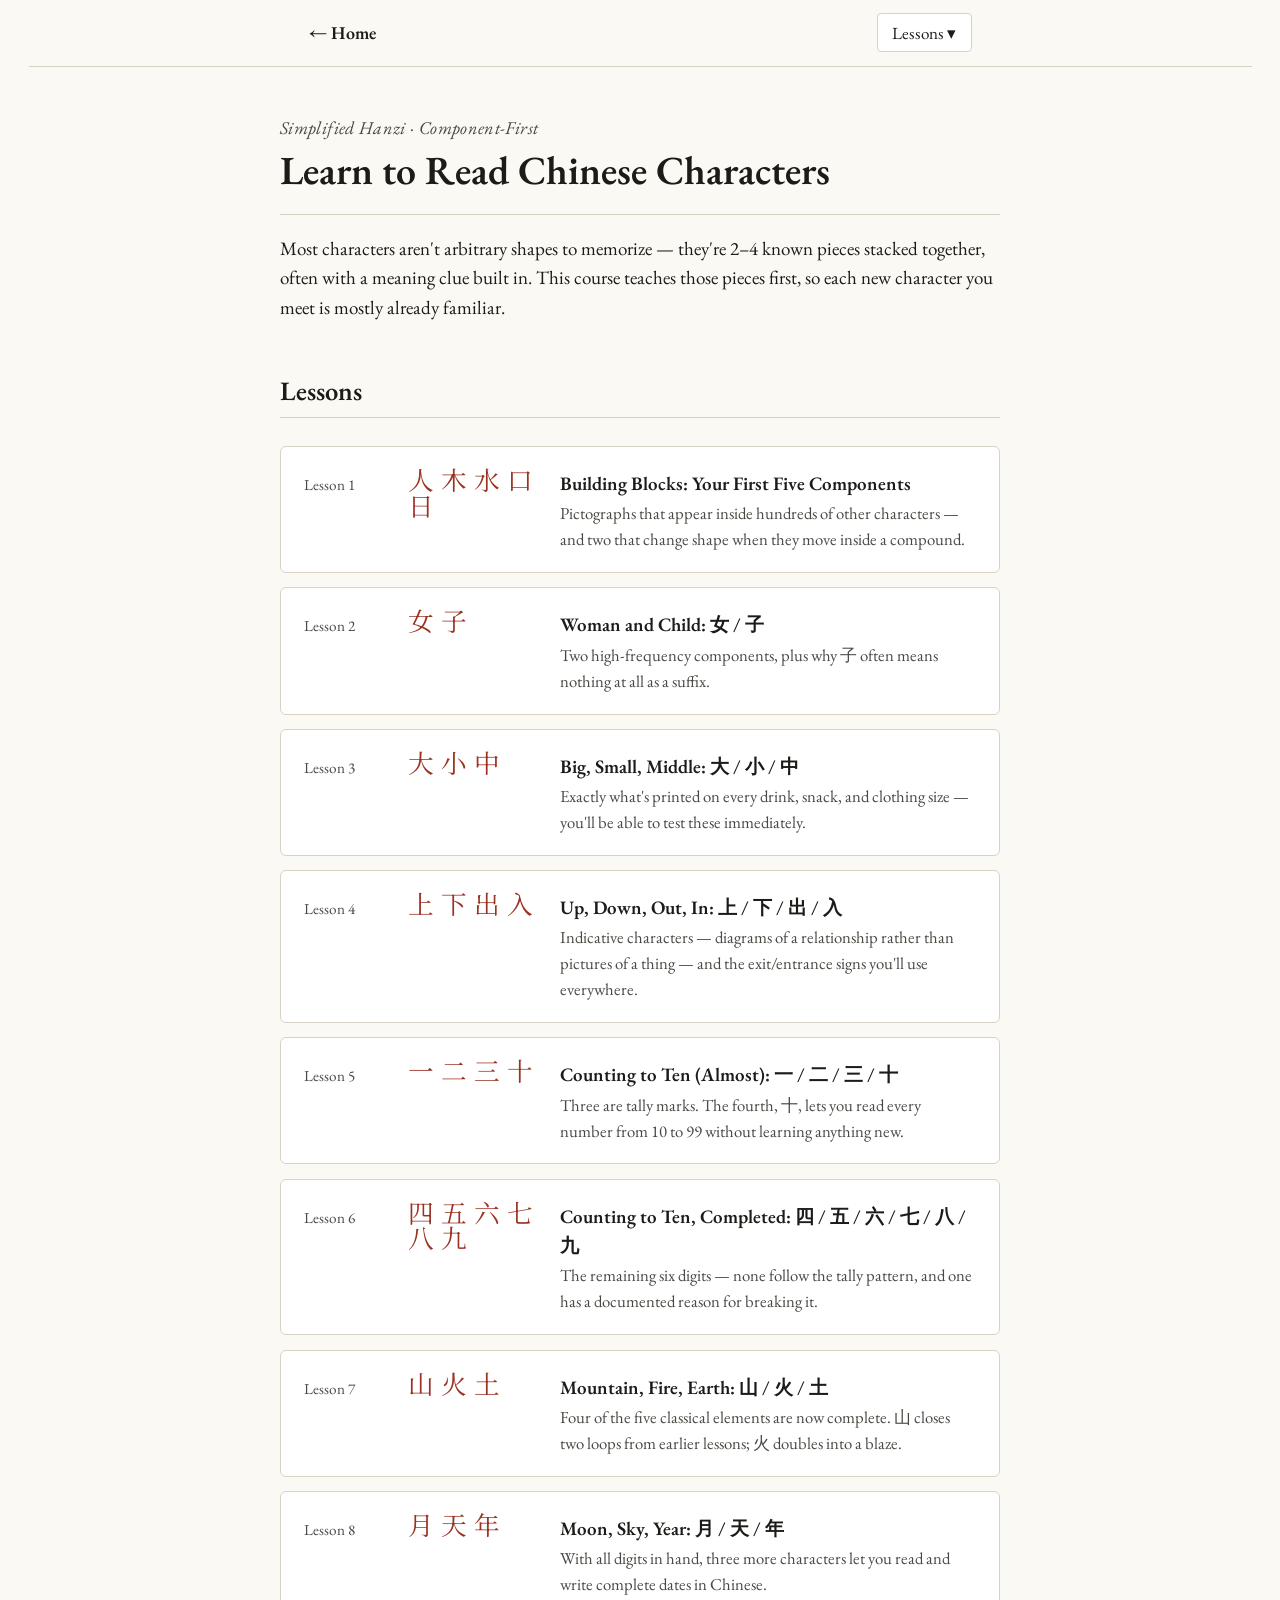
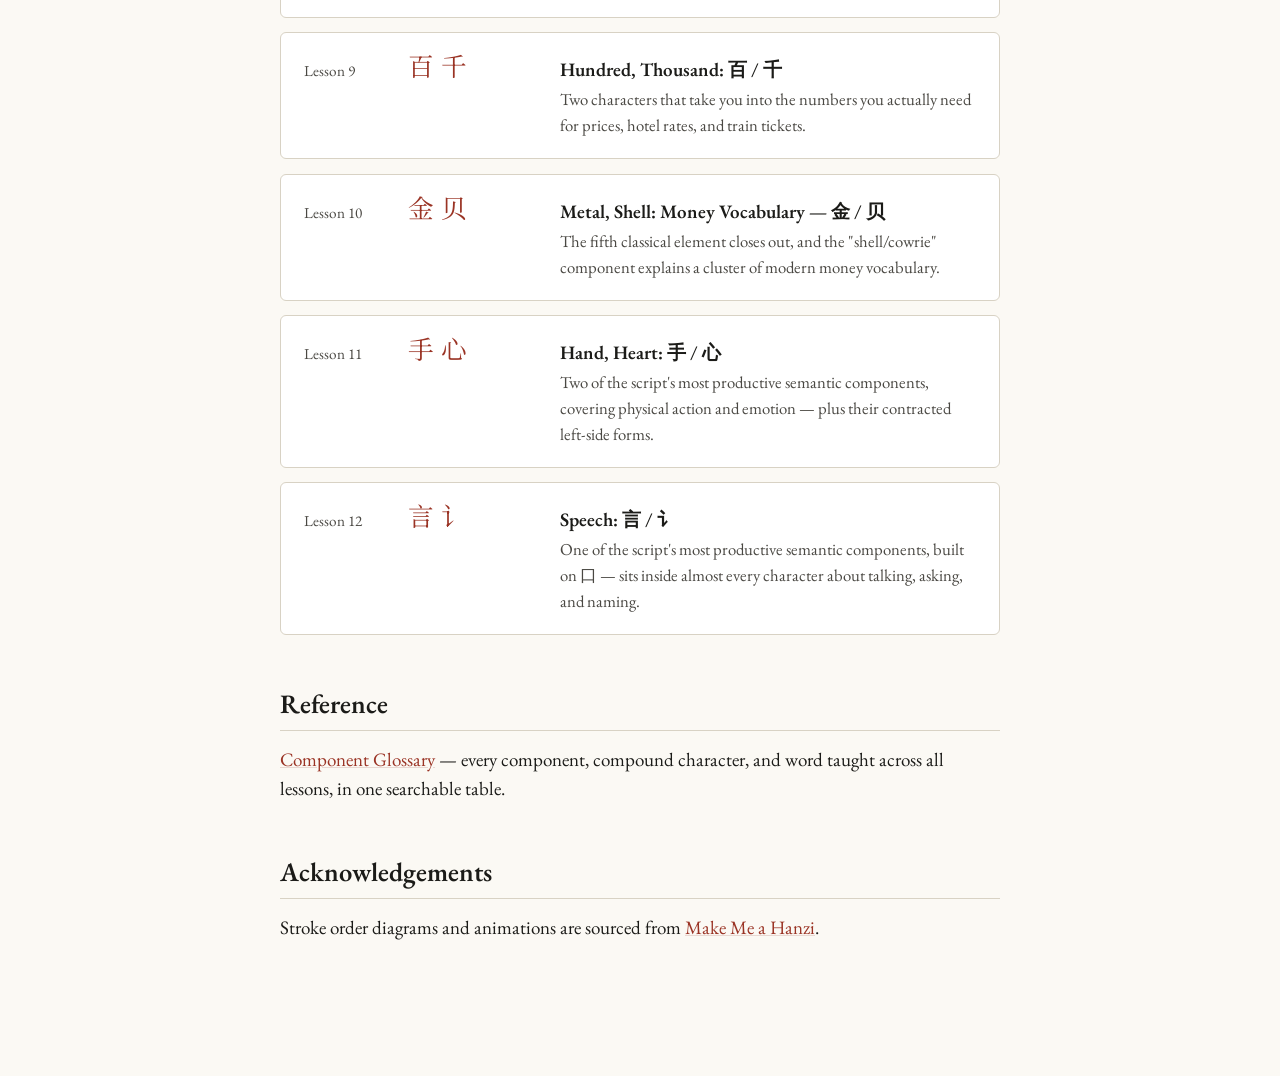
<file: public_html/index.html>
<!DOCTYPE html>
<html lang="en">
<head>
<meta charset="UTF-8">
<meta name="viewport" content="width=device-width, initial-scale=1">
<title>Simplified Hanzi — A Component-First Course</title>
<link rel="stylesheet" href="assets/style.css?v=2">
<style>
  .lesson-list {
    list-style: none;
    padding: 0;
    margin: 1.5rem 0;
  }
  .lesson-list li {
    border: 1px solid var(--rule);
    border-radius: 6px;
    background: var(--card);
    margin-bottom: 0.75rem;
  }
  .lesson-list a.lesson-link {
    display: flex;
    align-items: baseline;
    gap: 1rem;
    padding: 1rem 1.2rem;
    text-decoration: none;
    color: inherit;
  }
  .lesson-list a.lesson-link:hover {
    background: var(--accent-soft);
    border-radius: 5px;
  }
  .lesson-num {
    font-size: 0.8rem;
    color: var(--ink-soft);
    white-space: nowrap;
    min-width: 4.5rem;
  }
  .lesson-glyphs {
    font-family: 'Noto Serif SC', 'Songti SC', serif;
    font-size: 1.35rem;
    min-width: 7rem;
    color: var(--accent);
    line-height: 1;
  }
  .lesson-title {
    font-weight: 600;
    flex: 1;
  }
  .lesson-blurb {
    font-size: 0.88rem;
    color: var(--ink-soft);
    margin-top: 0.15rem;
  }
  .lesson-body {
    display: flex;
    flex-direction: column;
  }
  @media (max-width: 520px) {
    .lesson-list a.lesson-link { flex-wrap: wrap; }
    .lesson-glyphs { min-width: auto; }
  }
</style>
</head>
<body>
<div id="site-nav-root"></div>
<div class="page">

  <header class="lesson-header">
    <p class="kicker">Simplified Hanzi · Component-First</p>
    <h1>Learn to Read Chinese Characters</h1>
  </header>

  <p>Most characters aren't arbitrary shapes to memorize — they're 2–4 known pieces stacked together, often with a meaning clue built in. This course teaches those pieces first, so each new character you meet is mostly already familiar.</p>

  <h2>Lessons</h2>

  <ul class="lesson-list">
    <li>
      <a class="lesson-link" href="lessons/0001-foundational-components.html">
        <span class="lesson-num">Lesson 1</span>
        <span class="lesson-glyphs">人 木 水 口 日</span>
        <span class="lesson-body">
          <span class="lesson-title">Building Blocks: Your First Five Components</span>
          <span class="lesson-blurb">Pictographs that appear inside hundreds of other characters — and two that change shape when they move inside a compound.</span>
        </span>
      </a>
    </li>
    <li>
      <a class="lesson-link" href="lessons/0002-woman-and-child.html">
        <span class="lesson-num">Lesson 2</span>
        <span class="lesson-glyphs">女 子</span>
        <span class="lesson-body">
          <span class="lesson-title">Woman and Child: 女 / 子</span>
          <span class="lesson-blurb">Two high-frequency components, plus why 子 often means nothing at all as a suffix.</span>
        </span>
      </a>
    </li>
    <li>
      <a class="lesson-link" href="lessons/0003-big-small-middle.html">
        <span class="lesson-num">Lesson 3</span>
        <span class="lesson-glyphs">大 小 中</span>
        <span class="lesson-body">
          <span class="lesson-title">Big, Small, Middle: 大 / 小 / 中</span>
          <span class="lesson-blurb">Exactly what's printed on every drink, snack, and clothing size — you'll be able to test these immediately.</span>
        </span>
      </a>
    </li>
    <li>
      <a class="lesson-link" href="lessons/0004-up-down-out-in.html">
        <span class="lesson-num">Lesson 4</span>
        <span class="lesson-glyphs">上 下 出 入</span>
        <span class="lesson-body">
          <span class="lesson-title">Up, Down, Out, In: 上 / 下 / 出 / 入</span>
          <span class="lesson-blurb">Indicative characters — diagrams of a relationship rather than pictures of a thing — and the exit/entrance signs you'll use everywhere.</span>
        </span>
      </a>
    </li>
    <li>
      <a class="lesson-link" href="lessons/0005-counting-to-ten.html">
        <span class="lesson-num">Lesson 5</span>
        <span class="lesson-glyphs">一 二 三 十</span>
        <span class="lesson-body">
          <span class="lesson-title">Counting to Ten (Almost): 一 / 二 / 三 / 十</span>
          <span class="lesson-blurb">Three are tally marks. The fourth, 十, lets you read every number from 10 to 99 without learning anything new.</span>
        </span>
      </a>
    </li>
    <li>
      <a class="lesson-link" href="lessons/0006-counting-completed.html">
        <span class="lesson-num">Lesson 6</span>
        <span class="lesson-glyphs">四 五 六 七 八 九</span>
        <span class="lesson-body">
          <span class="lesson-title">Counting to Ten, Completed: 四 / 五 / 六 / 七 / 八 / 九</span>
          <span class="lesson-blurb">The remaining six digits — none follow the tally pattern, and one has a documented reason for breaking it.</span>
        </span>
      </a>
    </li>
    <li>
      <a class="lesson-link" href="lessons/0007-mountain-fire-earth.html">
        <span class="lesson-num">Lesson 7</span>
        <span class="lesson-glyphs">山 火 土</span>
        <span class="lesson-body">
          <span class="lesson-title">Mountain, Fire, Earth: 山 / 火 / 土</span>
          <span class="lesson-blurb">Four of the five classical elements are now complete. 山 closes two loops from earlier lessons; 火 doubles into a blaze.</span>
        </span>
      </a>
    </li>
    <li>
      <a class="lesson-link" href="lessons/0008-moon-sky-year.html">
        <span class="lesson-num">Lesson 8</span>
        <span class="lesson-glyphs">月 天 年</span>
        <span class="lesson-body">
          <span class="lesson-title">Moon, Sky, Year: 月 / 天 / 年</span>
          <span class="lesson-blurb">With all digits in hand, three more characters let you read and write complete dates in Chinese.</span>
        </span>
      </a>
    </li>
    <li>
      <a class="lesson-link" href="lessons/0009-hundred-thousand.html">
        <span class="lesson-num">Lesson 9</span>
        <span class="lesson-glyphs">百 千</span>
        <span class="lesson-body">
          <span class="lesson-title">Hundred, Thousand: 百 / 千</span>
          <span class="lesson-blurb">Two characters that take you into the numbers you actually need for prices, hotel rates, and train tickets.</span>
        </span>
      </a>
    </li>
    <li>
      <a class="lesson-link" href="lessons/0010-metal-shell-money.html">
        <span class="lesson-num">Lesson 10</span>
        <span class="lesson-glyphs">金 贝</span>
        <span class="lesson-body">
          <span class="lesson-title">Metal, Shell: Money Vocabulary — 金 / 贝</span>
          <span class="lesson-blurb">The fifth classical element closes out, and the "shell/cowrie" component explains a cluster of modern money vocabulary.</span>
        </span>
      </a>
    </li>
    <li>
      <a class="lesson-link" href="lessons/0011-hand-heart.html">
        <span class="lesson-num">Lesson 11</span>
        <span class="lesson-glyphs">手 心</span>
        <span class="lesson-body">
          <span class="lesson-title">Hand, Heart: 手 / 心</span>
          <span class="lesson-blurb">Two of the script's most productive semantic components, covering physical action and emotion — plus their contracted left-side forms.</span>
        </span>
      </a>
    </li>
    <li>
      <a class="lesson-link" href="lessons/0012-speech.html">
        <span class="lesson-num">Lesson 12</span>
        <span class="lesson-glyphs">言 讠</span>
        <span class="lesson-body">
          <span class="lesson-title">Speech: 言 / 讠</span>
          <span class="lesson-blurb">One of the script's most productive semantic components, built on 口 — sits inside almost every character about talking, asking, and naming.</span>
        </span>
      </a>
    </li>
  </ul>

  <h2>Reference</h2>
  <p><a href="reference/components-glossary.html">Component Glossary</a> — every component, compound character, and word taught across all lessons, in one searchable table.</p>

  <h2>Acknowledgements</h2>
  <p>Stroke order diagrams and animations are sourced from <a href="https://www.skishore.me/makemeahanzi/">Make Me a Hanzi</a>.</p>

</div>
<script src="assets/nav.js?v=2"></script>
</body>
</html>
</file>
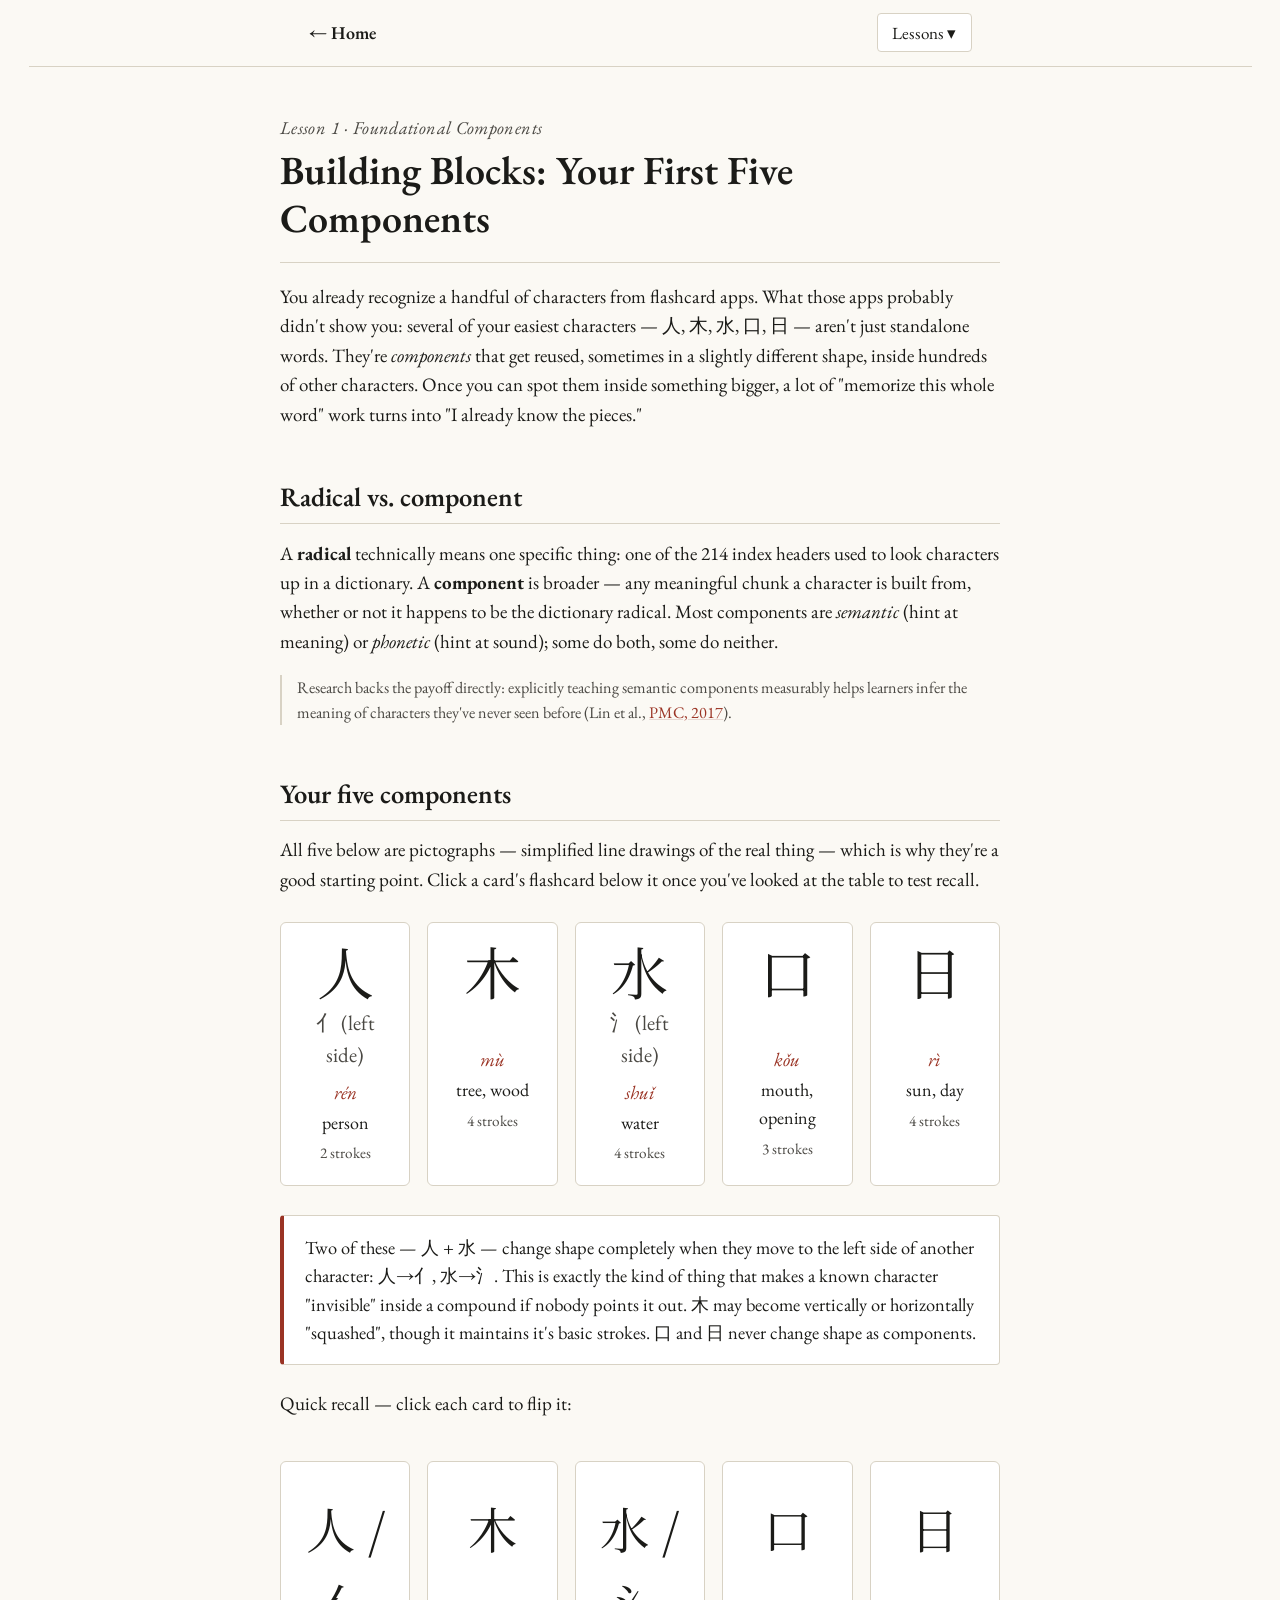
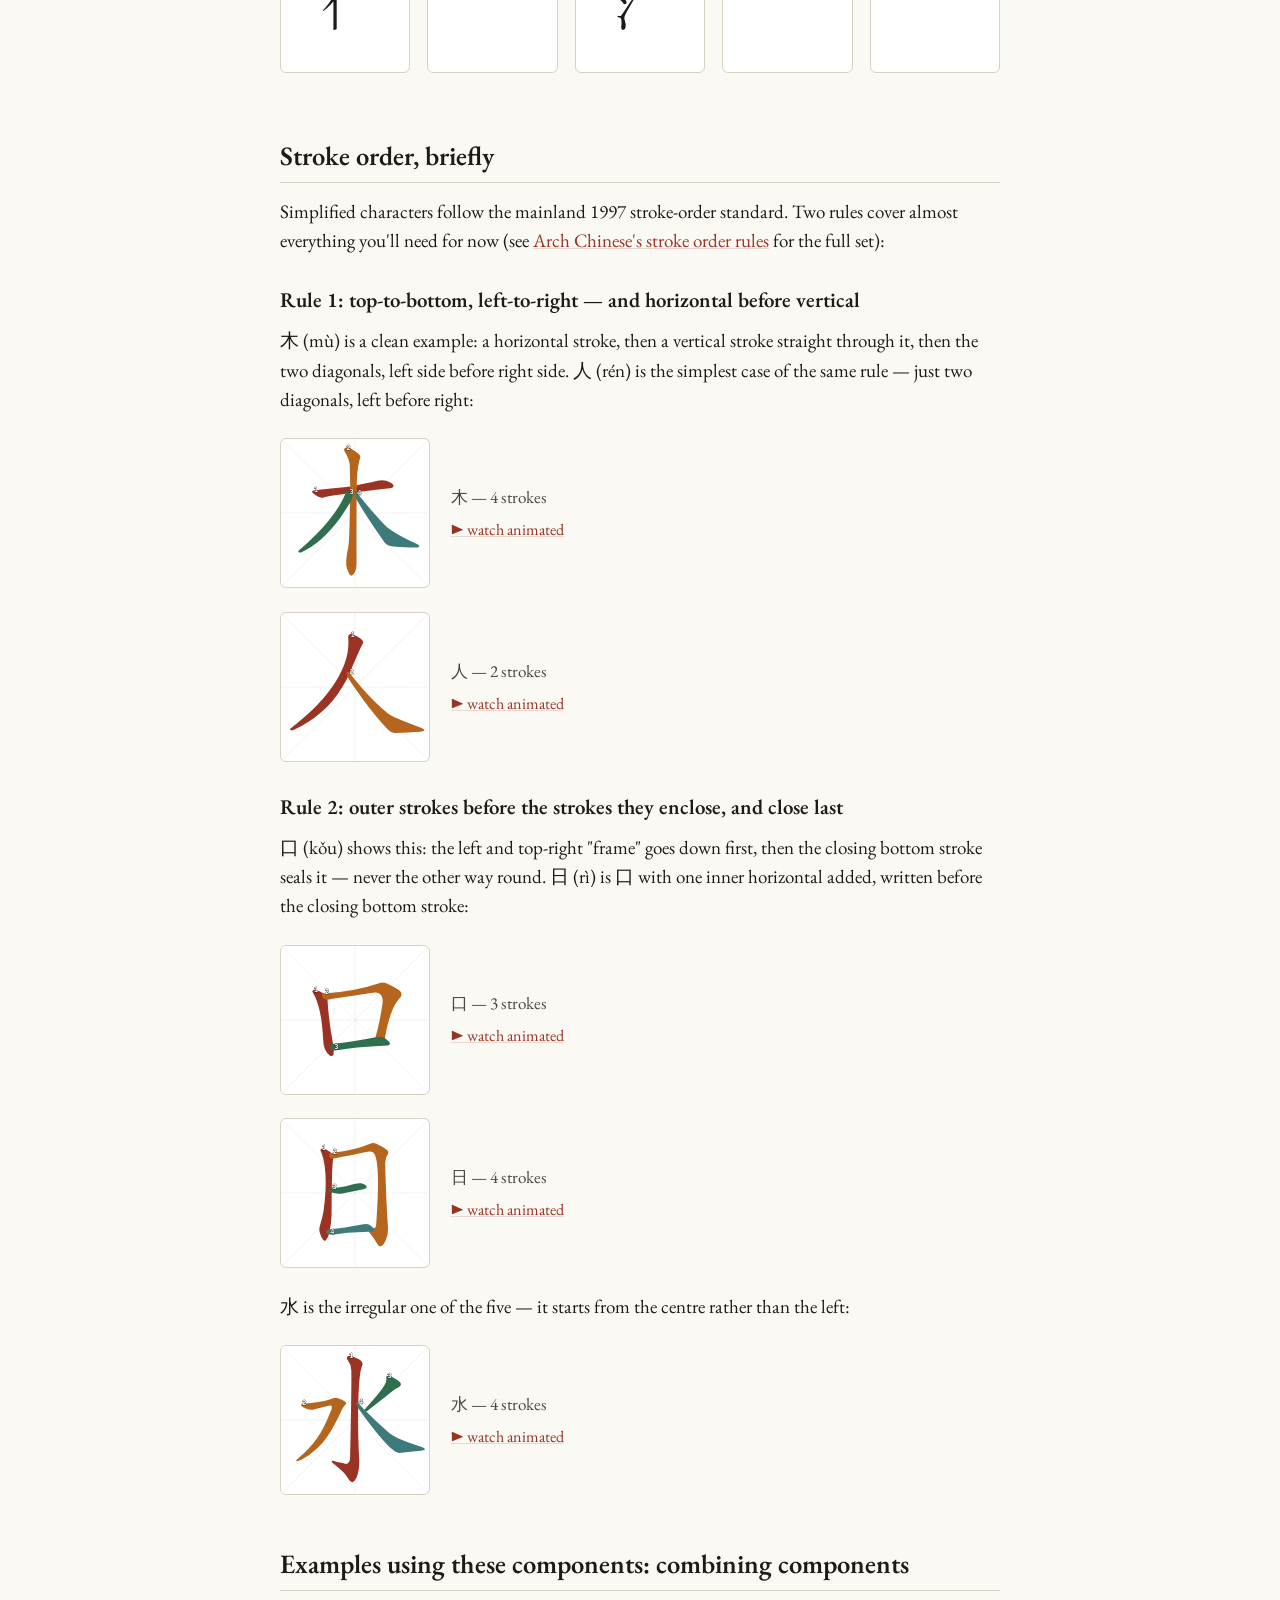
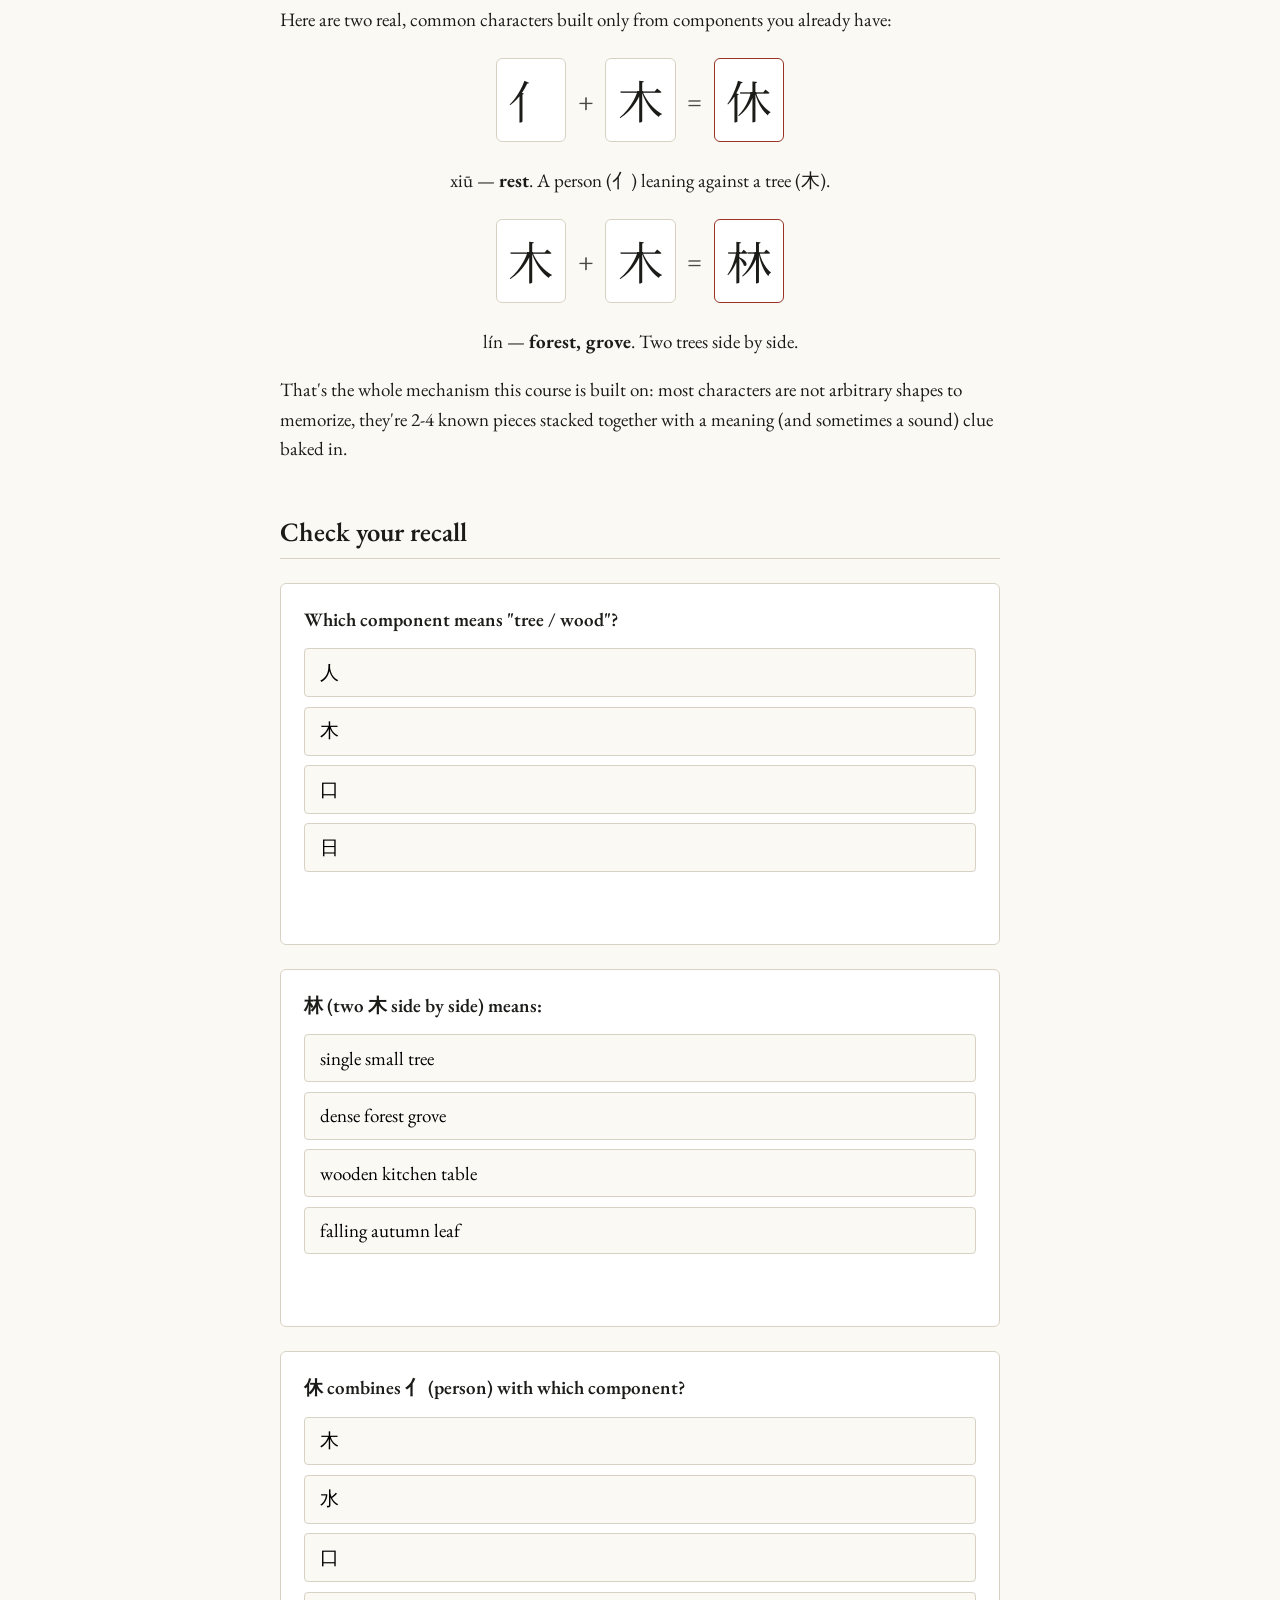
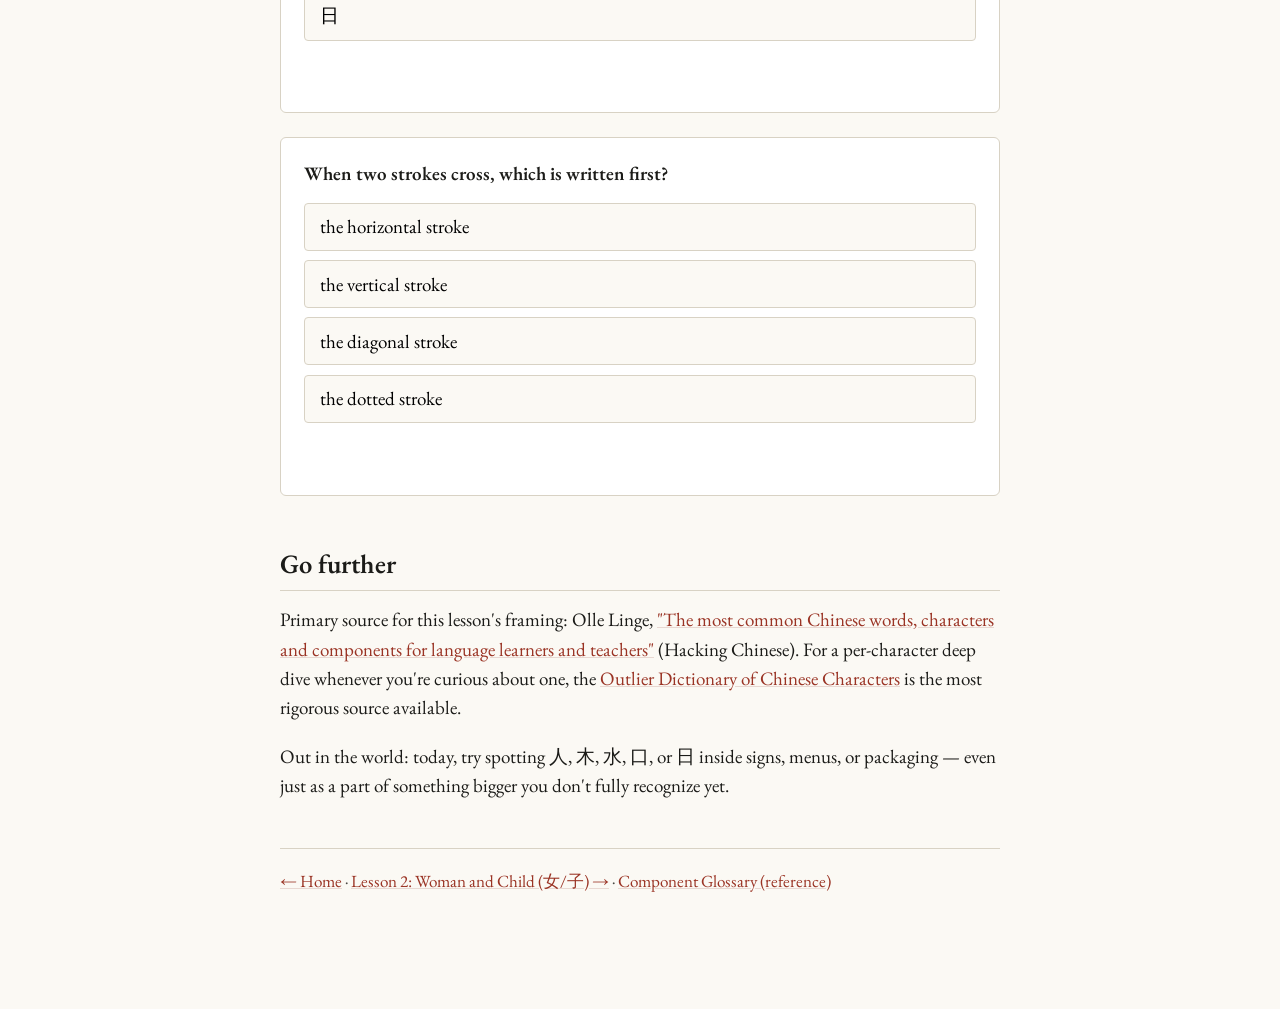
<file: public_html/lessons/0001-foundational-components.html>
<!DOCTYPE html>
<html lang="en">
<head>
<meta charset="UTF-8">
  <meta name="viewport" content="width=device-width, initial-scale=1">
<title>Lesson 1 — Building Blocks: Your First Five Components</title>
<link rel="stylesheet" href="../assets/style.css?v=2">
</head>
<body>
<div id="site-nav-root"></div>
<div class="page">

  <header class="lesson-header">
    <p class="kicker">Lesson 1 · Foundational Components</p>
    <h1>Building Blocks: Your First Five Components</h1>
  </header>

  <p>You already recognize a handful of characters from flashcard apps. What those apps probably didn't show you: several of your easiest characters — 人, 木, 水, 口, 日 — aren't just standalone words. They're <em>components</em> that get reused, sometimes in a slightly different shape, inside hundreds of other characters. Once you can spot them inside something bigger, a lot of "memorize this whole word" work turns into "I already know the pieces."</p>

  <h2>Radical vs. component</h2>
  <p>A <strong>radical</strong> technically means one specific thing: one of the 214 index headers used to look characters up in a dictionary. A <strong>component</strong> is broader — any meaningful chunk a character is built from, whether or not it happens to be the dictionary radical. Most components are <em>semantic</em> (hint at meaning) or <em>phonetic</em> (hint at sound); some do both, some do neither.</p>
  <p class="sidenote">Research backs the payoff directly: explicitly teaching semantic components measurably helps learners infer the meaning of characters they've never seen before (Lin et al., <a href="https://www.ncbi.nlm.nih.gov/pmc/articles/PMC5660119/">PMC, 2017</a>).</p>

  <h2>Your five components</h2>
  <p>All five below are pictographs — simplified line drawings of the real thing — which is why they're a good starting point. Click a card's flashcard below it once you've looked at the table to test recall.</p>

  <div class="card-grid">
    <div class="char-card">
      <div class="glyph">人</div>
      <div class="variant">亻 (left side)</div>
      <div class="pinyin">rén</div>
      <div class="meaning">person</div>
      <div class="strokes">2 strokes</div>
    </div>
    <div class="char-card">
      <div class="glyph">木</div>
      <div class="variant">&nbsp;</div>
      <div class="pinyin">mù</div>
      <div class="meaning">tree, wood</div>
      <div class="strokes">4 strokes</div>
    </div>
    <div class="char-card">
      <div class="glyph">水</div>
      <div class="variant">氵 (left side)</div>
      <div class="pinyin">shuǐ</div>
      <div class="meaning">water</div>
      <div class="strokes">4 strokes</div>
    </div>
    <div class="char-card">
      <div class="glyph">口</div>
      <div class="variant">&nbsp;</div>
      <div class="pinyin">kǒu</div>
      <div class="meaning">mouth, opening</div>
      <div class="strokes">3 strokes</div>
    </div>
    <div class="char-card">
      <div class="glyph">日</div>
      <div class="variant">&nbsp;</div>
      <div class="pinyin">rì</div>
      <div class="meaning">sun, day</div>
      <div class="strokes">4 strokes</div>
    </div>
  </div>

  <div class="callout">
    Two of these — 人 + 水 — change shape completely when they move to the left side of another character: 人→亻, 水→氵. This is exactly the kind of thing that makes a known character "invisible" inside a compound if nobody points it out. 木 may become vertically or horizontally "squashed", though it maintains it's basic strokes. 口 and 日 never change shape as components.
  </div>

  <p>Quick recall — click each card to flip it:</p>
  <div class="card-grid">
    <div class="flashcard"><div class="front">人 / 亻</div><div class="back">rén — person</div></div>
    <div class="flashcard"><div class="front">木</div><div class="back">mù — tree, wood</div></div>
    <div class="flashcard"><div class="front">水 / 氵</div><div class="back">shuǐ — water</div></div>
    <div class="flashcard"><div class="front">口</div><div class="back">kǒu — mouth, opening</div></div>
    <div class="flashcard"><div class="front">日</div><div class="back">rì — sun, day</div></div>
  </div>

  <h2>Stroke order, briefly</h2>
  <p>Simplified characters follow the mainland 1997 stroke-order standard. Two rules cover almost everything you'll need for now (see <a href="https://www.archchinese.com/chinese_stroke_order_rules.html">Arch Chinese's stroke order rules</a> for the full set):</p>

  <h3>Rule 1: top-to-bottom, left-to-right — and horizontal before vertical</h3>
  <p>木 (mù) is a clean example: a horizontal stroke, then a vertical stroke straight through it, then the two diagonals, left side before right side. 人 (rén) is the simplest case of the same rule — just two diagonals, left before right:</p>
  <div class="stroke-diagram">
    <img src="../assets/strokes/木.svg" alt="Stroke order diagram for 木, 4 strokes">
    <div class="stroke-meta">木 — 4 strokes<br><a class="stroke-watch" href="../assets/strokes-animated/木.svg" target="_blank" rel="noopener">▶ watch animated</a></div>
  </div>
  <div class="stroke-diagram">
    <img src="../assets/strokes/人.svg" alt="Stroke order diagram for 人, 2 strokes">
    <div class="stroke-meta">人 — 2 strokes<br><a class="stroke-watch" href="../assets/strokes-animated/人.svg" target="_blank" rel="noopener">▶ watch animated</a></div>
  </div>

  <h3>Rule 2: outer strokes before the strokes they enclose, and close last</h3>
  <p>口 (kǒu) shows this: the left and top-right "frame" goes down first, then the closing bottom stroke seals it — never the other way round. 日 (rì) is 口 with one inner horizontal added, written before the closing bottom stroke:</p>
  <div class="stroke-diagram">
    <img src="../assets/strokes/口.svg" alt="Stroke order diagram for 口, 3 strokes">
    <div class="stroke-meta">口 — 3 strokes<br><a class="stroke-watch" href="../assets/strokes-animated/口.svg" target="_blank" rel="noopener">▶ watch animated</a></div>
  </div>
  <div class="stroke-diagram">
    <img src="../assets/strokes/日.svg" alt="Stroke order diagram for 日, 4 strokes">
    <div class="stroke-meta">日 — 4 strokes<br><a class="stroke-watch" href="../assets/strokes-animated/日.svg" target="_blank" rel="noopener">▶ watch animated</a></div>
  </div>

  <p>水 is the irregular one of the five — it starts from the centre rather than the left:</p>
  <div class="stroke-diagram">
    <img src="../assets/strokes/水.svg" alt="Stroke order diagram for 水, 4 strokes">
    <div class="stroke-meta">水 — 4 strokes<br><a class="stroke-watch" href="../assets/strokes-animated/水.svg" target="_blank" rel="noopener">▶ watch animated</a></div>
  </div>

  <h2>Examples using these components: combining components</h2>
  <p>Here are two real, common characters built only from components you already have:</p>

  <div class="breakdown">
    <span class="piece">亻</span><span class="op">+</span><span class="piece">木</span><span class="eq">=</span><span class="result">休</span>
  </div>
  <p style="text-align:center">xiū — <strong>rest</strong>. A person (亻) leaning against a tree (木).</p>

  <div class="breakdown">
    <span class="piece">木</span><span class="op">+</span><span class="piece">木</span><span class="eq">=</span><span class="result">林</span>
  </div>
  <p style="text-align:center">lín — <strong>forest, grove</strong>. Two trees side by side.</p>

  <p>That's the whole mechanism this course is built on: most characters are not arbitrary shapes to memorize, they're 2-4 known pieces stacked together with a meaning (and sometimes a sound) clue baked in.</p>

  <h2>Check your recall</h2>

  <div class="quiz-mc" data-answer="2">
    <p class="quiz-question">Which component means "tree / wood"?</p>
    <div class="quiz-options">
      <button>人</button>
      <button>木</button>
      <button>口</button>
      <button>日</button>
    </div>
    <p class="quiz-feedback"></p>
  </div>

  <div class="quiz-mc" data-answer="2">
    <p class="quiz-question">林 (two 木 side by side) means:</p>
    <div class="quiz-options">
      <button>single small tree</button>
      <button>dense forest grove</button>
      <button>wooden kitchen table</button>
      <button>falling autumn leaf</button>
    </div>
    <p class="quiz-feedback"></p>
  </div>

  <div class="quiz-mc" data-answer="1">
    <p class="quiz-question">休 combines 亻 (person) with which component?</p>
    <div class="quiz-options">
      <button>木</button>
      <button>水</button>
      <button>口</button>
      <button>日</button>
    </div>
    <p class="quiz-feedback"></p>
  </div>

  <div class="quiz-mc" data-answer="1">
    <p class="quiz-question">When two strokes cross, which is written first?</p>
    <div class="quiz-options">
      <button>the horizontal stroke</button>
      <button>the vertical stroke</button>
      <button>the diagonal stroke</button>
      <button>the dotted stroke</button>
    </div>
    <p class="quiz-feedback"></p>
  </div>

  <h2>Go further</h2>
  <p>Primary source for this lesson's framing: Olle Linge, <a href="https://www.hackingchinese.com/the-most-common-chinese-words-characters-and-components-for-language-learners-and-teachers/">"The most common Chinese words, characters and components for language learners and teachers"</a> (Hacking Chinese). For a per-character deep dive whenever you're curious about one, the <a href="https://www.outlier-linguistics.com/products/outlier-dictionary-of-chinese-characters">Outlier Dictionary of Chinese Characters</a> is the most rigorous source available.</p>

  <p>Out in the world: today, try spotting 人, 木, 水, 口, or 日 inside signs, menus, or packaging — even just as a part of something bigger you don't fully recognize yet.</p>

  <nav class="lesson-nav">
    <a href="../index.html">← Home</a> ·
    <a href="0002-woman-and-child.html">Lesson 2: Woman and Child (女/子) →</a> ·
    <a href="../reference/components-glossary.html">Component Glossary (reference)</a>
  </nav>

</div>
<script src="../assets/quiz.js?v=2"></script>
<script src="../assets/nav.js?v=2"></script>
</body>
</html>
</file>
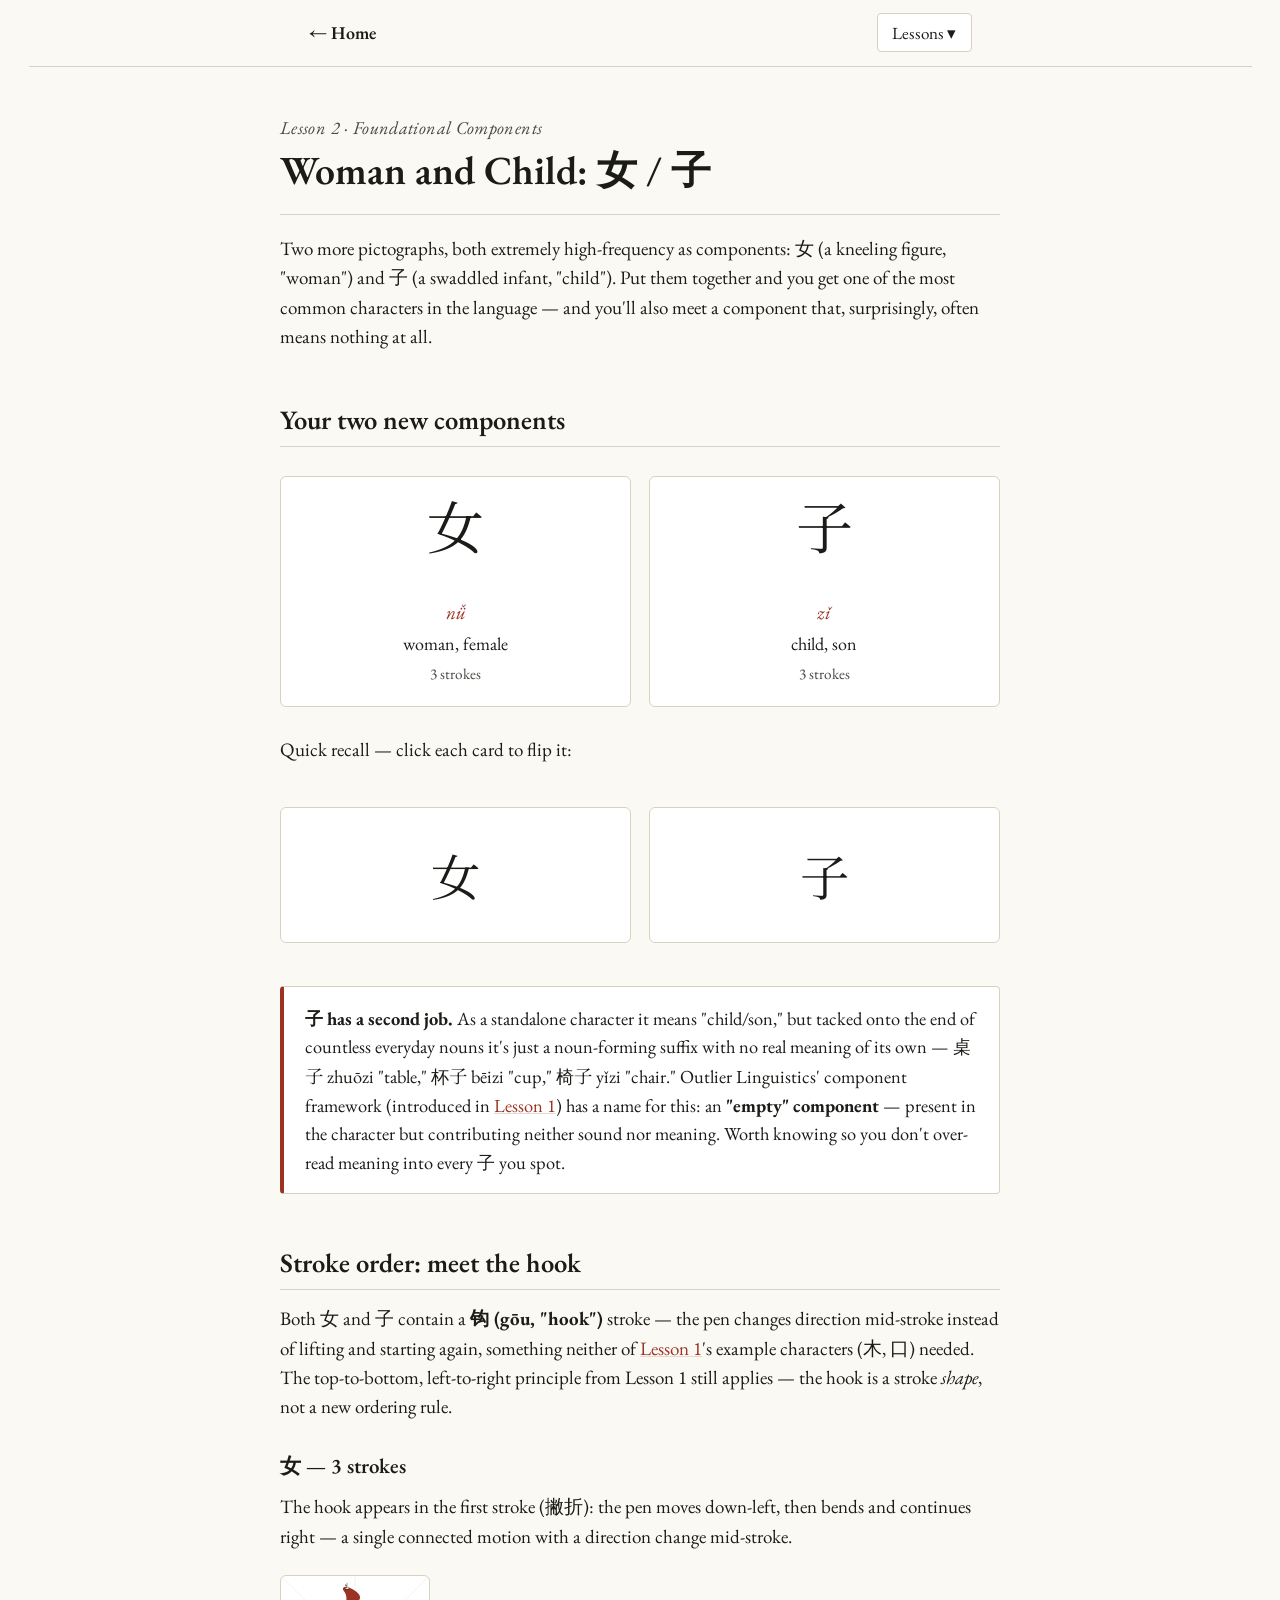
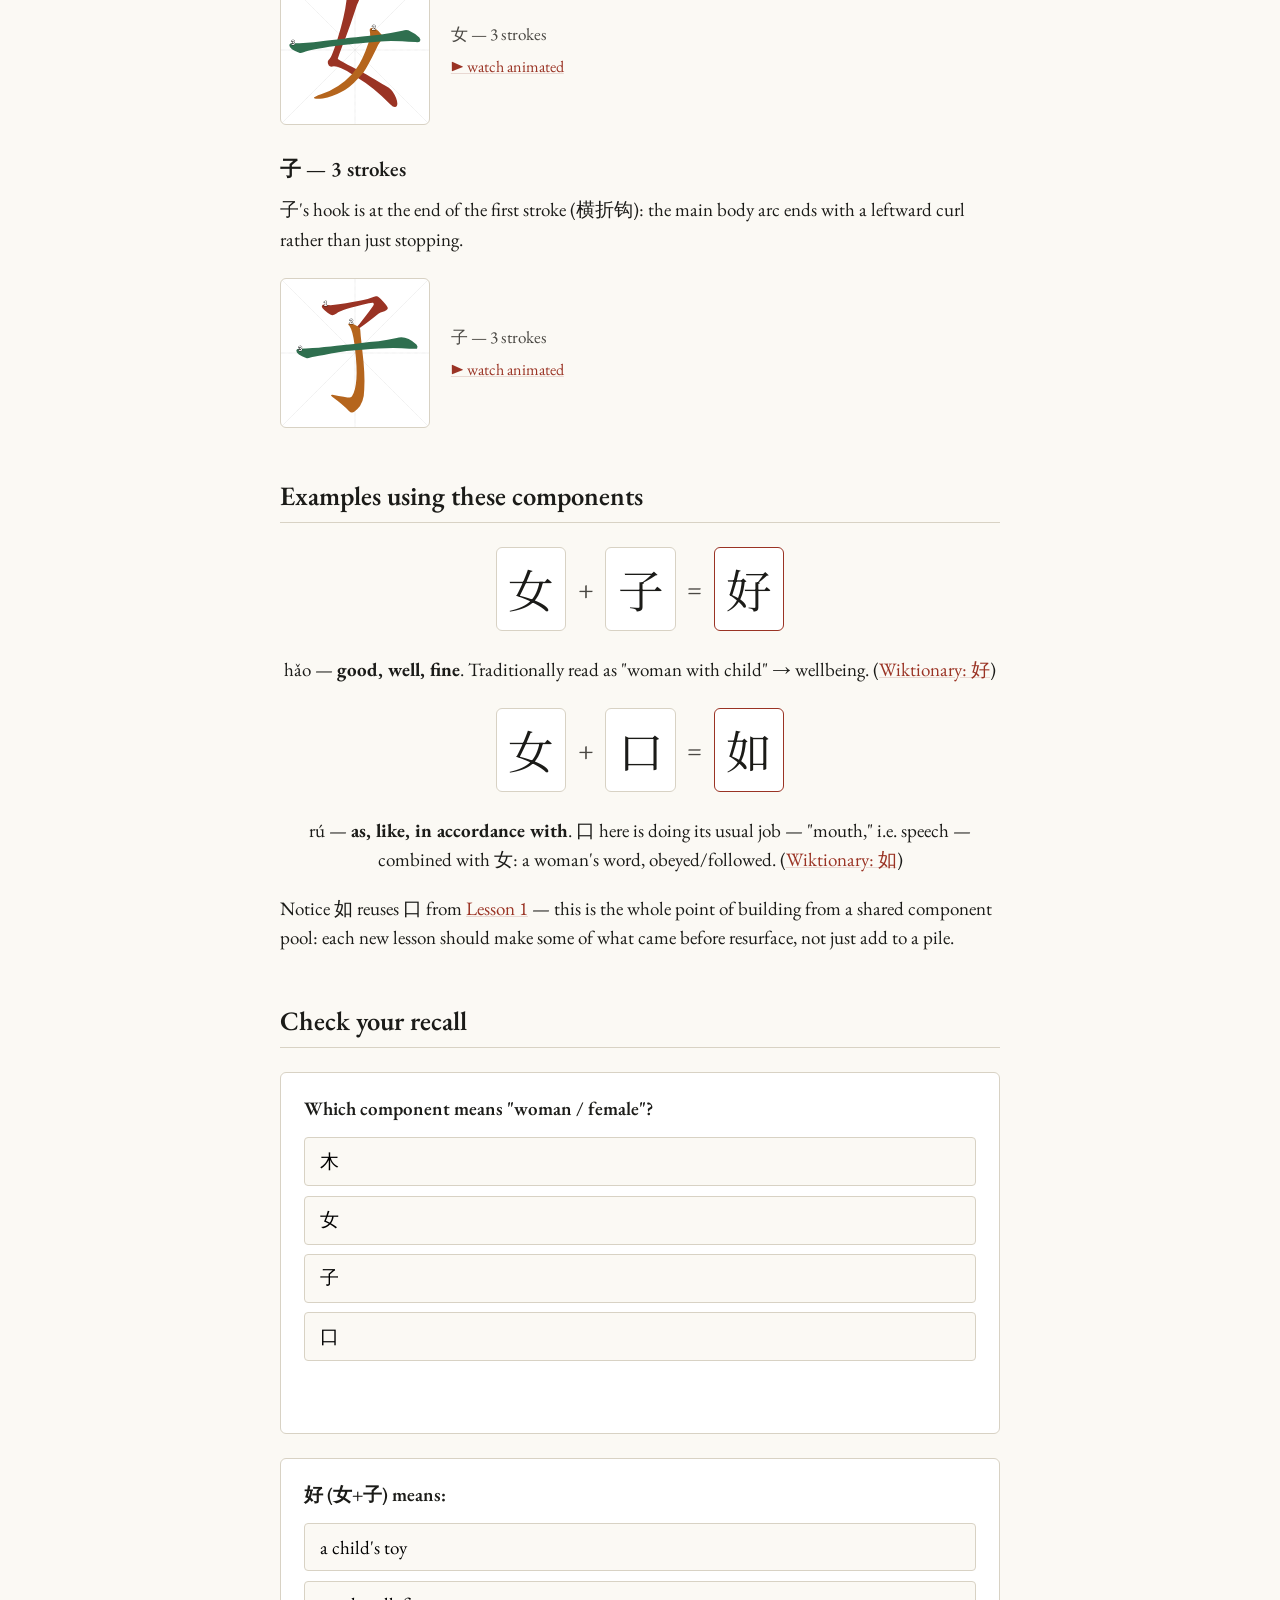
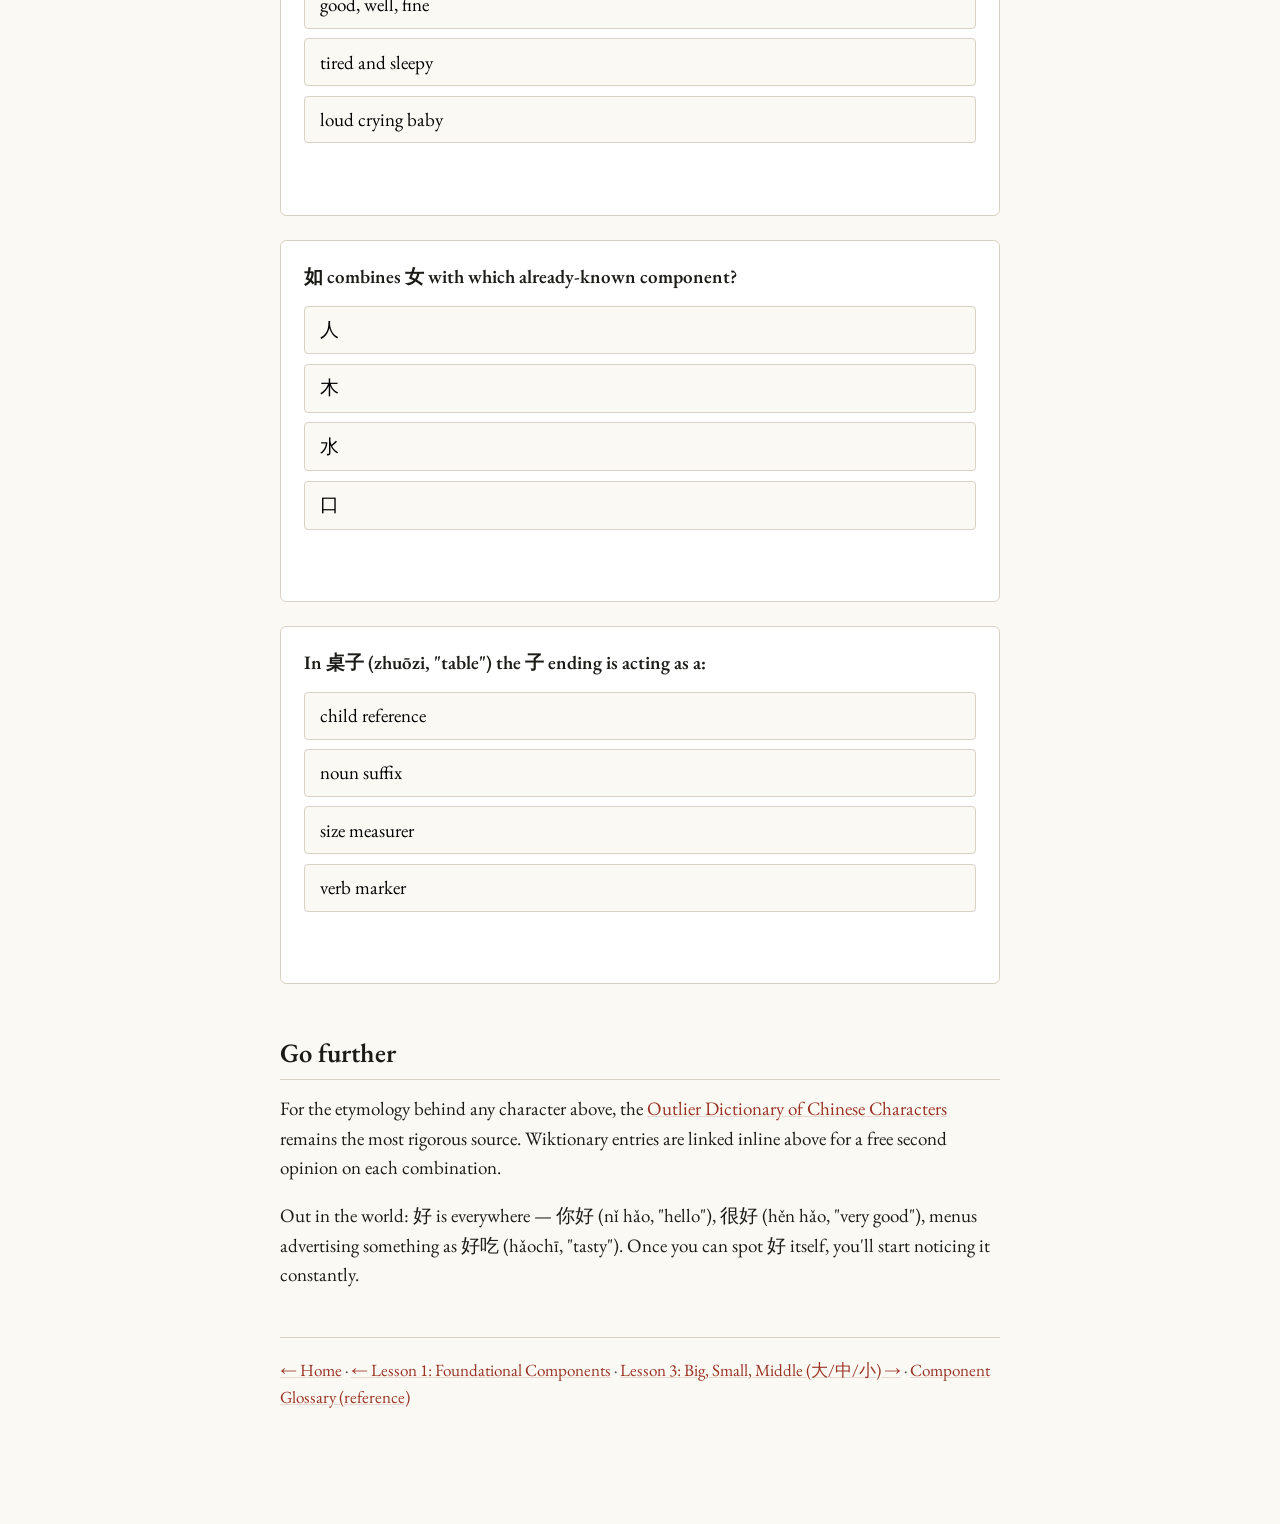
<file: public_html/lessons/0002-woman-and-child.html>
<!DOCTYPE html>
<html lang="en">
<head>
<meta charset="UTF-8">
  <meta name="viewport" content="width=device-width, initial-scale=1">
<title>Lesson 2 — Woman and Child: 女 / 子</title>
<link rel="stylesheet" href="../assets/style.css?v=2">
</head>
<body>
<div id="site-nav-root"></div>
<div class="page">

  <header class="lesson-header">
    <p class="kicker">Lesson 2 · Foundational Components</p>
    <h1>Woman and Child: 女 / 子</h1>
  </header>

  <p>Two more pictographs, both extremely high-frequency as components: 女 (a kneeling figure, "woman") and 子 (a swaddled infant, "child"). Put them together and you get one of the most common characters in the language — and you'll also meet a component that, surprisingly, often means nothing at all.</p>

  <h2>Your two new components</h2>

  <div class="card-grid">
    <div class="char-card">
      <div class="glyph">女</div>
      <div class="variant">&nbsp;</div>
      <div class="pinyin">nǚ</div>
      <div class="meaning">woman, female</div>
      <div class="strokes">3 strokes</div>
    </div>
    <div class="char-card">
      <div class="glyph">子</div>
      <div class="variant">&nbsp;</div>
      <div class="pinyin">zǐ</div>
      <div class="meaning">child, son</div>
      <div class="strokes">3 strokes</div>
    </div>
  </div>

  <p>Quick recall — click each card to flip it:</p>
  <div class="card-grid">
    <div class="flashcard"><div class="front">女</div><div class="back">nǚ — woman, female</div></div>
    <div class="flashcard"><div class="front">子</div><div class="back">zǐ — child, son</div></div>
  </div>

  <div class="callout">
    <strong>子 has a second job.</strong> As a standalone character it means "child/son," but tacked onto the end of countless everyday nouns it's just a noun-forming suffix with no real meaning of its own — 桌<span class="han">子</span> zhuōzi "table," 杯<span class="han">子</span> bēizi "cup," 椅<span class="han">子</span> yǐzi "chair." Outlier Linguistics' component framework (introduced in <a href="0001-foundational-components.html">Lesson 1</a>) has a name for this: an <strong>"empty" component</strong> — present in the character but contributing neither sound nor meaning. Worth knowing so you don't over-read meaning into every 子 you spot.
  </div>

  <h2>Stroke order: meet the hook</h2>
  <p>Both 女 and 子 contain a <strong>钩 (gōu, "hook")</strong> stroke — the pen changes direction mid-stroke instead of lifting and starting again, something neither of <a href="0001-foundational-components.html">Lesson 1</a>'s example characters (木, 口) needed. The top-to-bottom, left-to-right principle from Lesson 1 still applies — the hook is a stroke <em>shape</em>, not a new ordering rule.</p>

  <h3>女 — 3 strokes</h3>
  <p>The hook appears in the first stroke (撇折): the pen moves down-left, then bends and continues right — a single connected motion with a direction change mid-stroke.</p>
  <div class="stroke-diagram">
    <img src="../assets/strokes/女.svg" alt="Stroke order diagram for 女, 3 strokes">
    <div class="stroke-meta">女 — 3 strokes<br><a class="stroke-watch" href="../assets/strokes-animated/女.svg" target="_blank" rel="noopener">▶ watch animated</a></div>
  </div>

  <h3>子 — 3 strokes</h3>
  <p>子's hook is at the end of the first stroke (横折钩): the main body arc ends with a leftward curl rather than just stopping.</p>
  <div class="stroke-diagram">
    <img src="../assets/strokes/子.svg" alt="Stroke order diagram for 子, 3 strokes">
    <div class="stroke-meta">子 — 3 strokes<br><a class="stroke-watch" href="../assets/strokes-animated/子.svg" target="_blank" rel="noopener">▶ watch animated</a></div>
  </div>

  <h2>Examples using these components</h2>

  <div class="breakdown">
    <span class="piece">女</span><span class="op">+</span><span class="piece">子</span><span class="eq">=</span><span class="result">好</span>
  </div>
  <p style="text-align:center">hǎo — <strong>good, well, fine</strong>. Traditionally read as "woman with child" → wellbeing. (<a href="https://en.wiktionary.org/wiki/好">Wiktionary: 好</a>)</p>

  <div class="breakdown">
    <span class="piece">女</span><span class="op">+</span><span class="piece">口</span><span class="eq">=</span><span class="result">如</span>
  </div>
  <p style="text-align:center">rú — <strong>as, like, in accordance with</strong>. 口 here is doing its usual job — "mouth," i.e. speech — combined with 女: a woman's word, obeyed/followed. (<a href="https://en.wiktionary.org/wiki/如">Wiktionary: 如</a>)</p>

  <p>Notice 如 reuses 口 from <a href="0001-foundational-components.html">Lesson 1</a> — this is the whole point of building from a shared component pool: each new lesson should make some of what came before resurface, not just add to a pile.</p>

  <h2>Check your recall</h2>

  <div class="quiz-mc" data-answer="2">
    <p class="quiz-question">Which component means "woman / female"?</p>
    <div class="quiz-options">
      <button>木</button>
      <button>女</button>
      <button>子</button>
      <button>口</button>
    </div>
    <p class="quiz-feedback"></p>
  </div>

  <div class="quiz-mc" data-answer="2">
    <p class="quiz-question">好 (女+子) means:</p>
    <div class="quiz-options">
      <button>a child's toy</button>
      <button>good, well, fine</button>
      <button>tired and sleepy</button>
      <button>loud crying baby</button>
    </div>
    <p class="quiz-feedback"></p>
  </div>

  <div class="quiz-mc" data-answer="4">
    <p class="quiz-question">如 combines 女 with which already-known component?</p>
    <div class="quiz-options">
      <button>人</button>
      <button>木</button>
      <button>水</button>
      <button>口</button>
    </div>
    <p class="quiz-feedback"></p>
  </div>

  <div class="quiz-mc" data-answer="2">
    <p class="quiz-question">In 桌子 (zhuōzi, "table") the 子 ending is acting as a:</p>
    <div class="quiz-options">
      <button>child reference</button>
      <button>noun suffix</button>
      <button>size measurer</button>
      <button>verb marker</button>
    </div>
    <p class="quiz-feedback"></p>
  </div>

  <h2>Go further</h2>
  <p>For the etymology behind any character above, the <a href="https://www.outlier-linguistics.com/products/outlier-dictionary-of-chinese-characters">Outlier Dictionary of Chinese Characters</a> remains the most rigorous source. Wiktionary entries are linked inline above for a free second opinion on each combination.</p>

  <p>Out in the world: 好 is everywhere — 你好 (nǐ hǎo, "hello"), 很好 (hěn hǎo, "very good"), menus advertising something as 好吃 (hǎochī, "tasty"). Once you can spot 好 itself, you'll start noticing it constantly.</p>

  <nav class="lesson-nav">
    <a href="../index.html">← Home</a> ·
    <a href="0001-foundational-components.html">← Lesson 1: Foundational Components</a> ·
    <a href="0003-big-small-middle.html">Lesson 3: Big, Small, Middle (大/中/小) →</a> ·
    <a href="../reference/components-glossary.html">Component Glossary (reference)</a>
  </nav>

</div>
<script src="../assets/quiz.js?v=2"></script>
<script src="../assets/nav.js?v=2"></script>
</body>
</html>
</file>
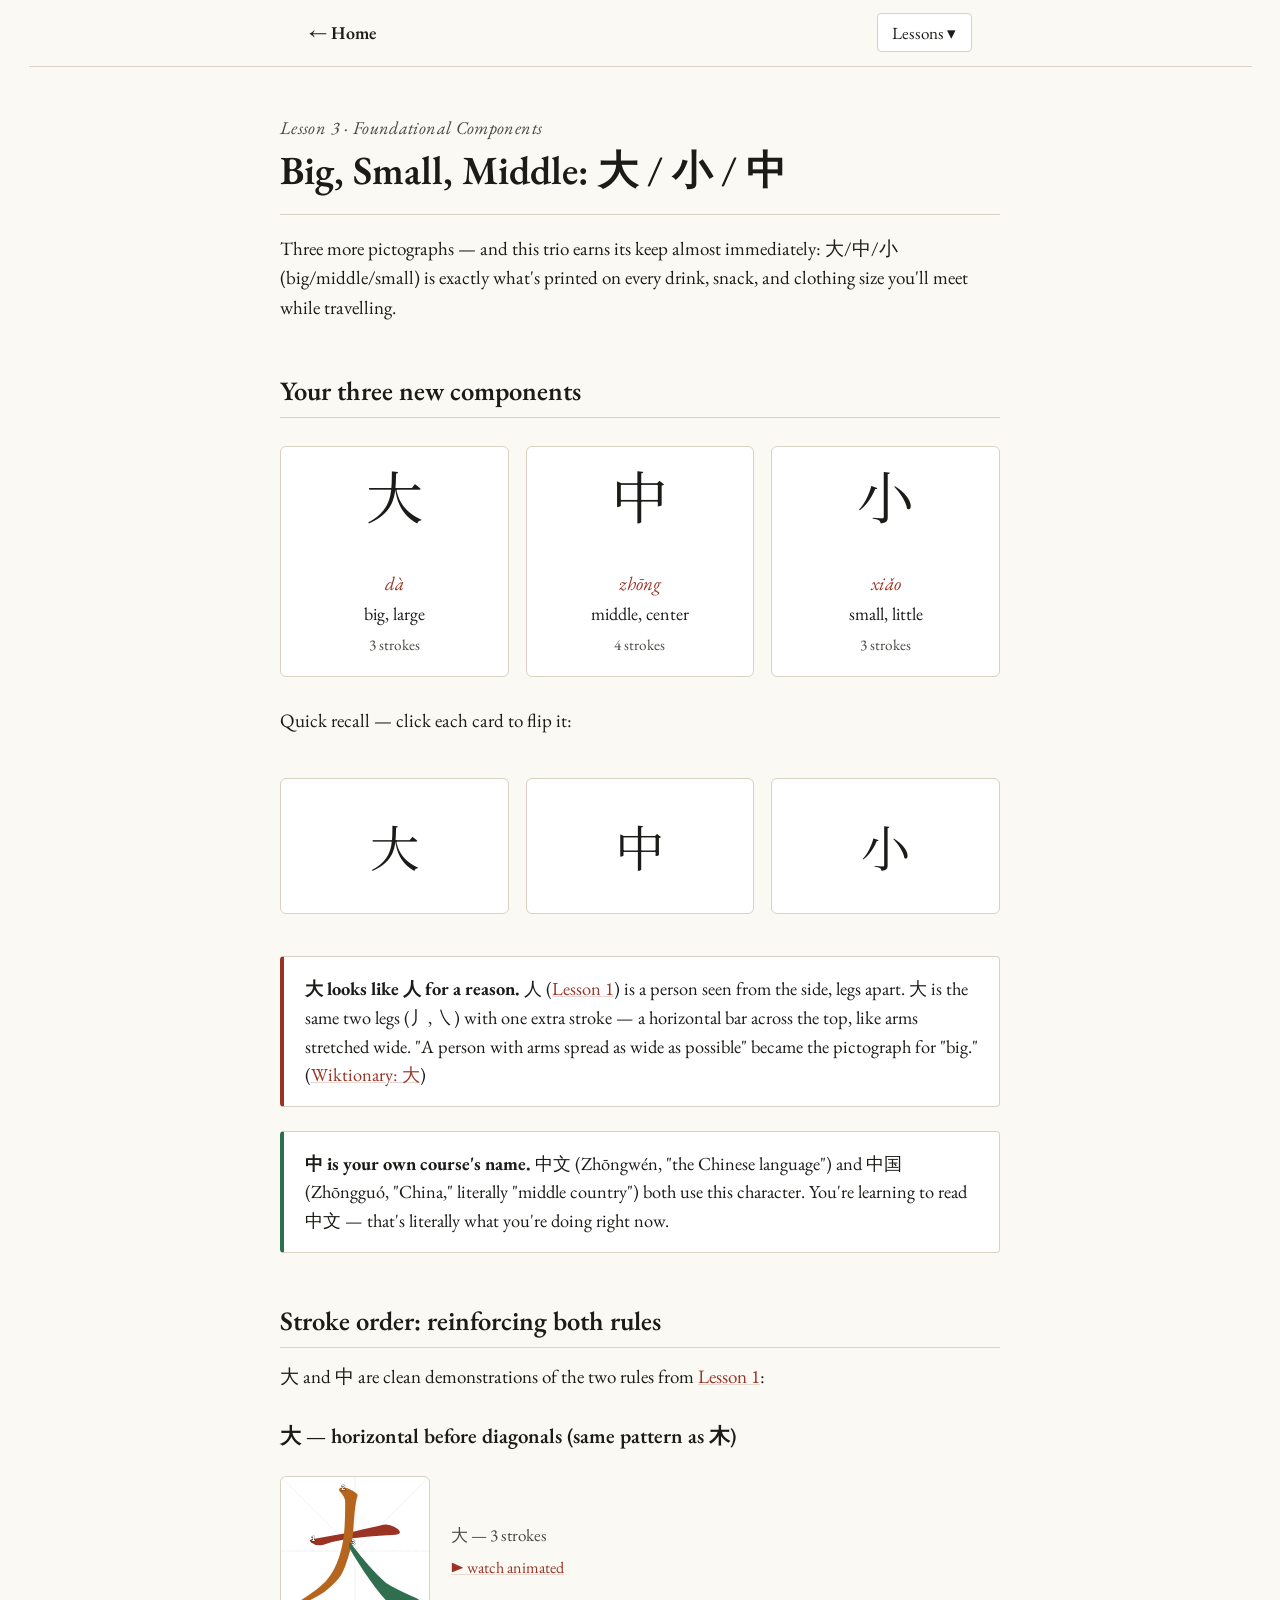
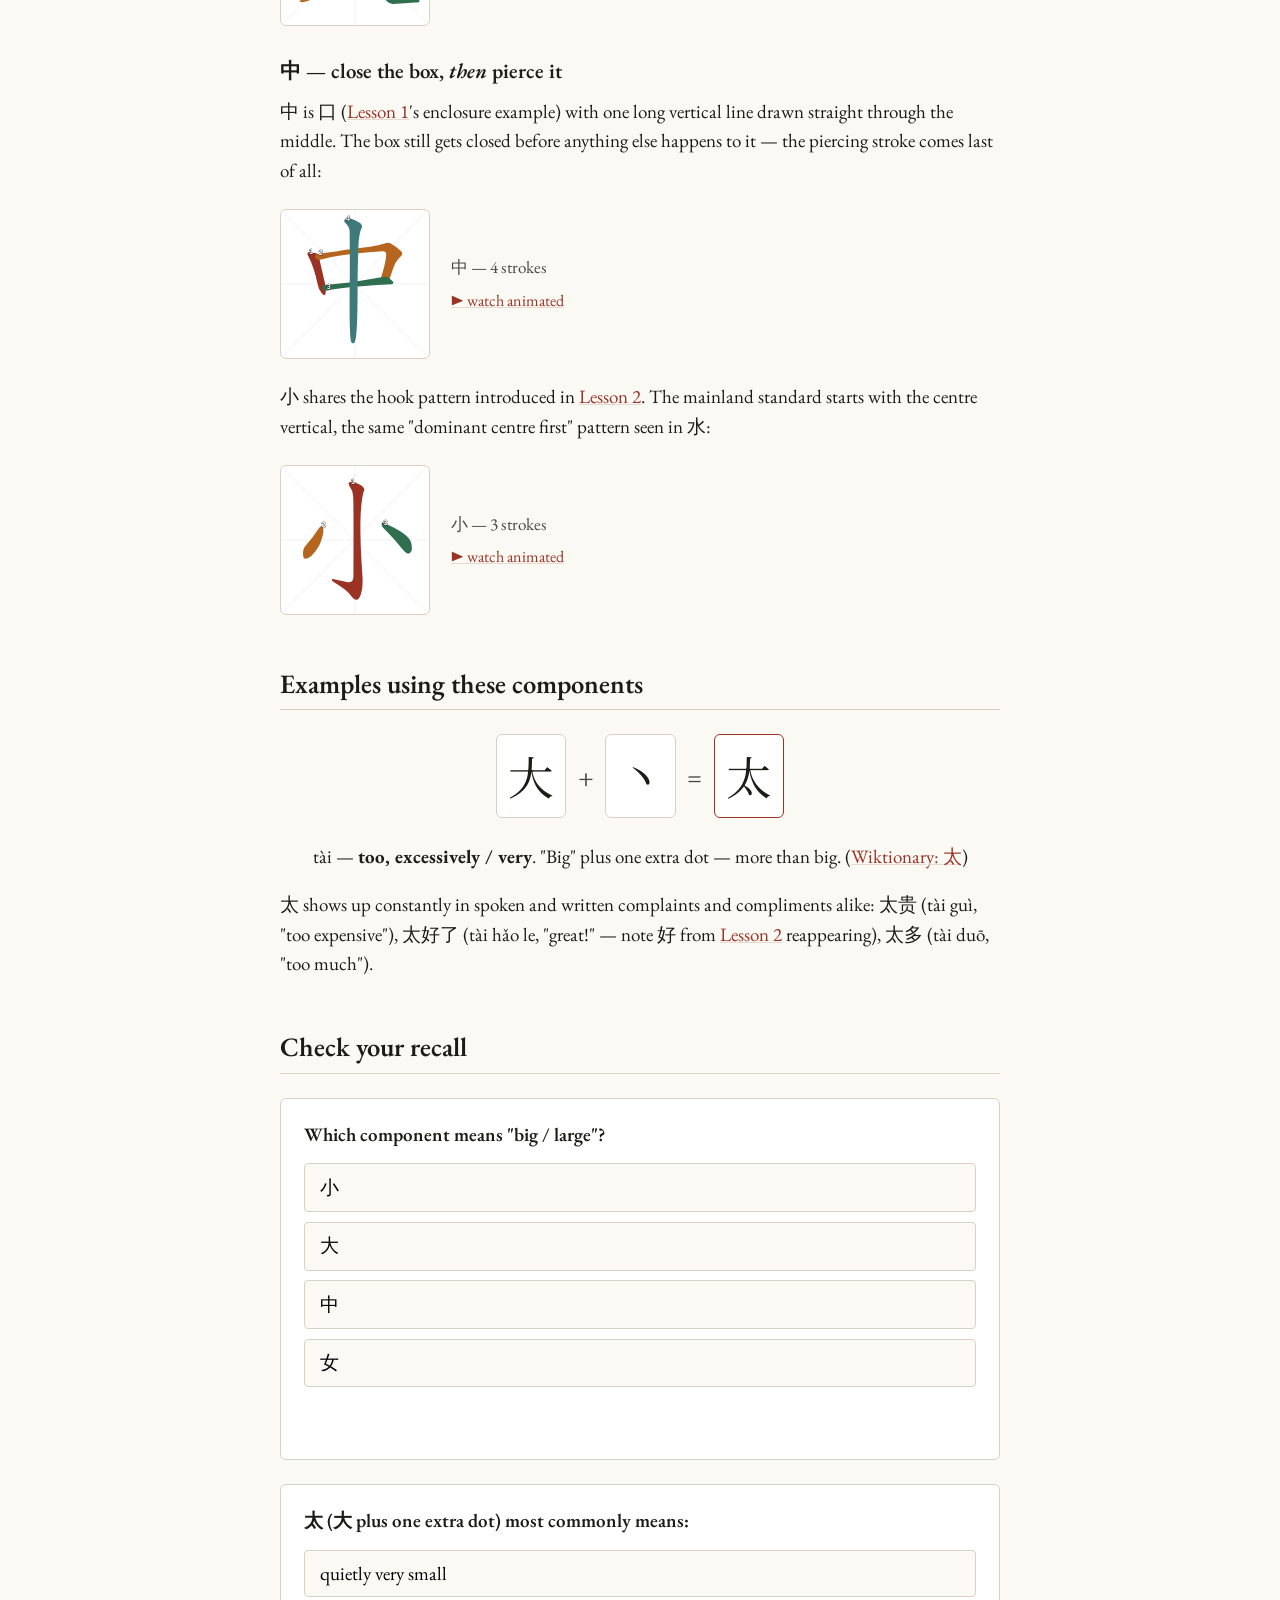
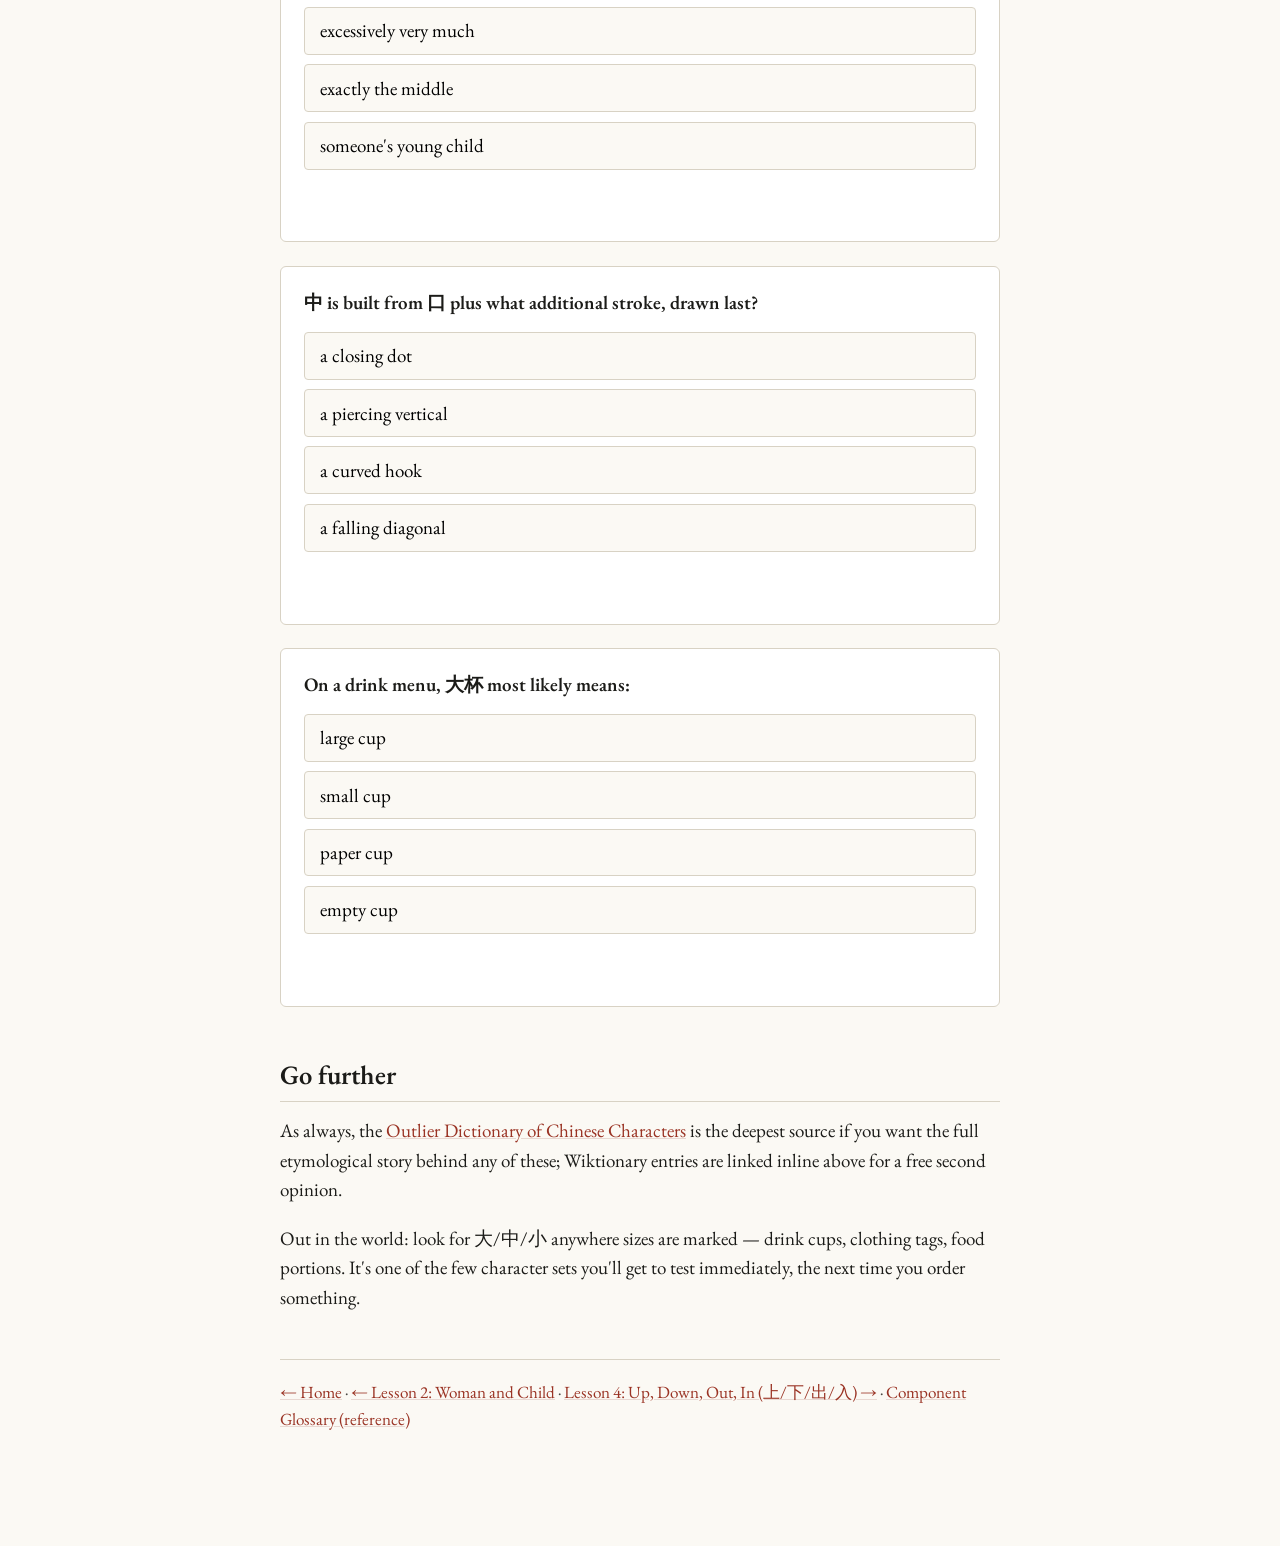
<file: public_html/lessons/0003-big-small-middle.html>
<!DOCTYPE html>
<html lang="en">
<head>
<meta charset="UTF-8">
  <meta name="viewport" content="width=device-width, initial-scale=1">
<title>Lesson 3 — Big, Small, Middle: 大 / 小 / 中</title>
<link rel="stylesheet" href="../assets/style.css?v=2">
</head>
<body>
<div id="site-nav-root"></div>
<div class="page">

  <header class="lesson-header">
    <p class="kicker">Lesson 3 · Foundational Components</p>
    <h1>Big, Small, Middle: 大 / 小 / 中</h1>
  </header>

  <p>Three more pictographs — and this trio earns its keep almost immediately: 大/中/小 (big/middle/small) is exactly what's printed on every drink, snack, and clothing size you'll meet while travelling.</p>

  <h2>Your three new components</h2>

  <div class="card-grid">
    <div class="char-card">
      <div class="glyph">大</div>
      <div class="variant">&nbsp;</div>
      <div class="pinyin">dà</div>
      <div class="meaning">big, large</div>
      <div class="strokes">3 strokes</div>
    </div>
    <div class="char-card">
      <div class="glyph">中</div>
      <div class="variant">&nbsp;</div>
      <div class="pinyin">zhōng</div>
      <div class="meaning">middle, center</div>
      <div class="strokes">4 strokes</div>
    </div>
    <div class="char-card">
      <div class="glyph">小</div>
      <div class="variant">&nbsp;</div>
      <div class="pinyin">xiǎo</div>
      <div class="meaning">small, little</div>
      <div class="strokes">3 strokes</div>
    </div>
  </div>

  <p>Quick recall — click each card to flip it:</p>
  <div class="card-grid">
    <div class="flashcard"><div class="front">大</div><div class="back">dà — big, large</div></div>
    <div class="flashcard"><div class="front">中</div><div class="back">zhōng — middle, center</div></div>
    <div class="flashcard"><div class="front">小</div><div class="back">xiǎo — small, little</div></div>
  </div>

  <div class="callout">
    <strong>大 looks like 人 for a reason.</strong> 人 (<a href="0001-foundational-components.html">Lesson 1</a>) is a person seen from the side, legs apart. 大 is the same two legs (丿, ㇏) with one extra stroke — a horizontal bar across the top, like arms stretched wide. "A person with arms spread as wide as possible" became the pictograph for "big." (<a href="https://en.wiktionary.org/wiki/大">Wiktionary: 大</a>)
  </div>

  <div class="callout tip">
    <strong>中 is your own course's name.</strong> 中文 (Zhōngwén, "the Chinese language") and 中国 (Zhōngguó, "China," literally "middle country") both use this character. You're learning to read 中文 — that's literally what you're doing right now.
  </div>

  <h2>Stroke order: reinforcing both rules</h2>
  <p>大 and 中 are clean demonstrations of the two rules from <a href="0001-foundational-components.html">Lesson 1</a>:</p>

  <h3>大 — horizontal before diagonals (same pattern as 木)</h3>
  <div class="stroke-diagram">
    <img src="../assets/strokes/大.svg" alt="Stroke order diagram for 大, 3 strokes">
    <div class="stroke-meta">大 — 3 strokes<br><a class="stroke-watch" href="../assets/strokes-animated/大.svg" target="_blank" rel="noopener">▶ watch animated</a></div>
  </div>

  <h3>中 — close the box, <em>then</em> pierce it</h3>
  <p>中 is 口 (<a href="0001-foundational-components.html">Lesson 1</a>'s enclosure example) with one long vertical line drawn straight through the middle. The box still gets closed before anything else happens to it — the piercing stroke comes last of all:</p>
  <div class="stroke-diagram">
    <img src="../assets/strokes/中.svg" alt="Stroke order diagram for 中, 4 strokes">
    <div class="stroke-meta">中 — 4 strokes<br><a class="stroke-watch" href="../assets/strokes-animated/中.svg" target="_blank" rel="noopener">▶ watch animated</a></div>
  </div>

  <p>小 shares the hook pattern introduced in <a href="0002-woman-and-child.html">Lesson 2</a>. The mainland standard starts with the centre vertical, the same "dominant centre first" pattern seen in 水:</p>
  <div class="stroke-diagram">
    <img src="../assets/strokes/小.svg" alt="Stroke order diagram for 小, 3 strokes">
    <div class="stroke-meta">小 — 3 strokes<br><a class="stroke-watch" href="../assets/strokes-animated/小.svg" target="_blank" rel="noopener">▶ watch animated</a></div>
  </div>

  <h2>Examples using these components</h2>

  <div class="breakdown">
    <span class="piece">大</span><span class="op">+</span><span class="piece">丶</span><span class="eq">=</span><span class="result">太</span>
  </div>
  <p style="text-align:center">tài — <strong>too, excessively / very</strong>. "Big" plus one extra dot — more than big. (<a href="https://en.wiktionary.org/wiki/太">Wiktionary: 太</a>)</p>

  <p>太 shows up constantly in spoken and written complaints and compliments alike: 太贵 (tài guì, "too expensive"), 太好了 (tài hǎo le, "great!" — note 好 from <a href="0002-woman-and-child.html">Lesson 2</a> reappearing), 太多 (tài duō, "too much").</p>

  <h2>Check your recall</h2>

  <div class="quiz-mc" data-answer="2">
    <p class="quiz-question">Which component means "big / large"?</p>
    <div class="quiz-options">
      <button>小</button>
      <button>大</button>
      <button>中</button>
      <button>女</button>
    </div>
    <p class="quiz-feedback"></p>
  </div>

  <div class="quiz-mc" data-answer="2">
    <p class="quiz-question">太 (大 plus one extra dot) most commonly means:</p>
    <div class="quiz-options">
      <button>quietly very small</button>
      <button>excessively very much</button>
      <button>exactly the middle</button>
      <button>someone's young child</button>
    </div>
    <p class="quiz-feedback"></p>
  </div>

  <div class="quiz-mc" data-answer="2">
    <p class="quiz-question">中 is built from 口 plus what additional stroke, drawn last?</p>
    <div class="quiz-options">
      <button>a closing dot</button>
      <button>a piercing vertical</button>
      <button>a curved hook</button>
      <button>a falling diagonal</button>
    </div>
    <p class="quiz-feedback"></p>
  </div>

  <div class="quiz-mc" data-answer="1">
    <p class="quiz-question">On a drink menu, 大杯 most likely means:</p>
    <div class="quiz-options">
      <button>large cup</button>
      <button>small cup</button>
      <button>paper cup</button>
      <button>empty cup</button>
    </div>
    <p class="quiz-feedback"></p>
  </div>

  <h2>Go further</h2>
  <p>As always, the <a href="https://www.outlier-linguistics.com/products/outlier-dictionary-of-chinese-characters">Outlier Dictionary of Chinese Characters</a> is the deepest source if you want the full etymological story behind any of these; Wiktionary entries are linked inline above for a free second opinion.</p>

  <p>Out in the world: look for 大/中/小 anywhere sizes are marked — drink cups, clothing tags, food portions. It's one of the few character sets you'll get to test immediately, the next time you order something.</p>

  <nav class="lesson-nav">
    <a href="../index.html">← Home</a> ·
    <a href="0002-woman-and-child.html">← Lesson 2: Woman and Child</a> ·
    <a href="0004-up-down-out-in.html">Lesson 4: Up, Down, Out, In (上/下/出/入) →</a> ·
    <a href="../reference/components-glossary.html">Component Glossary (reference)</a>
  </nav>

</div>
<script src="../assets/quiz.js?v=2"></script>
<script src="../assets/nav.js?v=2"></script>
</body>
</html>
</file>
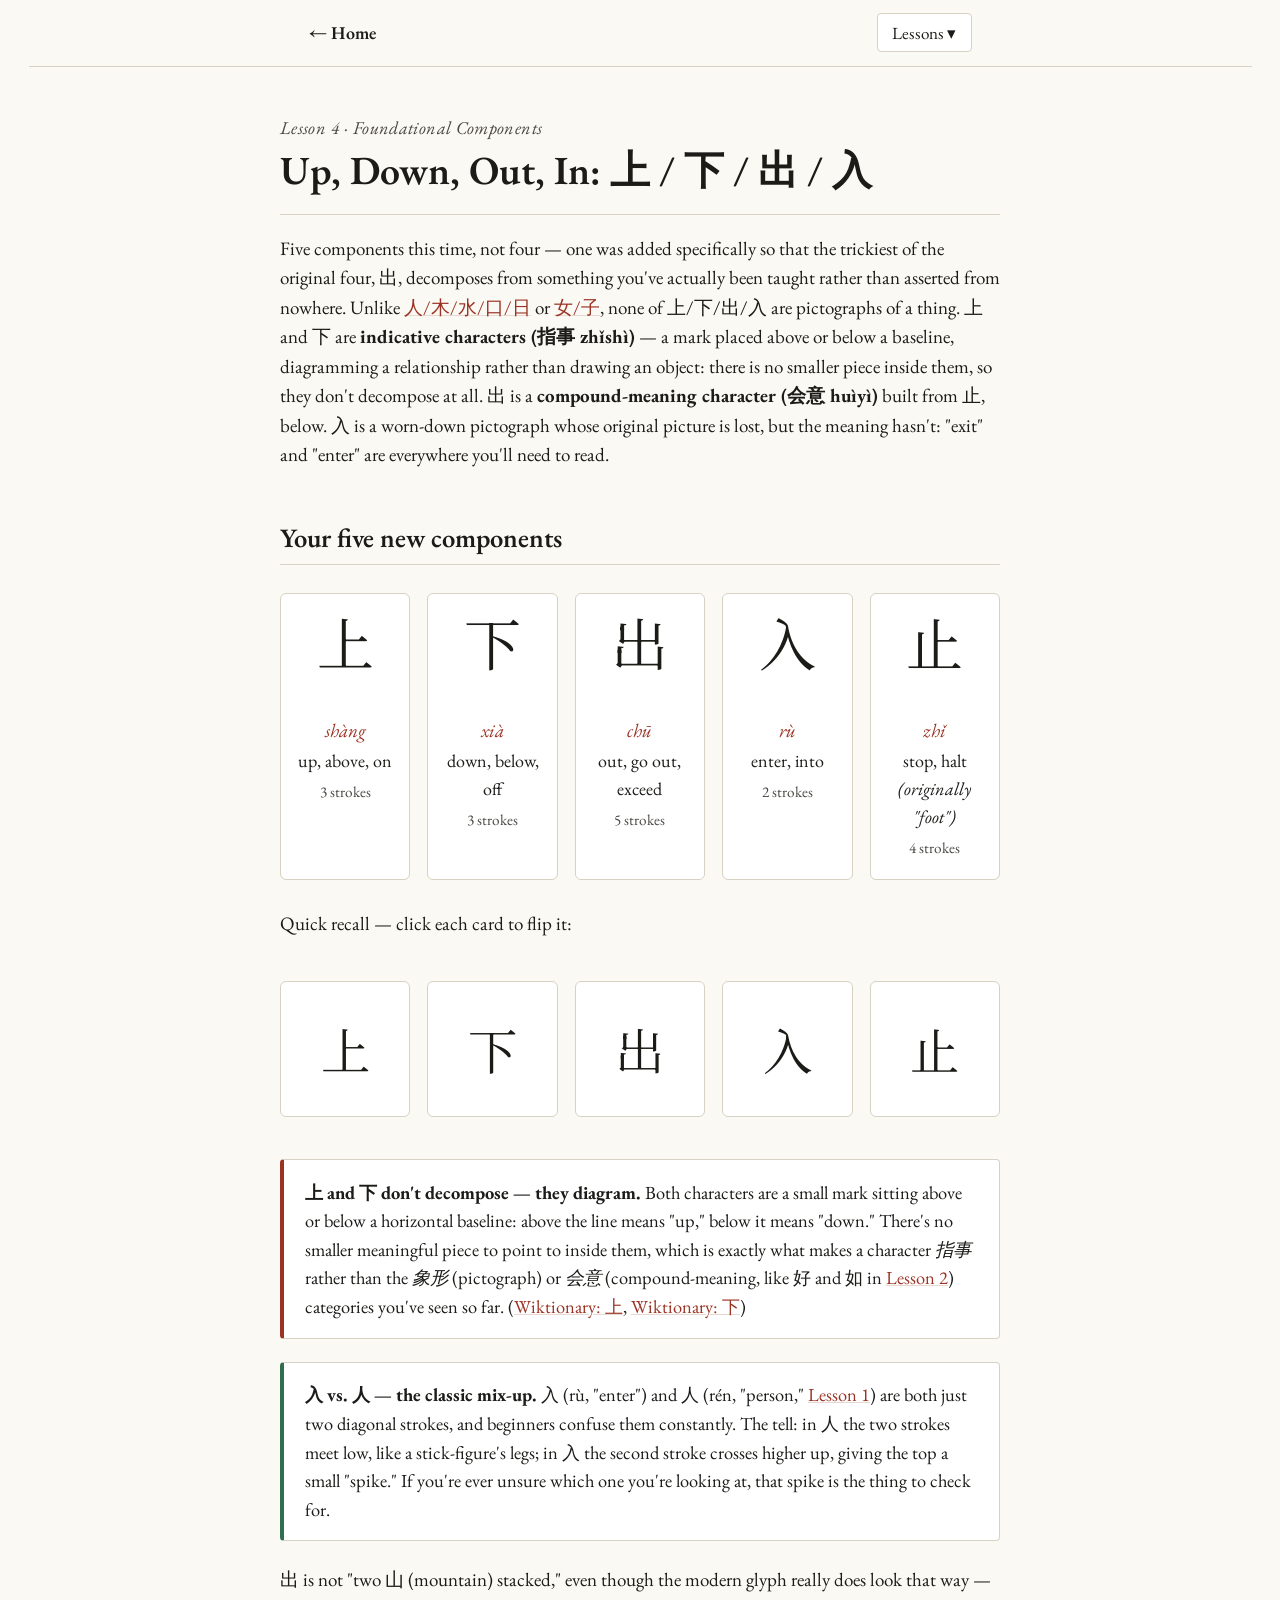
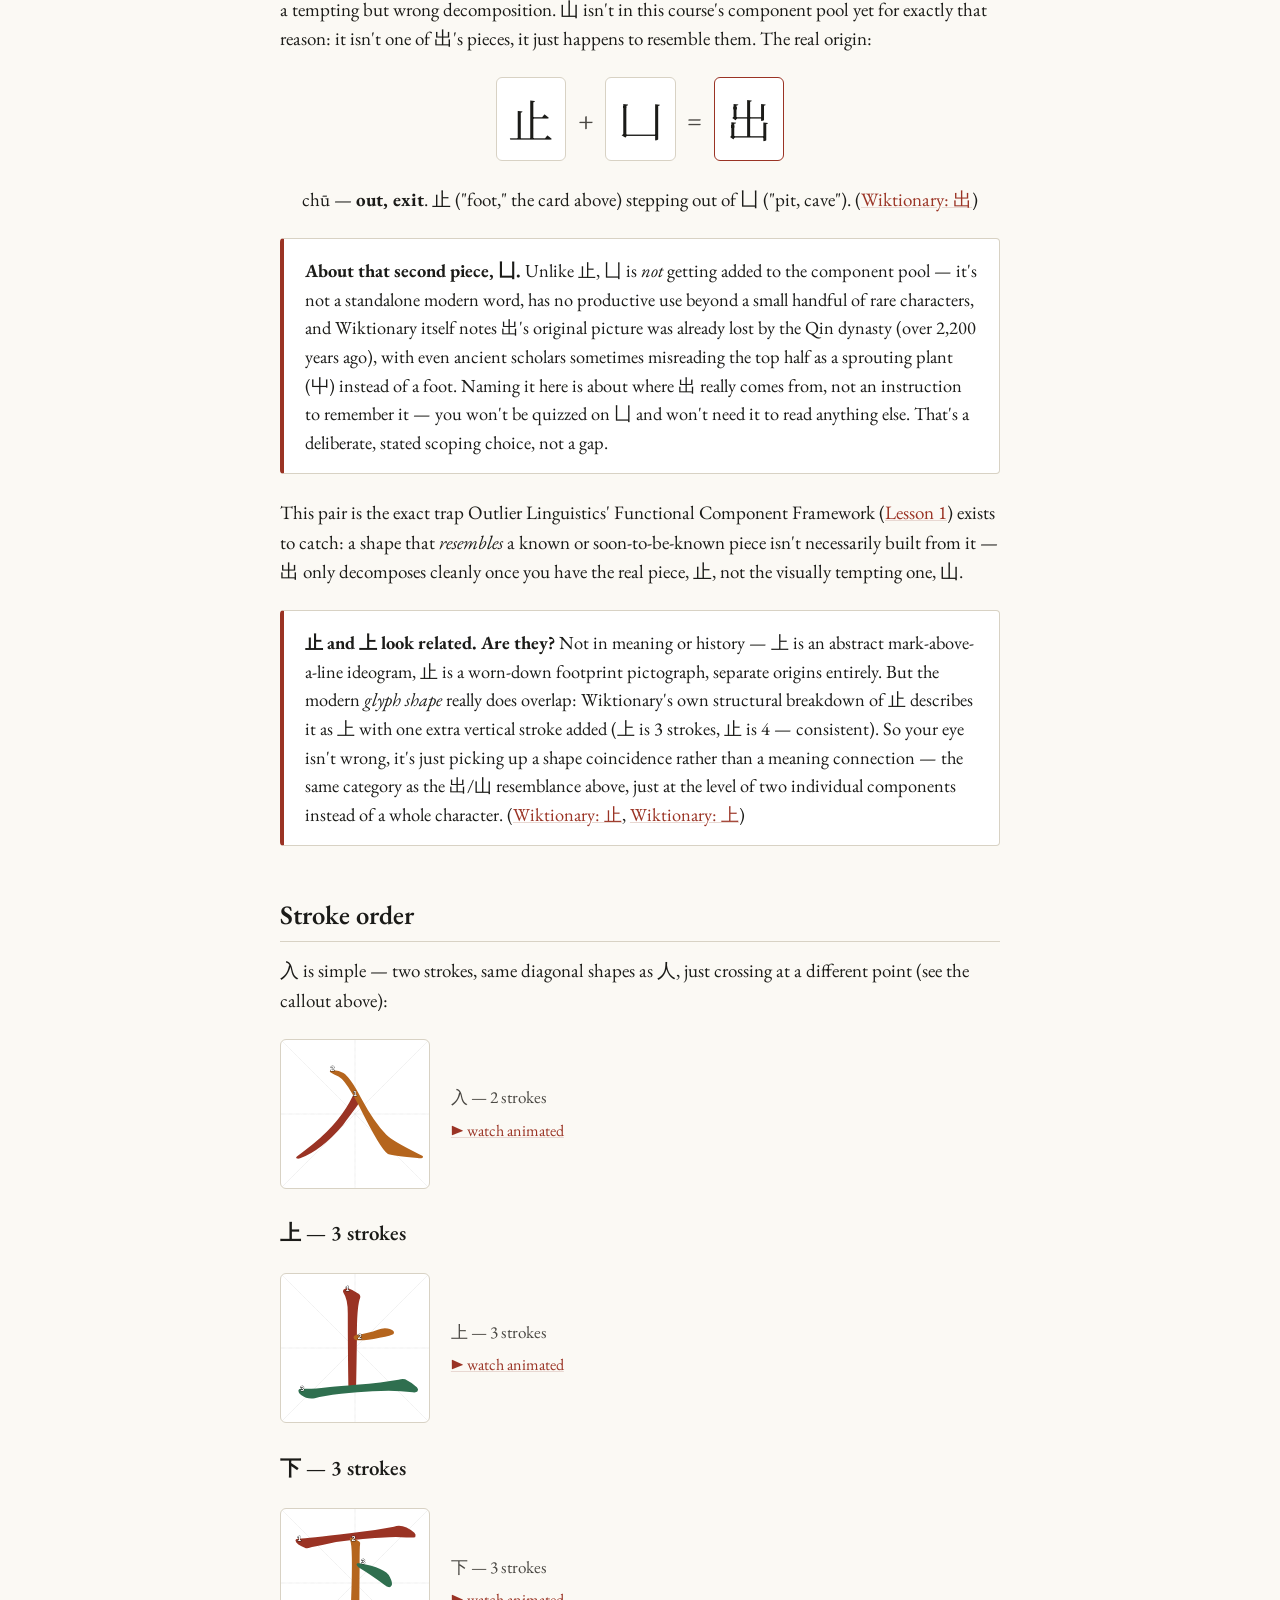
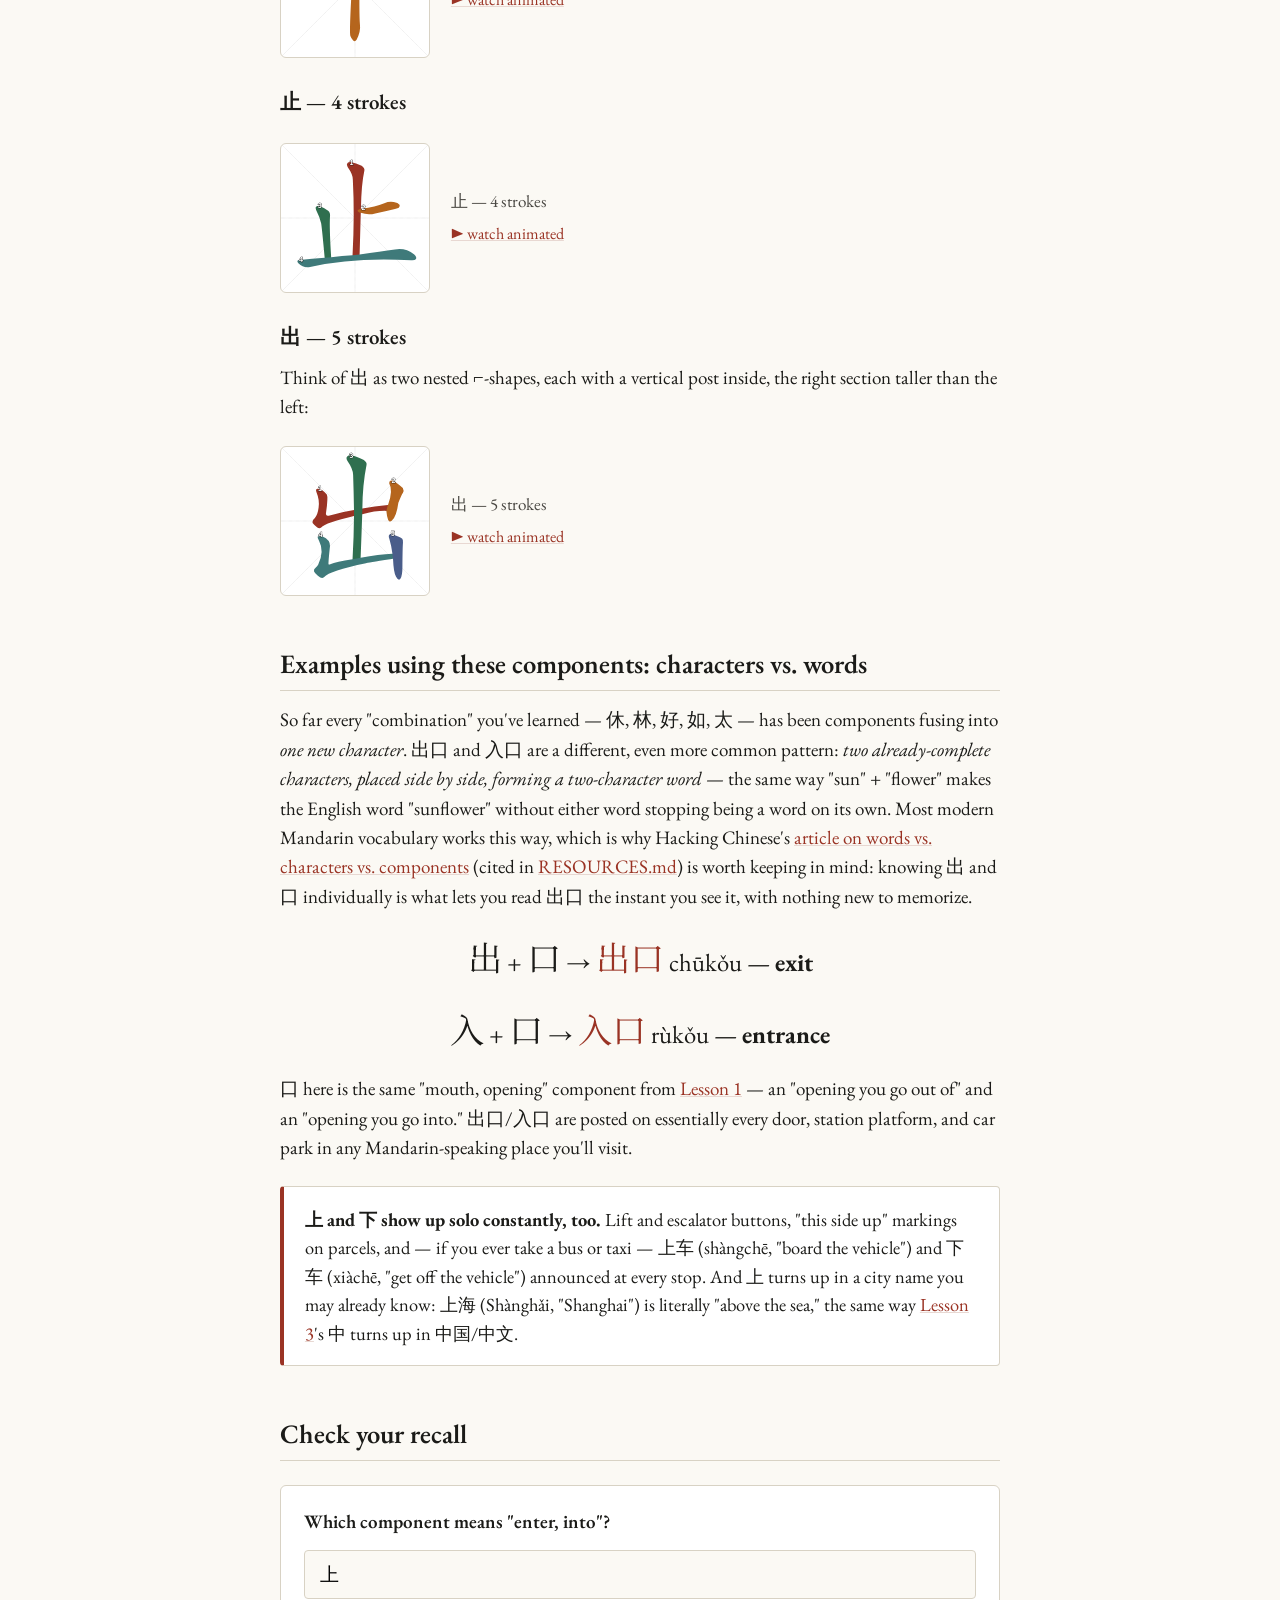
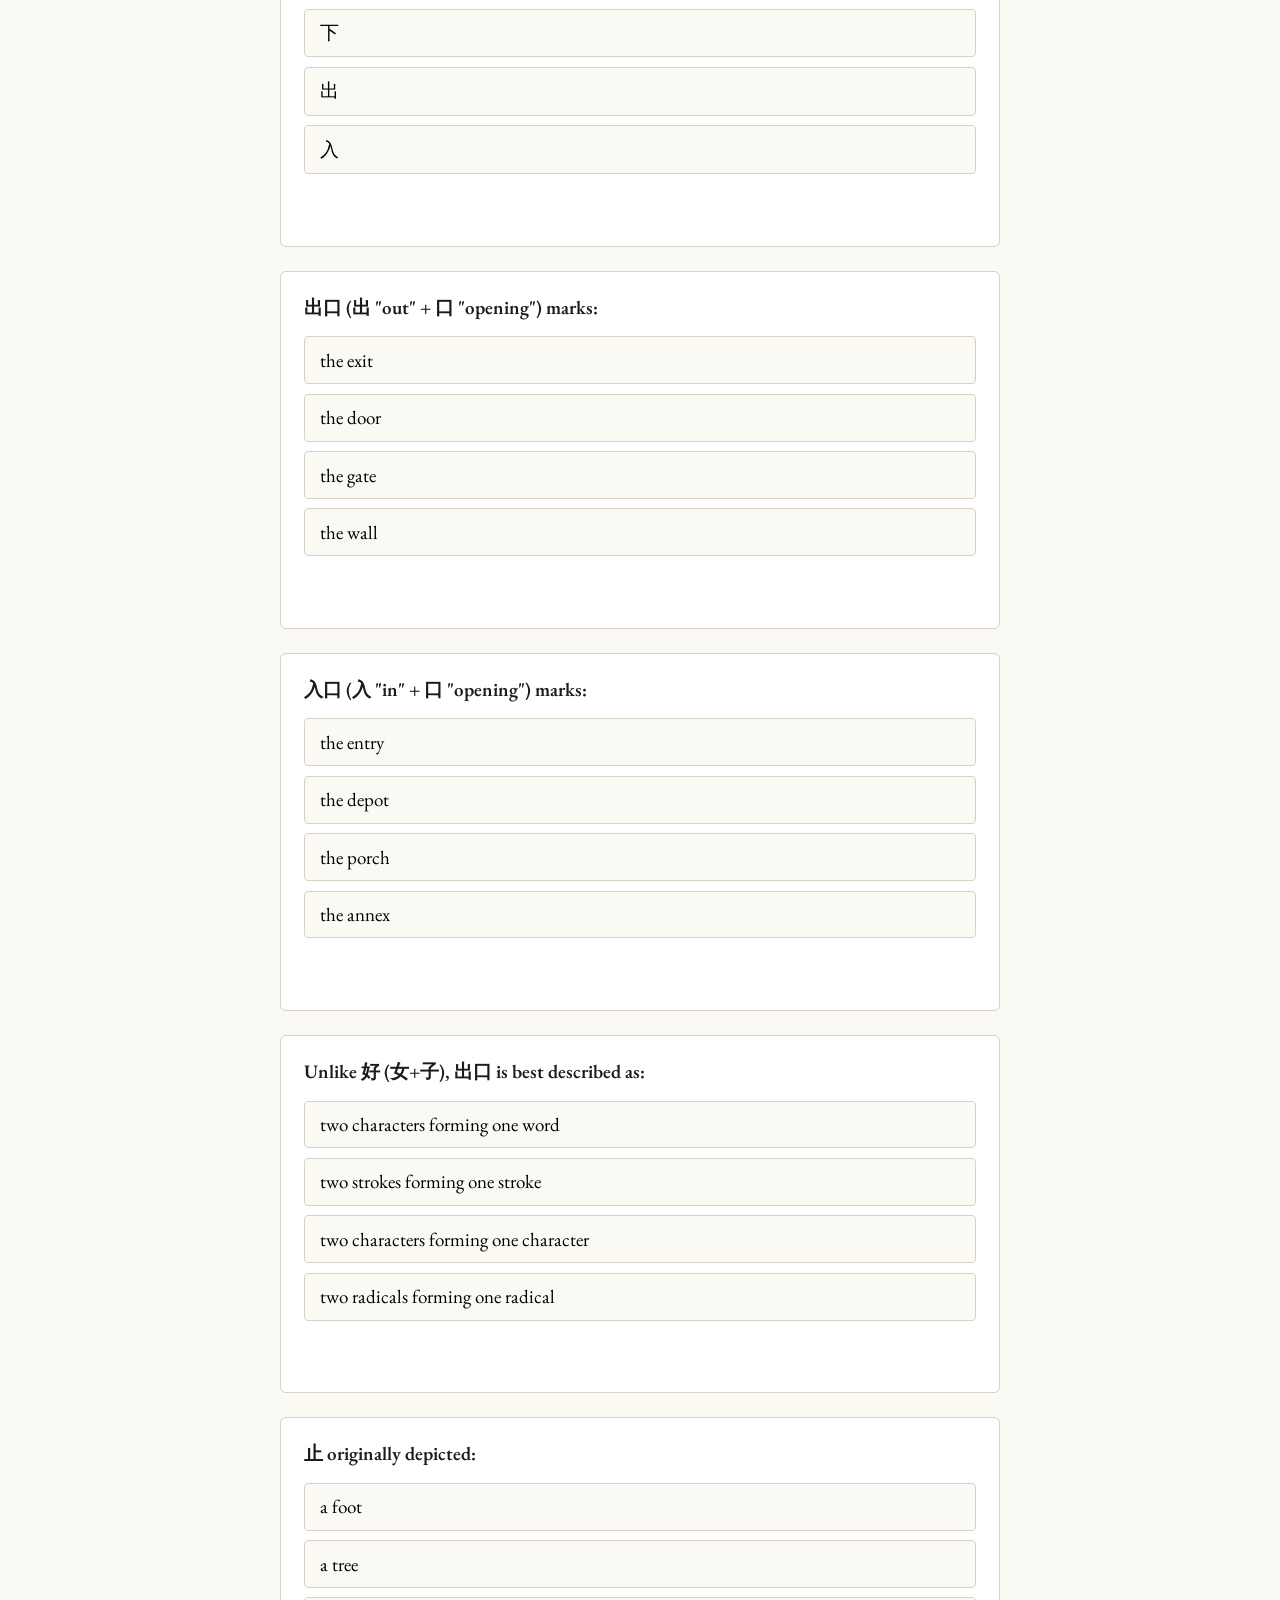
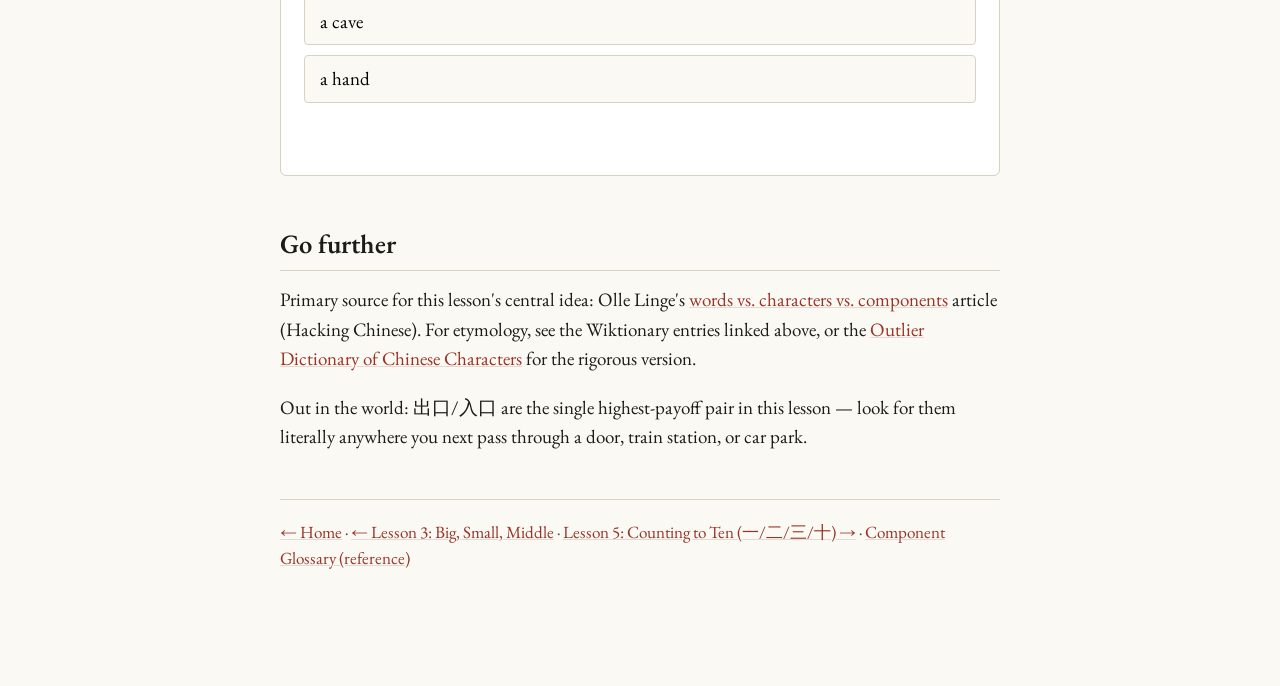
<file: public_html/lessons/0004-up-down-out-in.html>
<!DOCTYPE html>
<html lang="en">
<head>
<meta charset="UTF-8">
  <meta name="viewport" content="width=device-width, initial-scale=1">
<title>Lesson 4 — Up, Down, Out, In: 上 / 下 / 出 / 入</title>
<link rel="stylesheet" href="../assets/style.css?v=2">
</head>
<body>
<div id="site-nav-root"></div>
<div class="page">

  <header class="lesson-header">
    <p class="kicker">Lesson 4 · Foundational Components</p>
    <h1>Up, Down, Out, In: 上 / 下 / 出 / 入</h1>
  </header>

  <p>Five components this time, not four — one was added specifically so that the trickiest of the original four, 出, decomposes from something you've actually been taught rather than asserted from nowhere. Unlike <a href="0001-foundational-components.html">人/木/水/口/日</a> or <a href="0002-woman-and-child.html">女/子</a>, none of 上/下/出/入 are pictographs of a thing. 上 and 下 are <strong>indicative characters (指事 zhǐshì)</strong> — a mark placed above or below a baseline, diagramming a relationship rather than drawing an object: there is no smaller piece inside them, so they don't decompose at all. 出 is a <strong>compound-meaning character (会意 huìyì)</strong> built from 止, below. 入 is a worn-down pictograph whose original picture is lost, but the meaning hasn't: "exit" and "enter" are everywhere you'll need to read.</p>

  <h2>Your five new components</h2>

  <div class="card-grid">
    <div class="char-card">
      <div class="glyph">上</div>
      <div class="variant">&nbsp;</div>
      <div class="pinyin">shàng</div>
      <div class="meaning">up, above, on</div>
      <div class="strokes">3 strokes</div>
    </div>
    <div class="char-card">
      <div class="glyph">下</div>
      <div class="variant">&nbsp;</div>
      <div class="pinyin">xià</div>
      <div class="meaning">down, below, off</div>
      <div class="strokes">3 strokes</div>
    </div>
    <div class="char-card">
      <div class="glyph">出</div>
      <div class="variant">&nbsp;</div>
      <div class="pinyin">chū</div>
      <div class="meaning">out, go out, exceed</div>
      <div class="strokes">5 strokes</div>
    </div>
    <div class="char-card">
      <div class="glyph">入</div>
      <div class="variant">&nbsp;</div>
      <div class="pinyin">rù</div>
      <div class="meaning">enter, into</div>
      <div class="strokes">2 strokes</div>
    </div>
    <div class="char-card">
      <div class="glyph">止</div>
      <div class="variant">&nbsp;</div>
      <div class="pinyin">zhǐ</div>
      <div class="meaning">stop, halt <em>(originally "foot")</em></div>
      <div class="strokes">4 strokes</div>
    </div>
  </div>

  <p>Quick recall — click each card to flip it:</p>
  <div class="card-grid">
    <div class="flashcard"><div class="front">上</div><div class="back">shàng — up, above, on</div></div>
    <div class="flashcard"><div class="front">下</div><div class="back">xià — down, below, off</div></div>
    <div class="flashcard"><div class="front">出</div><div class="back">chū — out, go out, exceed</div></div>
    <div class="flashcard"><div class="front">入</div><div class="back">rù — enter, into</div></div>
    <div class="flashcard"><div class="front">止</div><div class="back">zhǐ — stop, halt (originally "foot")</div></div>
  </div>

  <div class="callout">
    <strong>上 and 下 don't decompose — they diagram.</strong> Both characters are a small mark sitting above or below a horizontal baseline: above the line means "up," below it means "down." There's no smaller meaningful piece to point to inside them, which is exactly what makes a character <em>指事</em> rather than the <em>象形</em> (pictograph) or <em>会意</em> (compound-meaning, like 好 and 如 in <a href="0002-woman-and-child.html">Lesson 2</a>) categories you've seen so far. (<a href="https://en.wiktionary.org/wiki/上">Wiktionary: 上</a>, <a href="https://en.wiktionary.org/wiki/下">Wiktionary: 下</a>)
  </div>

  <div class="callout tip">
    <strong>入 vs. 人 — the classic mix-up.</strong> 入 (rù, "enter") and 人 (rén, "person," <a href="0001-foundational-components.html">Lesson 1</a>) are both just two diagonal strokes, and beginners confuse them constantly. The tell: in 人 the two strokes meet low, like a stick-figure's legs; in 入 the second stroke crosses higher up, giving the top a small "spike." If you're ever unsure which one you're looking at, that spike is the thing to check for.
  </div>

  <p>出 is not "two 山 (mountain) stacked," even though the modern glyph really does look that way — a tempting but wrong decomposition. 山 isn't in this course's component pool yet for exactly that reason: it isn't one of 出's pieces, it just happens to resemble them. The real origin:</p>

  <div class="breakdown">
    <span class="piece">止</span><span class="op">+</span><span class="piece">凵</span><span class="eq">=</span><span class="result">出</span>
  </div>
  <p style="text-align:center">chū — <strong>out, exit</strong>. 止 ("foot," the card above) stepping out of 凵 ("pit, cave"). (<a href="https://en.wiktionary.org/wiki/出">Wiktionary: 出</a>)</p>

  <div class="callout">
    <strong>About that second piece, 凵.</strong> Unlike 止, 凵 is <em>not</em> getting added to the component pool — it's not a standalone modern word, has no productive use beyond a small handful of rare characters, and Wiktionary itself notes 出's original picture was already lost by the Qin dynasty (over 2,200 years ago), with even ancient scholars sometimes misreading the top half as a sprouting plant (屮) instead of a foot. Naming it here is about where 出 really comes from, not an instruction to remember it — you won't be quizzed on 凵 and won't need it to read anything else. That's a deliberate, stated scoping choice, not a gap.
  </div>

  <p>This pair is the exact trap Outlier Linguistics' Functional Component Framework (<a href="0001-foundational-components.html">Lesson 1</a>) exists to catch: a shape that <em>resembles</em> a known or soon-to-be-known piece isn't necessarily built from it — 出 only decomposes cleanly once you have the real piece, 止, not the visually tempting one, 山.</p>

  <div class="callout">
    <strong>止 and 上 look related. Are they?</strong> Not in meaning or history — 上 is an abstract mark-above-a-line ideogram, 止 is a worn-down footprint pictograph, separate origins entirely. But the modern <em>glyph shape</em> really does overlap: Wiktionary's own structural breakdown of 止 describes it as 上 with one extra vertical stroke added (上 is 3 strokes, 止 is 4 — consistent). So your eye isn't wrong, it's just picking up a shape coincidence rather than a meaning connection — the same category as the 出/山 resemblance above, just at the level of two individual components instead of a whole character. (<a href="https://en.wiktionary.org/wiki/止">Wiktionary: 止</a>, <a href="https://en.wiktionary.org/wiki/上">Wiktionary: 上</a>)
  </div>

  <h2>Stroke order</h2>
  <p>入 is simple — two strokes, same diagonal shapes as 人, just crossing at a different point (see the callout above):</p>
  <div class="stroke-diagram">
    <img src="../assets/strokes/入.svg" alt="Stroke order diagram for 入, 2 strokes">
    <div class="stroke-meta">入 — 2 strokes<br><a class="stroke-watch" href="../assets/strokes-animated/入.svg" target="_blank" rel="noopener">▶ watch animated</a></div>
  </div>

  <h3>上 — 3 strokes</h3>
  <div class="stroke-diagram">
    <img src="../assets/strokes/上.svg" alt="Stroke order diagram for 上, 3 strokes">
    <div class="stroke-meta">上 — 3 strokes<br><a class="stroke-watch" href="../assets/strokes-animated/上.svg" target="_blank" rel="noopener">▶ watch animated</a></div>
  </div>

  <h3>下 — 3 strokes</h3>
  <div class="stroke-diagram">
    <img src="../assets/strokes/下.svg" alt="Stroke order diagram for 下, 3 strokes">
    <div class="stroke-meta">下 — 3 strokes<br><a class="stroke-watch" href="../assets/strokes-animated/下.svg" target="_blank" rel="noopener">▶ watch animated</a></div>
  </div>

  <h3>止 — 4 strokes</h3>
  <div class="stroke-diagram">
    <img src="../assets/strokes/止.svg" alt="Stroke order diagram for 止, 4 strokes">
    <div class="stroke-meta">止 — 4 strokes<br><a class="stroke-watch" href="../assets/strokes-animated/止.svg" target="_blank" rel="noopener">▶ watch animated</a></div>
  </div>

  <h3>出 — 5 strokes</h3>
  <p>Think of 出 as two nested ⌐-shapes, each with a vertical post inside, the right section taller than the left:</p>
  <div class="stroke-diagram">
    <img src="../assets/strokes/出.svg" alt="Stroke order diagram for 出, 5 strokes">
    <div class="stroke-meta">出 — 5 strokes<br><a class="stroke-watch" href="../assets/strokes-animated/出.svg" target="_blank" rel="noopener">▶ watch animated</a></div>
  </div>

  <h2>Examples using these components: characters vs. words</h2>

  <p>So far every "combination" you've learned — 休, 林, 好, 如, 太 — has been components fusing into <em>one new character</em>. 出口 and 入口 are a different, even more common pattern: <em>two already-complete characters, placed side by side, forming a two-character word</em> — the same way "sun" + "flower" makes the English word "sunflower" without either word stopping being a word on its own. Most modern Mandarin vocabulary works this way, which is why Hacking Chinese's <a href="https://www.hackingchinese.com/the-most-common-chinese-words-characters-and-components-for-language-learners-and-teachers/">article on words vs. characters vs. components</a> (cited in <a href="../RESOURCES.md">RESOURCES.md</a>) is worth keeping in mind: knowing 出 and 口 individually is what lets you read 出口 the instant you see it, with nothing new to memorize.</p>

  <p style="text-align:center; font-size:1.3rem">
    <span class="han" style="font-size:1.8rem">出</span> + <span class="han" style="font-size:1.8rem">口</span> → <span class="han" style="font-size:1.8rem; color:var(--accent)">出口</span> chūkǒu — <strong>exit</strong>
  </p>
  <p style="text-align:center; font-size:1.3rem">
    <span class="han" style="font-size:1.8rem">入</span> + <span class="han" style="font-size:1.8rem">口</span> → <span class="han" style="font-size:1.8rem; color:var(--accent)">入口</span> rùkǒu — <strong>entrance</strong>
  </p>

  <p>口 here is the same "mouth, opening" component from <a href="0001-foundational-components.html">Lesson 1</a> — an "opening you go out of" and an "opening you go into." 出口/入口 are posted on essentially every door, station platform, and car park in any Mandarin-speaking place you'll visit.</p>

  <div class="callout">
    <strong>上 and 下 show up solo constantly, too.</strong> Lift and escalator buttons, "this side up" markings on parcels, and — if you ever take a bus or taxi — 上车 (shàngchē, "board the vehicle") and 下车 (xiàchē, "get off the vehicle") announced at every stop. And 上 turns up in a city name you may already know: 上海 (Shànghǎi, "Shanghai") is literally "above the sea," the same way <a href="0003-big-small-middle.html">Lesson 3</a>'s 中 turns up in 中国/中文.
  </div>

  <h2>Check your recall</h2>

  <div class="quiz-mc" data-answer="4">
    <p class="quiz-question">Which component means "enter, into"?</p>
    <div class="quiz-options">
      <button>上</button>
      <button>下</button>
      <button>出</button>
      <button>入</button>
    </div>
    <p class="quiz-feedback"></p>
  </div>

  <div class="quiz-mc" data-answer="1">
    <p class="quiz-question">出口 (出 "out" + 口 "opening") marks:</p>
    <div class="quiz-options">
      <button>the exit</button>
      <button>the door</button>
      <button>the gate</button>
      <button>the wall</button>
    </div>
    <p class="quiz-feedback"></p>
  </div>

  <div class="quiz-mc" data-answer="1">
    <p class="quiz-question">入口 (入 "in" + 口 "opening") marks:</p>
    <div class="quiz-options">
      <button>the entry</button>
      <button>the depot</button>
      <button>the porch</button>
      <button>the annex</button>
    </div>
    <p class="quiz-feedback"></p>
  </div>

  <div class="quiz-mc" data-answer="1">
    <p class="quiz-question">Unlike 好 (女+子), 出口 is best described as:</p>
    <div class="quiz-options">
      <button>two characters forming one word</button>
      <button>two strokes forming one stroke</button>
      <button>two characters forming one character</button>
      <button>two radicals forming one radical</button>
    </div>
    <p class="quiz-feedback"></p>
  </div>

  <div class="quiz-mc" data-answer="1">
    <p class="quiz-question">止 originally depicted:</p>
    <div class="quiz-options">
      <button>a foot</button>
      <button>a tree</button>
      <button>a cave</button>
      <button>a hand</button>
    </div>
    <p class="quiz-feedback"></p>
  </div>

  <h2>Go further</h2>
  <p>Primary source for this lesson's central idea: Olle Linge's <a href="https://www.hackingchinese.com/the-most-common-chinese-words-characters-and-components-for-language-learners-and-teachers/">words vs. characters vs. components</a> article (Hacking Chinese). For etymology, see the Wiktionary entries linked above, or the <a href="https://www.outlier-linguistics.com/products/outlier-dictionary-of-chinese-characters">Outlier Dictionary of Chinese Characters</a> for the rigorous version.</p>

  <p>Out in the world: 出口/入口 are the single highest-payoff pair in this lesson — look for them literally anywhere you next pass through a door, train station, or car park.</p>

  <nav class="lesson-nav">
    <a href="../index.html">← Home</a> ·
    <a href="0003-big-small-middle.html">← Lesson 3: Big, Small, Middle</a> ·
    <a href="0005-counting-to-ten.html">Lesson 5: Counting to Ten (一/二/三/十) →</a> ·
    <a href="../reference/components-glossary.html">Component Glossary (reference)</a>
  </nav>

</div>
<script src="../assets/quiz.js?v=2"></script>
<script src="../assets/nav.js?v=2"></script>
</body>
</html>
</file>
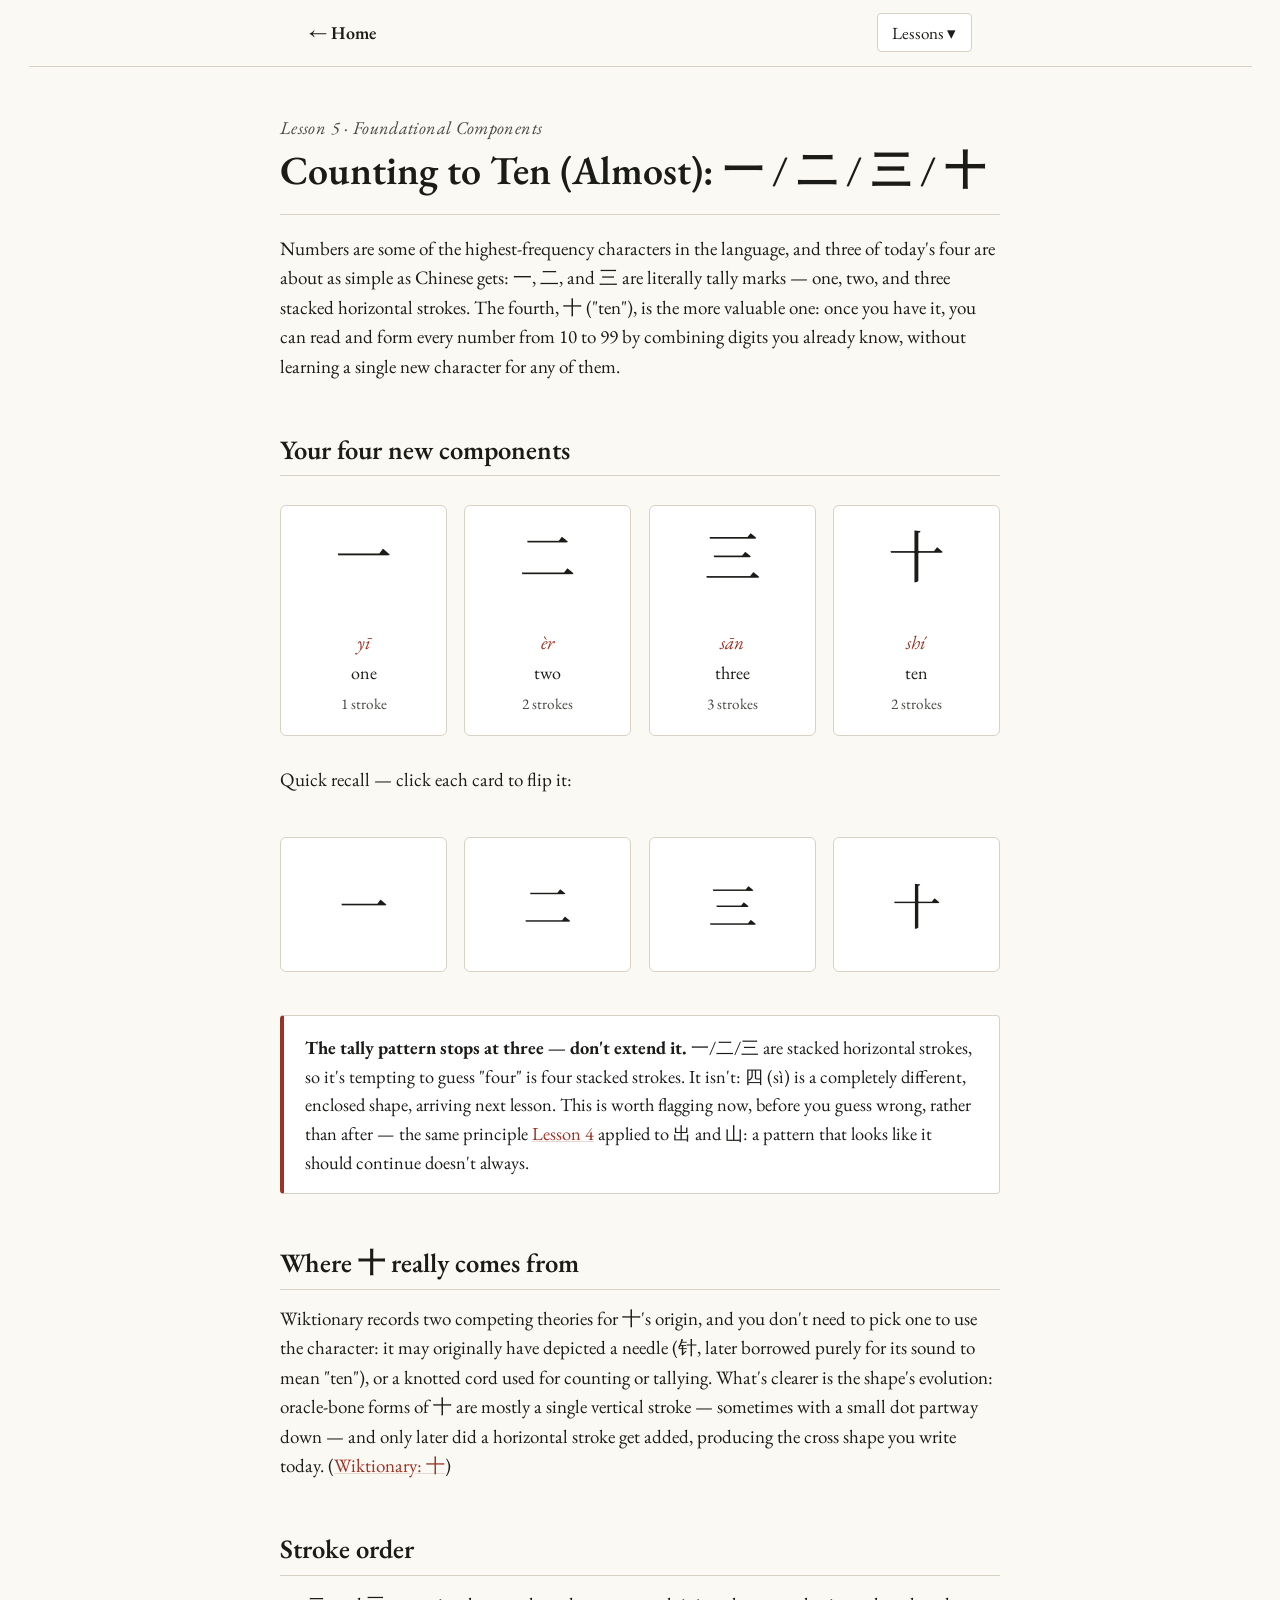
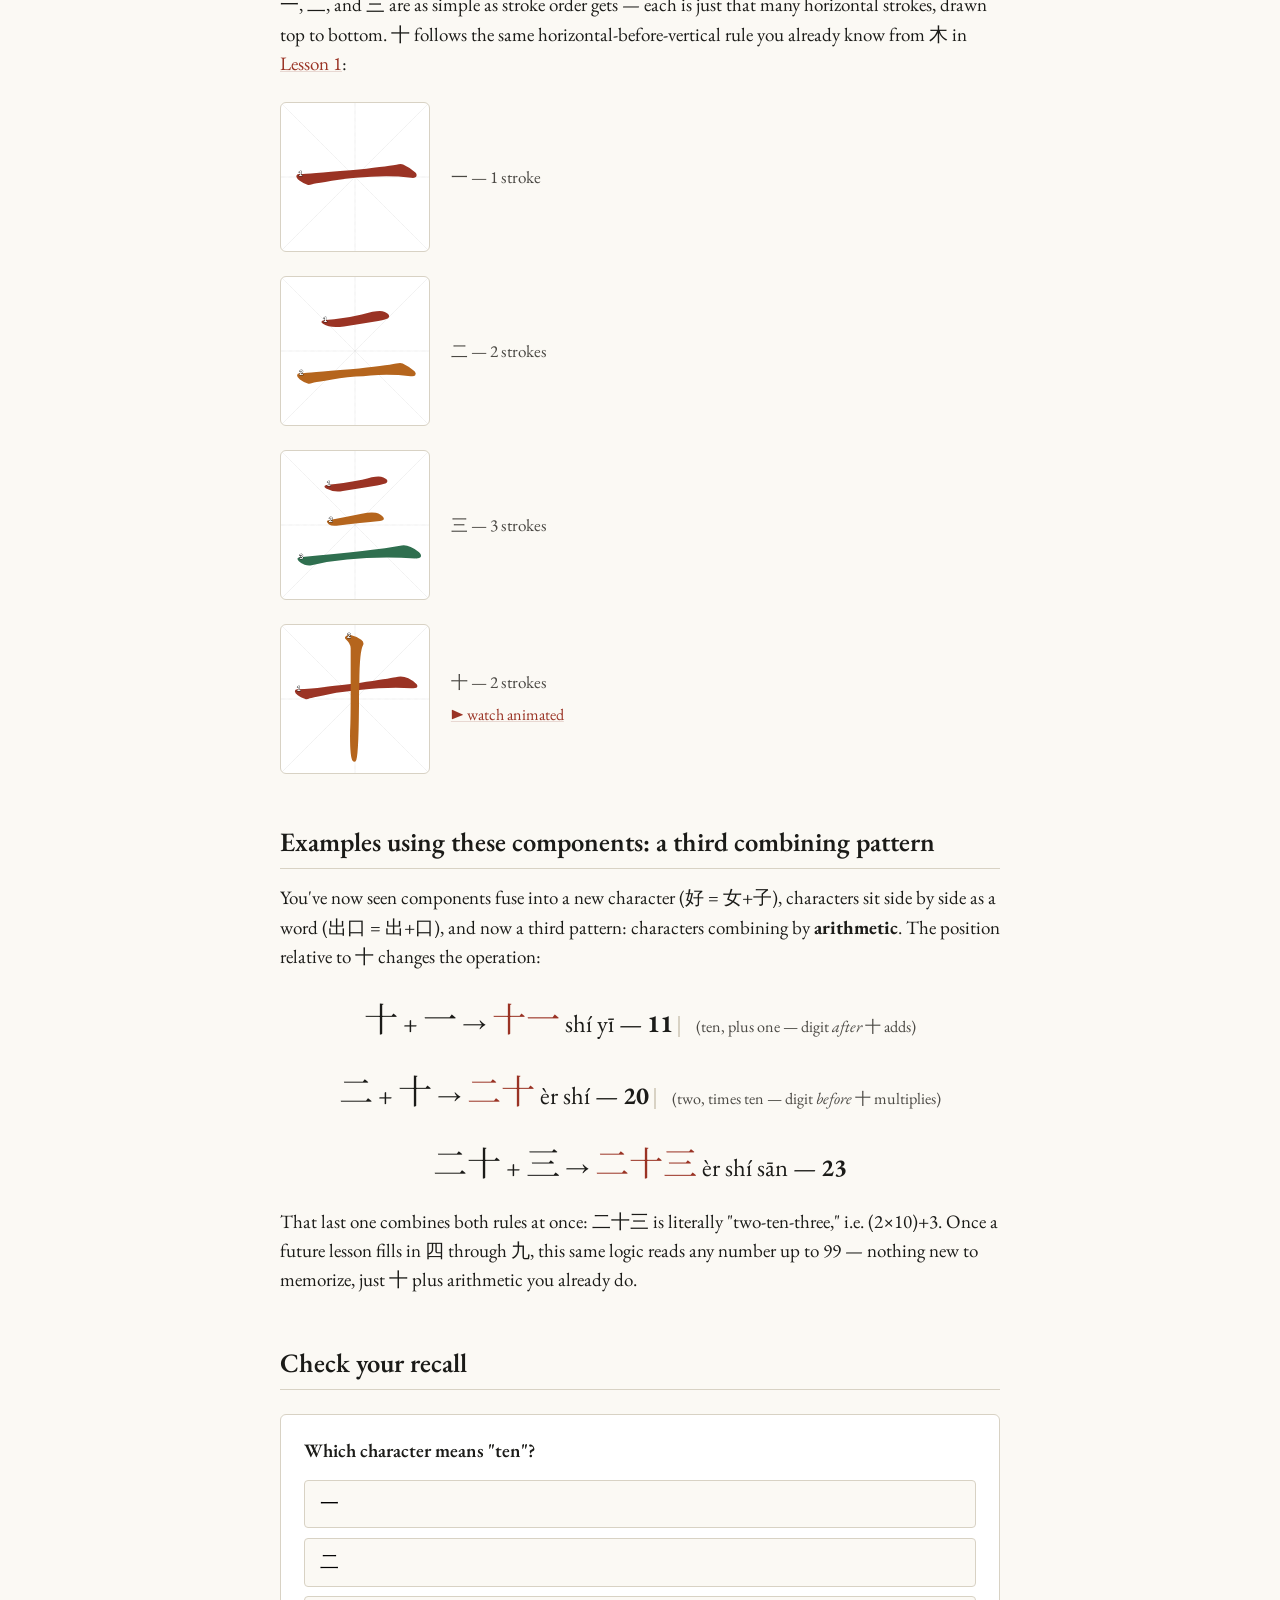
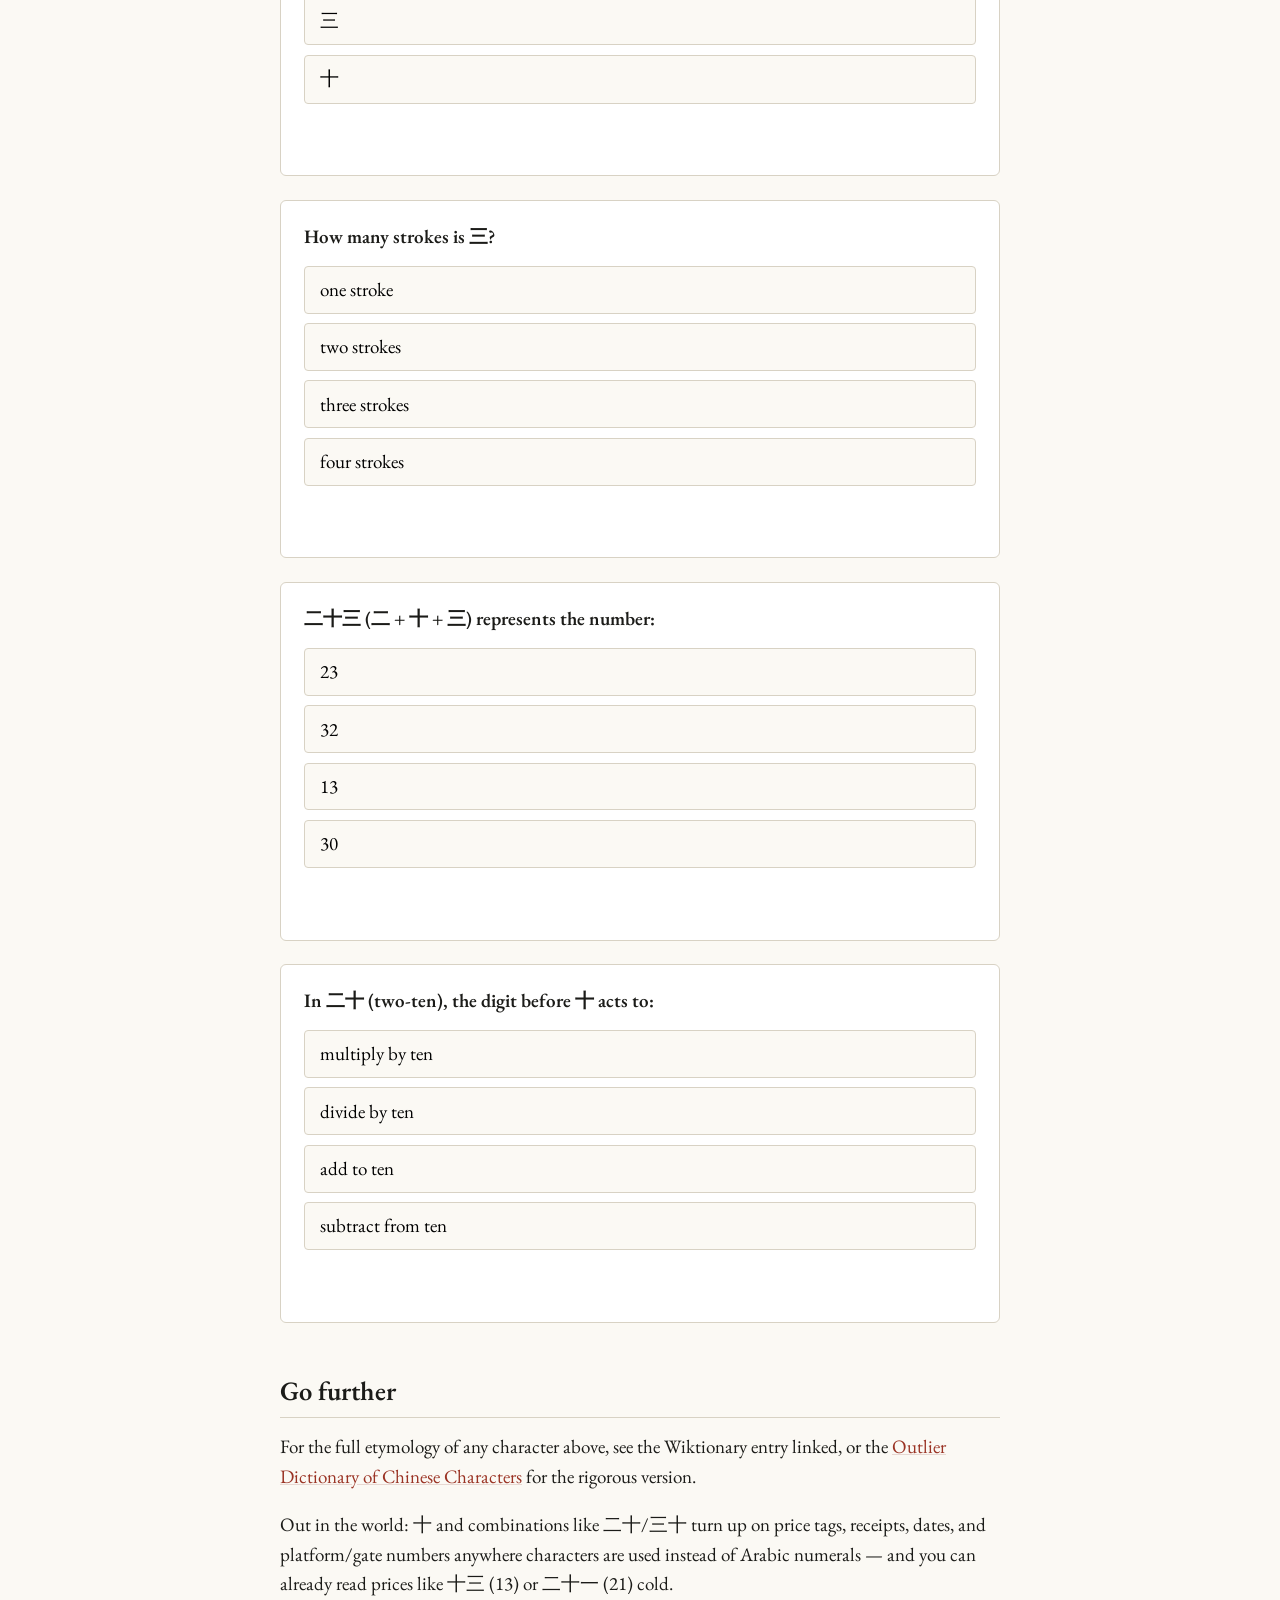
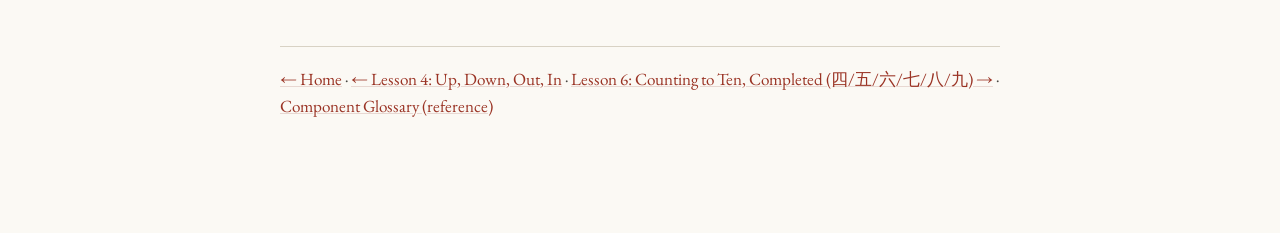
<file: public_html/lessons/0005-counting-to-ten.html>
<!DOCTYPE html>
<html lang="en">
<head>
<meta charset="UTF-8">
  <meta name="viewport" content="width=device-width, initial-scale=1">
<title>Lesson 5 — Counting to Ten (Almost): 一 / 二 / 三 / 十</title>
<link rel="stylesheet" href="../assets/style.css?v=2">
</head>
<body>
<div id="site-nav-root"></div>
<div class="page">

  <header class="lesson-header">
    <p class="kicker">Lesson 5 · Foundational Components</p>
    <h1>Counting to Ten (Almost): 一 / 二 / 三 / 十</h1>
  </header>

  <p>Numbers are some of the highest-frequency characters in the language, and three of today's four are about as simple as Chinese gets: 一, 二, and 三 are literally tally marks — one, two, and three stacked horizontal strokes. The fourth, 十 ("ten"), is the more valuable one: once you have it, you can read and form every number from 10 to 99 by combining digits you already know, without learning a single new character for any of them.</p>

  <h2>Your four new components</h2>

  <div class="card-grid">
    <div class="char-card">
      <div class="glyph">一</div>
      <div class="variant">&nbsp;</div>
      <div class="pinyin">yī</div>
      <div class="meaning">one</div>
      <div class="strokes">1 stroke</div>
    </div>
    <div class="char-card">
      <div class="glyph">二</div>
      <div class="variant">&nbsp;</div>
      <div class="pinyin">èr</div>
      <div class="meaning">two</div>
      <div class="strokes">2 strokes</div>
    </div>
    <div class="char-card">
      <div class="glyph">三</div>
      <div class="variant">&nbsp;</div>
      <div class="pinyin">sān</div>
      <div class="meaning">three</div>
      <div class="strokes">3 strokes</div>
    </div>
    <div class="char-card">
      <div class="glyph">十</div>
      <div class="variant">&nbsp;</div>
      <div class="pinyin">shí</div>
      <div class="meaning">ten</div>
      <div class="strokes">2 strokes</div>
    </div>
  </div>

  <p>Quick recall — click each card to flip it:</p>
  <div class="card-grid">
    <div class="flashcard"><div class="front">一</div><div class="back">yī — one</div></div>
    <div class="flashcard"><div class="front">二</div><div class="back">èr — two</div></div>
    <div class="flashcard"><div class="front">三</div><div class="back">sān — three</div></div>
    <div class="flashcard"><div class="front">十</div><div class="back">shí — ten</div></div>
  </div>

  <div class="callout">
    <strong>The tally pattern stops at three — don't extend it.</strong> 一/二/三 are stacked horizontal strokes, so it's tempting to guess "four" is four stacked strokes. It isn't: 四 (sì) is a completely different, enclosed shape, arriving next lesson. This is worth flagging now, before you guess wrong, rather than after — the same principle <a href="0004-up-down-out-in.html">Lesson 4</a> applied to 出 and 山: a pattern that looks like it should continue doesn't always.
  </div>

  <h2>Where 十 really comes from</h2>
  <p>Wiktionary records two competing theories for 十's origin, and you don't need to pick one to use the character: it may originally have depicted a needle (针, later borrowed purely for its sound to mean "ten"), or a knotted cord used for counting or tallying. What's clearer is the shape's evolution: oracle-bone forms of 十 are mostly a single vertical stroke — sometimes with a small dot partway down — and only later did a horizontal stroke get added, producing the cross shape you write today. (<a href="https://en.wiktionary.org/wiki/十">Wiktionary: 十</a>)</p>

  <h2>Stroke order</h2>
  <p>一, 二, and 三 are as simple as stroke order gets — each is just that many horizontal strokes, drawn top to bottom. 十 follows the same horizontal-before-vertical rule you already know from 木 in <a href="0001-foundational-components.html">Lesson 1</a>:</p>
  <div class="stroke-diagram">
    <img src="../assets/strokes/一.svg" alt="Stroke order diagram for 一, 1 stroke">
    <div class="stroke-meta">一 — 1 stroke</div>
  </div>
  <div class="stroke-diagram">
    <img src="../assets/strokes/二.svg" alt="Stroke order diagram for 二, 2 strokes">
    <div class="stroke-meta">二 — 2 strokes</div>
  </div>
  <div class="stroke-diagram">
    <img src="../assets/strokes/三.svg" alt="Stroke order diagram for 三, 3 strokes">
    <div class="stroke-meta">三 — 3 strokes</div>
  </div>
  <div class="stroke-diagram">
    <img src="../assets/strokes/十.svg" alt="Stroke order diagram for 十, 2 strokes">
    <div class="stroke-meta">十 — 2 strokes<br><a class="stroke-watch" href="../assets/strokes-animated/十.svg" target="_blank" rel="noopener">▶ watch animated</a></div>
  </div>

  <h2>Examples using these components: a third combining pattern</h2>

  <p>You've now seen components fuse into a new character (好 = 女+子), characters sit side by side as a word (出口 = 出+口), and now a third pattern: characters combining by <strong>arithmetic</strong>. The position relative to 十 changes the operation:</p>

  <p style="text-align:center; font-size:1.3rem">
    <span class="han" style="font-size:1.8rem">十</span> + <span class="han" style="font-size:1.8rem">一</span> → <span class="han" style="font-size:1.8rem; color:var(--accent)">十一</span> shí yī — <strong>11</strong> <span class="sidenote" style="display:inline">(ten, plus one — digit <em>after</em> 十 adds)</span>
  </p>
  <p style="text-align:center; font-size:1.3rem">
    <span class="han" style="font-size:1.8rem">二</span> + <span class="han" style="font-size:1.8rem">十</span> → <span class="han" style="font-size:1.8rem; color:var(--accent)">二十</span> èr shí — <strong>20</strong> <span class="sidenote" style="display:inline">(two, times ten — digit <em>before</em> 十 multiplies)</span>
  </p>
  <p style="text-align:center; font-size:1.3rem">
    <span class="han" style="font-size:1.8rem">二十</span> + <span class="han" style="font-size:1.8rem">三</span> → <span class="han" style="font-size:1.8rem; color:var(--accent)">二十三</span> èr shí sān — <strong>23</strong>
  </p>

  <p>That last one combines both rules at once: 二十三 is literally "two-ten-three," i.e. (2×10)+3. Once a future lesson fills in 四 through 九, this same logic reads any number up to 99 — nothing new to memorize, just 十 plus arithmetic you already do.</p>

  <h2>Check your recall</h2>

  <div class="quiz-mc" data-answer="4">
    <p class="quiz-question">Which character means "ten"?</p>
    <div class="quiz-options">
      <button>一</button>
      <button>二</button>
      <button>三</button>
      <button>十</button>
    </div>
    <p class="quiz-feedback"></p>
  </div>

  <div class="quiz-mc" data-answer="3">
    <p class="quiz-question">How many strokes is 三?</p>
    <div class="quiz-options">
      <button>one stroke</button>
      <button>two strokes</button>
      <button>three strokes</button>
      <button>four strokes</button>
    </div>
    <p class="quiz-feedback"></p>
  </div>

  <div class="quiz-mc" data-answer="1">
    <p class="quiz-question">二十三 (二 + 十 + 三) represents the number:</p>
    <div class="quiz-options">
      <button>23</button>
      <button>32</button>
      <button>13</button>
      <button>30</button>
    </div>
    <p class="quiz-feedback"></p>
  </div>

  <div class="quiz-mc" data-answer="1">
    <p class="quiz-question">In 二十 (two-ten), the digit before 十 acts to:</p>
    <div class="quiz-options">
      <button>multiply by ten</button>
      <button>divide by ten</button>
      <button>add to ten</button>
      <button>subtract from ten</button>
    </div>
    <p class="quiz-feedback"></p>
  </div>

  <h2>Go further</h2>
  <p>For the full etymology of any character above, see the Wiktionary entry linked, or the <a href="https://www.outlier-linguistics.com/products/outlier-dictionary-of-chinese-characters">Outlier Dictionary of Chinese Characters</a> for the rigorous version.</p>

  <p>Out in the world: 十 and combinations like 二十/三十 turn up on price tags, receipts, dates, and platform/gate numbers anywhere characters are used instead of Arabic numerals — and you can already read prices like 十三 (13) or 二十一 (21) cold.</p>

  <nav class="lesson-nav">
    <a href="../index.html">← Home</a> ·
    <a href="0004-up-down-out-in.html">← Lesson 4: Up, Down, Out, In</a> ·
    <a href="0006-counting-completed.html">Lesson 6: Counting to Ten, Completed (四/五/六/七/八/九) →</a> ·
    <a href="../reference/components-glossary.html">Component Glossary (reference)</a>
  </nav>

</div>
<script src="../assets/quiz.js?v=2"></script>
<script src="../assets/nav.js?v=2"></script>
</body>
</html>
</file>
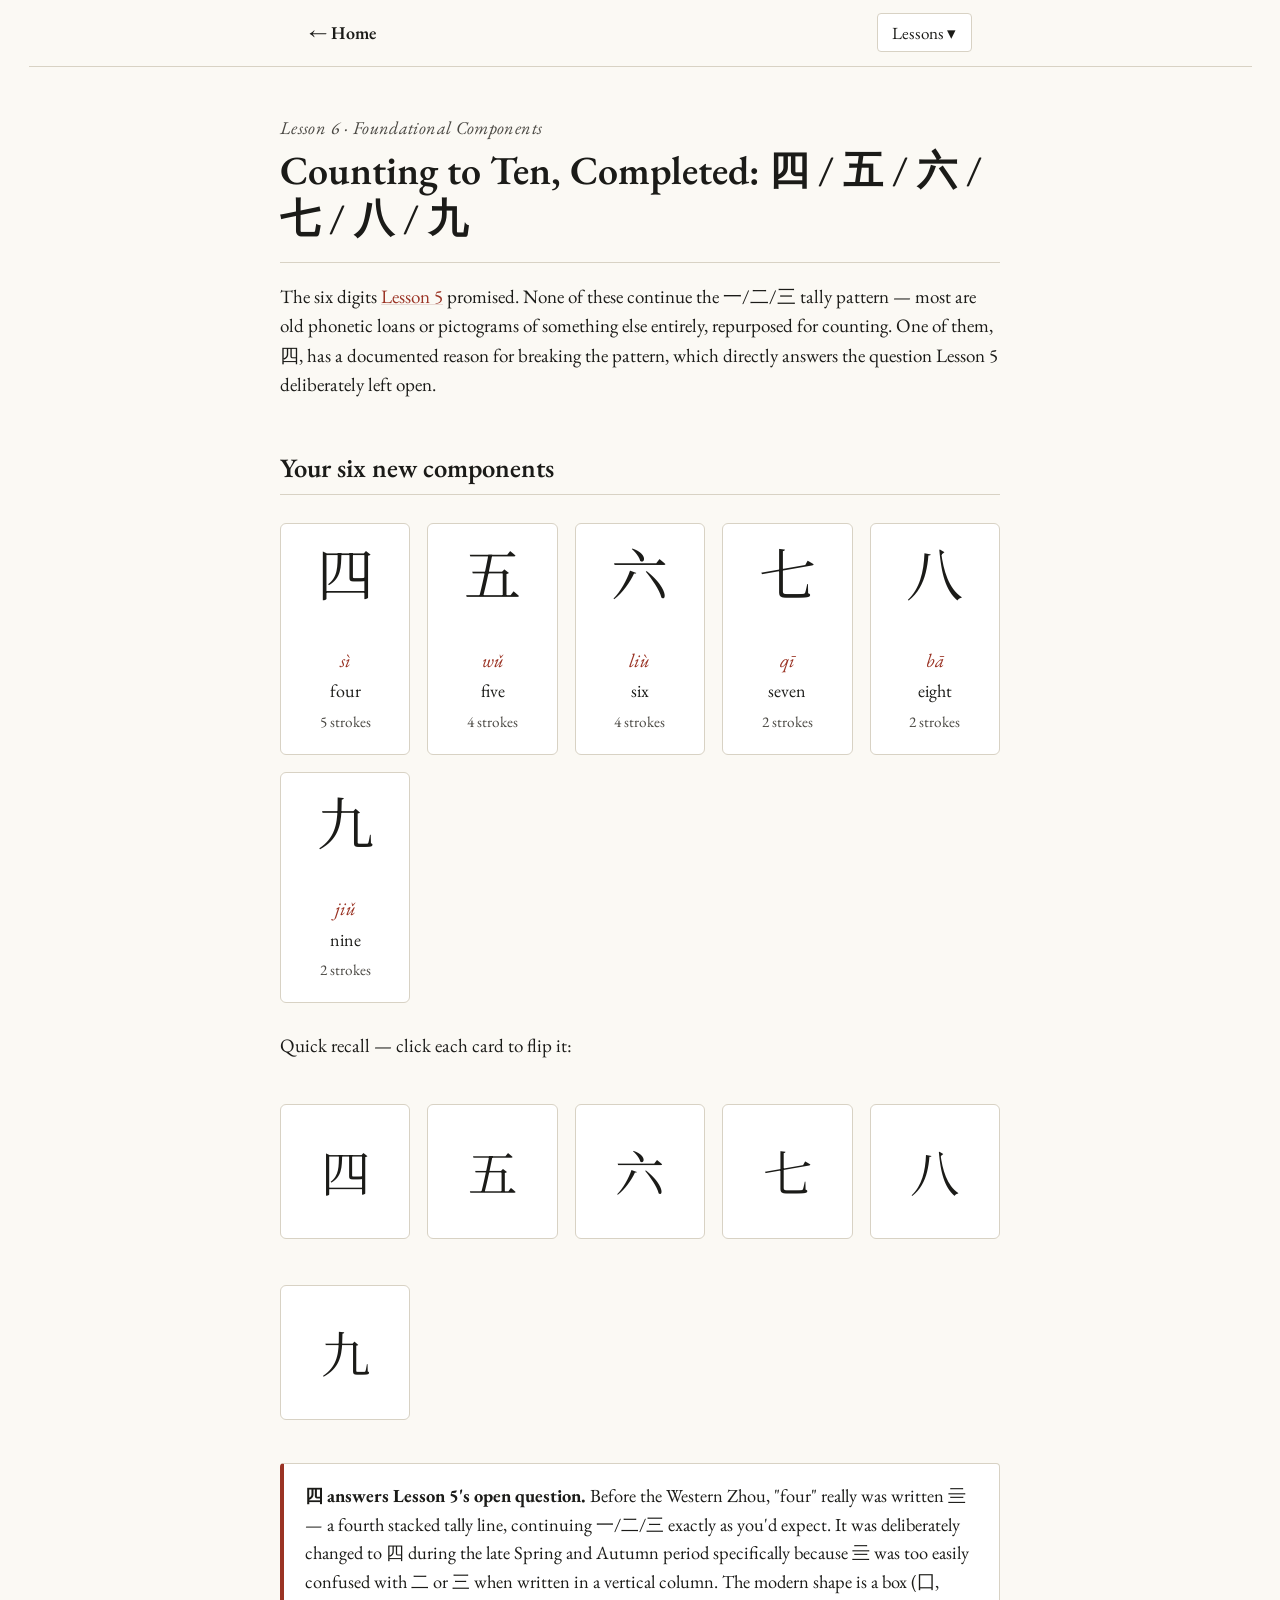
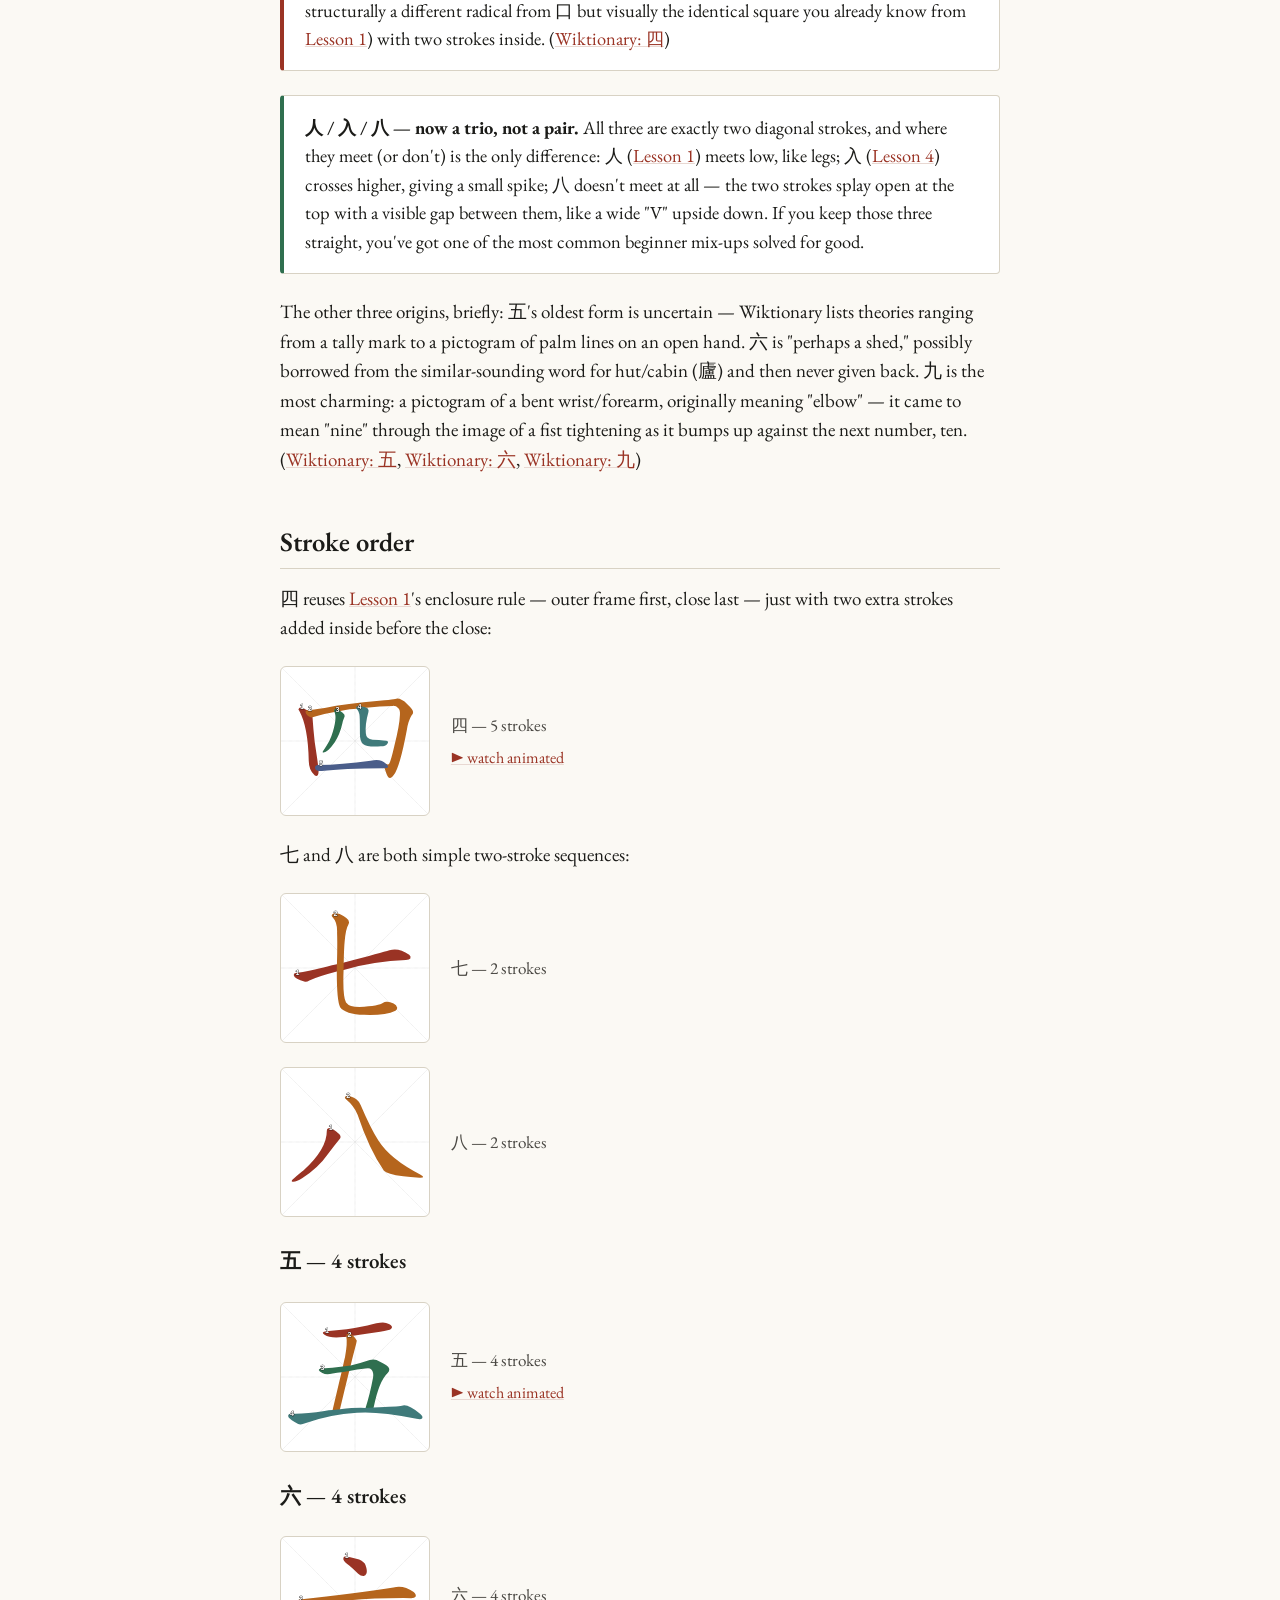
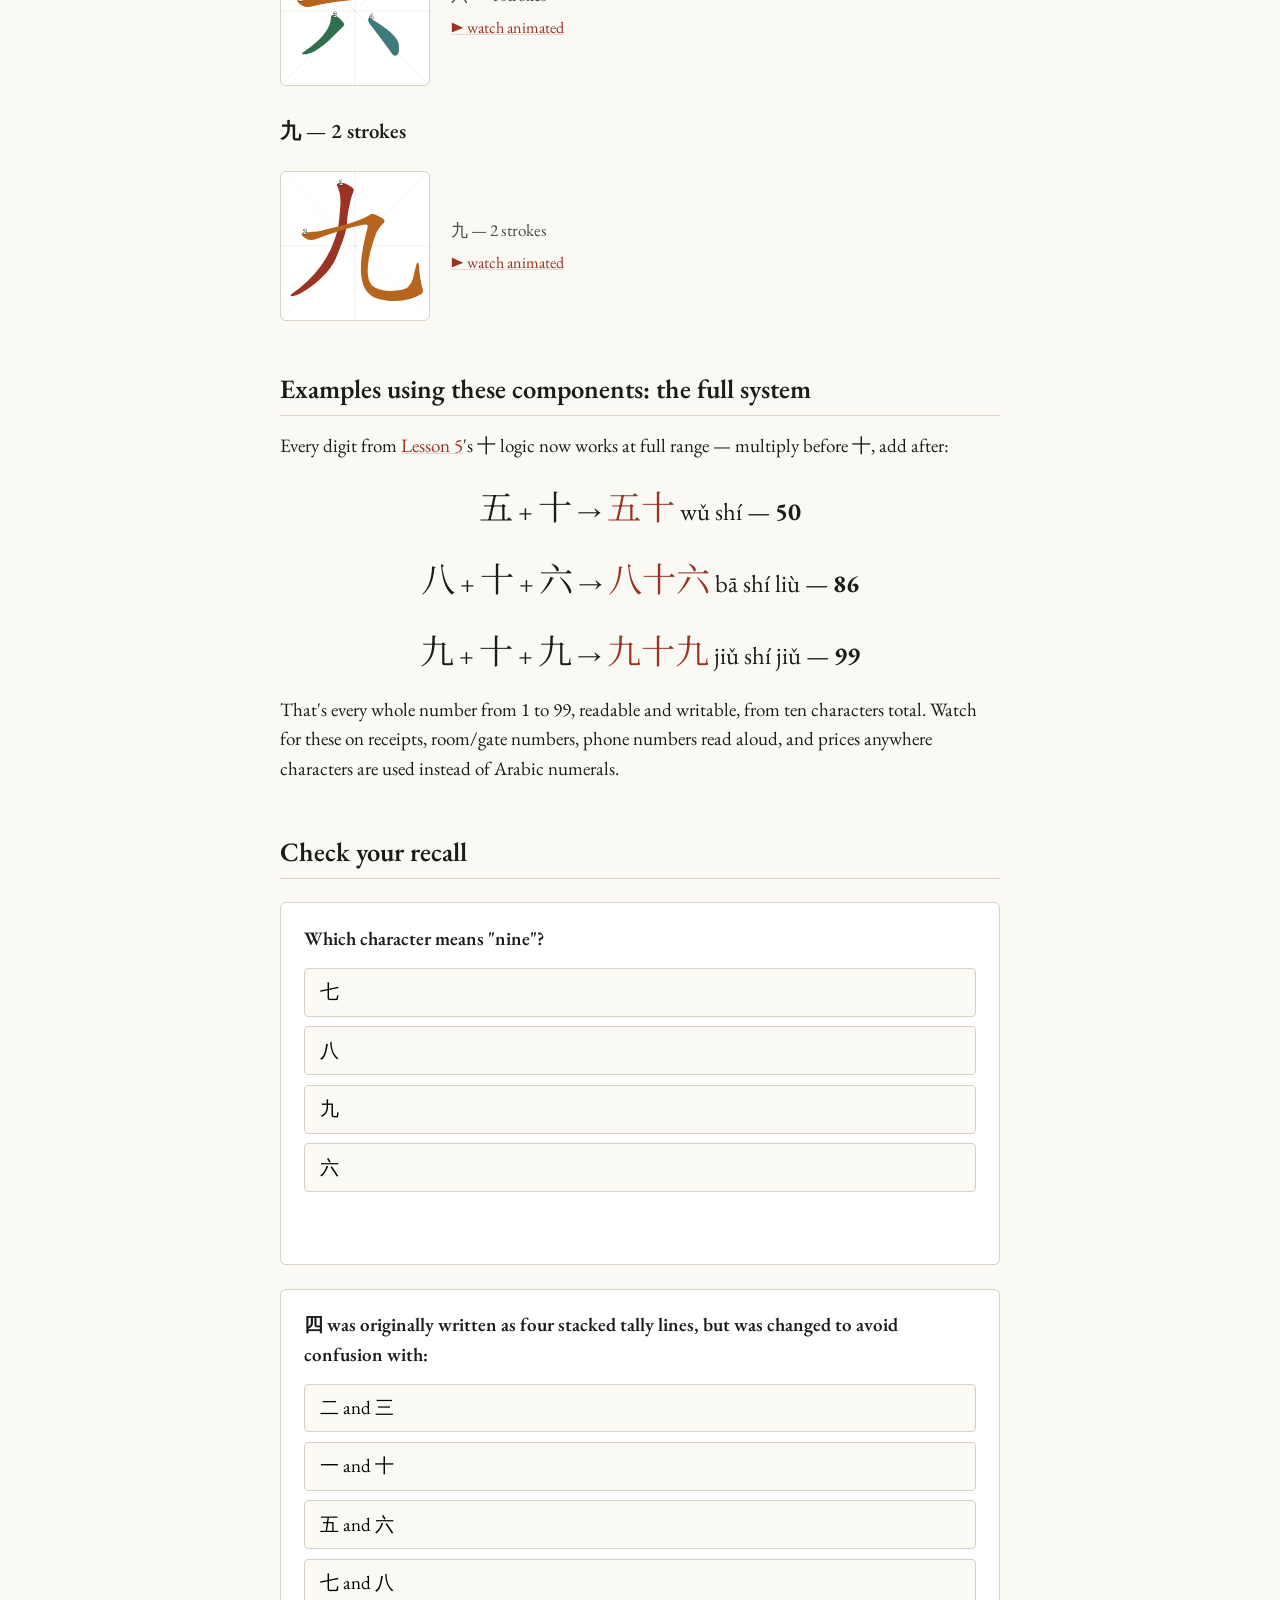
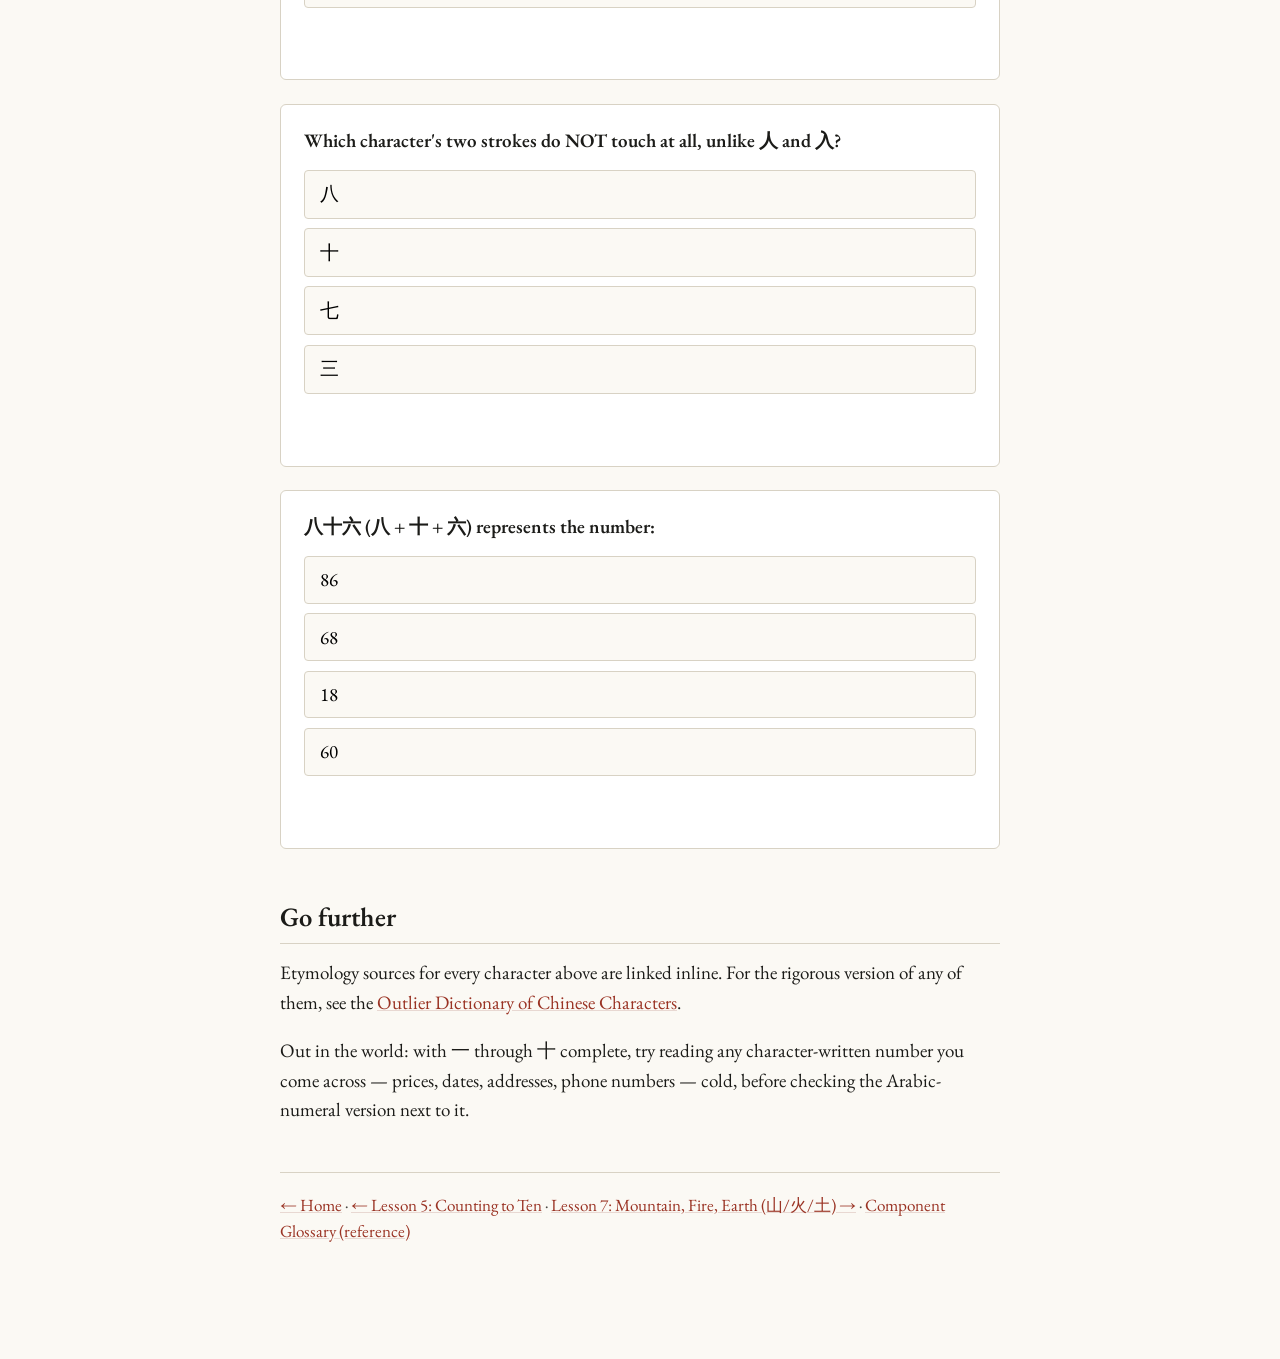
<file: public_html/lessons/0006-counting-completed.html>
<!DOCTYPE html>
<html lang="en">
<head>
<meta charset="UTF-8">
  <meta name="viewport" content="width=device-width, initial-scale=1">
<title>Lesson 6 — Counting to Ten, Completed: 四 / 五 / 六 / 七 / 八 / 九</title>
<link rel="stylesheet" href="../assets/style.css?v=2">
</head>
<body>
<div id="site-nav-root"></div>
<div class="page">

  <header class="lesson-header">
    <p class="kicker">Lesson 6 · Foundational Components</p>
    <h1>Counting to Ten, Completed: 四 / 五 / 六 / 七 / 八 / 九</h1>
  </header>

  <p>The six digits <a href="0005-counting-to-ten.html">Lesson 5</a> promised. None of these continue the 一/二/三 tally pattern — most are old phonetic loans or pictograms of something else entirely, repurposed for counting. One of them, 四, has a documented reason for breaking the pattern, which directly answers the question Lesson 5 deliberately left open.</p>

  <h2>Your six new components</h2>

  <div class="card-grid">
    <div class="char-card">
      <div class="glyph">四</div>
      <div class="variant">&nbsp;</div>
      <div class="pinyin">sì</div>
      <div class="meaning">four</div>
      <div class="strokes">5 strokes</div>
    </div>
    <div class="char-card">
      <div class="glyph">五</div>
      <div class="variant">&nbsp;</div>
      <div class="pinyin">wǔ</div>
      <div class="meaning">five</div>
      <div class="strokes">4 strokes</div>
    </div>
    <div class="char-card">
      <div class="glyph">六</div>
      <div class="variant">&nbsp;</div>
      <div class="pinyin">liù</div>
      <div class="meaning">six</div>
      <div class="strokes">4 strokes</div>
    </div>
    <div class="char-card">
      <div class="glyph">七</div>
      <div class="variant">&nbsp;</div>
      <div class="pinyin">qī</div>
      <div class="meaning">seven</div>
      <div class="strokes">2 strokes</div>
    </div>
    <div class="char-card">
      <div class="glyph">八</div>
      <div class="variant">&nbsp;</div>
      <div class="pinyin">bā</div>
      <div class="meaning">eight</div>
      <div class="strokes">2 strokes</div>
    </div>
    <div class="char-card">
      <div class="glyph">九</div>
      <div class="variant">&nbsp;</div>
      <div class="pinyin">jiǔ</div>
      <div class="meaning">nine</div>
      <div class="strokes">2 strokes</div>
    </div>
  </div>

  <p>Quick recall — click each card to flip it:</p>
  <div class="card-grid">
    <div class="flashcard"><div class="front">四</div><div class="back">sì — four</div></div>
    <div class="flashcard"><div class="front">五</div><div class="back">wǔ — five</div></div>
    <div class="flashcard"><div class="front">六</div><div class="back">liù — six</div></div>
    <div class="flashcard"><div class="front">七</div><div class="back">qī — seven</div></div>
    <div class="flashcard"><div class="front">八</div><div class="back">bā — eight</div></div>
    <div class="flashcard"><div class="front">九</div><div class="back">jiǔ — nine</div></div>
  </div>

  <div class="callout">
    <strong>四 answers Lesson 5's open question.</strong> Before the Western Zhou, "four" really was written 亖 — a fourth stacked tally line, continuing 一/二/三 exactly as you'd expect. It was deliberately changed to 四 during the late Spring and Autumn period specifically because 亖 was too easily confused with 二 or 三 when written in a vertical column. The modern shape is a box (囗, structurally a different radical from 口 but visually the identical square you already know from <a href="0001-foundational-components.html">Lesson 1</a>) with two strokes inside. (<a href="https://en.wiktionary.org/wiki/四">Wiktionary: 四</a>)
  </div>

  <div class="callout tip">
    <strong>人 / 入 / 八 — now a trio, not a pair.</strong> All three are exactly two diagonal strokes, and where they meet (or don't) is the only difference: 人 (<a href="0001-foundational-components.html">Lesson 1</a>) meets low, like legs; 入 (<a href="0004-up-down-out-in.html">Lesson 4</a>) crosses higher, giving a small spike; 八 doesn't meet at all — the two strokes splay open at the top with a visible gap between them, like a wide "V" upside down. If you keep those three straight, you've got one of the most common beginner mix-ups solved for good.
  </div>

  <p>The other three origins, briefly: 五's oldest form is uncertain — Wiktionary lists theories ranging from a tally mark to a pictogram of palm lines on an open hand. 六 is "perhaps a shed," possibly borrowed from the similar-sounding word for hut/cabin (廬) and then never given back. 九 is the most charming: a pictogram of a bent wrist/forearm, originally meaning "elbow" — it came to mean "nine" through the image of a fist tightening as it bumps up against the next number, ten. (<a href="https://en.wiktionary.org/wiki/五">Wiktionary: 五</a>, <a href="https://en.wiktionary.org/wiki/六">Wiktionary: 六</a>, <a href="https://en.wiktionary.org/wiki/九">Wiktionary: 九</a>)</p>

  <h2>Stroke order</h2>
  <p>四 reuses <a href="0001-foundational-components.html">Lesson 1</a>'s enclosure rule — outer frame first, close last — just with two extra strokes added inside before the close:</p>
  <div class="stroke-diagram">
    <img src="../assets/strokes/四.svg" alt="Stroke order diagram for 四, 5 strokes">
    <div class="stroke-meta">四 — 5 strokes<br><a class="stroke-watch" href="../assets/strokes-animated/四.svg" target="_blank" rel="noopener">▶ watch animated</a></div>
  </div>

  <p>七 and 八 are both simple two-stroke sequences:</p>
  <div class="stroke-diagram">
    <img src="../assets/strokes/七.svg" alt="Stroke order diagram for 七, 2 strokes">
    <div class="stroke-meta">七 — 2 strokes</div>
  </div>
  <div class="stroke-diagram">
    <img src="../assets/strokes/八.svg" alt="Stroke order diagram for 八, 2 strokes">
    <div class="stroke-meta">八 — 2 strokes</div>
  </div>

  <h3>五 — 4 strokes</h3>
  <div class="stroke-diagram">
    <img src="../assets/strokes/五.svg" alt="Stroke order diagram for 五, 4 strokes">
    <div class="stroke-meta">五 — 4 strokes<br><a class="stroke-watch" href="../assets/strokes-animated/五.svg" target="_blank" rel="noopener">▶ watch animated</a></div>
  </div>

  <h3>六 — 4 strokes</h3>
  <div class="stroke-diagram">
    <img src="../assets/strokes/六.svg" alt="Stroke order diagram for 六, 4 strokes">
    <div class="stroke-meta">六 — 4 strokes<br><a class="stroke-watch" href="../assets/strokes-animated/六.svg" target="_blank" rel="noopener">▶ watch animated</a></div>
  </div>

  <h3>九 — 2 strokes</h3>
  <div class="stroke-diagram">
    <img src="../assets/strokes/九.svg" alt="Stroke order diagram for 九, 2 strokes">
    <div class="stroke-meta">九 — 2 strokes<br><a class="stroke-watch" href="../assets/strokes-animated/九.svg" target="_blank" rel="noopener">▶ watch animated</a></div>
  </div>

  <h2>Examples using these components: the full system</h2>
  <p>Every digit from <a href="0005-counting-to-ten.html">Lesson 5</a>'s 十 logic now works at full range — multiply before 十, add after:</p>

  <p style="text-align:center; font-size:1.3rem">
    <span class="han" style="font-size:1.8rem">五</span> + <span class="han" style="font-size:1.8rem">十</span> → <span class="han" style="font-size:1.8rem; color:var(--accent)">五十</span> wǔ shí — <strong>50</strong>
  </p>
  <p style="text-align:center; font-size:1.3rem">
    <span class="han" style="font-size:1.8rem">八</span> + <span class="han" style="font-size:1.8rem">十</span> + <span class="han" style="font-size:1.8rem">六</span> → <span class="han" style="font-size:1.8rem; color:var(--accent)">八十六</span> bā shí liù — <strong>86</strong>
  </p>
  <p style="text-align:center; font-size:1.3rem">
    <span class="han" style="font-size:1.8rem">九</span> + <span class="han" style="font-size:1.8rem">十</span> + <span class="han" style="font-size:1.8rem">九</span> → <span class="han" style="font-size:1.8rem; color:var(--accent)">九十九</span> jiǔ shí jiǔ — <strong>99</strong>
  </p>

  <p>That's every whole number from 1 to 99, readable and writable, from ten characters total. Watch for these on receipts, room/gate numbers, phone numbers read aloud, and prices anywhere characters are used instead of Arabic numerals.</p>

  <h2>Check your recall</h2>

  <div class="quiz-mc" data-answer="3">
    <p class="quiz-question">Which character means "nine"?</p>
    <div class="quiz-options">
      <button>七</button>
      <button>八</button>
      <button>九</button>
      <button>六</button>
    </div>
    <p class="quiz-feedback"></p>
  </div>

  <div class="quiz-mc" data-answer="1">
    <p class="quiz-question">四 was originally written as four stacked tally lines, but was changed to avoid confusion with:</p>
    <div class="quiz-options">
      <button>二 and 三</button>
      <button>一 and 十</button>
      <button>五 and 六</button>
      <button>七 and 八</button>
    </div>
    <p class="quiz-feedback"></p>
  </div>

  <div class="quiz-mc" data-answer="1">
    <p class="quiz-question">Which character's two strokes do NOT touch at all, unlike 人 and 入?</p>
    <div class="quiz-options">
      <button>八</button>
      <button>十</button>
      <button>七</button>
      <button>三</button>
    </div>
    <p class="quiz-feedback"></p>
  </div>

  <div class="quiz-mc" data-answer="1">
    <p class="quiz-question">八十六 (八 + 十 + 六) represents the number:</p>
    <div class="quiz-options">
      <button>86</button>
      <button>68</button>
      <button>18</button>
      <button>60</button>
    </div>
    <p class="quiz-feedback"></p>
  </div>

  <h2>Go further</h2>
  <p>Etymology sources for every character above are linked inline. For the rigorous version of any of them, see the <a href="https://www.outlier-linguistics.com/products/outlier-dictionary-of-chinese-characters">Outlier Dictionary of Chinese Characters</a>.</p>

  <p>Out in the world: with 一 through 十 complete, try reading any character-written number you come across — prices, dates, addresses, phone numbers — cold, before checking the Arabic-numeral version next to it.</p>

  <nav class="lesson-nav">
    <a href="../index.html">← Home</a> ·
    <a href="0005-counting-to-ten.html">← Lesson 5: Counting to Ten</a> ·
    <a href="0007-mountain-fire-earth.html">Lesson 7: Mountain, Fire, Earth (山/火/土) →</a> ·
    <a href="../reference/components-glossary.html">Component Glossary (reference)</a>
  </nav>

</div>
<script src="../assets/quiz.js?v=2"></script>
<script src="../assets/nav.js?v=2"></script>
</body>
</html>
</file>
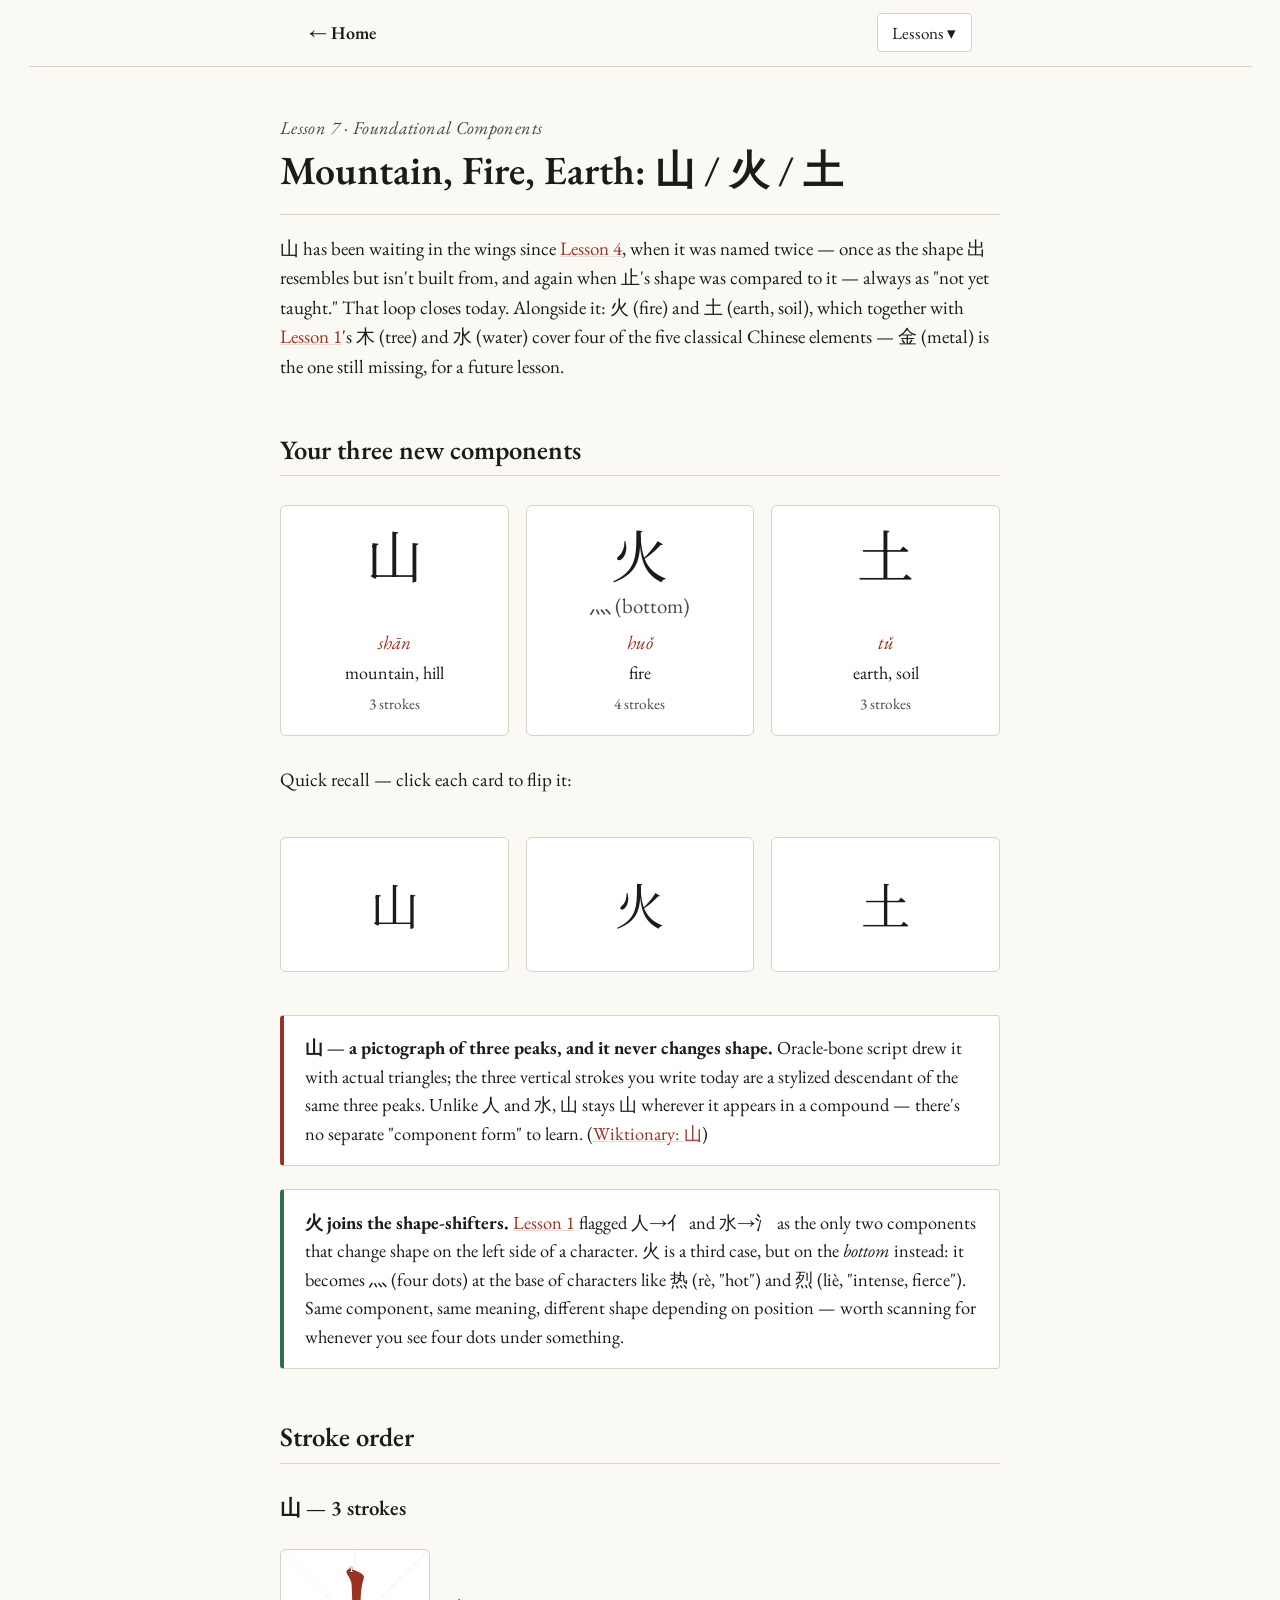
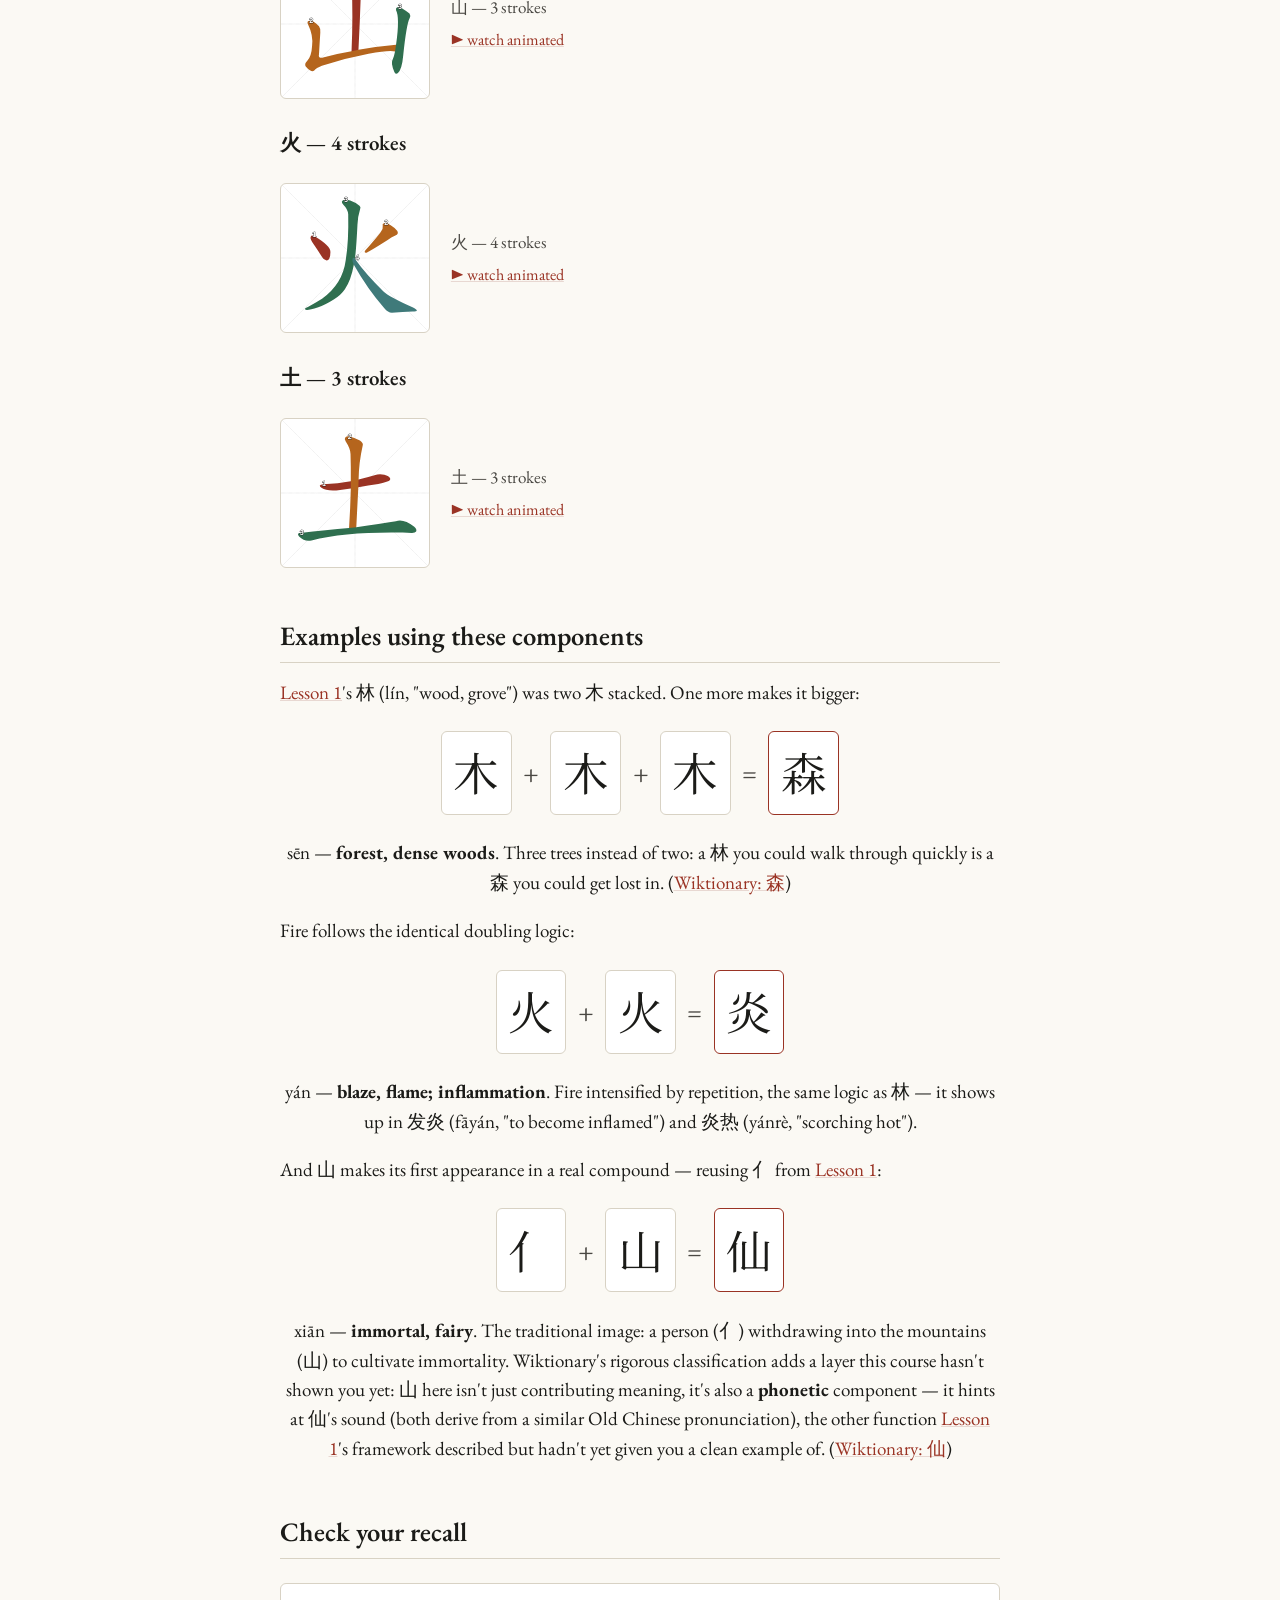
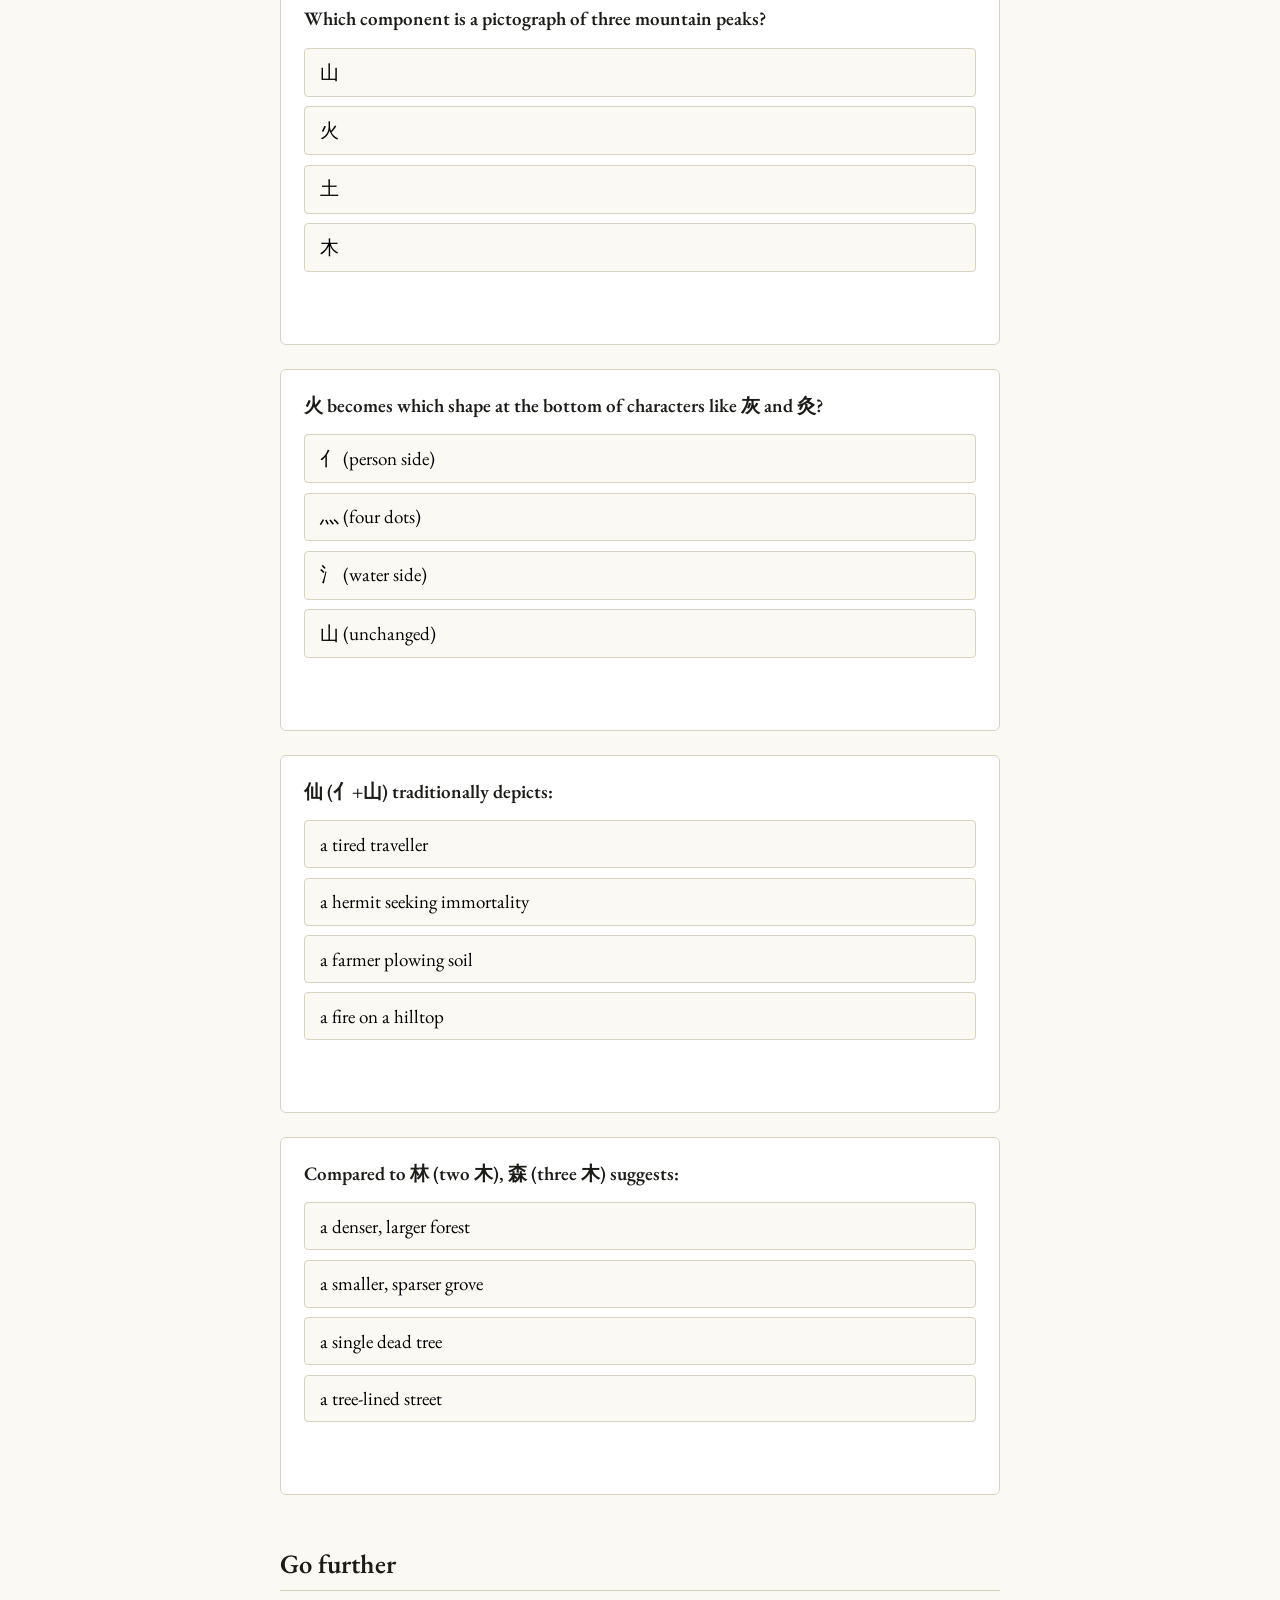
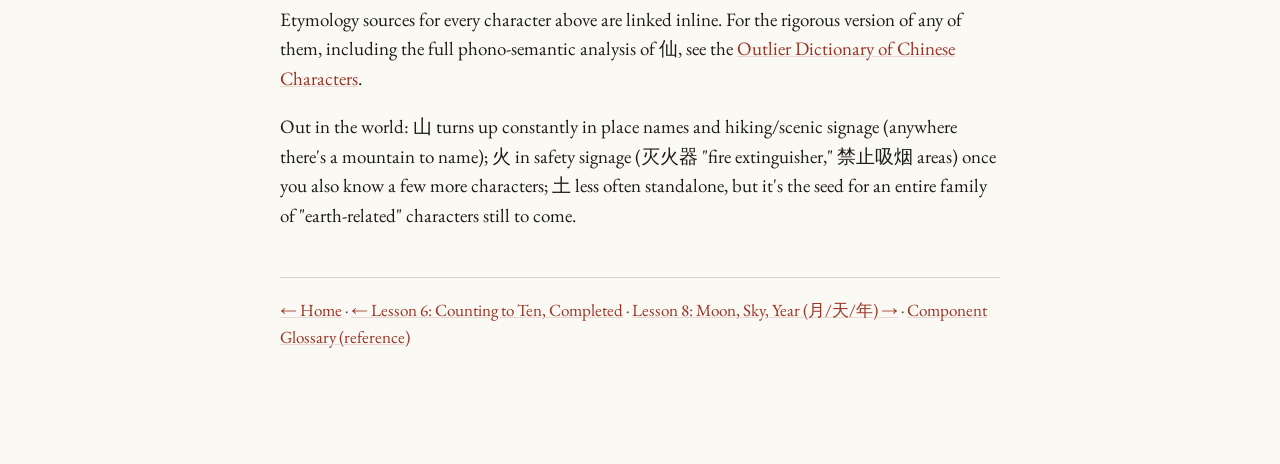
<file: public_html/lessons/0007-mountain-fire-earth.html>
<!DOCTYPE html>
<html lang="en">
<head>
<meta charset="UTF-8">
  <meta name="viewport" content="width=device-width, initial-scale=1">
<title>Lesson 7 — Mountain, Fire, Earth: 山 / 火 / 土</title>
<link rel="stylesheet" href="../assets/style.css?v=2">
</head>
<body>
<div id="site-nav-root"></div>
<div class="page">

  <header class="lesson-header">
    <p class="kicker">Lesson 7 · Foundational Components</p>
    <h1>Mountain, Fire, Earth: 山 / 火 / 土</h1>
  </header>

  <p>山 has been waiting in the wings since <a href="0004-up-down-out-in.html">Lesson 4</a>, when it was named twice — once as the shape 出 resembles but isn't built from, and again when 止's shape was compared to it — always as "not yet taught." That loop closes today. Alongside it: 火 (fire) and 土 (earth, soil), which together with <a href="0001-foundational-components.html">Lesson 1</a>'s 木 (tree) and 水 (water) cover four of the five classical Chinese elements — 金 (metal) is the one still missing, for a future lesson.</p>

  <h2>Your three new components</h2>

  <div class="card-grid">
    <div class="char-card">
      <div class="glyph">山</div>
      <div class="variant">&nbsp;</div>
      <div class="pinyin">shān</div>
      <div class="meaning">mountain, hill</div>
      <div class="strokes">3 strokes</div>
    </div>
    <div class="char-card">
      <div class="glyph">火</div>
      <div class="variant">灬 (bottom)</div>
      <div class="pinyin">huǒ</div>
      <div class="meaning">fire</div>
      <div class="strokes">4 strokes</div>
    </div>
    <div class="char-card">
      <div class="glyph">土</div>
      <div class="variant">&nbsp;</div>
      <div class="pinyin">tǔ</div>
      <div class="meaning">earth, soil</div>
      <div class="strokes">3 strokes</div>
    </div>
  </div>

  <p>Quick recall — click each card to flip it:</p>
  <div class="card-grid">
    <div class="flashcard"><div class="front">山</div><div class="back">shān — mountain, hill</div></div>
    <div class="flashcard"><div class="front">火</div><div class="back">huǒ — fire</div></div>
    <div class="flashcard"><div class="front">土</div><div class="back">tǔ — earth, soil</div></div>
  </div>

  <div class="callout">
    <strong>山 — a pictograph of three peaks, and it never changes shape.</strong> Oracle-bone script drew it with actual triangles; the three vertical strokes you write today are a stylized descendant of the same three peaks. Unlike 人 and 水, 山 stays 山 wherever it appears in a compound — there's no separate "component form" to learn. (<a href="https://en.wiktionary.org/wiki/山">Wiktionary: 山</a>)
  </div>

  <div class="callout tip">
    <strong>火 joins the shape-shifters.</strong> <a href="0001-foundational-components.html">Lesson 1</a> flagged 人→亻 and 水→氵 as the only two components that change shape on the left side of a character. 火 is a third case, but on the <em>bottom</em> instead: it becomes 灬 (four dots) at the base of characters like 热 (rè, "hot") and 烈 (liè, "intense, fierce"). Same component, same meaning, different shape depending on position — worth scanning for whenever you see four dots under something.
  </div>

  <h2>Stroke order</h2>

  <h3>山 — 3 strokes</h3>
  <div class="stroke-diagram">
    <img src="../assets/strokes/山.svg" alt="Stroke order diagram for 山, 3 strokes">
    <div class="stroke-meta">山 — 3 strokes<br><a class="stroke-watch" href="../assets/strokes-animated/山.svg" target="_blank" rel="noopener">▶ watch animated</a></div>
  </div>

  <h3>火 — 4 strokes</h3>
  <div class="stroke-diagram">
    <img src="../assets/strokes/火.svg" alt="Stroke order diagram for 火, 4 strokes">
    <div class="stroke-meta">火 — 4 strokes<br><a class="stroke-watch" href="../assets/strokes-animated/火.svg" target="_blank" rel="noopener">▶ watch animated</a></div>
  </div>

  <h3>土 — 3 strokes</h3>
  <div class="stroke-diagram">
    <img src="../assets/strokes/土.svg" alt="Stroke order diagram for 土, 3 strokes">
    <div class="stroke-meta">土 — 3 strokes<br><a class="stroke-watch" href="../assets/strokes-animated/土.svg" target="_blank" rel="noopener">▶ watch animated</a></div>
  </div>

  <h2>Examples using these components</h2>

  <p><a href="0001-foundational-components.html">Lesson 1</a>'s 林 (lín, "wood, grove") was two 木 stacked. One more makes it bigger:</p>

  <div class="breakdown">
    <span class="piece">木</span><span class="op">+</span><span class="piece">木</span><span class="op">+</span><span class="piece">木</span><span class="eq">=</span><span class="result">森</span>
  </div>
  <p style="text-align:center">sēn — <strong>forest, dense woods</strong>. Three trees instead of two: a 林 you could walk through quickly is a 森 you could get lost in. (<a href="https://en.wiktionary.org/wiki/森">Wiktionary: 森</a>)</p>

  <p>Fire follows the identical doubling logic:</p>

  <div class="breakdown">
    <span class="piece">火</span><span class="op">+</span><span class="piece">火</span><span class="eq">=</span><span class="result">炎</span>
  </div>
  <p style="text-align:center">yán — <strong>blaze, flame; inflammation</strong>. Fire intensified by repetition, the same logic as 林 — it shows up in 发炎 (fāyán, "to become inflamed") and 炎热 (yánrè, "scorching hot").</p>

  <p>And 山 makes its first appearance in a real compound — reusing 亻 from <a href="0001-foundational-components.html">Lesson 1</a>:</p>

  <div class="breakdown">
    <span class="piece">亻</span><span class="op">+</span><span class="piece">山</span><span class="eq">=</span><span class="result">仙</span>
  </div>
  <p style="text-align:center">xiān — <strong>immortal, fairy</strong>. The traditional image: a person (亻) withdrawing into the mountains (山) to cultivate immortality. Wiktionary's rigorous classification adds a layer this course hasn't shown you yet: 山 here isn't just contributing meaning, it's also a <strong>phonetic</strong> component — it hints at 仙's sound (both derive from a similar Old Chinese pronunciation), the other function <a href="0001-foundational-components.html">Lesson 1</a>'s framework described but hadn't yet given you a clean example of. (<a href="https://en.wiktionary.org/wiki/仙">Wiktionary: 仙</a>)</p>

  <h2>Check your recall</h2>

  <div class="quiz-mc" data-answer="1">
    <p class="quiz-question">Which component is a pictograph of three mountain peaks?</p>
    <div class="quiz-options">
      <button>山</button>
      <button>火</button>
      <button>土</button>
      <button>木</button>
    </div>
    <p class="quiz-feedback"></p>
  </div>

  <div class="quiz-mc" data-answer="2">
    <p class="quiz-question">火 becomes which shape at the bottom of characters like 灰 and 灸?</p>
    <div class="quiz-options">
      <button>亻 (person side)</button>
      <button>灬 (four dots)</button>
      <button>氵 (water side)</button>
      <button>山 (unchanged)</button>
    </div>
    <p class="quiz-feedback"></p>
  </div>

  <div class="quiz-mc" data-answer="2">
    <p class="quiz-question">仙 (亻+山) traditionally depicts:</p>
    <div class="quiz-options">
      <button>a tired traveller</button>
      <button>a hermit seeking immortality</button>
      <button>a farmer plowing soil</button>
      <button>a fire on a hilltop</button>
    </div>
    <p class="quiz-feedback"></p>
  </div>

  <div class="quiz-mc" data-answer="1">
    <p class="quiz-question">Compared to 林 (two 木), 森 (three 木) suggests:</p>
    <div class="quiz-options">
      <button>a denser, larger forest</button>
      <button>a smaller, sparser grove</button>
      <button>a single dead tree</button>
      <button>a tree-lined street</button>
    </div>
    <p class="quiz-feedback"></p>
  </div>

  <h2>Go further</h2>
  <p>Etymology sources for every character above are linked inline. For the rigorous version of any of them, including the full phono-semantic analysis of 仙, see the <a href="https://www.outlier-linguistics.com/products/outlier-dictionary-of-chinese-characters">Outlier Dictionary of Chinese Characters</a>.</p>

  <p>Out in the world: 山 turns up constantly in place names and hiking/scenic signage (anywhere there's a mountain to name); 火 in safety signage (灭火器 "fire extinguisher," 禁止吸烟 areas) once you also know a few more characters; 土 less often standalone, but it's the seed for an entire family of "earth-related" characters still to come.</p>

  <nav class="lesson-nav">
    <a href="../index.html">← Home</a> ·
    <a href="0006-counting-completed.html">← Lesson 6: Counting to Ten, Completed</a> ·
    <a href="0008-moon-sky-year.html">Lesson 8: Moon, Sky, Year (月/天/年) →</a> ·
    <a href="../reference/components-glossary.html">Component Glossary (reference)</a>
  </nav>

</div>
<script src="../assets/quiz.js?v=2"></script>
<script src="../assets/nav.js?v=2"></script>
</body>
</html>
</file>
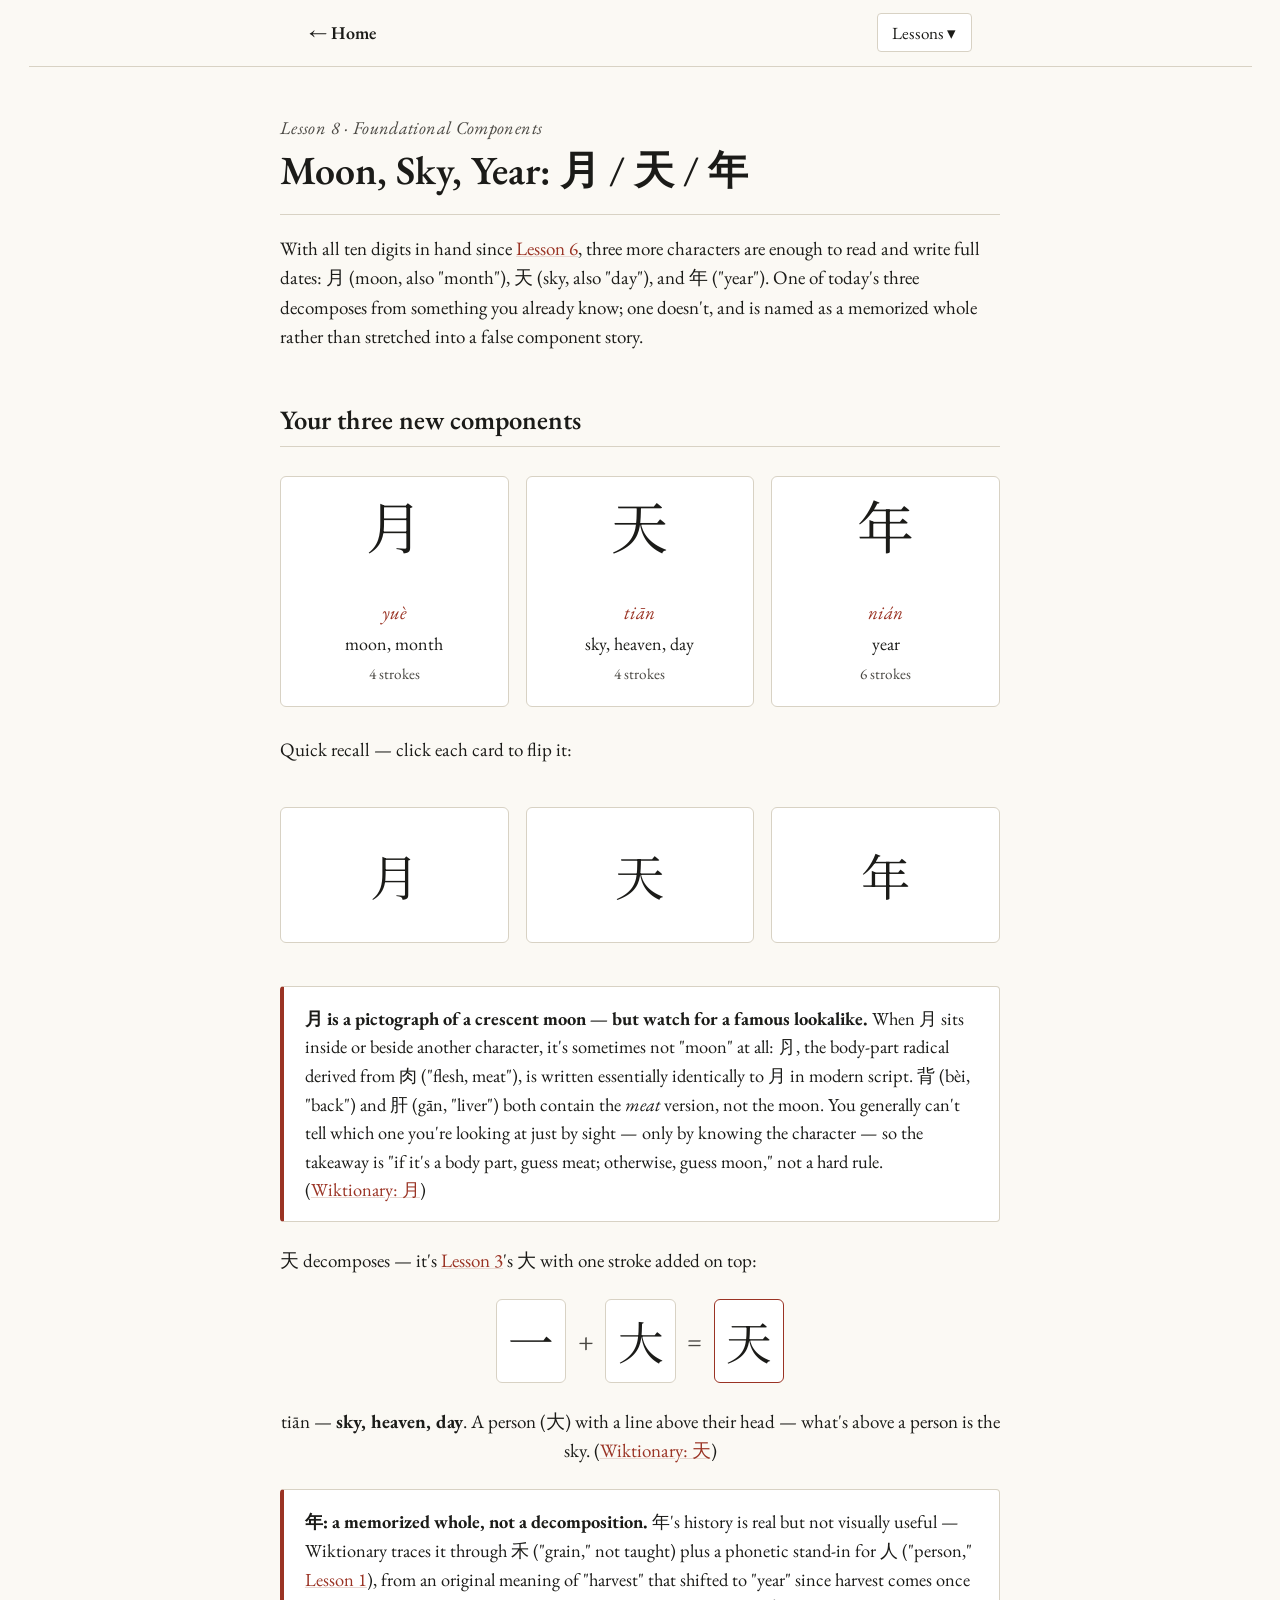
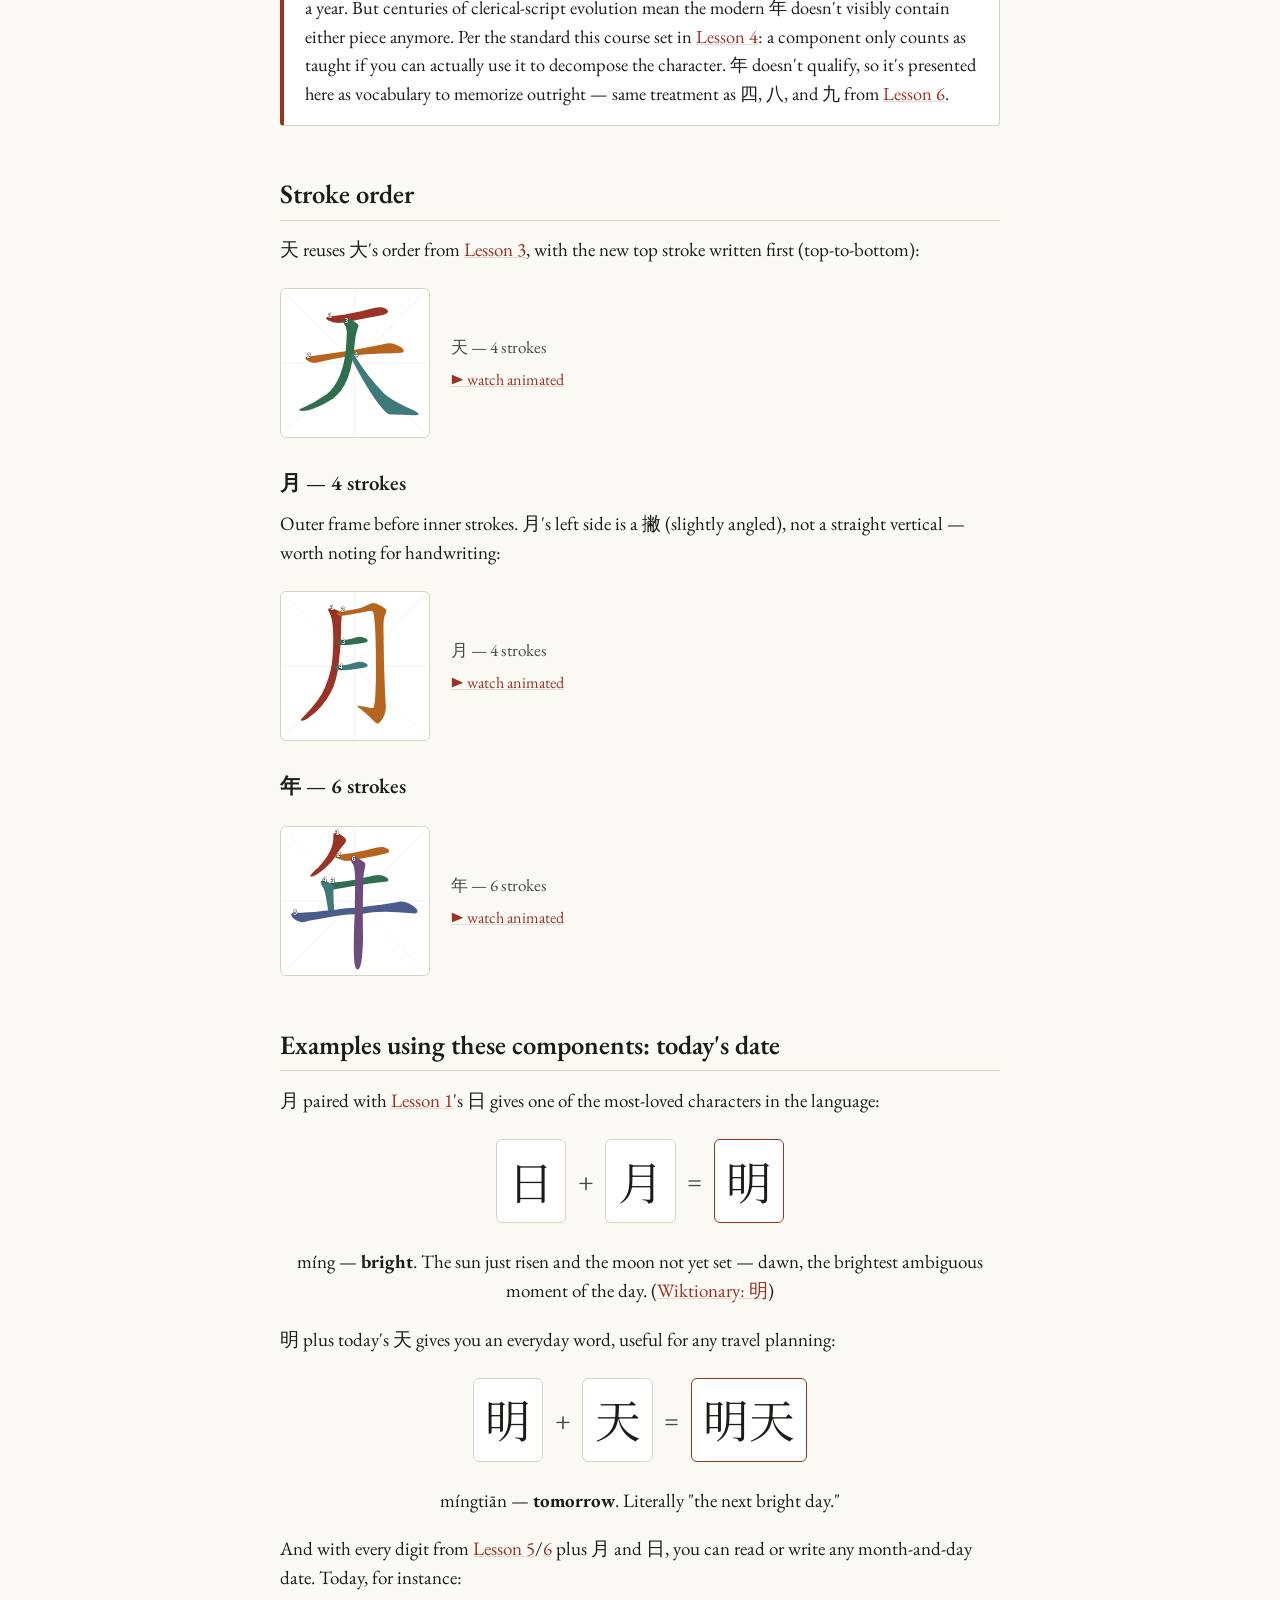
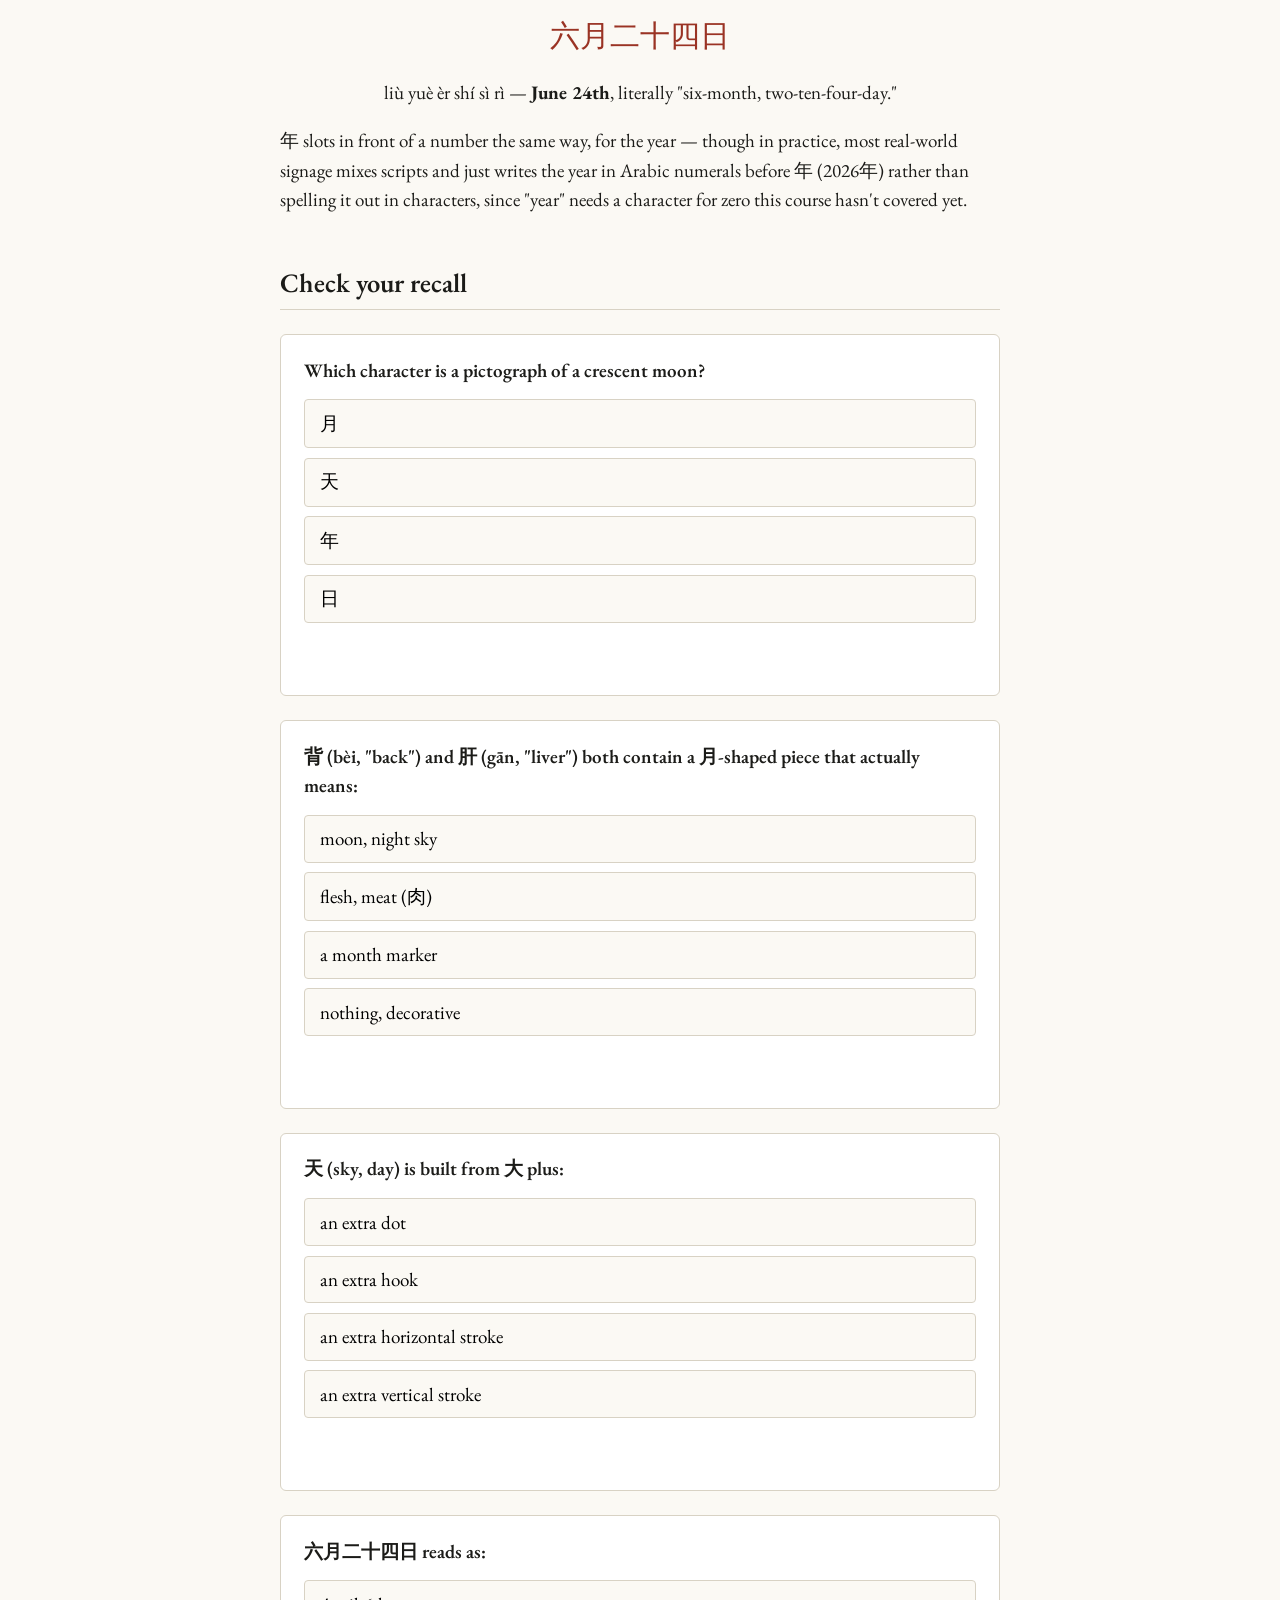
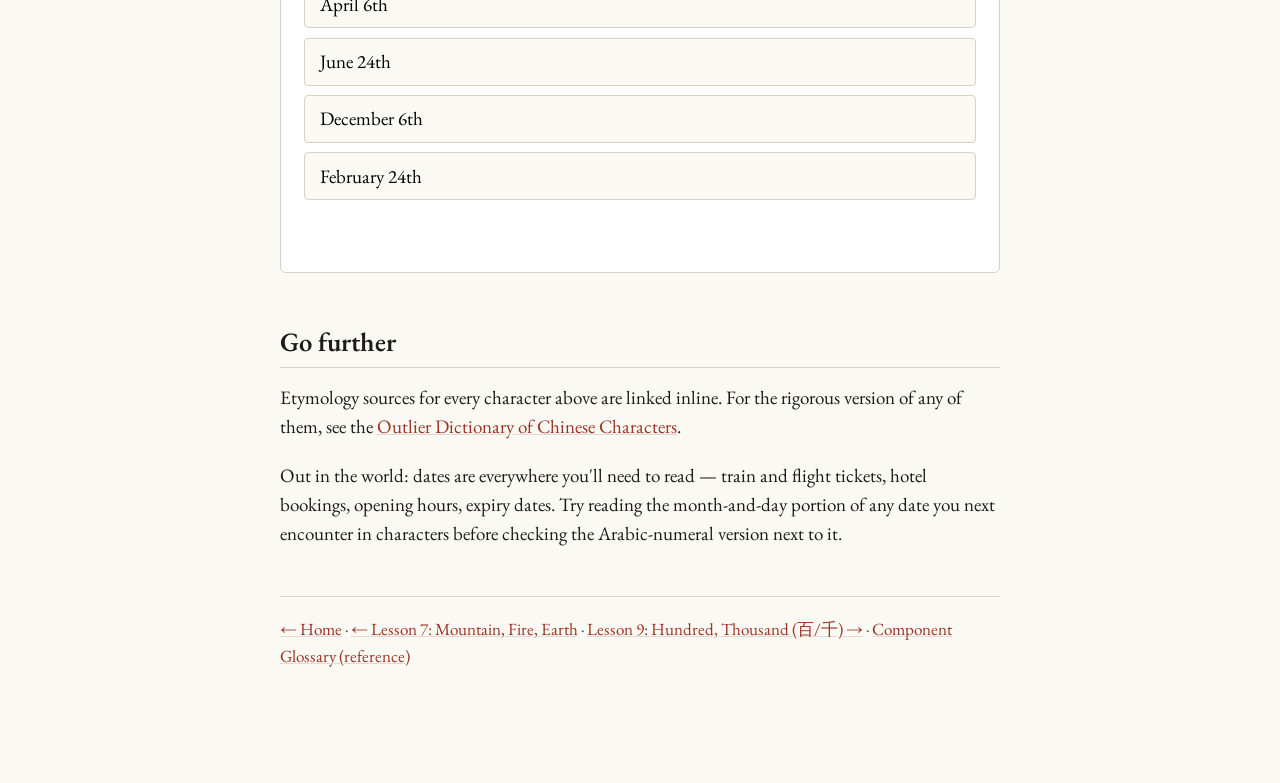
<file: public_html/lessons/0008-moon-sky-year.html>
<!DOCTYPE html>
<html lang="en">
<head>
<meta charset="UTF-8">
  <meta name="viewport" content="width=device-width, initial-scale=1">
<title>Lesson 8 — Moon, Sky, Year: 月 / 天 / 年</title>
<link rel="stylesheet" href="../assets/style.css?v=2">
</head>
<body>
<div id="site-nav-root"></div>
<div class="page">

  <header class="lesson-header">
    <p class="kicker">Lesson 8 · Foundational Components</p>
    <h1>Moon, Sky, Year: 月 / 天 / 年</h1>
  </header>

  <p>With all ten digits in hand since <a href="0006-counting-completed.html">Lesson 6</a>, three more characters are enough to read and write full dates: 月 (moon, also "month"), 天 (sky, also "day"), and 年 ("year"). One of today's three decomposes from something you already know; one doesn't, and is named as a memorized whole rather than stretched into a false component story.</p>

  <h2>Your three new components</h2>

  <div class="card-grid">
    <div class="char-card">
      <div class="glyph">月</div>
      <div class="variant">&nbsp;</div>
      <div class="pinyin">yuè</div>
      <div class="meaning">moon, month</div>
      <div class="strokes">4 strokes</div>
    </div>
    <div class="char-card">
      <div class="glyph">天</div>
      <div class="variant">&nbsp;</div>
      <div class="pinyin">tiān</div>
      <div class="meaning">sky, heaven, day</div>
      <div class="strokes">4 strokes</div>
    </div>
    <div class="char-card">
      <div class="glyph">年</div>
      <div class="variant">&nbsp;</div>
      <div class="pinyin">nián</div>
      <div class="meaning">year</div>
      <div class="strokes">6 strokes</div>
    </div>
  </div>

  <p>Quick recall — click each card to flip it:</p>
  <div class="card-grid">
    <div class="flashcard"><div class="front">月</div><div class="back">yuè — moon, month</div></div>
    <div class="flashcard"><div class="front">天</div><div class="back">tiān — sky, heaven, day</div></div>
    <div class="flashcard"><div class="front">年</div><div class="back">nián — year</div></div>
  </div>

  <div class="callout">
    <strong>月 is a pictograph of a crescent moon — but watch for a famous lookalike.</strong> When 月 sits inside or beside another character, it's sometimes not "moon" at all: ⺼, the body-part radical derived from 肉 ("flesh, meat"), is written essentially identically to 月 in modern script. 背 (bèi, "back") and 肝 (gān, "liver") both contain the <em>meat</em> version, not the moon. You generally can't tell which one you're looking at just by sight — only by knowing the character — so the takeaway is "if it's a body part, guess meat; otherwise, guess moon," not a hard rule. (<a href="https://en.wiktionary.org/wiki/月">Wiktionary: 月</a>)
  </div>

  <p>天 decomposes — it's <a href="0003-big-small-middle.html">Lesson 3</a>'s 大 with one stroke added on top:</p>

  <div class="breakdown">
    <span class="piece">一</span><span class="op">+</span><span class="piece">大</span><span class="eq">=</span><span class="result">天</span>
  </div>
  <p style="text-align:center">tiān — <strong>sky, heaven, day</strong>. A person (大) with a line above their head — what's above a person is the sky. (<a href="https://en.wiktionary.org/wiki/天">Wiktionary: 天</a>)</p>

  <div class="callout">
    <strong>年: a memorized whole, not a decomposition.</strong> 年's history is real but not visually useful — Wiktionary traces it through 禾 ("grain," not taught) plus a phonetic stand-in for 人 ("person," <a href="0001-foundational-components.html">Lesson 1</a>), from an original meaning of "harvest" that shifted to "year" since harvest comes once a year. But centuries of clerical-script evolution mean the modern 年 doesn't visibly contain either piece anymore. Per the standard this course set in <a href="0004-up-down-out-in.html">Lesson 4</a>: a component only counts as taught if you can actually use it to decompose the character. 年 doesn't qualify, so it's presented here as vocabulary to memorize outright — same treatment as 四, 八, and 九 from <a href="0006-counting-completed.html">Lesson 6</a>.
  </div>

  <h2>Stroke order</h2>
  <p>天 reuses 大's order from <a href="0003-big-small-middle.html">Lesson 3</a>, with the new top stroke written first (top-to-bottom):</p>
  <div class="stroke-diagram">
    <img src="../assets/strokes/天.svg" alt="Stroke order diagram for 天, 4 strokes">
    <div class="stroke-meta">天 — 4 strokes<br><a class="stroke-watch" href="../assets/strokes-animated/天.svg" target="_blank" rel="noopener">▶ watch animated</a></div>
  </div>
  <h3>月 — 4 strokes</h3>
  <p>Outer frame before inner strokes. 月's left side is a 撇 (slightly angled), not a straight vertical — worth noting for handwriting:</p>
  <div class="stroke-diagram">
    <img src="../assets/strokes/月.svg" alt="Stroke order diagram for 月, 4 strokes">
    <div class="stroke-meta">月 — 4 strokes<br><a class="stroke-watch" href="../assets/strokes-animated/月.svg" target="_blank" rel="noopener">▶ watch animated</a></div>
  </div>

  <h3>年 — 6 strokes</h3>
  <div class="stroke-diagram">
    <img src="../assets/strokes/年.svg" alt="Stroke order diagram for 年, 6 strokes">
    <div class="stroke-meta">年 — 6 strokes<br><a class="stroke-watch" href="../assets/strokes-animated/年.svg" target="_blank" rel="noopener">▶ watch animated</a></div>
  </div>

  <h2>Examples using these components: today's date</h2>

  <p>月 paired with <a href="0001-foundational-components.html">Lesson 1</a>'s 日 gives one of the most-loved characters in the language:</p>

  <div class="breakdown">
    <span class="piece">日</span><span class="op">+</span><span class="piece">月</span><span class="eq">=</span><span class="result">明</span>
  </div>
  <p style="text-align:center">míng — <strong>bright</strong>. The sun just risen and the moon not yet set — dawn, the brightest ambiguous moment of the day. (<a href="https://en.wiktionary.org/wiki/明">Wiktionary: 明</a>)</p>

  <p>明 plus today's 天 gives you an everyday word, useful for any travel planning:</p>

  <div class="breakdown">
    <span class="piece">明</span><span class="op">+</span><span class="piece">天</span><span class="eq">=</span><span class="result">明天</span>
  </div>
  <p style="text-align:center">míngtiān — <strong>tomorrow</strong>. Literally "the next bright day."</p>

  <p>And with every digit from <a href="0005-counting-to-ten.html">Lesson 5</a>/<a href="0006-counting-completed.html">6</a> plus 月 and 日, you can read or write any month-and-day date. Today, for instance:</p>

  <p style="text-align:center; font-size:1.6rem; color:var(--accent)">六月二十四日</p>
  <p style="text-align:center">liù yuè èr shí sì rì — <strong>June 24th</strong>, literally "six-month, two-ten-four-day."</p>

  <p>年 slots in front of a number the same way, for the year — though in practice, most real-world signage mixes scripts and just writes the year in Arabic numerals before 年 (2026年) rather than spelling it out in characters, since "year" needs a character for zero this course hasn't covered yet.</p>

  <h2>Check your recall</h2>

  <div class="quiz-mc" data-answer="1">
    <p class="quiz-question">Which character is a pictograph of a crescent moon?</p>
    <div class="quiz-options">
      <button>月</button>
      <button>天</button>
      <button>年</button>
      <button>日</button>
    </div>
    <p class="quiz-feedback"></p>
  </div>

  <div class="quiz-mc" data-answer="2">
    <p class="quiz-question">背 (bèi, "back") and 肝 (gān, "liver") both contain a 月-shaped piece that actually means:</p>
    <div class="quiz-options">
      <button>moon, night sky</button>
      <button>flesh, meat (肉)</button>
      <button>a month marker</button>
      <button>nothing, decorative</button>
    </div>
    <p class="quiz-feedback"></p>
  </div>

  <div class="quiz-mc" data-answer="3">
    <p class="quiz-question">天 (sky, day) is built from 大 plus:</p>
    <div class="quiz-options">
      <button>an extra dot</button>
      <button>an extra hook</button>
      <button>an extra horizontal stroke</button>
      <button>an extra vertical stroke</button>
    </div>
    <p class="quiz-feedback"></p>
  </div>

  <div class="quiz-mc" data-answer="2">
    <p class="quiz-question">六月二十四日 reads as:</p>
    <div class="quiz-options">
      <button>April 6th</button>
      <button>June 24th</button>
      <button>December 6th</button>
      <button>February 24th</button>
    </div>
    <p class="quiz-feedback"></p>
  </div>

  <h2>Go further</h2>
  <p>Etymology sources for every character above are linked inline. For the rigorous version of any of them, see the <a href="https://www.outlier-linguistics.com/products/outlier-dictionary-of-chinese-characters">Outlier Dictionary of Chinese Characters</a>.</p>

  <p>Out in the world: dates are everywhere you'll need to read — train and flight tickets, hotel bookings, opening hours, expiry dates. Try reading the month-and-day portion of any date you next encounter in characters before checking the Arabic-numeral version next to it.</p>

  <nav class="lesson-nav">
    <a href="../index.html">← Home</a> ·
    <a href="0007-mountain-fire-earth.html">← Lesson 7: Mountain, Fire, Earth</a> ·
    <a href="0009-hundred-thousand.html">Lesson 9: Hundred, Thousand (百/千) →</a> ·
    <a href="../reference/components-glossary.html">Component Glossary (reference)</a>
  </nav>

</div>
<script src="../assets/quiz.js?v=2"></script>
<script src="../assets/nav.js?v=2"></script>
</body>
</html>
</file>
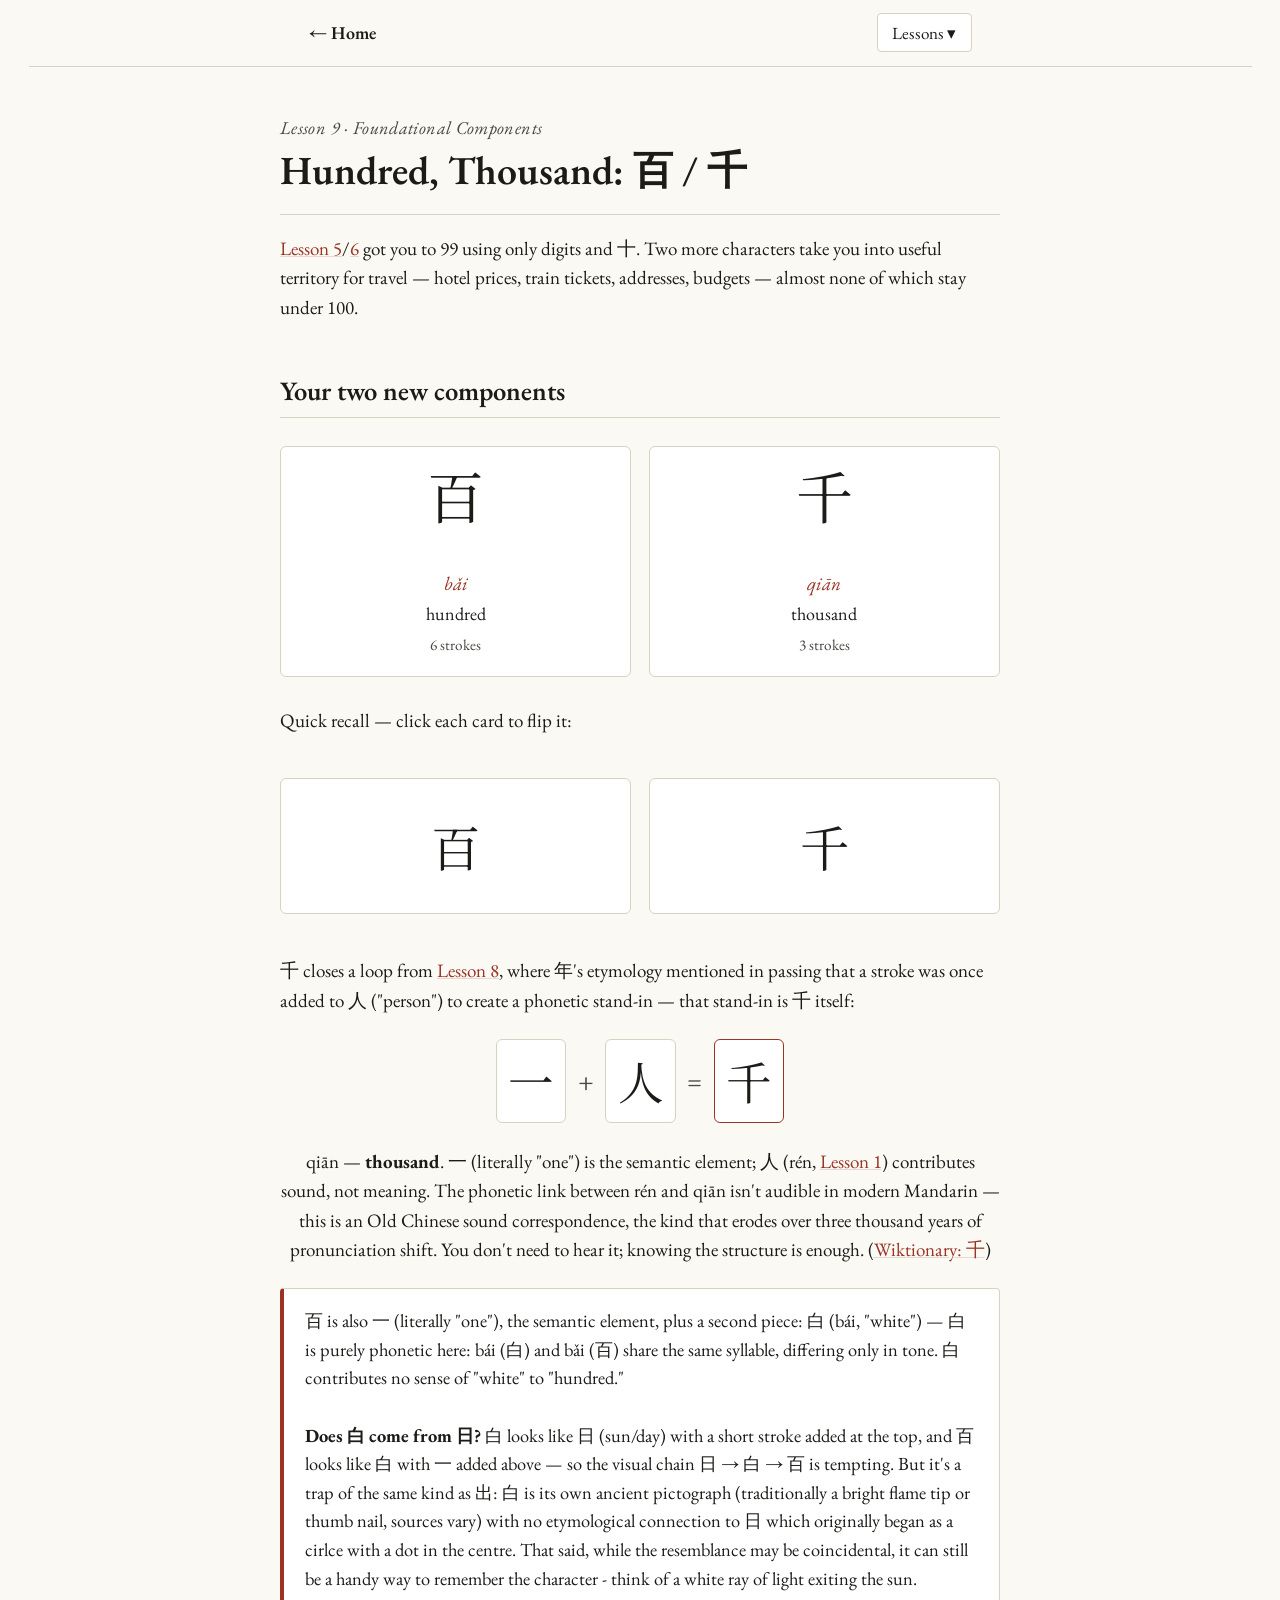
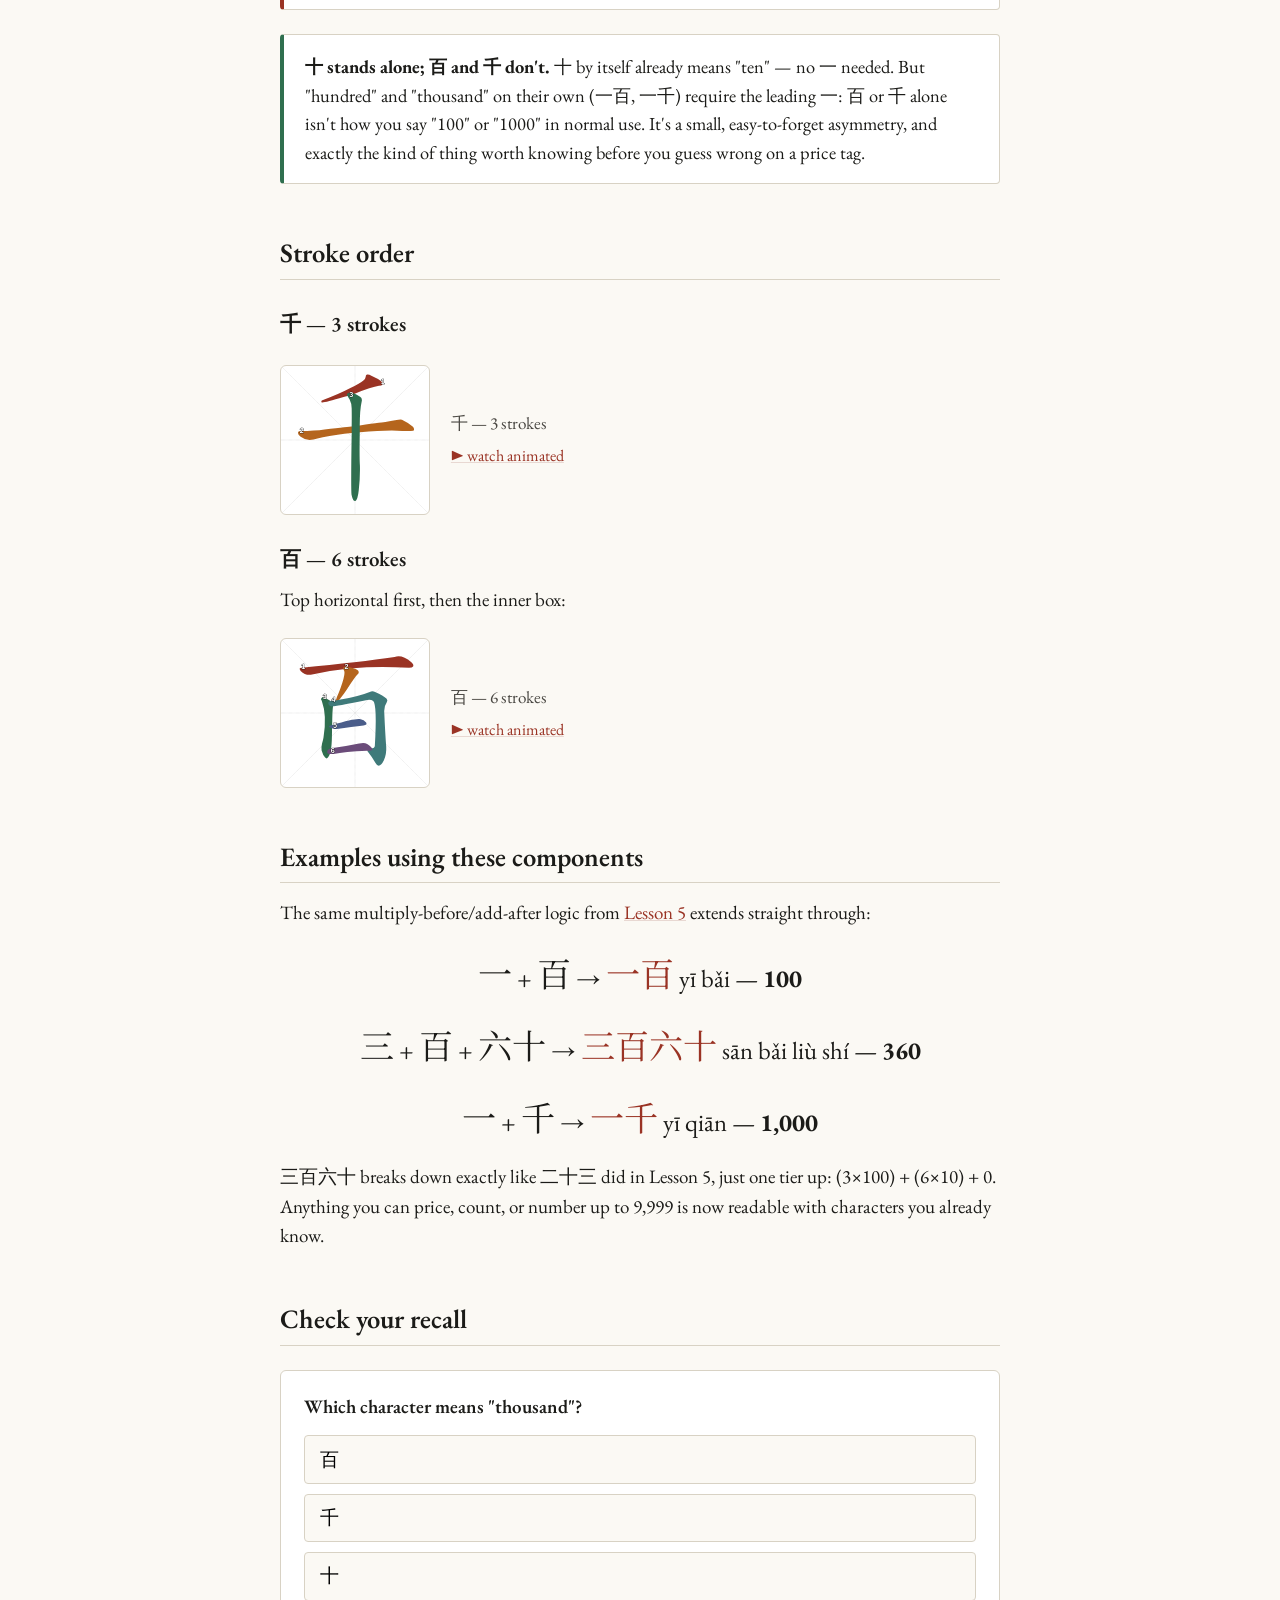
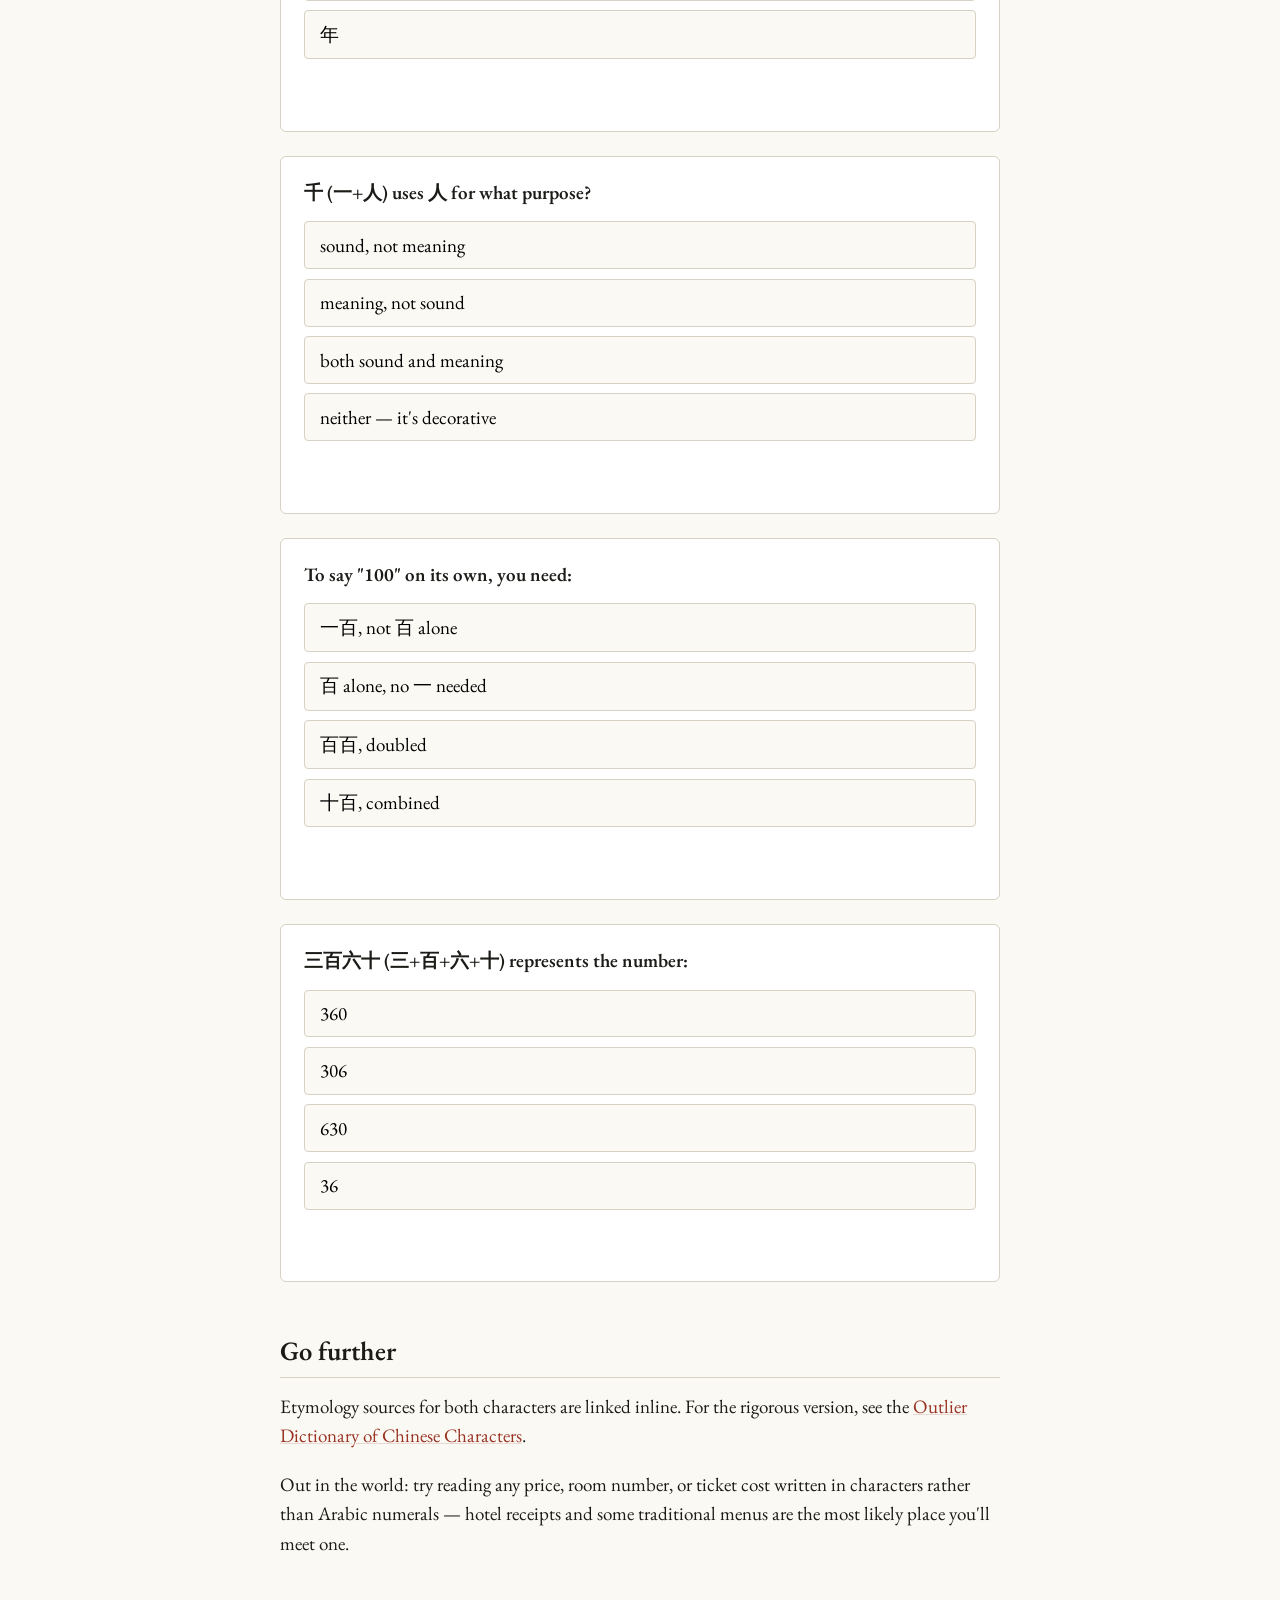
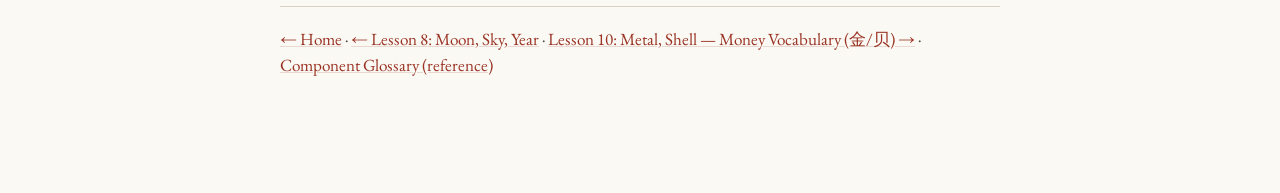
<file: public_html/lessons/0009-hundred-thousand.html>
<!DOCTYPE html>
<html lang="en">
<head>
<meta charset="UTF-8">
  <meta name="viewport" content="width=device-width, initial-scale=1">
<title>Lesson 9 — Hundred, Thousand: 百 / 千</title>
<link rel="stylesheet" href="../assets/style.css?v=2">
</head>
<body>
<div id="site-nav-root"></div>
<div class="page">

  <header class="lesson-header">
    <p class="kicker">Lesson 9 · Foundational Components</p>
    <h1>Hundred, Thousand: 百 / 千</h1>
  </header>

  <p><a href="0005-counting-to-ten.html">Lesson 5</a>/<a href="0006-counting-completed.html">6</a> got you to 99 using only digits and 十. Two more characters take you into useful territory for travel — hotel prices, train tickets, addresses, budgets — almost none of which stay under 100.</p>

  <h2>Your two new components</h2>

  <div class="card-grid">
    <div class="char-card">
      <div class="glyph">百</div>
      <div class="variant">&nbsp;</div>
      <div class="pinyin">bǎi</div>
      <div class="meaning">hundred</div>
      <div class="strokes">6 strokes</div>
    </div>
    <div class="char-card">
      <div class="glyph">千</div>
      <div class="variant">&nbsp;</div>
      <div class="pinyin">qiān</div>
      <div class="meaning">thousand</div>
      <div class="strokes">3 strokes</div>
    </div>
  </div>

  <p>Quick recall — click each card to flip it:</p>
  <div class="card-grid">
    <div class="flashcard"><div class="front">百</div><div class="back">bǎi — hundred</div></div>
    <div class="flashcard"><div class="front">千</div><div class="back">qiān — thousand</div></div>
  </div>

  <p>千 closes a loop from <a href="0008-moon-sky-year.html">Lesson 8</a>, where 年's etymology mentioned in passing that a stroke was once added to 人 ("person") to create a phonetic stand-in — that stand-in is 千 itself:</p>

  <div class="breakdown">
    <span class="piece">一</span><span class="op">+</span><span class="piece">人</span><span class="eq">=</span><span class="result">千</span>
  </div>
  <p style="text-align:center">qiān — <strong>thousand</strong>. 一 (literally "one") is the semantic element; 人 (rén, <a href="0001-foundational-components.html">Lesson 1</a>) contributes sound, not meaning. The phonetic link between rén and qiān isn't audible in modern Mandarin — this is an Old Chinese sound correspondence, the kind that erodes over three thousand years of pronunciation shift. You don't need to hear it; knowing the structure is enough. (<a href="https://en.wiktionary.org/wiki/千">Wiktionary: 千</a>)</p>

  <div class="callout">
    百 is also 一 (literally "one"), the semantic element, plus a second piece: 白 (bái, "white") — 白 is purely phonetic here: bái (白) and bǎi (百) share the same syllable, differing only in tone. 白 contributes no sense of "white" to "hundred."
    <br><br>
    <strong>Does 白 come from 日?</strong> 白 looks like 日 (sun/day) with a short stroke added at the top, and 百 looks like 白 with 一 added above — so the visual chain 日 → 白 → 百 is tempting. But it's a trap of the same kind as 出: 白 is its own ancient pictograph (traditionally a bright flame tip or thumb nail, sources vary) with no etymological connection to 日 which originally began as a cirlce with a dot in the centre. That said, while the resemblance may be coincidental, it can still be a handy way to remember the character - think of a white ray of light exiting the sun.
  </div>

  <div class="callout tip">
    <strong>十 stands alone; 百 and 千 don't.</strong> 十 by itself already means "ten" — no 一 needed. But "hundred" and "thousand" on their own (一百, 一千) require the leading 一: 百 or 千 alone isn't how you say "100" or "1000" in normal use. It's a small, easy-to-forget asymmetry, and exactly the kind of thing worth knowing before you guess wrong on a price tag.
  </div>

  <h2>Stroke order</h2>

  <h3>千 — 3 strokes</h3>
  <div class="stroke-diagram">
    <img src="../assets/strokes/千.svg" alt="Stroke order diagram for 千, 3 strokes">
    <div class="stroke-meta">千 — 3 strokes<br><a class="stroke-watch" href="../assets/strokes-animated/千.svg" target="_blank" rel="noopener">▶ watch animated</a></div>
  </div>

  <h3>百 — 6 strokes</h3>
  <p>Top horizontal first, then the inner box:</p>
  <div class="stroke-diagram">
    <img src="../assets/strokes/百.svg" alt="Stroke order diagram for 百, 6 strokes">
    <div class="stroke-meta">百 — 6 strokes<br><a class="stroke-watch" href="../assets/strokes-animated/百.svg" target="_blank" rel="noopener">▶ watch animated</a></div>
  </div>

  <h2>Examples using these components</h2>

  <p>The same multiply-before/add-after logic from <a href="0005-counting-to-ten.html">Lesson 5</a> extends straight through:</p>

  <p style="text-align:center; font-size:1.3rem">
    <span class="han" style="font-size:1.8rem">一</span> + <span class="han" style="font-size:1.8rem">百</span> → <span class="han" style="font-size:1.8rem; color:var(--accent)">一百</span> yī bǎi — <strong>100</strong>
  </p>
  <p style="text-align:center; font-size:1.3rem">
    <span class="han" style="font-size:1.8rem">三</span> + <span class="han" style="font-size:1.8rem">百</span> + <span class="han" style="font-size:1.8rem">六十</span> → <span class="han" style="font-size:1.8rem; color:var(--accent)">三百六十</span> sān bǎi liù shí — <strong>360</strong>
  </p>
  <p style="text-align:center; font-size:1.3rem">
    <span class="han" style="font-size:1.8rem">一</span> + <span class="han" style="font-size:1.8rem">千</span> → <span class="han" style="font-size:1.8rem; color:var(--accent)">一千</span> yī qiān — <strong>1,000</strong>
  </p>

  <p>三百六十 breaks down exactly like 二十三 did in Lesson 5, just one tier up: (3×100) + (6×10) + 0. Anything you can price, count, or number up to 9,999 is now readable with characters you already know.</p>

  <h2>Check your recall</h2>

  <div class="quiz-mc" data-answer="2">
    <p class="quiz-question">Which character means "thousand"?</p>
    <div class="quiz-options">
      <button>百</button>
      <button>千</button>
      <button>十</button>
      <button>年</button>
    </div>
    <p class="quiz-feedback"></p>
  </div>

  <div class="quiz-mc" data-answer="1">
    <p class="quiz-question">千 (一+人) uses 人 for what purpose?</p>
    <div class="quiz-options">
      <button>sound, not meaning</button>
      <button>meaning, not sound</button>
      <button>both sound and meaning</button>
      <button>neither — it's decorative</button>
    </div>
    <p class="quiz-feedback"></p>
  </div>

  <div class="quiz-mc" data-answer="1">
    <p class="quiz-question">To say "100" on its own, you need:</p>
    <div class="quiz-options">
      <button>一百, not 百 alone</button>
      <button>百 alone, no 一 needed</button>
      <button>百百, doubled</button>
      <button>十百, combined</button>
    </div>
    <p class="quiz-feedback"></p>
  </div>

  <div class="quiz-mc" data-answer="1">
    <p class="quiz-question">三百六十 (三+百+六+十) represents the number:</p>
    <div class="quiz-options">
      <button>360</button>
      <button>306</button>
      <button>630</button>
      <button>36</button>
    </div>
    <p class="quiz-feedback"></p>
  </div>

  <h2>Go further</h2>
  <p>Etymology sources for both characters are linked inline. For the rigorous version, see the <a href="https://www.outlier-linguistics.com/products/outlier-dictionary-of-chinese-characters">Outlier Dictionary of Chinese Characters</a>.</p>

  <p>Out in the world: try reading any price, room number, or ticket cost written in characters rather than Arabic numerals — hotel receipts and some traditional menus are the most likely place you'll meet one.</p>

  <nav class="lesson-nav">
    <a href="../index.html">← Home</a> ·
    <a href="0008-moon-sky-year.html">← Lesson 8: Moon, Sky, Year</a> ·
    <a href="0010-metal-shell-money.html">Lesson 10: Metal, Shell — Money Vocabulary (金/贝) →</a> ·
    <a href="../reference/components-glossary.html">Component Glossary (reference)</a>
  </nav>

</div>
<script src="../assets/quiz.js?v=2"></script>
<script src="../assets/nav.js?v=2"></script>
</body>
</html>
</file>
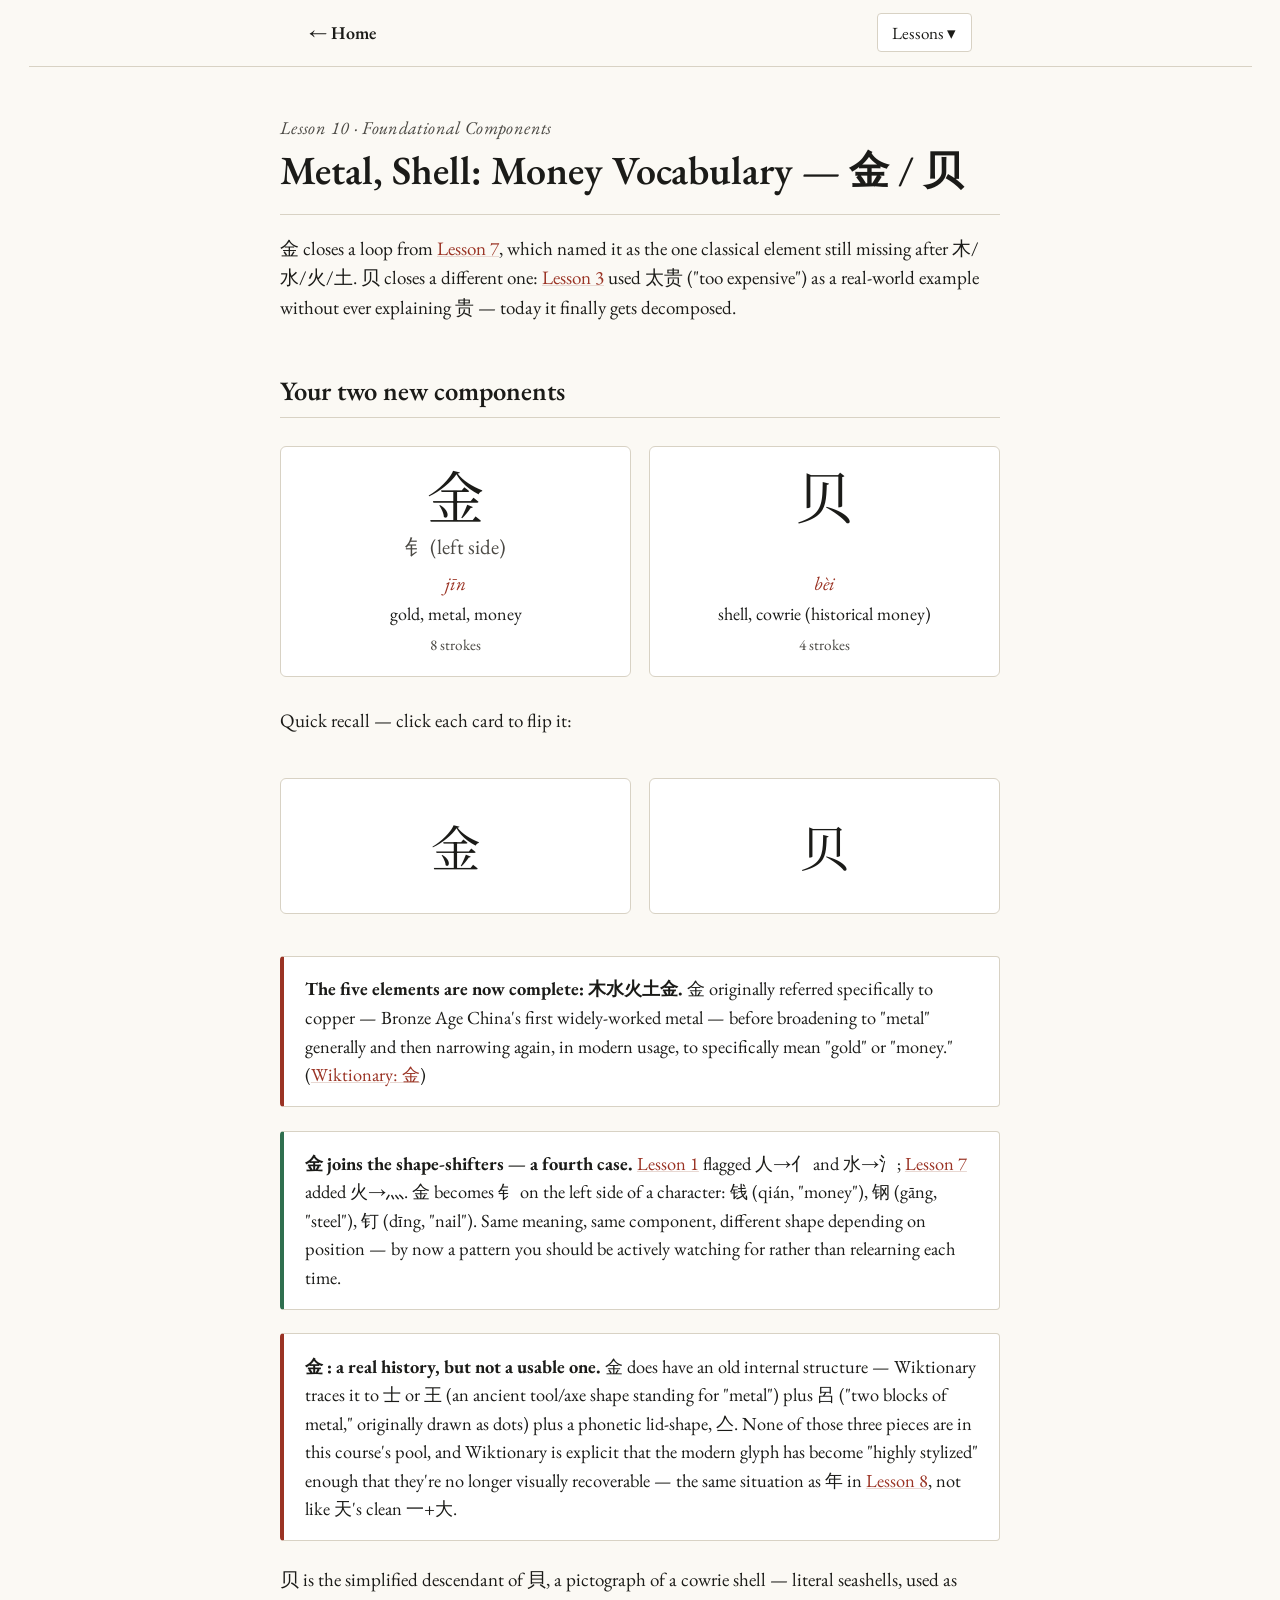
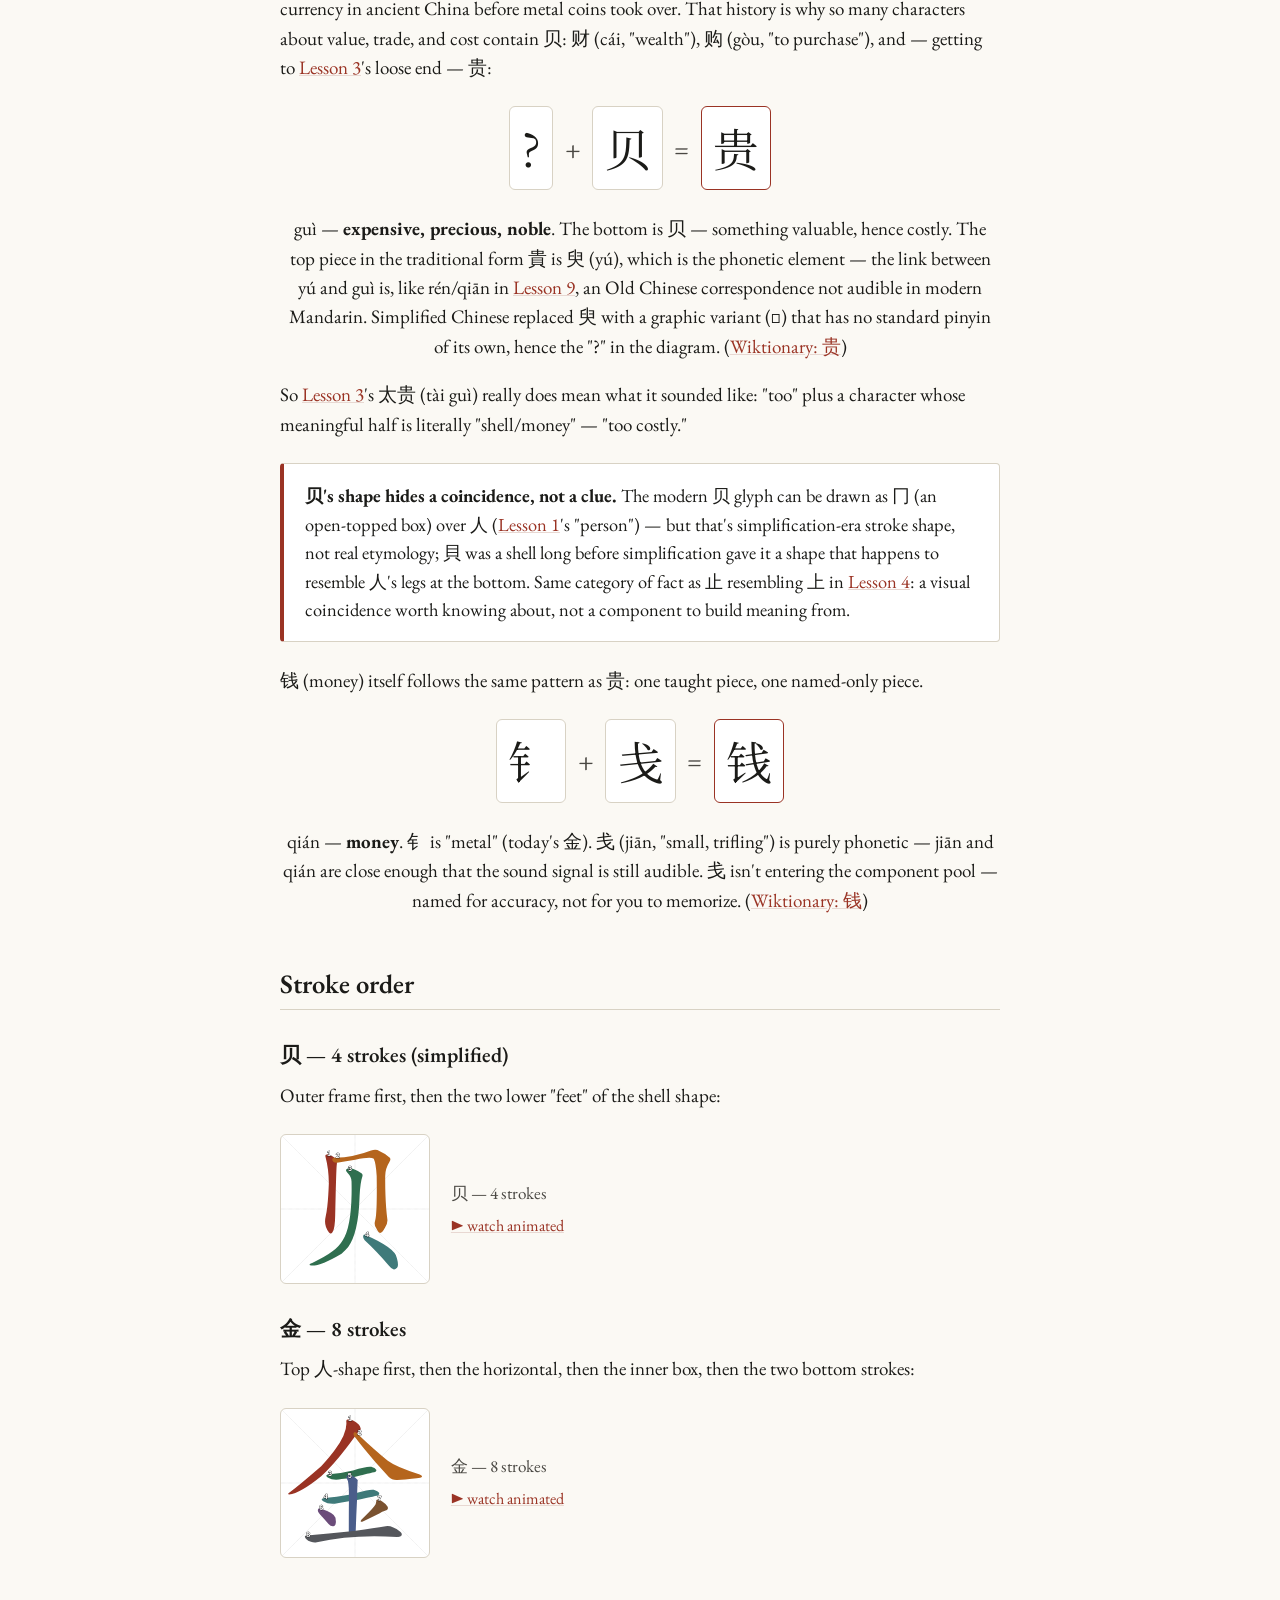
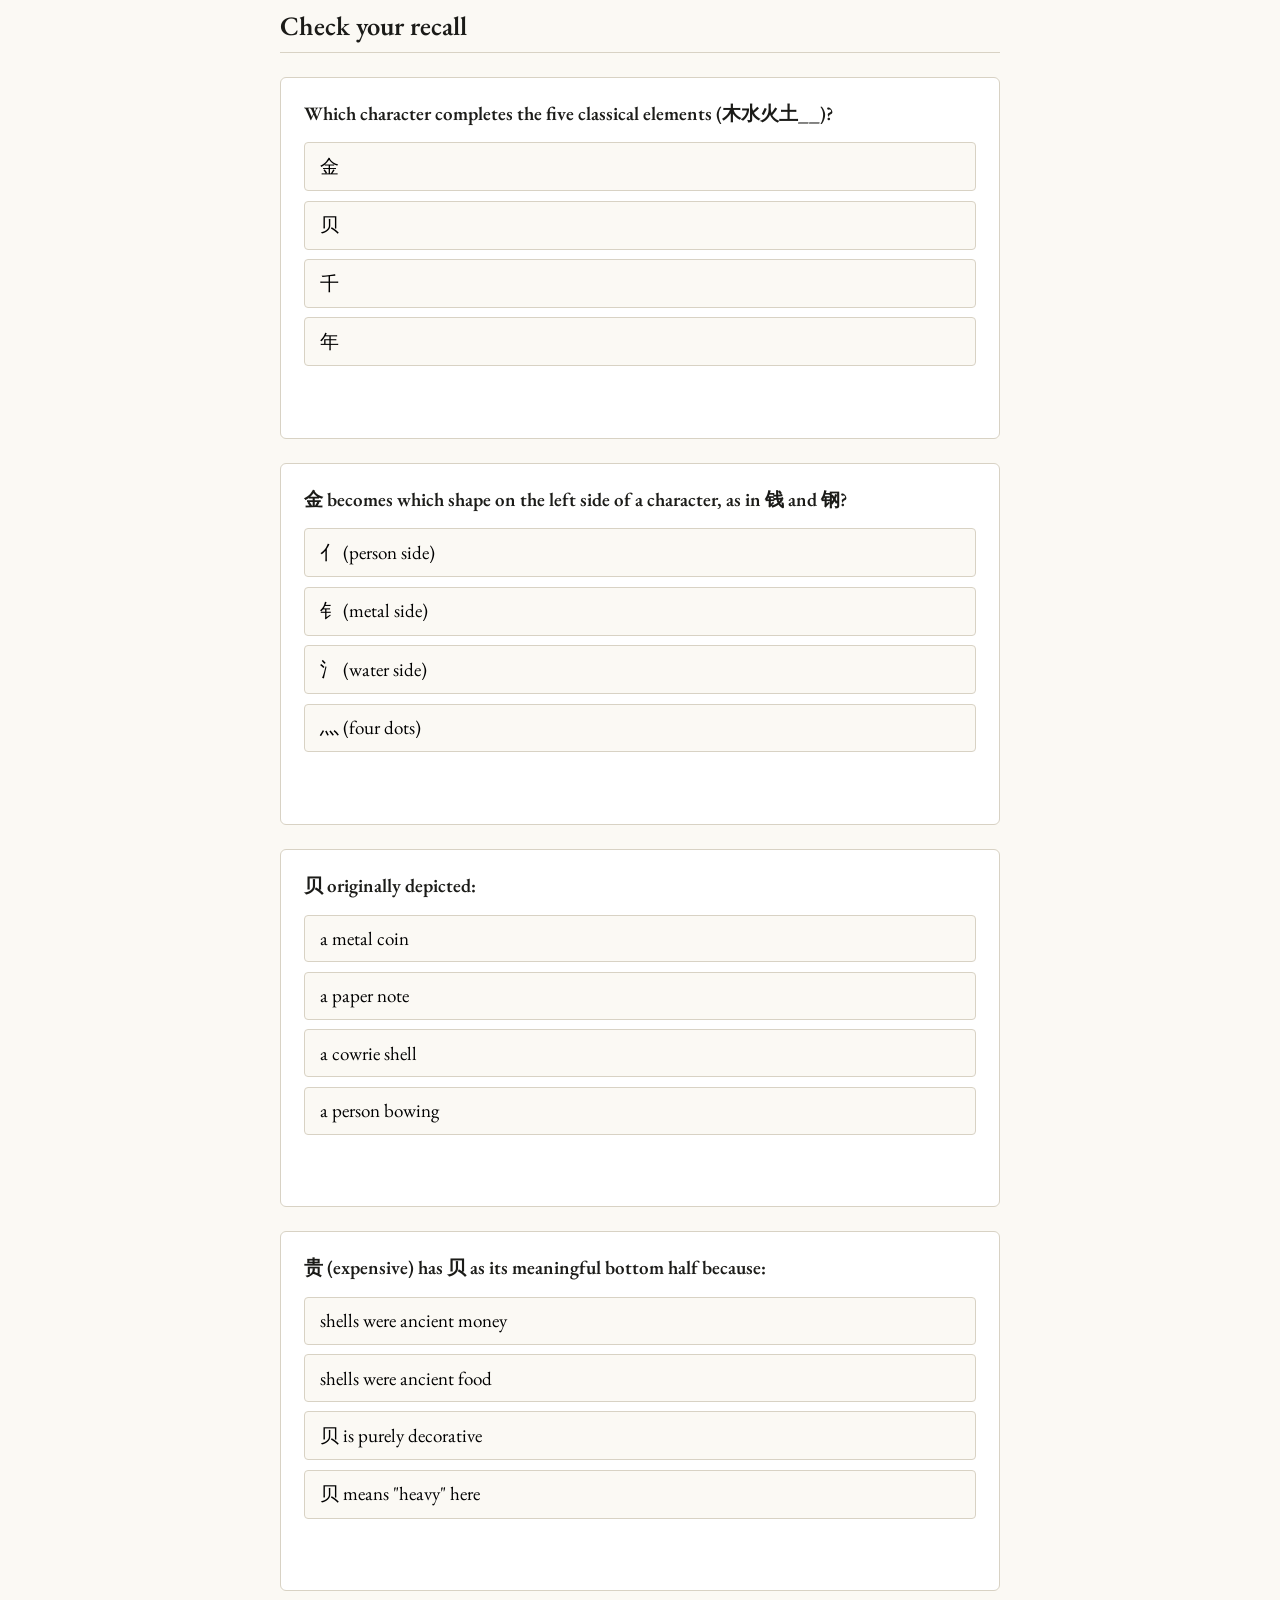
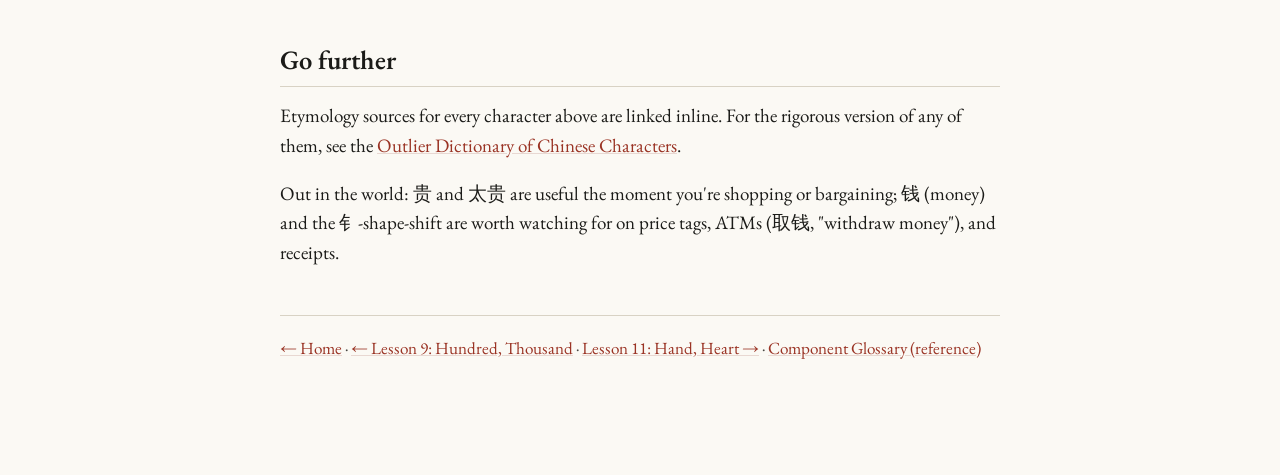
<file: public_html/lessons/0010-metal-shell-money.html>
<!DOCTYPE html>
<html lang="en">
<head>
<meta charset="UTF-8">
  <meta name="viewport" content="width=device-width, initial-scale=1">
<title>Lesson 10 — Metal, Shell: Money Vocabulary: 金 / 贝</title>
<link rel="stylesheet" href="../assets/style.css?v=2">
</head>
<body>
<div id="site-nav-root"></div>
<div class="page">

  <header class="lesson-header">
    <p class="kicker">Lesson 10 · Foundational Components</p>
    <h1>Metal, Shell: Money Vocabulary — 金 / 贝</h1>
  </header>

  <p>金 closes a loop from <a href="0007-mountain-fire-earth.html">Lesson 7</a>, which named it as the one classical element still missing after 木/水/火/土. 贝 closes a different one: <a href="0003-big-small-middle.html">Lesson 3</a> used 太贵 ("too expensive") as a real-world example without ever explaining 贵 — today it finally gets decomposed.</p>

  <h2>Your two new components</h2>

  <div class="card-grid">
    <div class="char-card">
      <div class="glyph">金</div>
      <div class="variant">钅 (left side)</div>
      <div class="pinyin">jīn</div>
      <div class="meaning">gold, metal, money</div>
      <div class="strokes">8 strokes</div>
    </div>
    <div class="char-card">
      <div class="glyph">贝</div>
      <div class="variant">&nbsp;</div>
      <div class="pinyin">bèi</div>
      <div class="meaning">shell, cowrie (historical money)</div>
      <div class="strokes">4 strokes</div>
    </div>
  </div>

  <p>Quick recall — click each card to flip it:</p>
  <div class="card-grid">
    <div class="flashcard"><div class="front">金</div><div class="back">jīn — gold, metal, money</div></div>
    <div class="flashcard"><div class="front">贝</div><div class="back">bèi — shell, cowrie (historical money)</div></div>
  </div>

  <div class="callout">
    <strong>The five elements are now complete: 木水火土金.</strong> 金 originally referred specifically to copper — Bronze Age China's first widely-worked metal — before broadening to "metal" generally and then narrowing again, in modern usage, to specifically mean "gold" or "money." (<a href="https://en.wiktionary.org/wiki/金">Wiktionary: 金</a>)
  </div>

  <div class="callout tip">
    <strong>金 joins the shape-shifters — a fourth case.</strong> <a href="0001-foundational-components.html">Lesson 1</a> flagged 人→亻 and 水→氵; <a href="0007-mountain-fire-earth.html">Lesson 7</a> added 火→灬. 金 becomes 钅 on the left side of a character: 钱 (qián, "money"), 钢 (gāng, "steel"), 钉 (dīng, "nail"). Same meaning, same component, different shape depending on position — by now a pattern you should be actively watching for rather than relearning each time.
  </div>

  <div class="callout">
    <strong>金 : a real history, but not a usable one.</strong> 金 does have an old internal structure — Wiktionary traces it to 士 or 王 (an ancient tool/axe shape standing for "metal") plus 呂 ("two blocks of metal," originally drawn as dots) plus a phonetic lid-shape, 亼. None of those three pieces are in this course's pool, and Wiktionary is explicit that the modern glyph has become "highly stylized" enough that they're no longer visually recoverable — the same situation as 年 in <a href="0008-moon-sky-year.html">Lesson 8</a>, not like 天's clean 一+大.
  </div>

  <p>贝 is the simplified descendant of 貝, a pictograph of a cowrie shell — literal seashells, used as currency in ancient China before metal coins took over. That history is why so many characters about value, trade, and cost contain 贝: 财 (cái, "wealth"), 购 (gòu, "to purchase"), and — getting to <a href="0003-big-small-middle.html">Lesson 3</a>'s loose end — 贵:</p>

  <div class="breakdown">
    <span class="piece">?</span><span class="op">+</span><span class="piece">贝</span><span class="eq">=</span><span class="result">贵</span>
  </div>

  <p style="text-align:center">guì — <strong>expensive, precious, noble</strong>. The bottom is 贝 — something valuable, hence costly. The top piece in the traditional form 貴 is 臾 (yú), which is the phonetic element — the link between yú and guì is, like rén/qiān in <a href="0009-hundred-thousand.html">Lesson 9</a>, an Old Chinese correspondence not audible in modern Mandarin. Simplified Chinese replaced 臾 with a graphic variant (𠀐) that has no standard pinyin of its own, hence the "?" in the diagram. (<a href="https://en.wiktionary.org/wiki/贵">Wiktionary: 贵</a>)</p>

  <p>So <a href="0003-big-small-middle.html">Lesson 3</a>'s 太贵 (tài guì) really does mean what it sounded like: "too" plus a character whose meaningful half is literally "shell/money" — "too costly."</p>

  <div class="callout">
    <strong>贝's shape hides a coincidence, not a clue.</strong> The modern 贝 glyph can be drawn as 冂 (an open-topped box) over 人 (<a href="0001-foundational-components.html">Lesson 1</a>'s "person") — but that's simplification-era stroke shape, not real etymology; 貝 was a shell long before simplification gave it a shape that happens to resemble 人's legs at the bottom. Same category of fact as 止 resembling 上 in <a href="0004-up-down-out-in.html">Lesson 4</a>: a visual coincidence worth knowing about, not a component to build meaning from.
  </div>

  <p>钱 (money) itself follows the same pattern as 贵: one taught piece, one named-only piece.</p>

  <div class="breakdown">
    <span class="piece">钅</span><span class="op">+</span><span class="piece">戋</span><span class="eq">=</span><span class="result">钱</span>
  </div>

  <p style="text-align:center">qián — <strong>money</strong>. 钅 is "metal" (today's 金). 戋 (jiān, "small, trifling") is purely phonetic — jiān and qián are close enough that the sound signal is still audible. 戋 isn't entering the component pool — named for accuracy, not for you to memorize. (<a href="https://en.wiktionary.org/wiki/钱">Wiktionary: 钱</a>)</p>

  <h2>Stroke order</h2>

  <h3>贝 — 4 strokes (simplified)</h3>
  <p>Outer frame first, then the two lower "feet" of the shell shape:</p>
  <div class="stroke-diagram">
    <img src="../assets/strokes/贝.svg" alt="Stroke order diagram for 贝, 4 strokes">
    <div class="stroke-meta">贝 — 4 strokes<br><a class="stroke-watch" href="../assets/strokes-animated/贝.svg" target="_blank" rel="noopener">▶ watch animated</a></div>
  </div>

  <h3>金 — 8 strokes</h3>
  <p>Top 人-shape first, then the horizontal, then the inner box, then the two bottom strokes:</p>
  <div class="stroke-diagram">
    <img src="../assets/strokes/金.svg" alt="Stroke order diagram for 金, 8 strokes">
    <div class="stroke-meta">金 — 8 strokes<br><a class="stroke-watch" href="../assets/strokes-animated/金.svg" target="_blank" rel="noopener">▶ watch animated</a></div>
  </div>

  <h2>Check your recall</h2>

  <div class="quiz-mc" data-answer="1">
    <p class="quiz-question">Which character completes the five classical elements (木水火土__)?</p>
    <div class="quiz-options">
      <button>金</button>
      <button>贝</button>
      <button>千</button>
      <button>年</button>
    </div>
    <p class="quiz-feedback"></p>
  </div>

  <div class="quiz-mc" data-answer="2">
    <p class="quiz-question">金 becomes which shape on the left side of a character, as in 钱 and 钢?</p>
    <div class="quiz-options">
      <button>亻 (person side)</button>
      <button>钅 (metal side)</button>
      <button>氵 (water side)</button>
      <button>灬 (four dots)</button>
    </div>
    <p class="quiz-feedback"></p>
  </div>

  <div class="quiz-mc" data-answer="3">
    <p class="quiz-question">贝 originally depicted:</p>
    <div class="quiz-options">
      <button>a metal coin</button>
      <button>a paper note</button>
      <button>a cowrie shell</button>
      <button>a person bowing</button>
    </div>
    <p class="quiz-feedback"></p>
  </div>

  <div class="quiz-mc" data-answer="1">
    <p class="quiz-question">贵 (expensive) has 贝 as its meaningful bottom half because:</p>
    <div class="quiz-options">
      <button>shells were ancient money</button>
      <button>shells were ancient food</button>
      <button>贝 is purely decorative</button>
      <button>贝 means "heavy" here</button>
    </div>
    <p class="quiz-feedback"></p>
  </div>

  <h2>Go further</h2>
  <p>Etymology sources for every character above are linked inline. For the rigorous version of any of them, see the <a href="https://www.outlier-linguistics.com/products/outlier-dictionary-of-chinese-characters">Outlier Dictionary of Chinese Characters</a>.</p>

  <p>Out in the world: 贵 and 太贵 are useful the moment you're shopping or bargaining; 钱 (money) and the 钅-shape-shift are worth watching for on price tags, ATMs (取钱, "withdraw money"), and receipts.</p>

  <nav class="lesson-nav">
    <a href="../index.html">← Home</a> ·
    <a href="0009-hundred-thousand.html">← Lesson 9: Hundred, Thousand</a> ·
    <a href="0011-hand-heart.html">Lesson 11: Hand, Heart →</a> ·
    <a href="../reference/components-glossary.html">Component Glossary (reference)</a>
  </nav>

</div>
<script src="../assets/quiz.js?v=2"></script>
<script src="../assets/nav.js?v=2"></script>
</body>
</html>
</file>
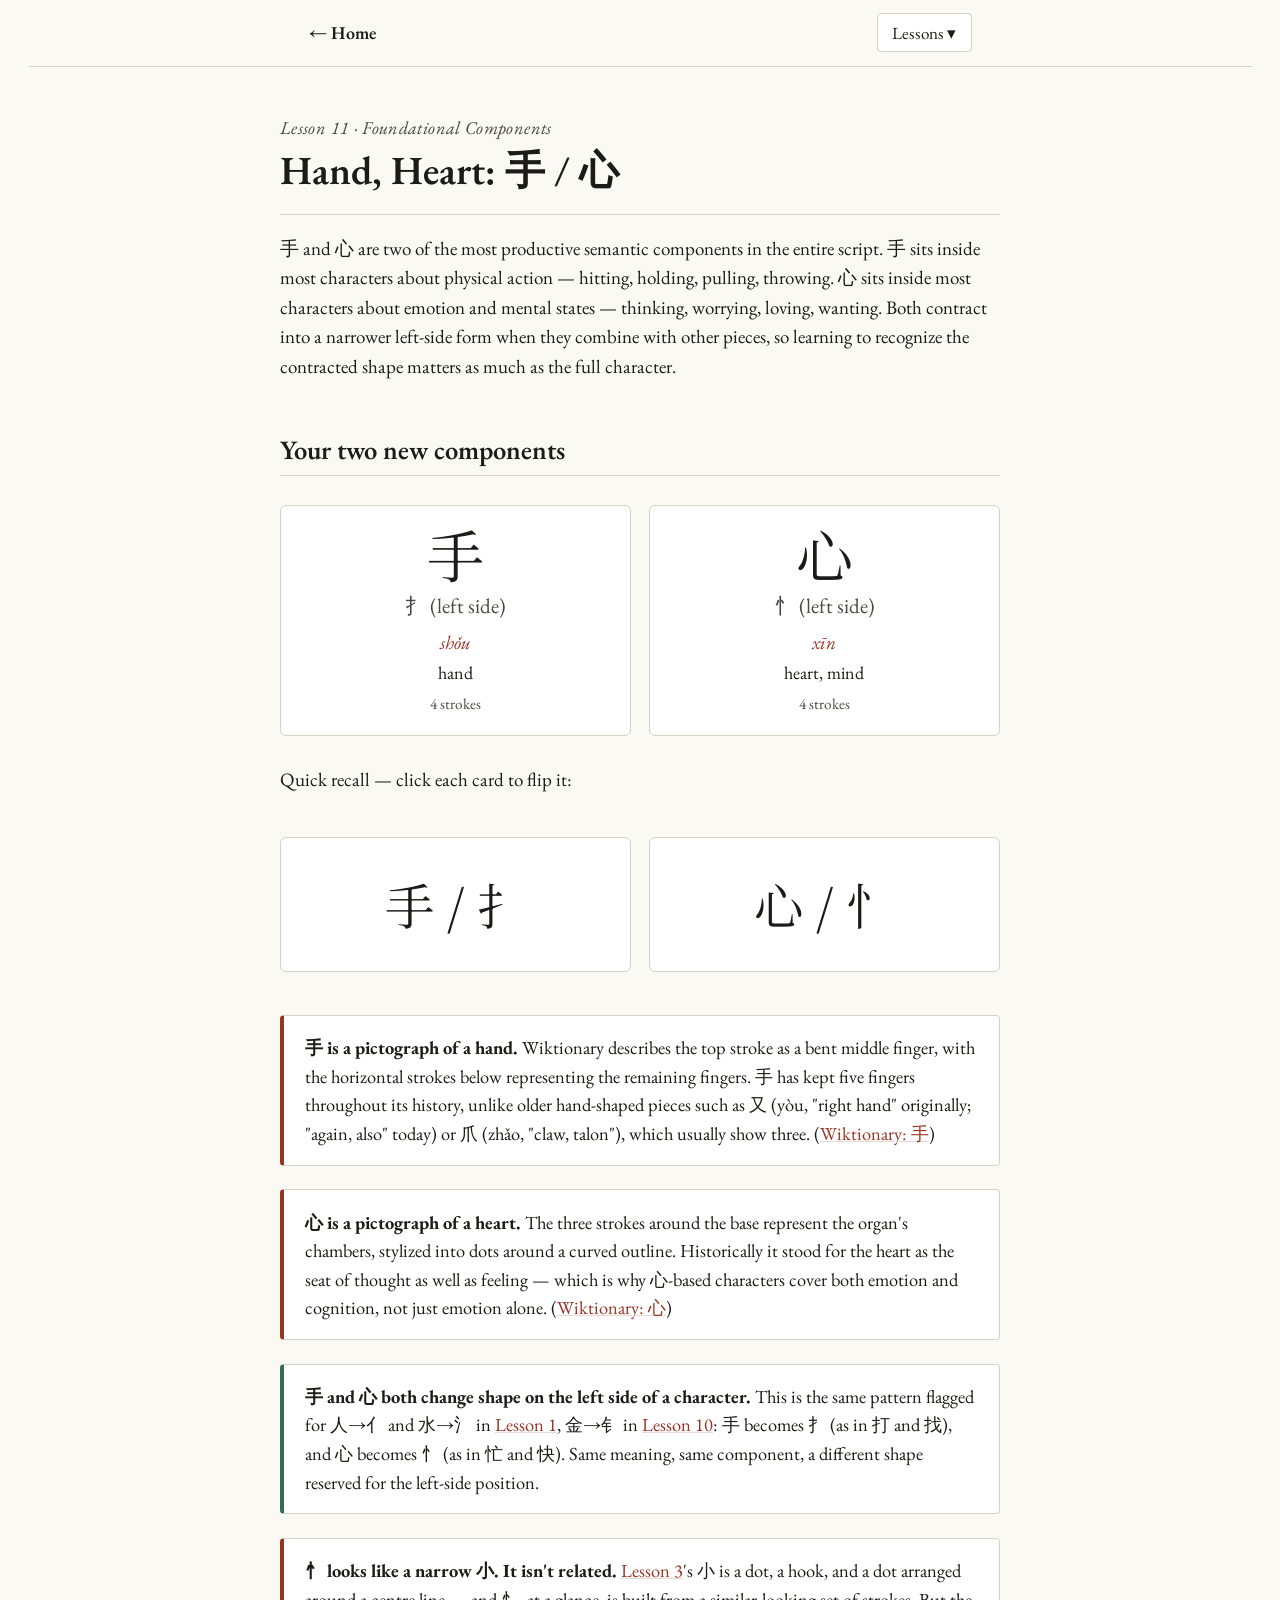
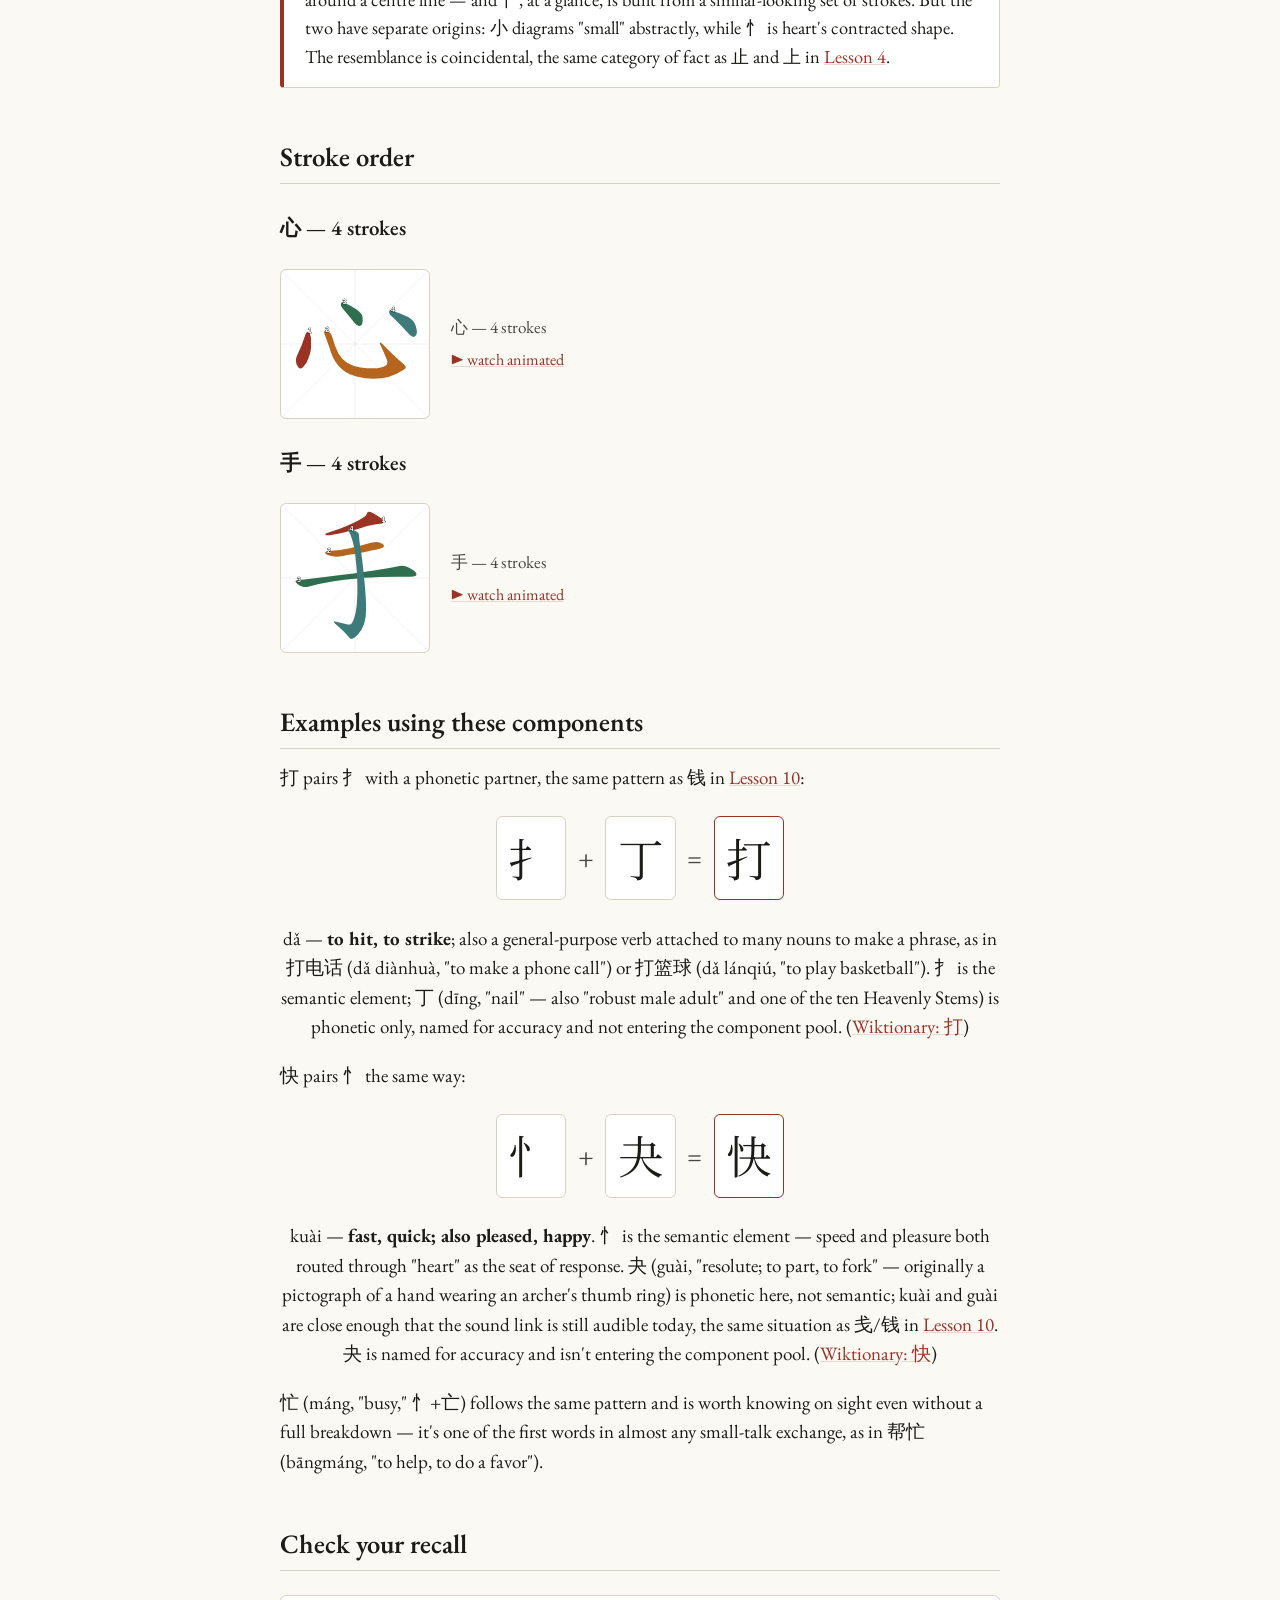
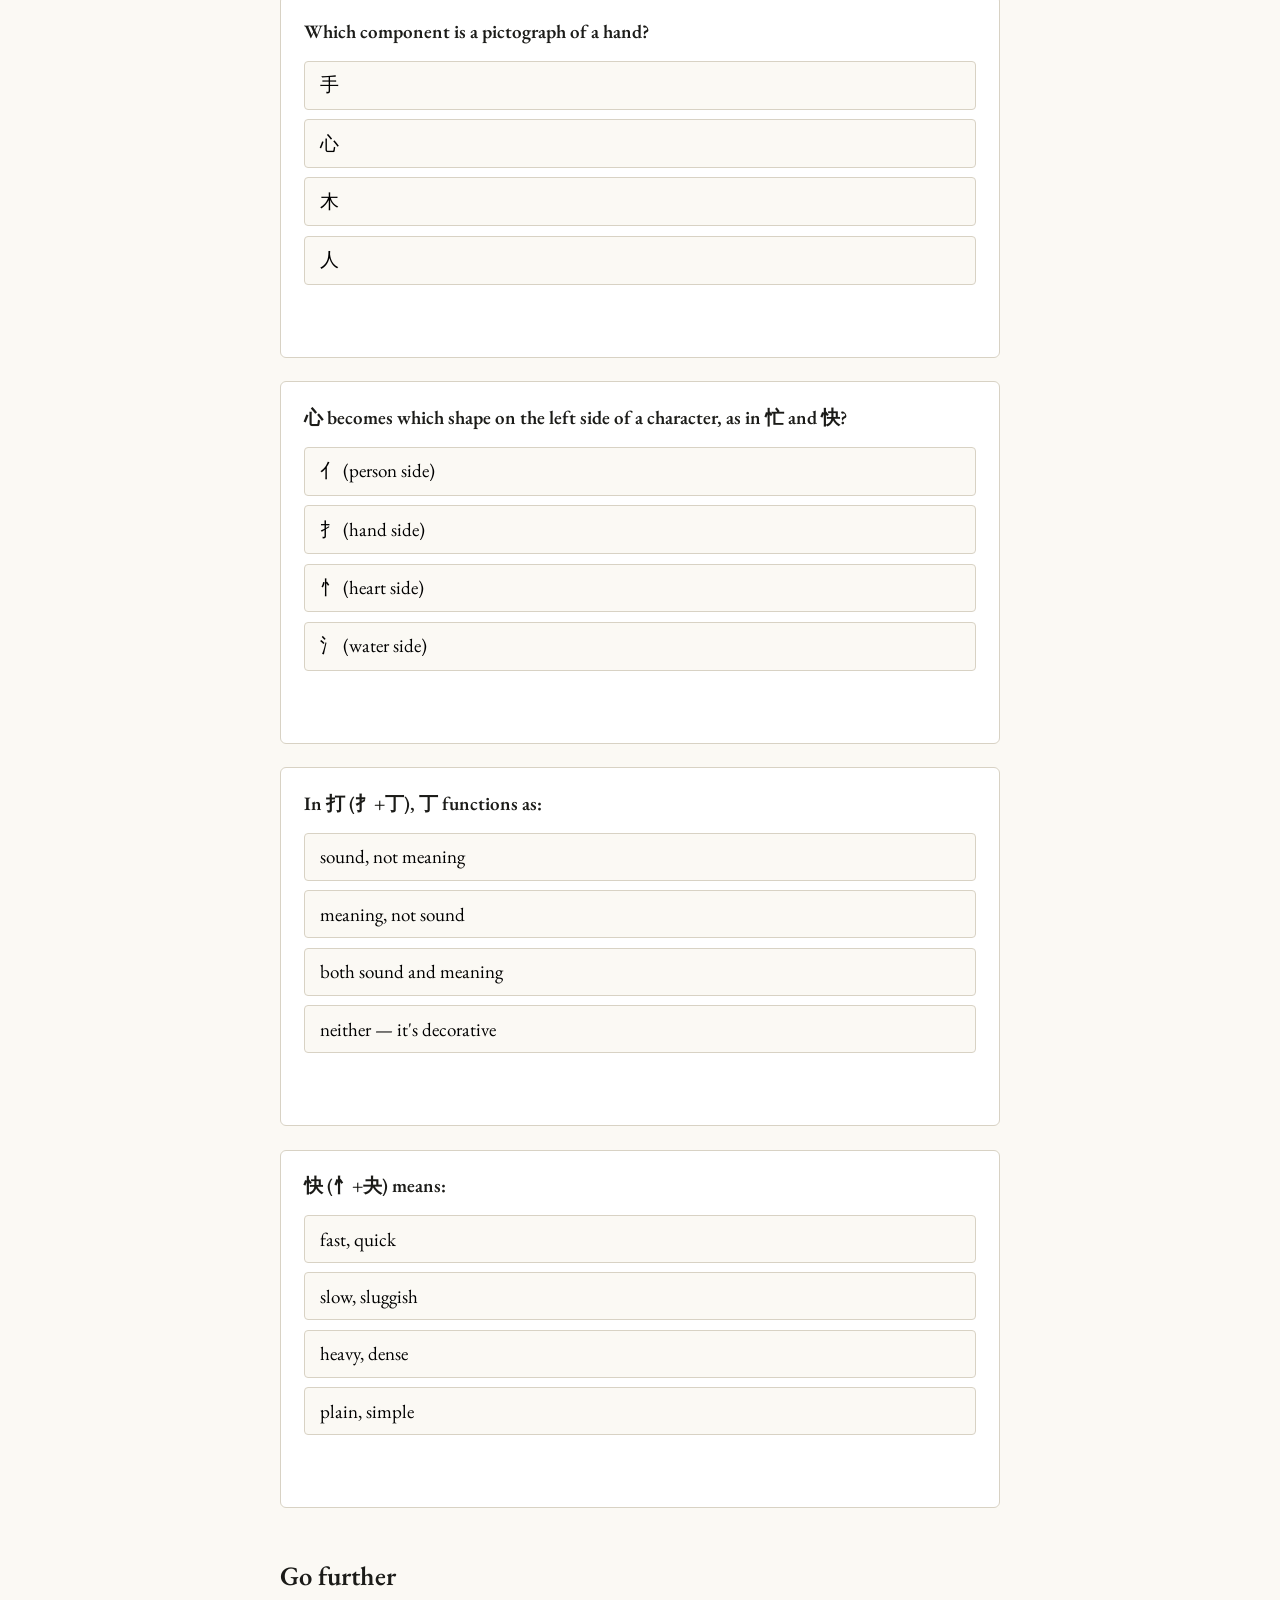
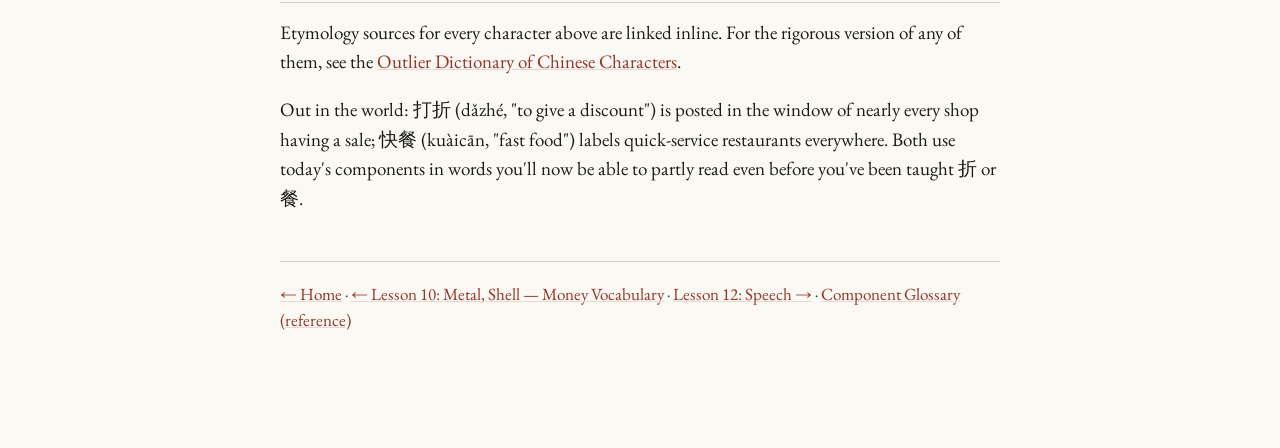
<file: public_html/lessons/0011-hand-heart.html>
<!DOCTYPE html>
<html lang="en">
<head>
<meta charset="UTF-8">
  <meta name="viewport" content="width=device-width, initial-scale=1">
<title>Lesson 11 — Hand, Heart: 手 / 心</title>
<link rel="stylesheet" href="../assets/style.css?v=2">
</head>
<body>
<div id="site-nav-root"></div>
<div class="page">

  <header class="lesson-header">
    <p class="kicker">Lesson 11 · Foundational Components</p>
    <h1>Hand, Heart: 手 / 心</h1>
  </header>

  <p>手 and 心 are two of the most productive semantic components in the entire script. 手 sits inside most characters about physical action — hitting, holding, pulling, throwing. 心 sits inside most characters about emotion and mental states — thinking, worrying, loving, wanting. Both contract into a narrower left-side form when they combine with other pieces, so learning to recognize the contracted shape matters as much as the full character.</p>

  <h2>Your two new components</h2>

  <div class="card-grid">
    <div class="char-card">
      <div class="glyph">手</div>
      <div class="variant">扌 (left side)</div>
      <div class="pinyin">shǒu</div>
      <div class="meaning">hand</div>
      <div class="strokes">4 strokes</div>
    </div>
    <div class="char-card">
      <div class="glyph">心</div>
      <div class="variant">忄 (left side)</div>
      <div class="pinyin">xīn</div>
      <div class="meaning">heart, mind</div>
      <div class="strokes">4 strokes</div>
    </div>
  </div>

  <p>Quick recall — click each card to flip it:</p>
  <div class="card-grid">
    <div class="flashcard"><div class="front">手 / 扌</div><div class="back">shǒu — hand</div></div>
    <div class="flashcard"><div class="front">心 / 忄</div><div class="back">xīn — heart, mind</div></div>
  </div>

  <div class="callout">
    <strong>手 is a pictograph of a hand.</strong> Wiktionary describes the top stroke as a bent middle finger, with the horizontal strokes below representing the remaining fingers. 手 has kept five fingers throughout its history, unlike older hand-shaped pieces such as 又 (yòu, "right hand" originally; "again, also" today) or 爪 (zhǎo, "claw, talon"), which usually show three. (<a href="https://en.wiktionary.org/wiki/手">Wiktionary: 手</a>)
  </div>

  <div class="callout">
    <strong>心 is a pictograph of a heart.</strong> The three strokes around the base represent the organ's chambers, stylized into dots around a curved outline. Historically it stood for the heart as the seat of thought as well as feeling — which is why 心-based characters cover both emotion and cognition, not just emotion alone. (<a href="https://en.wiktionary.org/wiki/心">Wiktionary: 心</a>)
  </div>

  <div class="callout tip">
    <strong>手 and 心 both change shape on the left side of a character.</strong> This is the same pattern flagged for 人→亻 and 水→氵 in <a href="0001-foundational-components.html">Lesson 1</a>, 金→钅 in <a href="0010-metal-shell-money.html">Lesson 10</a>: 手 becomes 扌 (as in 打 and 找), and 心 becomes 忄 (as in 忙 and 快). Same meaning, same component, a different shape reserved for the left-side position.
  </div>

  <div class="callout">
    <strong>忄 looks like a narrow 小. It isn't related.</strong> <a href="0003-big-small-middle.html">Lesson 3</a>'s 小 is a dot, a hook, and a dot arranged around a centre line — and 忄, at a glance, is built from a similar-looking set of strokes. But the two have separate origins: 小 diagrams "small" abstractly, while 忄 is heart's contracted shape. The resemblance is coincidental, the same category of fact as 止 and 上 in <a href="0004-up-down-out-in.html">Lesson 4</a>.
  </div>

  <h2>Stroke order</h2>

  <h3>心 — 4 strokes</h3>
  <div class="stroke-diagram">
    <img src="../assets/strokes/心.svg" alt="Stroke order diagram for 心, 4 strokes">
    <div class="stroke-meta">心 — 4 strokes<br><a class="stroke-watch" href="../assets/strokes-animated/心.svg" target="_blank" rel="noopener">▶ watch animated</a></div>
  </div>

  <h3>手 — 4 strokes</h3>
  <div class="stroke-diagram">
    <img src="../assets/strokes/手.svg" alt="Stroke order diagram for 手, 4 strokes">
    <div class="stroke-meta">手 — 4 strokes<br><a class="stroke-watch" href="../assets/strokes-animated/手.svg" target="_blank" rel="noopener">▶ watch animated</a></div>
  </div>

  <h2>Examples using these components</h2>

  <p>打 pairs 扌 with a phonetic partner, the same pattern as 钱 in <a href="0010-metal-shell-money.html">Lesson 10</a>:</p>

  <div class="breakdown">
    <span class="piece">扌</span><span class="op">+</span><span class="piece">丁</span><span class="eq">=</span><span class="result">打</span>
  </div>
  <p style="text-align:center">dǎ — <strong>to hit, to strike</strong>; also a general-purpose verb attached to many nouns to make a phrase, as in 打电话 (dǎ diànhuà, "to make a phone call") or 打篮球 (dǎ lánqiú, "to play basketball"). 扌 is the semantic element; 丁 (dīng, "nail" — also "robust male adult" and one of the ten Heavenly Stems) is phonetic only, named for accuracy and not entering the component pool. (<a href="https://en.wiktionary.org/wiki/打">Wiktionary: 打</a>)</p>

  <p>快 pairs 忄 the same way:</p>

  <div class="breakdown">
    <span class="piece">忄</span><span class="op">+</span><span class="piece">夬</span><span class="eq">=</span><span class="result">快</span>
  </div>
  <p style="text-align:center">kuài — <strong>fast, quick; also pleased, happy</strong>. 忄 is the semantic element — speed and pleasure both routed through "heart" as the seat of response. 夬 (guài, "resolute; to part, to fork" — originally a pictograph of a hand wearing an archer's thumb ring) is phonetic here, not semantic; kuài and guài are close enough that the sound link is still audible today, the same situation as 戋/钱 in <a href="0010-metal-shell-money.html">Lesson 10</a>. 夬 is named for accuracy and isn't entering the component pool. (<a href="https://en.wiktionary.org/wiki/快">Wiktionary: 快</a>)</p>

  <p>忙 (máng, "busy," 忄+亡) follows the same pattern and is worth knowing on sight even without a full breakdown — it's one of the first words in almost any small-talk exchange, as in 帮忙 (bāngmáng, "to help, to do a favor").</p>

  <h2>Check your recall</h2>

  <div class="quiz-mc" data-answer="1">
    <p class="quiz-question">Which component is a pictograph of a hand?</p>
    <div class="quiz-options">
      <button>手</button>
      <button>心</button>
      <button>木</button>
      <button>人</button>
    </div>
    <p class="quiz-feedback"></p>
  </div>

  <div class="quiz-mc" data-answer="3">
    <p class="quiz-question">心 becomes which shape on the left side of a character, as in 忙 and 快?</p>
    <div class="quiz-options">
      <button>亻 (person side)</button>
      <button>扌 (hand side)</button>
      <button>忄 (heart side)</button>
      <button>氵 (water side)</button>
    </div>
    <p class="quiz-feedback"></p>
  </div>

  <div class="quiz-mc" data-answer="1">
    <p class="quiz-question">In 打 (扌+丁), 丁 functions as:</p>
    <div class="quiz-options">
      <button>sound, not meaning</button>
      <button>meaning, not sound</button>
      <button>both sound and meaning</button>
      <button>neither — it's decorative</button>
    </div>
    <p class="quiz-feedback"></p>
  </div>

  <div class="quiz-mc" data-answer="1">
    <p class="quiz-question">快 (忄+夬) means:</p>
    <div class="quiz-options">
      <button>fast, quick</button>
      <button>slow, sluggish</button>
      <button>heavy, dense</button>
      <button>plain, simple</button>
    </div>
    <p class="quiz-feedback"></p>
  </div>

  <h2>Go further</h2>
  <p>Etymology sources for every character above are linked inline. For the rigorous version of any of them, see the <a href="https://www.outlier-linguistics.com/products/outlier-dictionary-of-chinese-characters">Outlier Dictionary of Chinese Characters</a>.</p>

  <p>Out in the world: 打折 (dǎzhé, "to give a discount") is posted in the window of nearly every shop having a sale; 快餐 (kuàicān, "fast food") labels quick-service restaurants everywhere. Both use today's components in words you'll now be able to partly read even before you've been taught 折 or 餐.</p>

  <nav class="lesson-nav">
    <a href="../index.html">← Home</a> ·
    <a href="0010-metal-shell-money.html">← Lesson 10: Metal, Shell — Money Vocabulary</a> ·
    <a href="0012-speech.html">Lesson 12: Speech →</a> ·
    <a href="../reference/components-glossary.html">Component Glossary (reference)</a>
  </nav>

</div>
<script src="../assets/quiz.js?v=2"></script>
<script src="../assets/nav.js?v=2"></script>
</body>
</html>
</file>
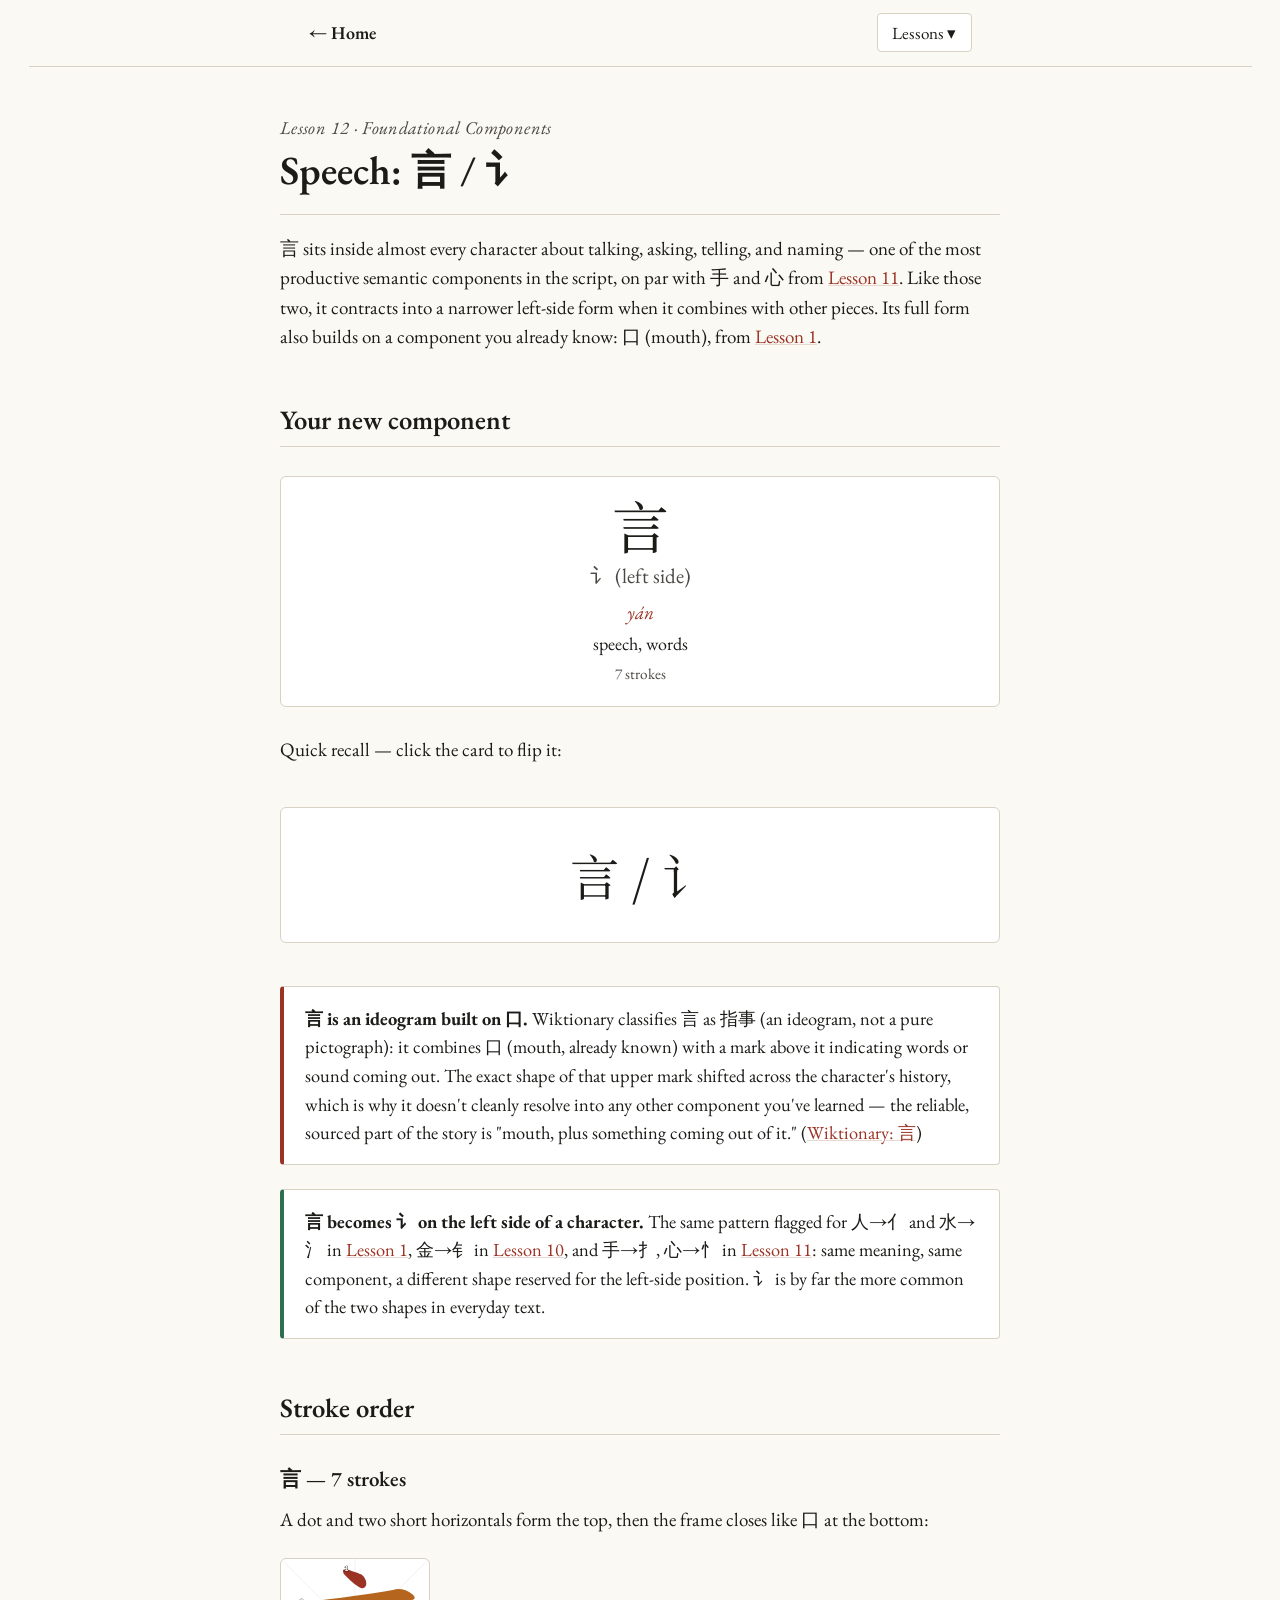
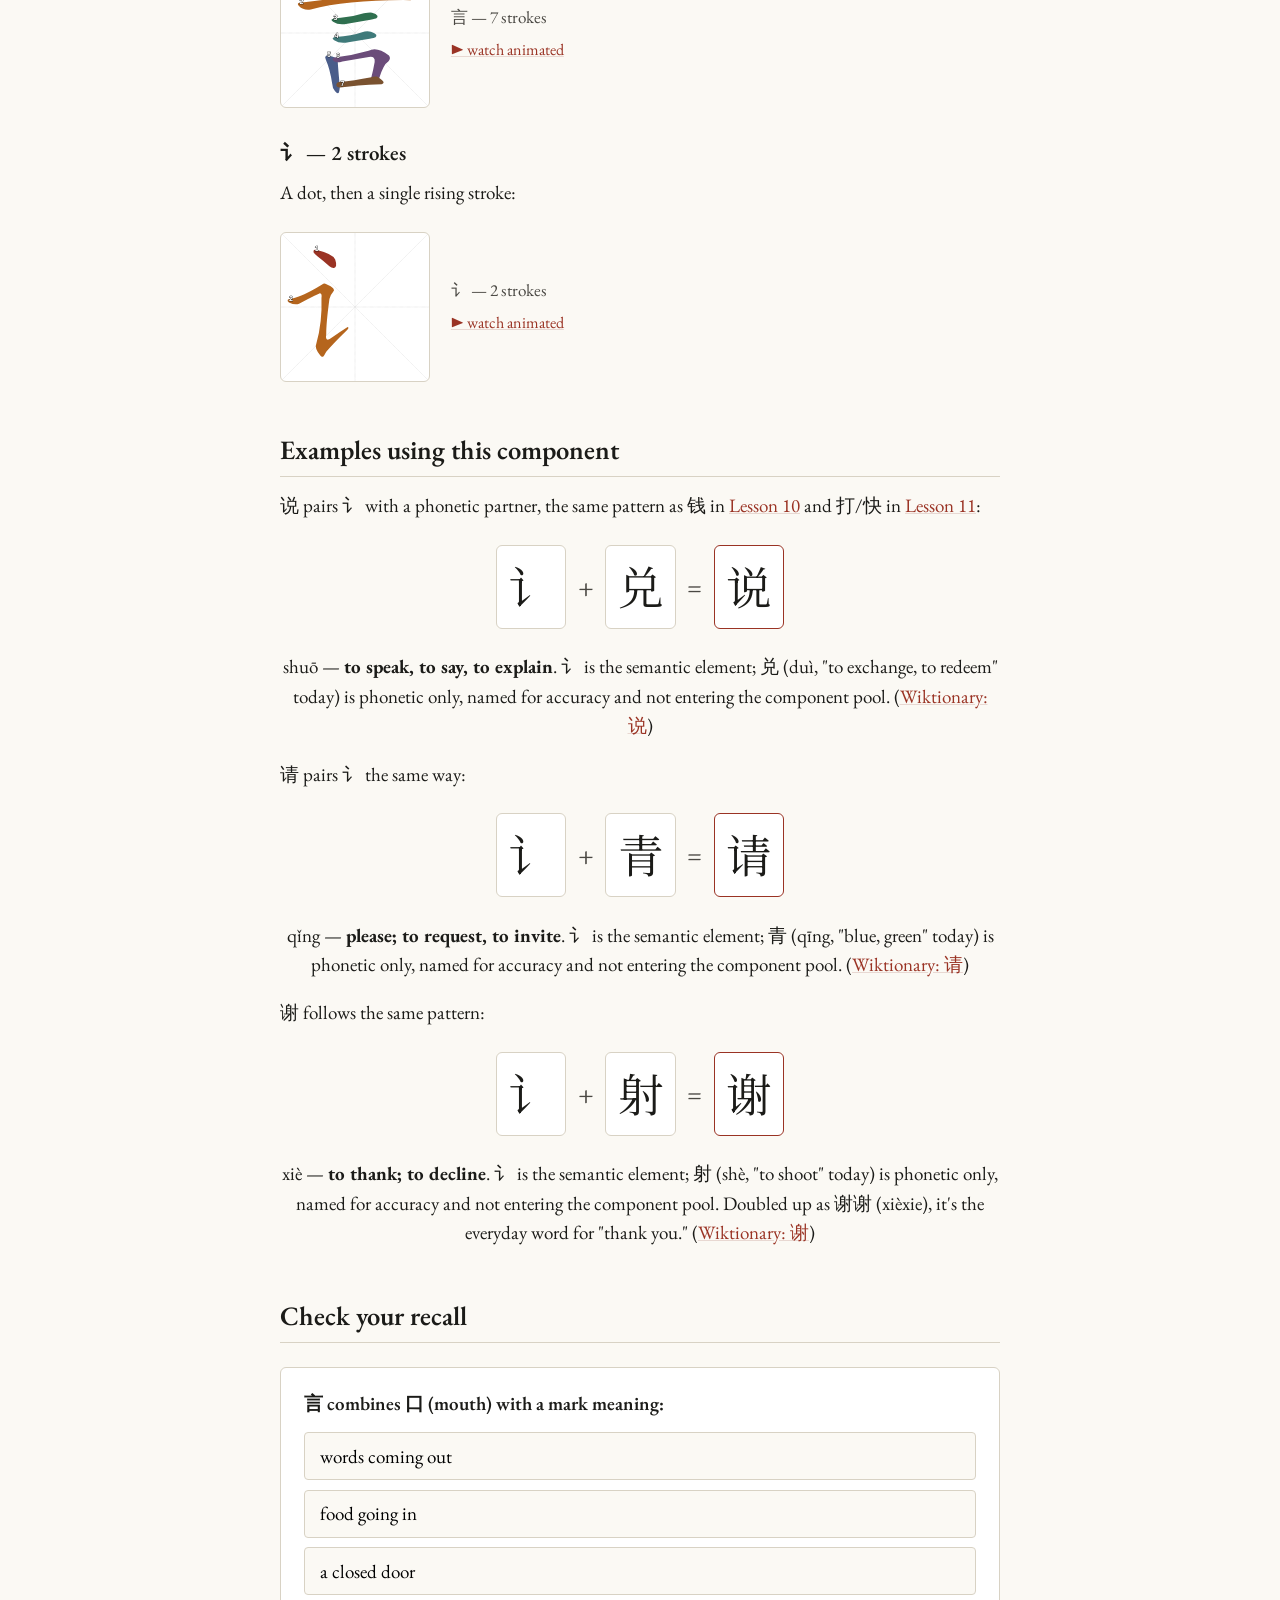
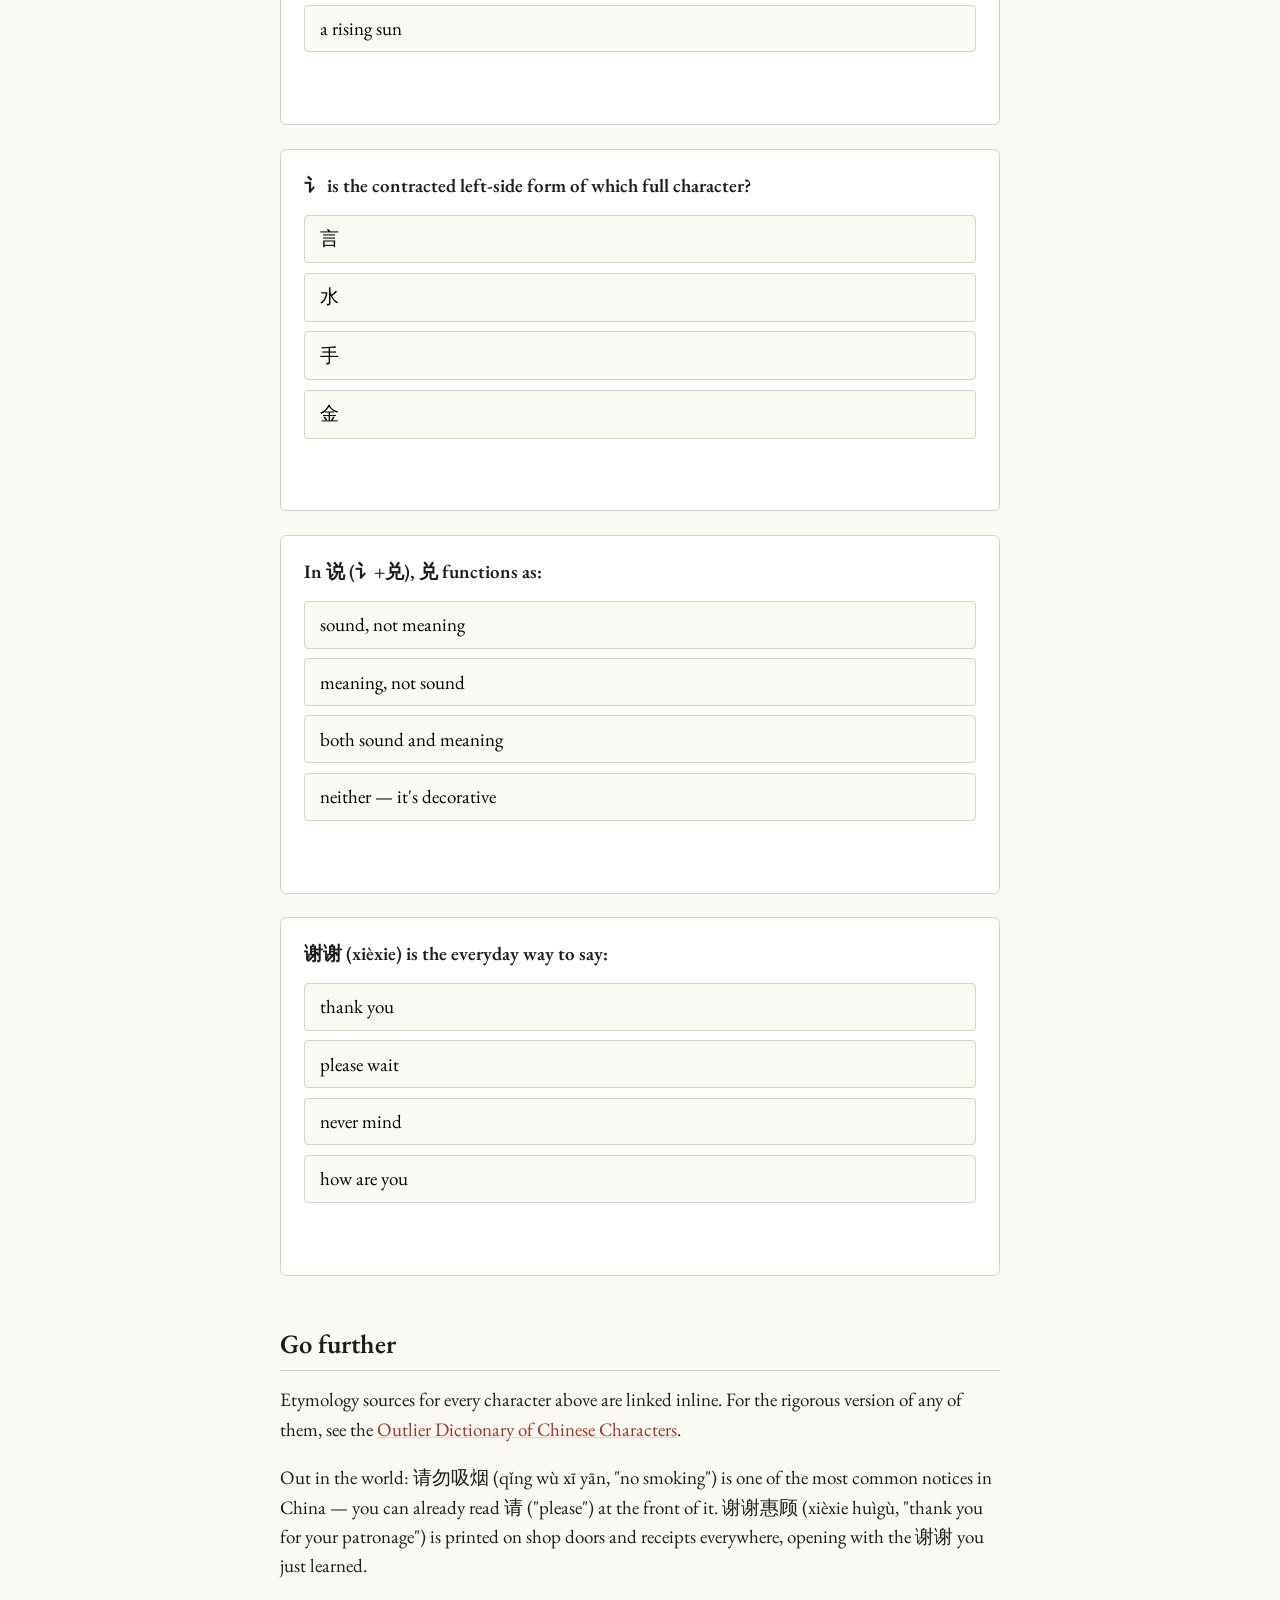
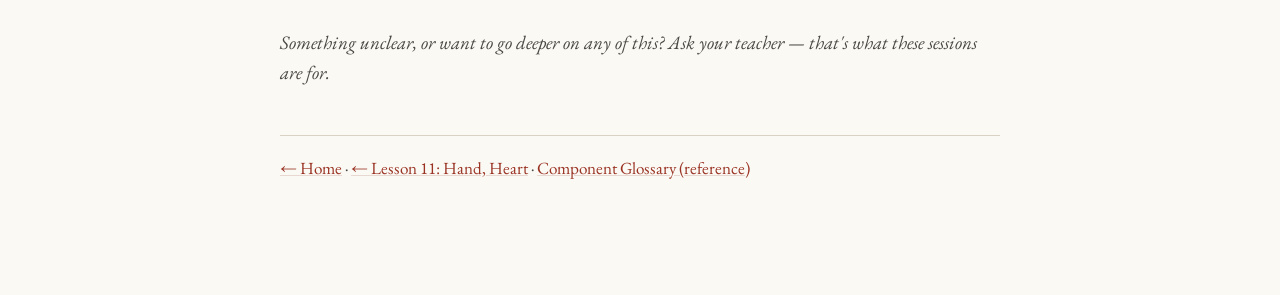
<file: public_html/lessons/0012-speech.html>
<!DOCTYPE html>
<html lang="en">
<head>
<meta charset="UTF-8">
  <meta name="viewport" content="width=device-width, initial-scale=1">
<title>Lesson 12 — Speech: 言 / 讠</title>
<link rel="stylesheet" href="../assets/style.css?v=2">
</head>
<body>
<div id="site-nav-root"></div>
<div class="page">

  <header class="lesson-header">
    <p class="kicker">Lesson 12 · Foundational Components</p>
    <h1>Speech: 言 / 讠</h1>
  </header>

  <p>言 sits inside almost every character about talking, asking, telling, and naming — one of the most productive semantic components in the script, on par with 手 and 心 from <a href="0011-hand-heart.html">Lesson 11</a>. Like those two, it contracts into a narrower left-side form when it combines with other pieces. Its full form also builds on a component you already know: 口 (mouth), from <a href="0001-foundational-components.html">Lesson 1</a>.</p>

  <h2>Your new component</h2>

  <div class="card-grid">
    <div class="char-card">
      <div class="glyph">言</div>
      <div class="variant">讠 (left side)</div>
      <div class="pinyin">yán</div>
      <div class="meaning">speech, words</div>
      <div class="strokes">7 strokes</div>
    </div>
  </div>

  <p>Quick recall — click the card to flip it:</p>
  <div class="card-grid">
    <div class="flashcard"><div class="front">言 / 讠</div><div class="back">yán — speech, words</div></div>
  </div>

  <div class="callout">
    <strong>言 is an ideogram built on 口.</strong> Wiktionary classifies 言 as 指事 (an ideogram, not a pure pictograph): it combines 口 (mouth, already known) with a mark above it indicating words or sound coming out. The exact shape of that upper mark shifted across the character's history, which is why it doesn't cleanly resolve into any other component you've learned — the reliable, sourced part of the story is "mouth, plus something coming out of it." (<a href="https://en.wiktionary.org/wiki/言">Wiktionary: 言</a>)
  </div>

  <div class="callout tip">
    <strong>言 becomes 讠 on the left side of a character.</strong> The same pattern flagged for 人→亻 and 水→氵 in <a href="0001-foundational-components.html">Lesson 1</a>, 金→钅 in <a href="0010-metal-shell-money.html">Lesson 10</a>, and 手→扌, 心→忄 in <a href="0011-hand-heart.html">Lesson 11</a>: same meaning, same component, a different shape reserved for the left-side position. 讠 is by far the more common of the two shapes in everyday text.
  </div>

  <h2>Stroke order</h2>

  <h3>言 — 7 strokes</h3>
  <p>A dot and two short horizontals form the top, then the frame closes like 口 at the bottom:</p>
  <div class="stroke-diagram">
    <img src="../assets/strokes/言.svg" alt="Stroke order diagram for 言, 7 strokes">
    <div class="stroke-meta">言 — 7 strokes<br><a class="stroke-watch" href="../assets/strokes-animated/言.svg" target="_blank" rel="noopener">▶ watch animated</a></div>
  </div>

  <h3>讠 — 2 strokes</h3>
  <p>A dot, then a single rising stroke:</p>
  <div class="stroke-diagram">
    <img src="../assets/strokes/讠.svg" alt="Stroke order diagram for 讠, 2 strokes">
    <div class="stroke-meta">讠 — 2 strokes<br><a class="stroke-watch" href="../assets/strokes-animated/讠.svg" target="_blank" rel="noopener">▶ watch animated</a></div>
  </div>

  <h2>Examples using this component</h2>

  <p>说 pairs 讠 with a phonetic partner, the same pattern as 钱 in <a href="0010-metal-shell-money.html">Lesson 10</a> and 打/快 in <a href="0011-hand-heart.html">Lesson 11</a>:</p>

  <div class="breakdown">
    <span class="piece">讠</span><span class="op">+</span><span class="piece">兑</span><span class="eq">=</span><span class="result">说</span>
  </div>
  <p style="text-align:center">shuō — <strong>to speak, to say, to explain</strong>. 讠 is the semantic element; 兑 (duì, "to exchange, to redeem" today) is phonetic only, named for accuracy and not entering the component pool. (<a href="https://en.wiktionary.org/wiki/说">Wiktionary: 说</a>)</p>

  <p>请 pairs 讠 the same way:</p>

  <div class="breakdown">
    <span class="piece">讠</span><span class="op">+</span><span class="piece">青</span><span class="eq">=</span><span class="result">请</span>
  </div>
  <p style="text-align:center">qǐng — <strong>please; to request, to invite</strong>. 讠 is the semantic element; 青 (qīng, "blue, green" today) is phonetic only, named for accuracy and not entering the component pool. (<a href="https://en.wiktionary.org/wiki/请">Wiktionary: 请</a>)</p>

  <p>谢 follows the same pattern:</p>

  <div class="breakdown">
    <span class="piece">讠</span><span class="op">+</span><span class="piece">射</span><span class="eq">=</span><span class="result">谢</span>
  </div>
  <p style="text-align:center">xiè — <strong>to thank; to decline</strong>. 讠 is the semantic element; 射 (shè, "to shoot" today) is phonetic only, named for accuracy and not entering the component pool. Doubled up as 谢谢 (xièxie), it's the everyday word for "thank you." (<a href="https://en.wiktionary.org/wiki/谢">Wiktionary: 谢</a>)</p>

  <h2>Check your recall</h2>

  <div class="quiz-mc" data-answer="1">
    <p class="quiz-question">言 combines 口 (mouth) with a mark meaning:</p>
    <div class="quiz-options">
      <button>words coming out</button>
      <button>food going in</button>
      <button>a closed door</button>
      <button>a rising sun</button>
    </div>
    <p class="quiz-feedback"></p>
  </div>

  <div class="quiz-mc" data-answer="1">
    <p class="quiz-question">讠 is the contracted left-side form of which full character?</p>
    <div class="quiz-options">
      <button>言</button>
      <button>水</button>
      <button>手</button>
      <button>金</button>
    </div>
    <p class="quiz-feedback"></p>
  </div>

  <div class="quiz-mc" data-answer="1">
    <p class="quiz-question">In 说 (讠+兑), 兑 functions as:</p>
    <div class="quiz-options">
      <button>sound, not meaning</button>
      <button>meaning, not sound</button>
      <button>both sound and meaning</button>
      <button>neither — it's decorative</button>
    </div>
    <p class="quiz-feedback"></p>
  </div>

  <div class="quiz-mc" data-answer="1">
    <p class="quiz-question">谢谢 (xièxie) is the everyday way to say:</p>
    <div class="quiz-options">
      <button>thank you</button>
      <button>please wait</button>
      <button>never mind</button>
      <button>how are you</button>
    </div>
    <p class="quiz-feedback"></p>
  </div>

  <h2>Go further</h2>
  <p>Etymology sources for every character above are linked inline. For the rigorous version of any of them, see the <a href="https://www.outlier-linguistics.com/products/outlier-dictionary-of-chinese-characters">Outlier Dictionary of Chinese Characters</a>.</p>

  <p>Out in the world: 请勿吸烟 (qǐng wù xī yān, "no smoking") is one of the most common notices in China — you can already read 请 ("please") at the front of it. 谢谢惠顾 (xièxie huìgù, "thank you for your patronage") is printed on shop doors and receipts everywhere, opening with the 谢谢 you just learned.</p>

  <p class="ask-teacher">Something unclear, or want to go deeper on any of this? Ask your teacher — that's what these sessions are for.</p>

  <nav class="lesson-nav">
    <a href="../index.html">← Home</a> ·
    <a href="0011-hand-heart.html">← Lesson 11: Hand, Heart</a> ·
    <a href="../reference/components-glossary.html">Component Glossary (reference)</a>
  </nav>

</div>
<script src="../assets/quiz.js?v=2"></script>
<script src="../assets/nav.js?v=2"></script>
</body>
</html>
</file>
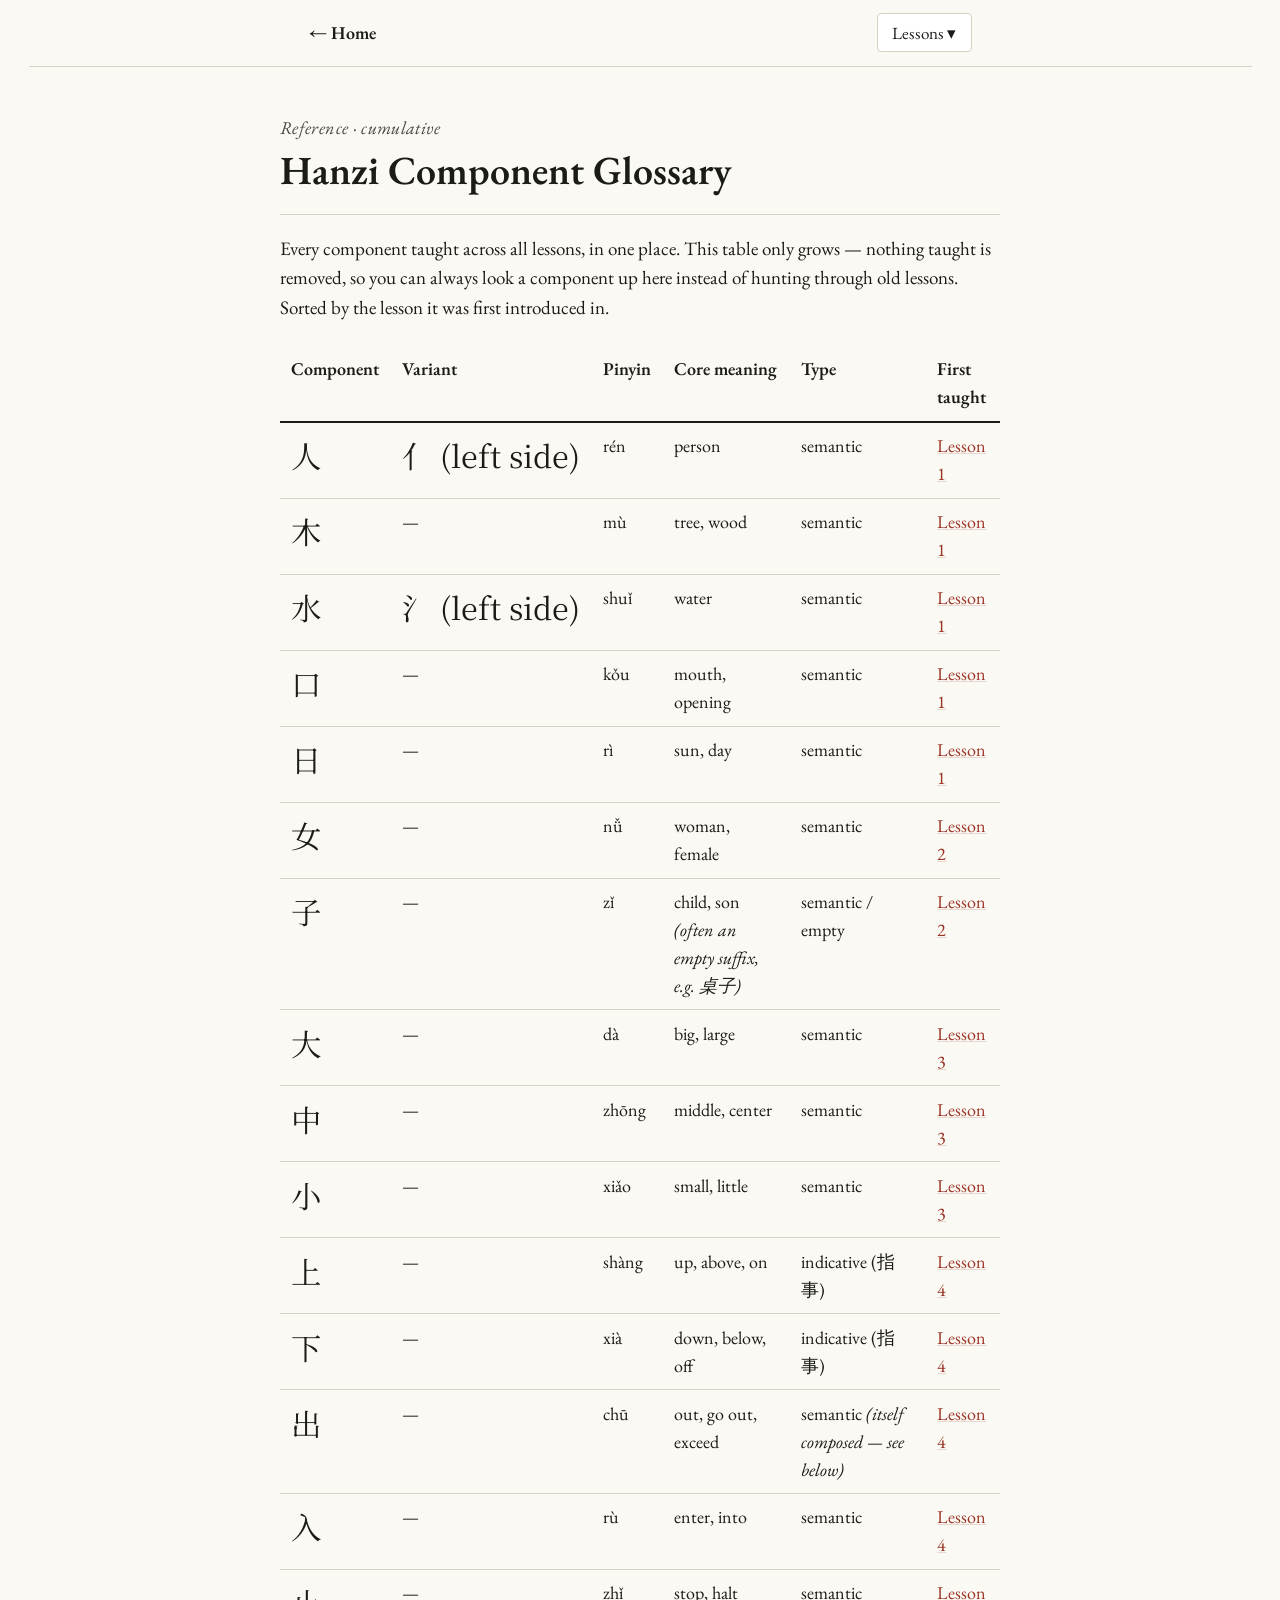
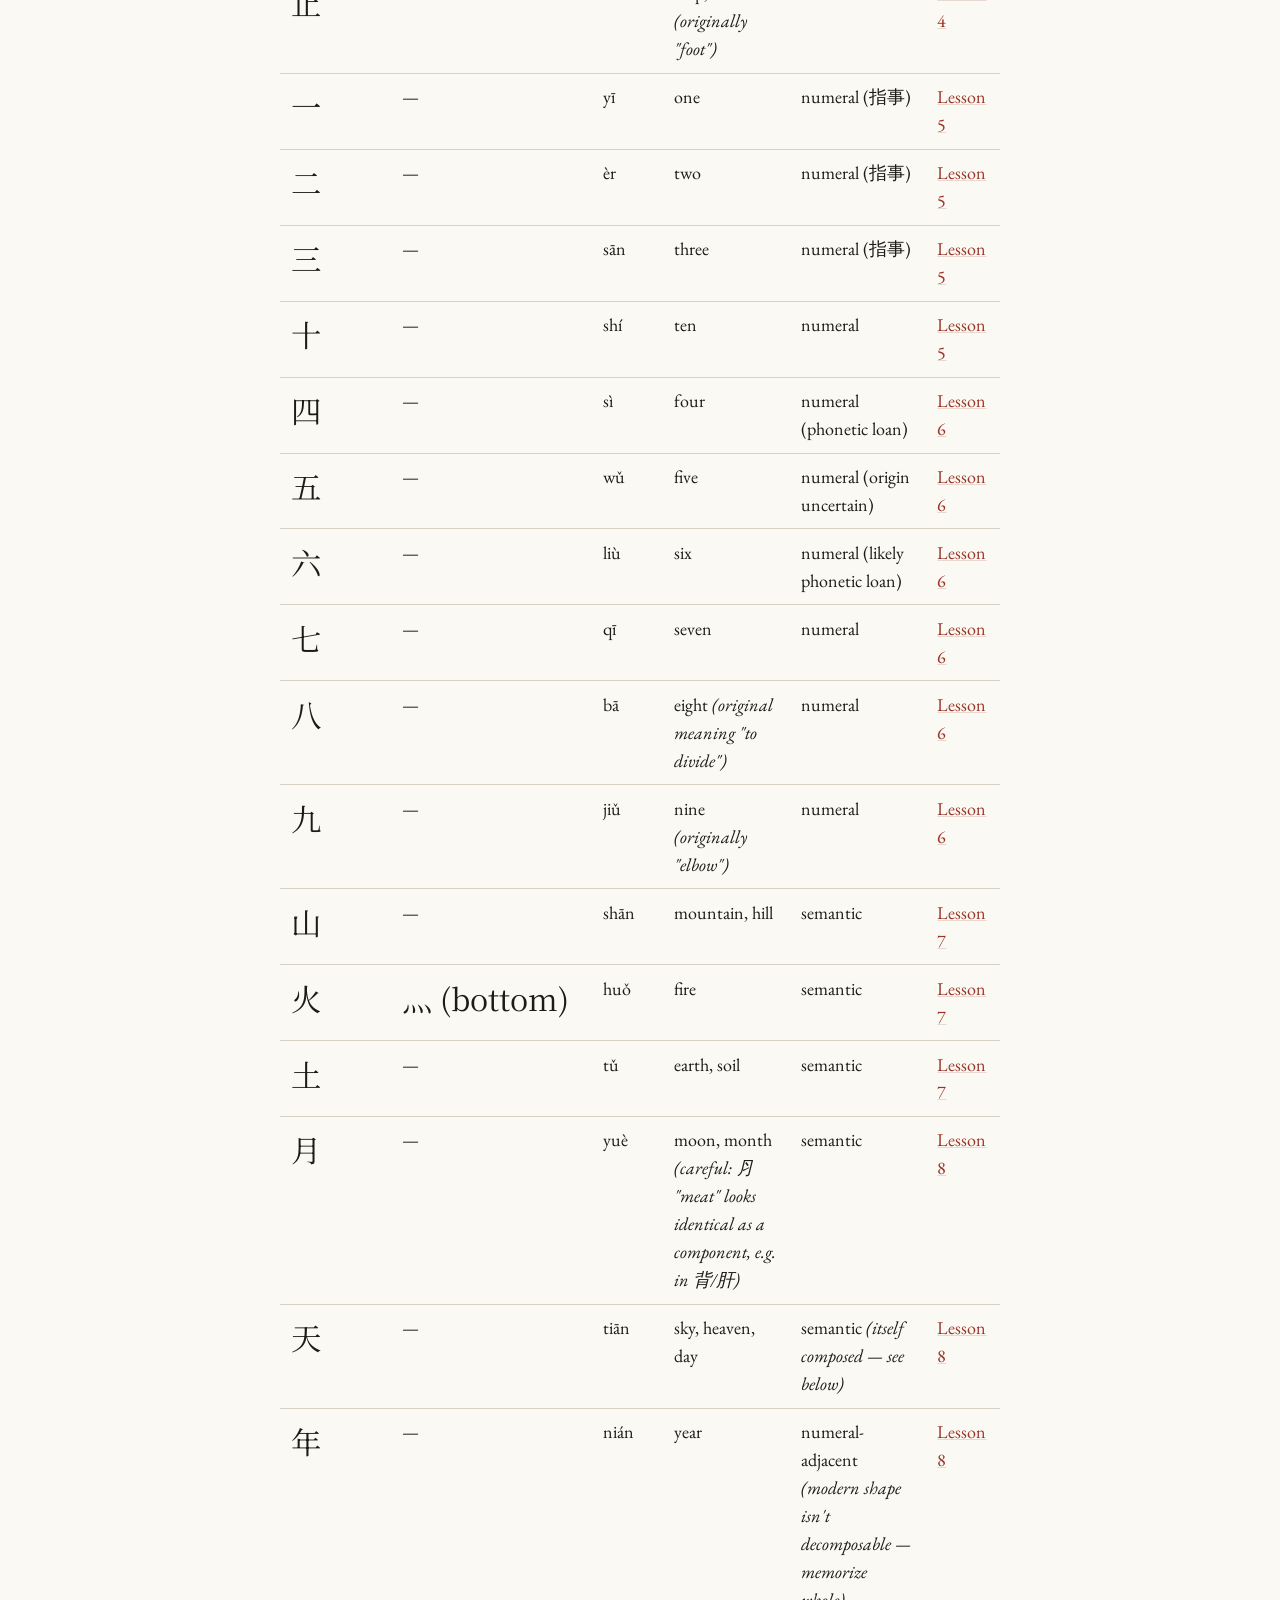
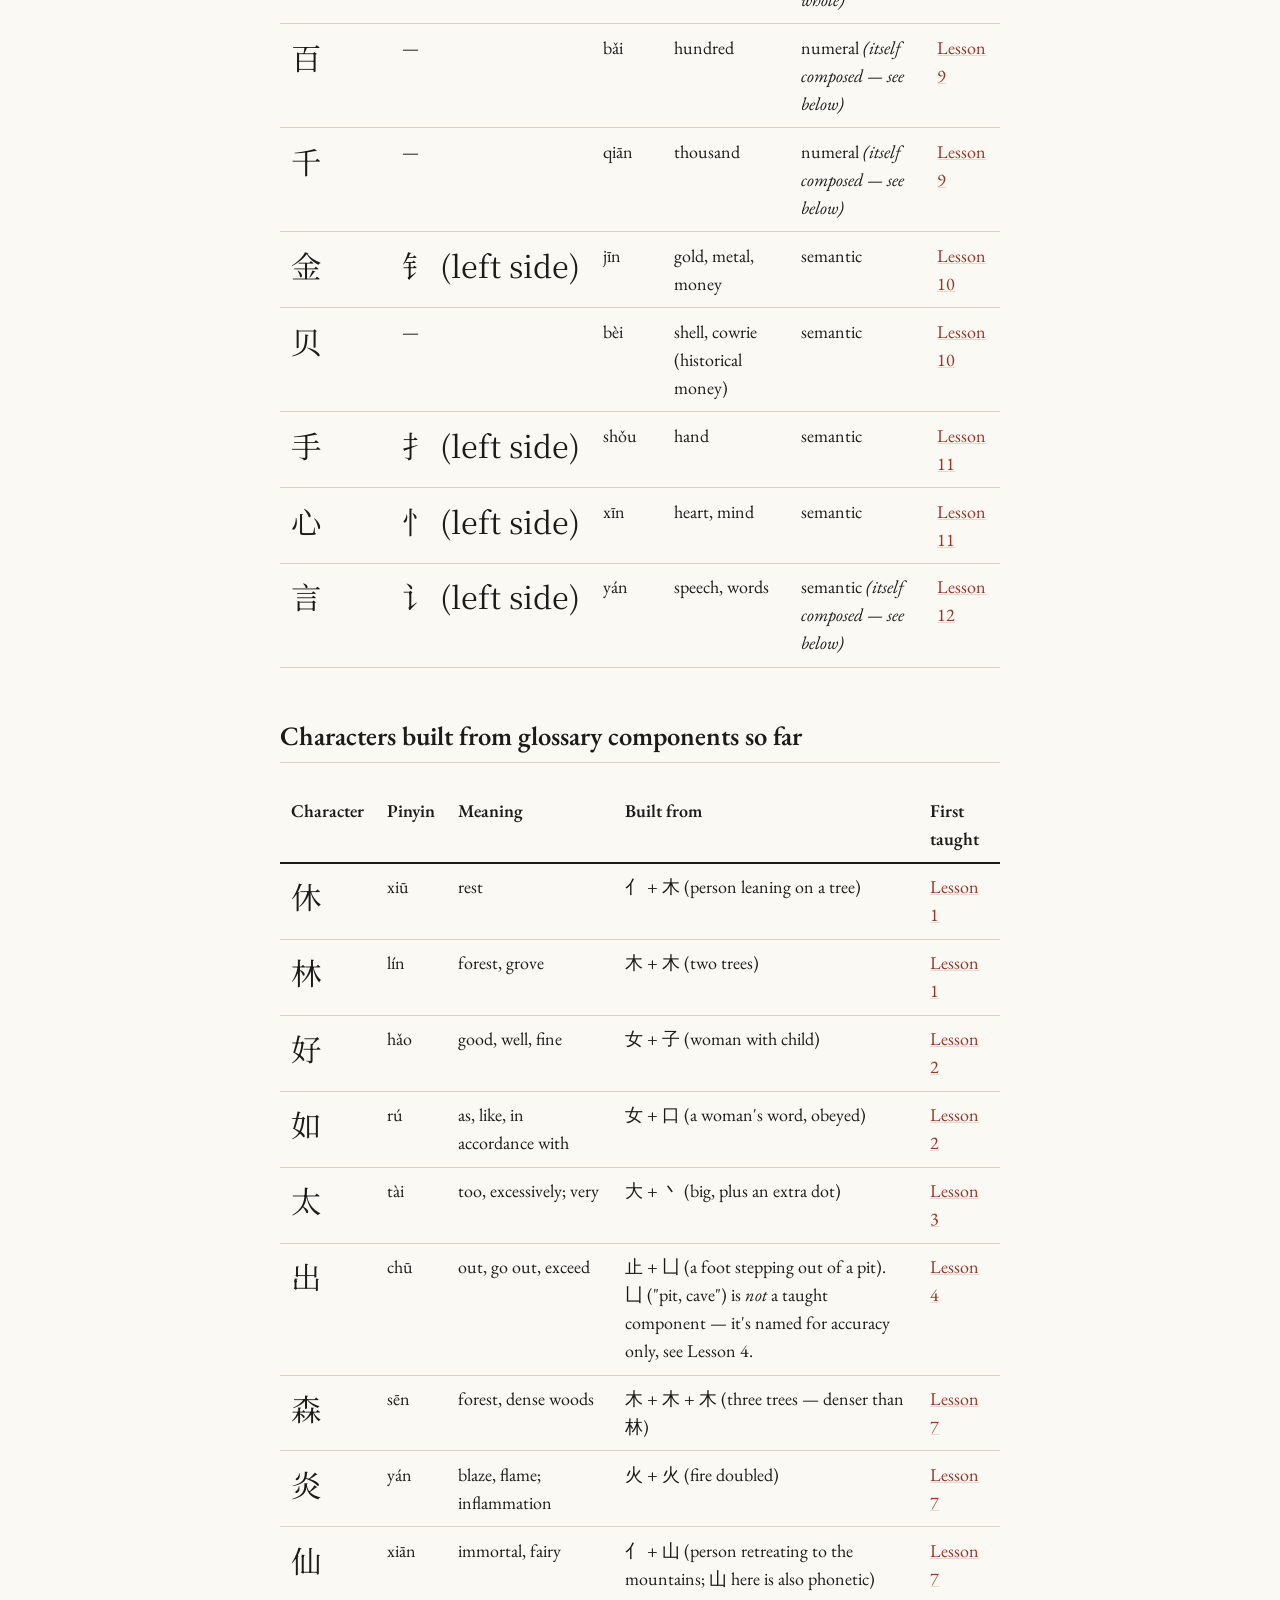
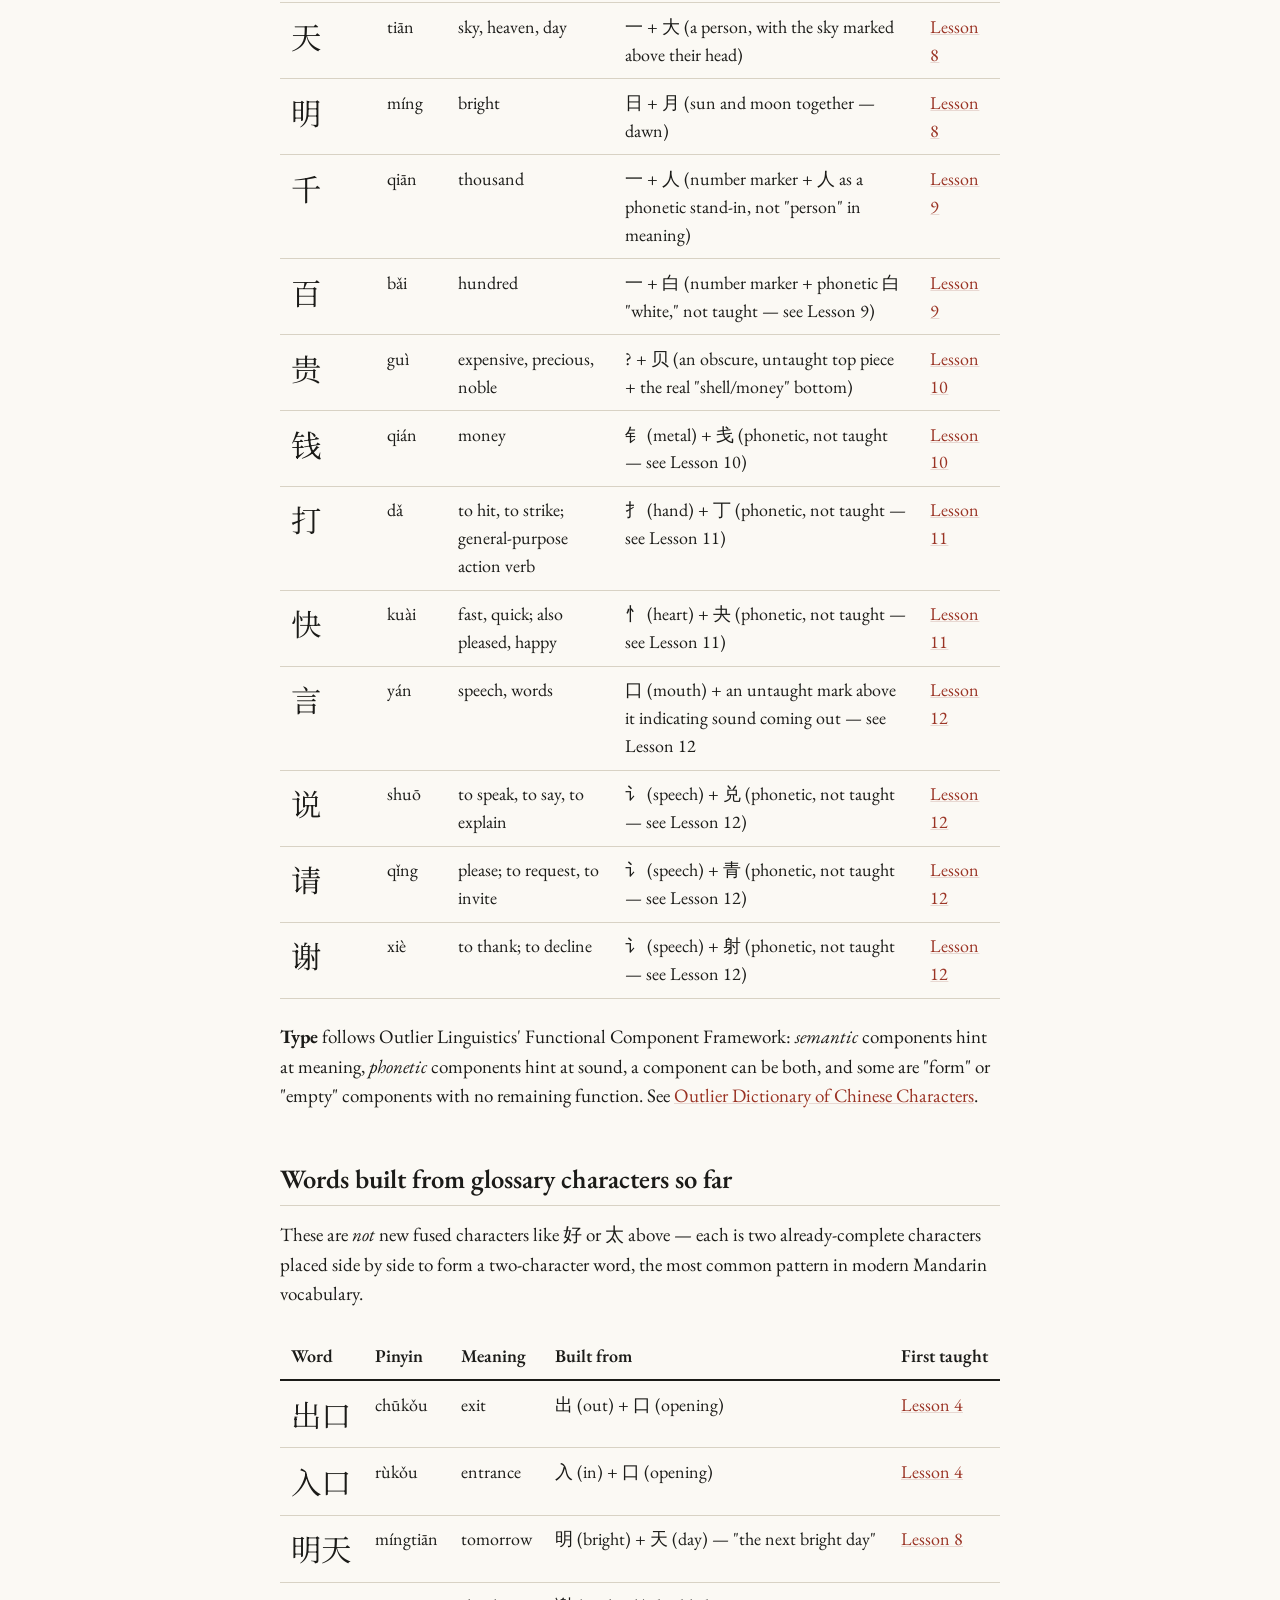
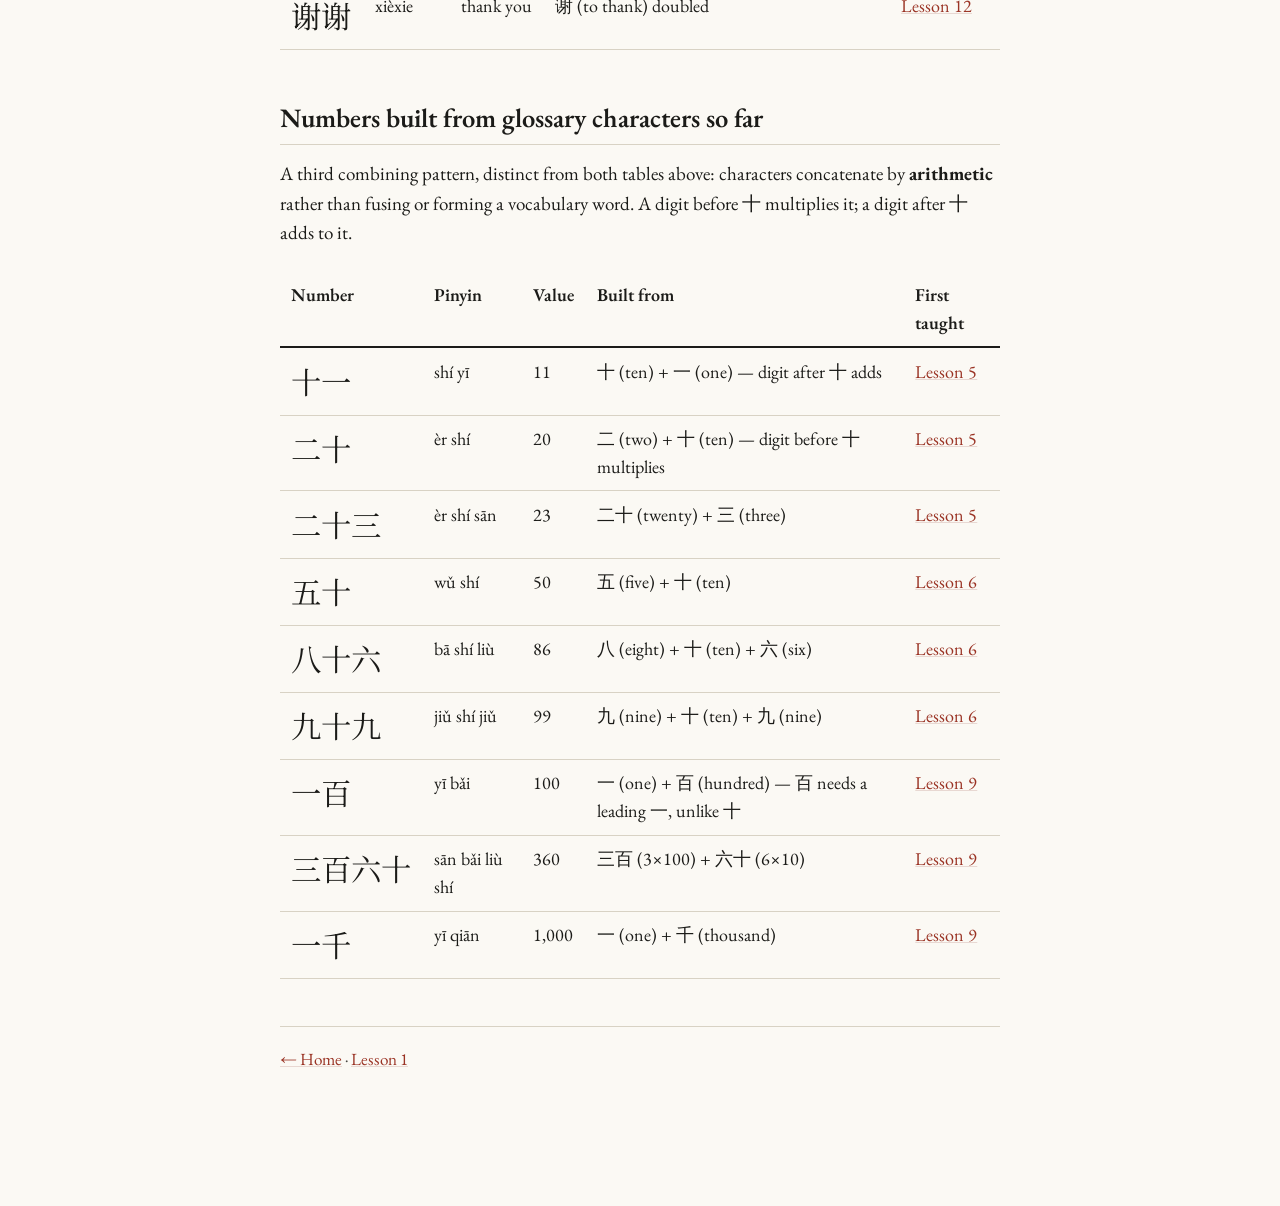
<file: public_html/reference/components-glossary.html>
<!DOCTYPE html>
<html lang="en">
<head>
<meta charset="UTF-8">
  <meta name="viewport" content="width=device-width, initial-scale=1">
<title>Hanzi Component Glossary — Reference</title>
<link rel="stylesheet" href="../assets/style.css?v=2">
</head>
<body>
<div id="site-nav-root"></div>
<div class="page">

  <header class="lesson-header">
    <p class="kicker">Reference · cumulative</p>
    <h1>Hanzi Component Glossary</h1>
  </header>

  <p>Every component taught across all lessons, in one place. This table only grows — nothing taught is removed, so you can always look a component up here instead of hunting through old lessons. Sorted by the lesson it was first introduced in.</p>

  <table class="ref-table">
    <thead>
      <tr>
        <th>Component</th>
        <th>Variant</th>
        <th>Pinyin</th>
        <th>Core meaning</th>
        <th>Type</th>
        <th>First taught</th>
      </tr>
    </thead>
    <tbody>
      <tr>
        <td class="glyph-cell">人</td>
        <td class="glyph-cell">亻 (left side)</td>
        <td>rén</td>
        <td>person</td>
        <td>semantic</td>
        <td><a href="../lessons/0001-foundational-components.html">Lesson 1</a></td>
      </tr>
      <tr>
        <td class="glyph-cell">木</td>
        <td>—</td>
        <td>mù</td>
        <td>tree, wood</td>
        <td>semantic</td>
        <td><a href="../lessons/0001-foundational-components.html">Lesson 1</a></td>
      </tr>
      <tr>
        <td class="glyph-cell">水</td>
        <td class="glyph-cell">氵 (left side)</td>
        <td>shuǐ</td>
        <td>water</td>
        <td>semantic</td>
        <td><a href="../lessons/0001-foundational-components.html">Lesson 1</a></td>
      </tr>
      <tr>
        <td class="glyph-cell">口</td>
        <td>—</td>
        <td>kǒu</td>
        <td>mouth, opening</td>
        <td>semantic</td>
        <td><a href="../lessons/0001-foundational-components.html">Lesson 1</a></td>
      </tr>
      <tr>
        <td class="glyph-cell">日</td>
        <td>—</td>
        <td>rì</td>
        <td>sun, day</td>
        <td>semantic</td>
        <td><a href="../lessons/0001-foundational-components.html">Lesson 1</a></td>
      </tr>
      <tr>
        <td class="glyph-cell">女</td>
        <td>—</td>
        <td>nǚ</td>
        <td>woman, female</td>
        <td>semantic</td>
        <td><a href="../lessons/0002-woman-and-child.html">Lesson 2</a></td>
      </tr>
      <tr>
        <td class="glyph-cell">子</td>
        <td>—</td>
        <td>zǐ</td>
        <td>child, son <em>(often an empty suffix, e.g. 桌子)</em></td>
        <td>semantic / empty</td>
        <td><a href="../lessons/0002-woman-and-child.html">Lesson 2</a></td>
      </tr>
      <tr>
        <td class="glyph-cell">大</td>
        <td>—</td>
        <td>dà</td>
        <td>big, large</td>
        <td>semantic</td>
        <td><a href="../lessons/0003-big-small-middle.html">Lesson 3</a></td>
      </tr>
      <tr>
        <td class="glyph-cell">中</td>
        <td>—</td>
        <td>zhōng</td>
        <td>middle, center</td>
        <td>semantic</td>
        <td><a href="../lessons/0003-big-small-middle.html">Lesson 3</a></td>
      </tr>
      <tr>
        <td class="glyph-cell">小</td>
        <td>—</td>
        <td>xiǎo</td>
        <td>small, little</td>
        <td>semantic</td>
        <td><a href="../lessons/0003-big-small-middle.html">Lesson 3</a></td>
      </tr>
      <tr>
        <td class="glyph-cell">上</td>
        <td>—</td>
        <td>shàng</td>
        <td>up, above, on</td>
        <td>indicative (指事)</td>
        <td><a href="../lessons/0004-up-down-out-in.html">Lesson 4</a></td>
      </tr>
      <tr>
        <td class="glyph-cell">下</td>
        <td>—</td>
        <td>xià</td>
        <td>down, below, off</td>
        <td>indicative (指事)</td>
        <td><a href="../lessons/0004-up-down-out-in.html">Lesson 4</a></td>
      </tr>
      <tr>
        <td class="glyph-cell">出</td>
        <td>—</td>
        <td>chū</td>
        <td>out, go out, exceed</td>
        <td>semantic <em>(itself composed — see below)</em></td>
        <td><a href="../lessons/0004-up-down-out-in.html">Lesson 4</a></td>
      </tr>
      <tr>
        <td class="glyph-cell">入</td>
        <td>—</td>
        <td>rù</td>
        <td>enter, into</td>
        <td>semantic</td>
        <td><a href="../lessons/0004-up-down-out-in.html">Lesson 4</a></td>
      </tr>
      <tr>
        <td class="glyph-cell">止</td>
        <td>—</td>
        <td>zhǐ</td>
        <td>stop, halt <em>(originally "foot")</em></td>
        <td>semantic</td>
        <td><a href="../lessons/0004-up-down-out-in.html">Lesson 4</a></td>
      </tr>
      <tr>
        <td class="glyph-cell">一</td>
        <td>—</td>
        <td>yī</td>
        <td>one</td>
        <td>numeral (指事)</td>
        <td><a href="../lessons/0005-counting-to-ten.html">Lesson 5</a></td>
      </tr>
      <tr>
        <td class="glyph-cell">二</td>
        <td>—</td>
        <td>èr</td>
        <td>two</td>
        <td>numeral (指事)</td>
        <td><a href="../lessons/0005-counting-to-ten.html">Lesson 5</a></td>
      </tr>
      <tr>
        <td class="glyph-cell">三</td>
        <td>—</td>
        <td>sān</td>
        <td>three</td>
        <td>numeral (指事)</td>
        <td><a href="../lessons/0005-counting-to-ten.html">Lesson 5</a></td>
      </tr>
      <tr>
        <td class="glyph-cell">十</td>
        <td>—</td>
        <td>shí</td>
        <td>ten</td>
        <td>numeral</td>
        <td><a href="../lessons/0005-counting-to-ten.html">Lesson 5</a></td>
      </tr>
      <tr>
        <td class="glyph-cell">四</td>
        <td>—</td>
        <td>sì</td>
        <td>four</td>
        <td>numeral (phonetic loan)</td>
        <td><a href="../lessons/0006-counting-completed.html">Lesson 6</a></td>
      </tr>
      <tr>
        <td class="glyph-cell">五</td>
        <td>—</td>
        <td>wǔ</td>
        <td>five</td>
        <td>numeral (origin uncertain)</td>
        <td><a href="../lessons/0006-counting-completed.html">Lesson 6</a></td>
      </tr>
      <tr>
        <td class="glyph-cell">六</td>
        <td>—</td>
        <td>liù</td>
        <td>six</td>
        <td>numeral (likely phonetic loan)</td>
        <td><a href="../lessons/0006-counting-completed.html">Lesson 6</a></td>
      </tr>
      <tr>
        <td class="glyph-cell">七</td>
        <td>—</td>
        <td>qī</td>
        <td>seven</td>
        <td>numeral</td>
        <td><a href="../lessons/0006-counting-completed.html">Lesson 6</a></td>
      </tr>
      <tr>
        <td class="glyph-cell">八</td>
        <td>—</td>
        <td>bā</td>
        <td>eight <em>(original meaning "to divide")</em></td>
        <td>numeral</td>
        <td><a href="../lessons/0006-counting-completed.html">Lesson 6</a></td>
      </tr>
      <tr>
        <td class="glyph-cell">九</td>
        <td>—</td>
        <td>jiǔ</td>
        <td>nine <em>(originally "elbow")</em></td>
        <td>numeral</td>
        <td><a href="../lessons/0006-counting-completed.html">Lesson 6</a></td>
      </tr>
      <tr>
        <td class="glyph-cell">山</td>
        <td>—</td>
        <td>shān</td>
        <td>mountain, hill</td>
        <td>semantic</td>
        <td><a href="../lessons/0007-mountain-fire-earth.html">Lesson 7</a></td>
      </tr>
      <tr>
        <td class="glyph-cell">火</td>
        <td class="glyph-cell">灬 (bottom)</td>
        <td>huǒ</td>
        <td>fire</td>
        <td>semantic</td>
        <td><a href="../lessons/0007-mountain-fire-earth.html">Lesson 7</a></td>
      </tr>
      <tr>
        <td class="glyph-cell">土</td>
        <td>—</td>
        <td>tǔ</td>
        <td>earth, soil</td>
        <td>semantic</td>
        <td><a href="../lessons/0007-mountain-fire-earth.html">Lesson 7</a></td>
      </tr>
      <tr>
        <td class="glyph-cell">月</td>
        <td>—</td>
        <td>yuè</td>
        <td>moon, month <em>(careful: ⺼ "meat" looks identical as a component, e.g. in 背/肝)</em></td>
        <td>semantic</td>
        <td><a href="../lessons/0008-moon-sky-year.html">Lesson 8</a></td>
      </tr>
      <tr>
        <td class="glyph-cell">天</td>
        <td>—</td>
        <td>tiān</td>
        <td>sky, heaven, day</td>
        <td>semantic <em>(itself composed — see below)</em></td>
        <td><a href="../lessons/0008-moon-sky-year.html">Lesson 8</a></td>
      </tr>
      <tr>
        <td class="glyph-cell">年</td>
        <td>—</td>
        <td>nián</td>
        <td>year</td>
        <td>numeral-adjacent <em>(modern shape isn't decomposable — memorize whole)</em></td>
        <td><a href="../lessons/0008-moon-sky-year.html">Lesson 8</a></td>
      </tr>
      <tr>
        <td class="glyph-cell">百</td>
        <td>—</td>
        <td>bǎi</td>
        <td>hundred</td>
        <td>numeral <em>(itself composed — see below)</em></td>
        <td><a href="../lessons/0009-hundred-thousand.html">Lesson 9</a></td>
      </tr>
      <tr>
        <td class="glyph-cell">千</td>
        <td>—</td>
        <td>qiān</td>
        <td>thousand</td>
        <td>numeral <em>(itself composed — see below)</em></td>
        <td><a href="../lessons/0009-hundred-thousand.html">Lesson 9</a></td>
      </tr>
      <tr>
        <td class="glyph-cell">金</td>
        <td class="glyph-cell">钅 (left side)</td>
        <td>jīn</td>
        <td>gold, metal, money</td>
        <td>semantic</td>
        <td><a href="../lessons/0010-metal-shell-money.html">Lesson 10</a></td>
      </tr>
      <tr>
        <td class="glyph-cell">贝</td>
        <td>—</td>
        <td>bèi</td>
        <td>shell, cowrie (historical money)</td>
        <td>semantic</td>
        <td><a href="../lessons/0010-metal-shell-money.html">Lesson 10</a></td>
      </tr>
      <tr>
        <td class="glyph-cell">手</td>
        <td class="glyph-cell">扌 (left side)</td>
        <td>shǒu</td>
        <td>hand</td>
        <td>semantic</td>
        <td><a href="../lessons/0011-hand-heart.html">Lesson 11</a></td>
      </tr>
      <tr>
        <td class="glyph-cell">心</td>
        <td class="glyph-cell">忄 (left side)</td>
        <td>xīn</td>
        <td>heart, mind</td>
        <td>semantic</td>
        <td><a href="../lessons/0011-hand-heart.html">Lesson 11</a></td>
      </tr>
      <tr>
        <td class="glyph-cell">言</td>
        <td class="glyph-cell">讠 (left side)</td>
        <td>yán</td>
        <td>speech, words</td>
        <td>semantic <em>(itself composed — see below)</em></td>
        <td><a href="../lessons/0012-speech.html">Lesson 12</a></td>
      </tr>
    </tbody>
  </table>

  <h2>Characters built from glossary components so far</h2>
  <table class="ref-table">
    <thead>
      <tr>
        <th>Character</th>
        <th>Pinyin</th>
        <th>Meaning</th>
        <th>Built from</th>
        <th>First taught</th>
      </tr>
    </thead>
    <tbody>
      <tr>
        <td class="glyph-cell">休</td>
        <td>xiū</td>
        <td>rest</td>
        <td>亻 + 木 (person leaning on a tree)</td>
        <td><a href="../lessons/0001-foundational-components.html">Lesson 1</a></td>
      </tr>
      <tr>
        <td class="glyph-cell">林</td>
        <td>lín</td>
        <td>forest, grove</td>
        <td>木 + 木 (two trees)</td>
        <td><a href="../lessons/0001-foundational-components.html">Lesson 1</a></td>
      </tr>
      <tr>
        <td class="glyph-cell">好</td>
        <td>hǎo</td>
        <td>good, well, fine</td>
        <td>女 + 子 (woman with child)</td>
        <td><a href="../lessons/0002-woman-and-child.html">Lesson 2</a></td>
      </tr>
      <tr>
        <td class="glyph-cell">如</td>
        <td>rú</td>
        <td>as, like, in accordance with</td>
        <td>女 + 口 (a woman's word, obeyed)</td>
        <td><a href="../lessons/0002-woman-and-child.html">Lesson 2</a></td>
      </tr>
      <tr>
        <td class="glyph-cell">太</td>
        <td>tài</td>
        <td>too, excessively; very</td>
        <td>大 + 丶 (big, plus an extra dot)</td>
        <td><a href="../lessons/0003-big-small-middle.html">Lesson 3</a></td>
      </tr>
      <tr>
        <td class="glyph-cell">出</td>
        <td>chū</td>
        <td>out, go out, exceed</td>
        <td>止 + 凵 (a foot stepping out of a pit). 凵 ("pit, cave") is <em>not</em> a taught component — it's named for accuracy only, see Lesson 4.</td>
        <td><a href="../lessons/0004-up-down-out-in.html">Lesson 4</a></td>
      </tr>
      <tr>
        <td class="glyph-cell">森</td>
        <td>sēn</td>
        <td>forest, dense woods</td>
        <td>木 + 木 + 木 (three trees — denser than 林)</td>
        <td><a href="../lessons/0007-mountain-fire-earth.html">Lesson 7</a></td>
      </tr>
      <tr>
        <td class="glyph-cell">炎</td>
        <td>yán</td>
        <td>blaze, flame; inflammation</td>
        <td>火 + 火 (fire doubled)</td>
        <td><a href="../lessons/0007-mountain-fire-earth.html">Lesson 7</a></td>
      </tr>
      <tr>
        <td class="glyph-cell">仙</td>
        <td>xiān</td>
        <td>immortal, fairy</td>
        <td>亻 + 山 (person retreating to the mountains; 山 here is also phonetic)</td>
        <td><a href="../lessons/0007-mountain-fire-earth.html">Lesson 7</a></td>
      </tr>
      <tr>
        <td class="glyph-cell">天</td>
        <td>tiān</td>
        <td>sky, heaven, day</td>
        <td>一 + 大 (a person, with the sky marked above their head)</td>
        <td><a href="../lessons/0008-moon-sky-year.html">Lesson 8</a></td>
      </tr>
      <tr>
        <td class="glyph-cell">明</td>
        <td>míng</td>
        <td>bright</td>
        <td>日 + 月 (sun and moon together — dawn)</td>
        <td><a href="../lessons/0008-moon-sky-year.html">Lesson 8</a></td>
      </tr>
      <tr>
        <td class="glyph-cell">千</td>
        <td>qiān</td>
        <td>thousand</td>
        <td>一 + 人 (number marker + 人 as a phonetic stand-in, not "person" in meaning)</td>
        <td><a href="../lessons/0009-hundred-thousand.html">Lesson 9</a></td>
      </tr>
      <tr>
        <td class="glyph-cell">百</td>
        <td>bǎi</td>
        <td>hundred</td>
        <td>一 + 白 (number marker + phonetic 白 "white," not taught — see Lesson 9)</td>
        <td><a href="../lessons/0009-hundred-thousand.html">Lesson 9</a></td>
      </tr>
      <tr>
        <td class="glyph-cell">贵</td>
        <td>guì</td>
        <td>expensive, precious, noble</td>
        <td>? + 贝 (an obscure, untaught top piece + the real "shell/money" bottom)</td>
        <td><a href="../lessons/0010-metal-shell-money.html">Lesson 10</a></td>
      </tr>
      <tr>
        <td class="glyph-cell">钱</td>
        <td>qián</td>
        <td>money</td>
        <td>钅 (metal) + 戋 (phonetic, not taught — see Lesson 10)</td>
        <td><a href="../lessons/0010-metal-shell-money.html">Lesson 10</a></td>
      </tr>
      <tr>
        <td class="glyph-cell">打</td>
        <td>dǎ</td>
        <td>to hit, to strike; general-purpose action verb</td>
        <td>扌 (hand) + 丁 (phonetic, not taught — see Lesson 11)</td>
        <td><a href="../lessons/0011-hand-heart.html">Lesson 11</a></td>
      </tr>
      <tr>
        <td class="glyph-cell">快</td>
        <td>kuài</td>
        <td>fast, quick; also pleased, happy</td>
        <td>忄 (heart) + 夬 (phonetic, not taught — see Lesson 11)</td>
        <td><a href="../lessons/0011-hand-heart.html">Lesson 11</a></td>
      </tr>
      <tr>
        <td class="glyph-cell">言</td>
        <td>yán</td>
        <td>speech, words</td>
        <td>口 (mouth) + an untaught mark above it indicating sound coming out — see Lesson 12</td>
        <td><a href="../lessons/0012-speech.html">Lesson 12</a></td>
      </tr>
      <tr>
        <td class="glyph-cell">说</td>
        <td>shuō</td>
        <td>to speak, to say, to explain</td>
        <td>讠 (speech) + 兑 (phonetic, not taught — see Lesson 12)</td>
        <td><a href="../lessons/0012-speech.html">Lesson 12</a></td>
      </tr>
      <tr>
        <td class="glyph-cell">请</td>
        <td>qǐng</td>
        <td>please; to request, to invite</td>
        <td>讠 (speech) + 青 (phonetic, not taught — see Lesson 12)</td>
        <td><a href="../lessons/0012-speech.html">Lesson 12</a></td>
      </tr>
      <tr>
        <td class="glyph-cell">谢</td>
        <td>xiè</td>
        <td>to thank; to decline</td>
        <td>讠 (speech) + 射 (phonetic, not taught — see Lesson 12)</td>
        <td><a href="../lessons/0012-speech.html">Lesson 12</a></td>
      </tr>
    </tbody>
  </table>

  <p><strong>Type</strong> follows Outlier Linguistics' Functional Component Framework: <em>semantic</em> components hint at meaning, <em>phonetic</em> components hint at sound, a component can be both, and some are "form" or "empty" components with no remaining function. See <a href="https://www.outlier-linguistics.com/products/outlier-dictionary-of-chinese-characters">Outlier Dictionary of Chinese Characters</a>.</p>

  <h2>Words built from glossary characters so far</h2>
  <p>These are <em>not</em> new fused characters like 好 or 太 above — each is two already-complete characters placed side by side to form a two-character word, the most common pattern in modern Mandarin vocabulary.</p>
  <table class="ref-table">
    <thead>
      <tr>
        <th>Word</th>
        <th>Pinyin</th>
        <th>Meaning</th>
        <th>Built from</th>
        <th>First taught</th>
      </tr>
    </thead>
    <tbody>
      <tr>
        <td class="glyph-cell">出口</td>
        <td>chūkǒu</td>
        <td>exit</td>
        <td>出 (out) + 口 (opening)</td>
        <td><a href="../lessons/0004-up-down-out-in.html">Lesson 4</a></td>
      </tr>
      <tr>
        <td class="glyph-cell">入口</td>
        <td>rùkǒu</td>
        <td>entrance</td>
        <td>入 (in) + 口 (opening)</td>
        <td><a href="../lessons/0004-up-down-out-in.html">Lesson 4</a></td>
      </tr>
      <tr>
        <td class="glyph-cell">明天</td>
        <td>míngtiān</td>
        <td>tomorrow</td>
        <td>明 (bright) + 天 (day) — "the next bright day"</td>
        <td><a href="../lessons/0008-moon-sky-year.html">Lesson 8</a></td>
      </tr>
      <tr>
        <td class="glyph-cell">谢谢</td>
        <td>xièxie</td>
        <td>thank you</td>
        <td>谢 (to thank) doubled</td>
        <td><a href="../lessons/0012-speech.html">Lesson 12</a></td>
      </tr>
    </tbody>
  </table>

  <h2>Numbers built from glossary characters so far</h2>
  <p>A third combining pattern, distinct from both tables above: characters concatenate by <strong>arithmetic</strong> rather than fusing or forming a vocabulary word. A digit before 十 multiplies it; a digit after 十 adds to it.</p>
  <table class="ref-table">
    <thead>
      <tr>
        <th>Number</th>
        <th>Pinyin</th>
        <th>Value</th>
        <th>Built from</th>
        <th>First taught</th>
      </tr>
    </thead>
    <tbody>
      <tr>
        <td class="glyph-cell">十一</td>
        <td>shí yī</td>
        <td>11</td>
        <td>十 (ten) + 一 (one) — digit after 十 adds</td>
        <td><a href="../lessons/0005-counting-to-ten.html">Lesson 5</a></td>
      </tr>
      <tr>
        <td class="glyph-cell">二十</td>
        <td>èr shí</td>
        <td>20</td>
        <td>二 (two) + 十 (ten) — digit before 十 multiplies</td>
        <td><a href="../lessons/0005-counting-to-ten.html">Lesson 5</a></td>
      </tr>
      <tr>
        <td class="glyph-cell">二十三</td>
        <td>èr shí sān</td>
        <td>23</td>
        <td>二十 (twenty) + 三 (three)</td>
        <td><a href="../lessons/0005-counting-to-ten.html">Lesson 5</a></td>
      </tr>
      <tr>
        <td class="glyph-cell">五十</td>
        <td>wǔ shí</td>
        <td>50</td>
        <td>五 (five) + 十 (ten)</td>
        <td><a href="../lessons/0006-counting-completed.html">Lesson 6</a></td>
      </tr>
      <tr>
        <td class="glyph-cell">八十六</td>
        <td>bā shí liù</td>
        <td>86</td>
        <td>八 (eight) + 十 (ten) + 六 (six)</td>
        <td><a href="../lessons/0006-counting-completed.html">Lesson 6</a></td>
      </tr>
      <tr>
        <td class="glyph-cell">九十九</td>
        <td>jiǔ shí jiǔ</td>
        <td>99</td>
        <td>九 (nine) + 十 (ten) + 九 (nine)</td>
        <td><a href="../lessons/0006-counting-completed.html">Lesson 6</a></td>
      </tr>
      <tr>
        <td class="glyph-cell">一百</td>
        <td>yī bǎi</td>
        <td>100</td>
        <td>一 (one) + 百 (hundred) — 百 needs a leading 一, unlike 十</td>
        <td><a href="../lessons/0009-hundred-thousand.html">Lesson 9</a></td>
      </tr>
      <tr>
        <td class="glyph-cell">三百六十</td>
        <td>sān bǎi liù shí</td>
        <td>360</td>
        <td>三百 (3×100) + 六十 (6×10)</td>
        <td><a href="../lessons/0009-hundred-thousand.html">Lesson 9</a></td>
      </tr>
      <tr>
        <td class="glyph-cell">一千</td>
        <td>yī qiān</td>
        <td>1,000</td>
        <td>一 (one) + 千 (thousand)</td>
        <td><a href="../lessons/0009-hundred-thousand.html">Lesson 9</a></td>
      </tr>
    </tbody>
  </table>

  <footer class="lesson-footer">
    <p><a href="../index.html">← Home</a> · <a href="../lessons/0001-foundational-components.html">Lesson 1</a></p>
  </footer>

</div>
<script src="../assets/nav.js?v=2"></script>
</body>
</html>
</file>
<file: public_html/assets/style.css>
/* Shared stylesheet for the Simplified Hanzi teaching workspace.
   Tufte-influenced: generous whitespace, restrained color, type does the work. */

@import url('https://fonts.googleapis.com/css2?family=Noto+Serif+SC:wght@400;500;700&family=EB+Garamond:ital,wght@0,400;0,600;1,400&display=swap');

:root {
  --paper: #fbf9f4;
  --ink: #1b1b18;
  --ink-soft: #4a4843;
  --rule: #d8d2c4;
  --accent: #9a3324;
  --accent-soft: #e8d8d2;
  --good: #2f6f4f;
  --good-soft: #dcebe2;
  --bad: #9a3324;
  --bad-soft: #f3ddd8;
  --card: #ffffff;
  --max-width: 720px;
}

* { box-sizing: border-box; }

html { font-size: 19px; }

body {
  margin: 0;
  padding: 0 1.5rem 6rem;
  background: var(--paper);
  color: var(--ink);
  font-family: 'EB Garamond', 'Iowan Old Style', Georgia, serif;
  line-height: 1.55;
}

.page {
  max-width: var(--max-width);
  margin: 0 auto;
}

header.lesson-header {
  padding-top: 2.5rem;
  margin-bottom: 1rem;
  border-bottom: 1px solid var(--rule);
}

header.lesson-header .kicker {
  font-family: 'EB Garamond', serif;
  font-style: italic;
  color: var(--ink-soft);
  font-size: 0.95rem;
  letter-spacing: 0.02em;
  margin: 0 0 0.25rem;
}

h1 {
  font-size: 2.1rem;
  font-weight: 600;
  margin: 0 0 1rem;
  line-height: 1.2;
}

h2 {
  font-size: 1.4rem;
  font-weight: 600;
  margin: 2.5rem 0 0.75rem;
  border-bottom: 1px solid var(--rule);
  padding-bottom: 0.3rem;
}

h3 {
  font-size: 1.1rem;
  font-weight: 600;
  margin: 1.5rem 0 0.5rem;
}

p { margin: 0 0 1rem; }

a { color: var(--accent); text-decoration: underline; text-decoration-color: var(--accent-soft); }
a:hover { text-decoration-color: var(--accent); }

.hanzi, .han {
  font-family: 'Noto Serif SC', 'Songti SC', 'PingFang SC', 'Microsoft YaHei', serif;
}

/* --- Component / character cards --- */

.card-grid {
  display: grid;
  grid-template-columns: repeat(auto-fit, minmax(130px, 1fr));
  gap: 0.9rem;
  margin: 1.5rem 0;
}

.char-card {
  background: var(--card);
  border: 1px solid var(--rule);
  border-radius: 6px;
  padding: 1rem 0.75rem;
  text-align: center;
}

.char-card .glyph {
  font-family: 'Noto Serif SC', 'Songti SC', serif;
  font-size: 3rem;
  line-height: 1;
  margin-bottom: 0.4rem;
}

.char-card .variant {
  font-size: 1.1rem;
  color: var(--ink-soft);
}

.char-card .pinyin {
  font-style: italic;
  color: var(--accent);
  margin: 0.3rem 0 0.1rem;
}

.char-card .meaning {
  font-size: 0.95rem;
}

.char-card .strokes {
  font-size: 0.8rem;
  color: var(--ink-soft);
  margin-top: 0.3rem;
}

/* --- Reference tables --- */

table.ref-table {
  width: 100%;
  border-collapse: collapse;
  margin: 1.25rem 0;
  font-size: 0.95rem;
}

table.ref-table th, table.ref-table td {
  border-bottom: 1px solid var(--rule);
  padding: 0.5rem 0.6rem;
  text-align: left;
  vertical-align: top;
}

table.ref-table th {
  font-weight: 600;
  border-bottom: 2px solid var(--ink);
}

table.ref-table .glyph-cell {
  font-family: 'Noto Serif SC', 'Songti SC', serif;
  font-size: 1.6rem;
  white-space: nowrap;
}

/* --- Breakdown diagram (component -> character) --- */

.breakdown {
  display: flex;
  align-items: center;
  gap: 0.6rem;
  justify-content: center;
  margin: 1.25rem 0;
  flex-wrap: wrap;
}

.breakdown .piece, .breakdown .result {
  font-family: 'Noto Serif SC', 'Songti SC', serif;
  font-size: 2.4rem;
  background: var(--card);
  border: 1px solid var(--rule);
  border-radius: 6px;
  padding: 0.3rem 0.6rem;
}

.breakdown .result {
  border-color: var(--accent);
}

.breakdown .op, .breakdown .eq {
  font-size: 1.4rem;
  color: var(--ink-soft);
}

/* --- Stroke order diagram (assets/strokes, assets/strokes-animated) --- */

.stroke-diagram {
  display: flex;
  align-items: center;
  gap: 1.1rem;
  margin: 1.25rem 0;
  flex-wrap: wrap;
}

.stroke-diagram img {
  width: 150px;
  height: 150px;
  background: var(--card);
  border: 1px solid var(--rule);
  border-radius: 6px;
}

.stroke-diagram .stroke-meta {
  font-size: 0.9rem;
  color: var(--ink-soft);
}

.stroke-diagram .stroke-watch {
  display: inline-block;
  margin-top: 0.35rem;
  font-size: 0.85rem;
}


/* --- Sidenote (Tufte-style margin note, falls back inline on narrow viewports) --- */

.sidenote {
  font-size: 0.85rem;
  color: var(--ink-soft);
  border-left: 2px solid var(--rule);
  padding-left: 0.8rem;
  margin: 1rem 0;
}

/* --- Callouts --- */

.callout {
  background: var(--card);
  border: 1px solid var(--rule);
  border-left: 4px solid var(--accent);
  border-radius: 4px;
  padding: 0.9rem 1.1rem;
  margin: 1.25rem 0;
  font-size: 0.97rem;
}

.callout.tip { border-left-color: var(--good); }

/* --- Flashcards (assets/quiz.js) --- */

.flashcard {
  background: var(--card);
  border: 1px solid var(--rule);
  border-radius: 6px;
  padding: 1.5rem 1rem;
  text-align: center;
  cursor: pointer;
  user-select: none;
  margin: 0.75rem 0;
}

.flashcard .front {
  font-family: 'Noto Serif SC', 'Songti SC', serif;
  font-size: 2.6rem;
}

.flashcard .back {
  display: none;
  margin-top: 0.6rem;
  color: var(--ink-soft);
  font-size: 0.95rem;
}

.flashcard.revealed .back { display: block; }

.flashcard .hint {
  font-size: 0.8rem;
  color: var(--ink-soft);
  margin-top: 0.5rem;
}

/* --- Multiple choice quiz --- */

.quiz-mc {
  background: var(--card);
  border: 1px solid var(--rule);
  border-radius: 6px;
  padding: 1.1rem 1.2rem;
  margin: 1.25rem 0;
}

.quiz-mc .quiz-question {
  font-weight: 600;
  margin-bottom: 0.75rem;
}

.quiz-mc .quiz-options {
  display: flex;
  flex-direction: column;
  gap: 0.5rem;
}

.quiz-mc .quiz-options button {
  font-family: inherit;
  font-size: 1rem;
  text-align: left;
  background: var(--paper);
  border: 1px solid var(--rule);
  border-radius: 4px;
  padding: 0.55rem 0.8rem;
  cursor: pointer;
}

.quiz-mc .quiz-options button:hover { border-color: var(--ink-soft); }

.quiz-mc .quiz-options button.correct {
  background: var(--good-soft);
  border-color: var(--good);
}

.quiz-mc .quiz-options button.incorrect {
  background: var(--bad-soft);
  border-color: var(--bad);
}

.quiz-mc .quiz-options button:disabled { cursor: default; }

.quiz-mc .quiz-feedback {
  margin-top: 0.6rem;
  font-size: 0.9rem;
  min-height: 1.2em;
}

/* --- Site header (assets/nav.js): home link + lessons dropdown --- */

header.site-nav {
  position: sticky;
  top: 0;
  z-index: 20;
  background: var(--paper);
  border-bottom: 1px solid var(--rule);
}

.site-nav-inner {
  max-width: var(--max-width);
  margin: 0 auto;
  padding: 0.7rem 1.5rem;
  display: flex;
  align-items: center;
  justify-content: space-between;
  position: relative;
}

.site-nav-home {
  font-weight: 600;
  font-size: 0.95rem;
  text-decoration: none;
  color: var(--ink);
}

.site-nav-home:hover { color: var(--accent); }

.site-nav-toggle {
  font-family: inherit;
  font-size: 0.9rem;
  background: var(--card);
  border: 1px solid var(--rule);
  border-radius: 4px;
  padding: 0.4rem 0.75rem;
  cursor: pointer;
  color: var(--ink);
}

.site-nav-toggle:hover { border-color: var(--ink-soft); }

.site-nav-toggle[aria-expanded="true"] { border-color: var(--accent); color: var(--accent); }

.site-nav-menu {
  list-style: none;
  margin: 0;
  padding: 0.4rem;
  position: absolute;
  right: 1.5rem;
  top: calc(100% + 0.4rem);
  background: var(--card);
  border: 1px solid var(--rule);
  border-radius: 6px;
  box-shadow: 0 6px 18px rgba(0, 0, 0, 0.1);
  min-width: 260px;
  max-height: 70vh;
  overflow-y: auto;
  display: none;
}

.site-nav-menu.open { display: block; }

.site-nav-menu a {
  display: flex;
  align-items: baseline;
  gap: 0.6rem;
  padding: 0.5rem 0.6rem;
  text-decoration: none;
  color: inherit;
  border-radius: 4px;
  font-size: 0.92rem;
}

.site-nav-menu a:hover { background: var(--accent-soft); }

.site-nav-menu a.current { color: var(--accent); font-weight: 600; }

.site-nav-menu .menu-num {
  font-size: 0.75rem;
  color: var(--ink-soft);
  min-width: 2.4rem;
}

.site-nav-menu .menu-glyphs {
  font-family: 'Noto Serif SC', 'Songti SC', serif;
  color: var(--accent);
  min-width: 4.5rem;
}

.site-nav-menu .menu-divider {
  margin: 0.4rem 0.2rem;
  border: none;
  border-top: 1px solid var(--rule);
}

@media (max-width: 520px) {
  .site-nav-menu { right: 1rem; min-width: 220px; }
}

/* --- Nav / footer --- */

nav.lesson-nav, footer.lesson-footer {
  margin-top: 2.5rem;
  padding-top: 1rem;
  border-top: 1px solid var(--rule);
  font-size: 0.9rem;
  color: var(--ink-soft);
}

.ask-teacher {
  margin-top: 2.5rem;
  font-style: italic;
  color: var(--ink-soft);
}

@media print {
  body { background: #fff; padding: 0; }
  .quiz-mc, .flashcard, nav.lesson-nav, .ask-teacher, header.site-nav { display: none; }
  a { color: var(--ink); text-decoration: none; }
}
</file>
